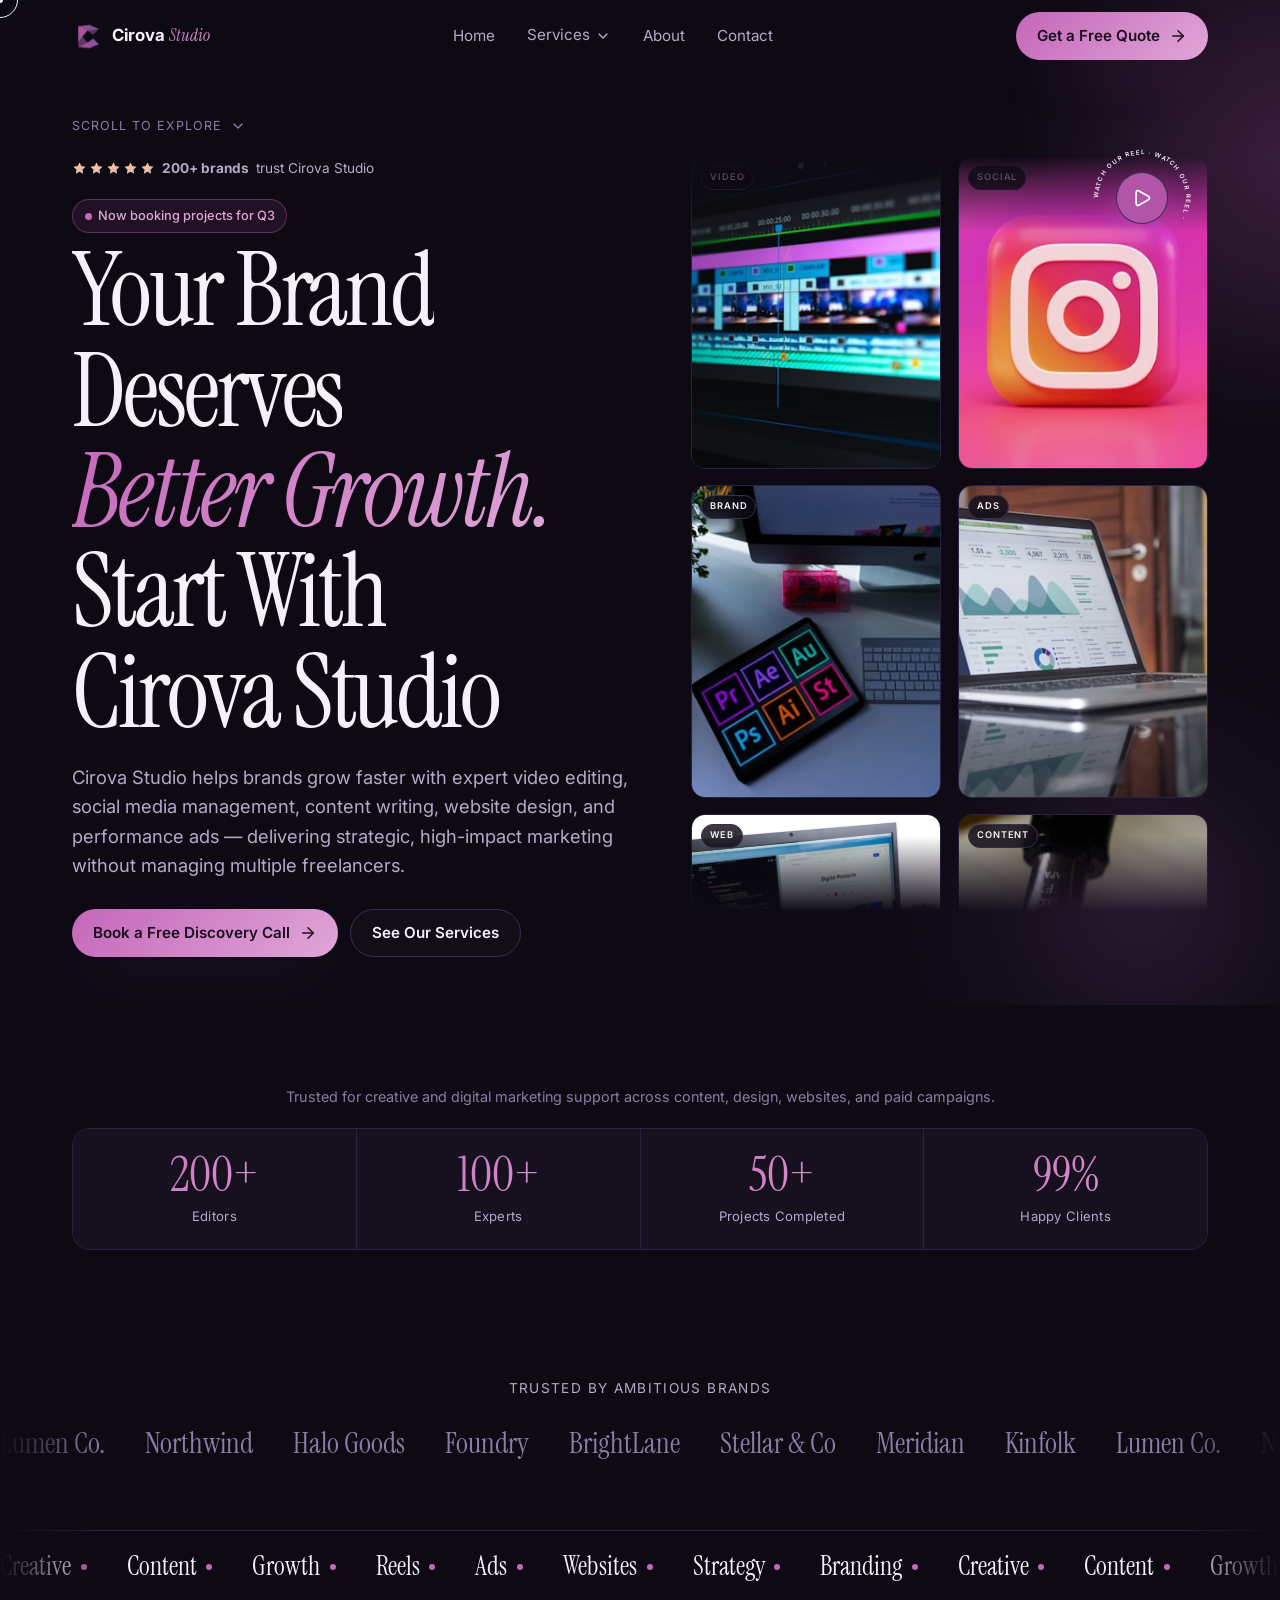
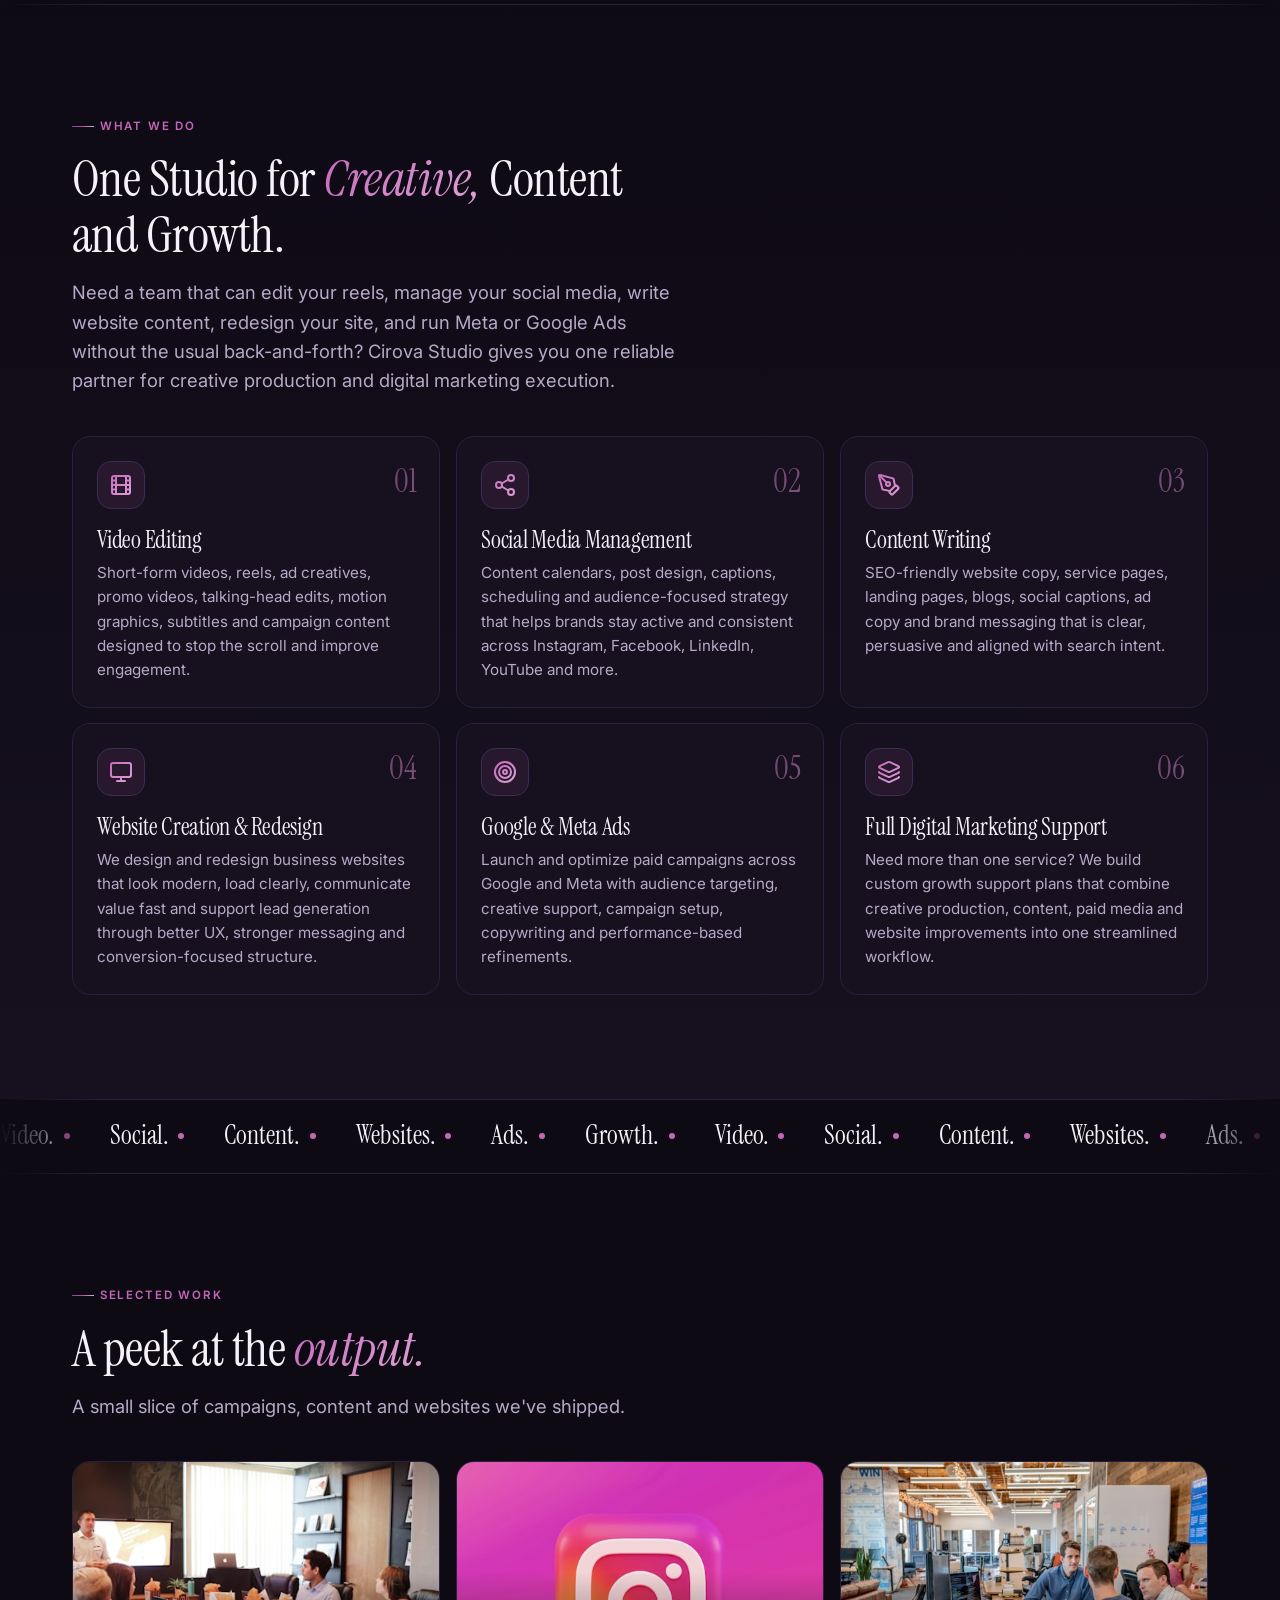
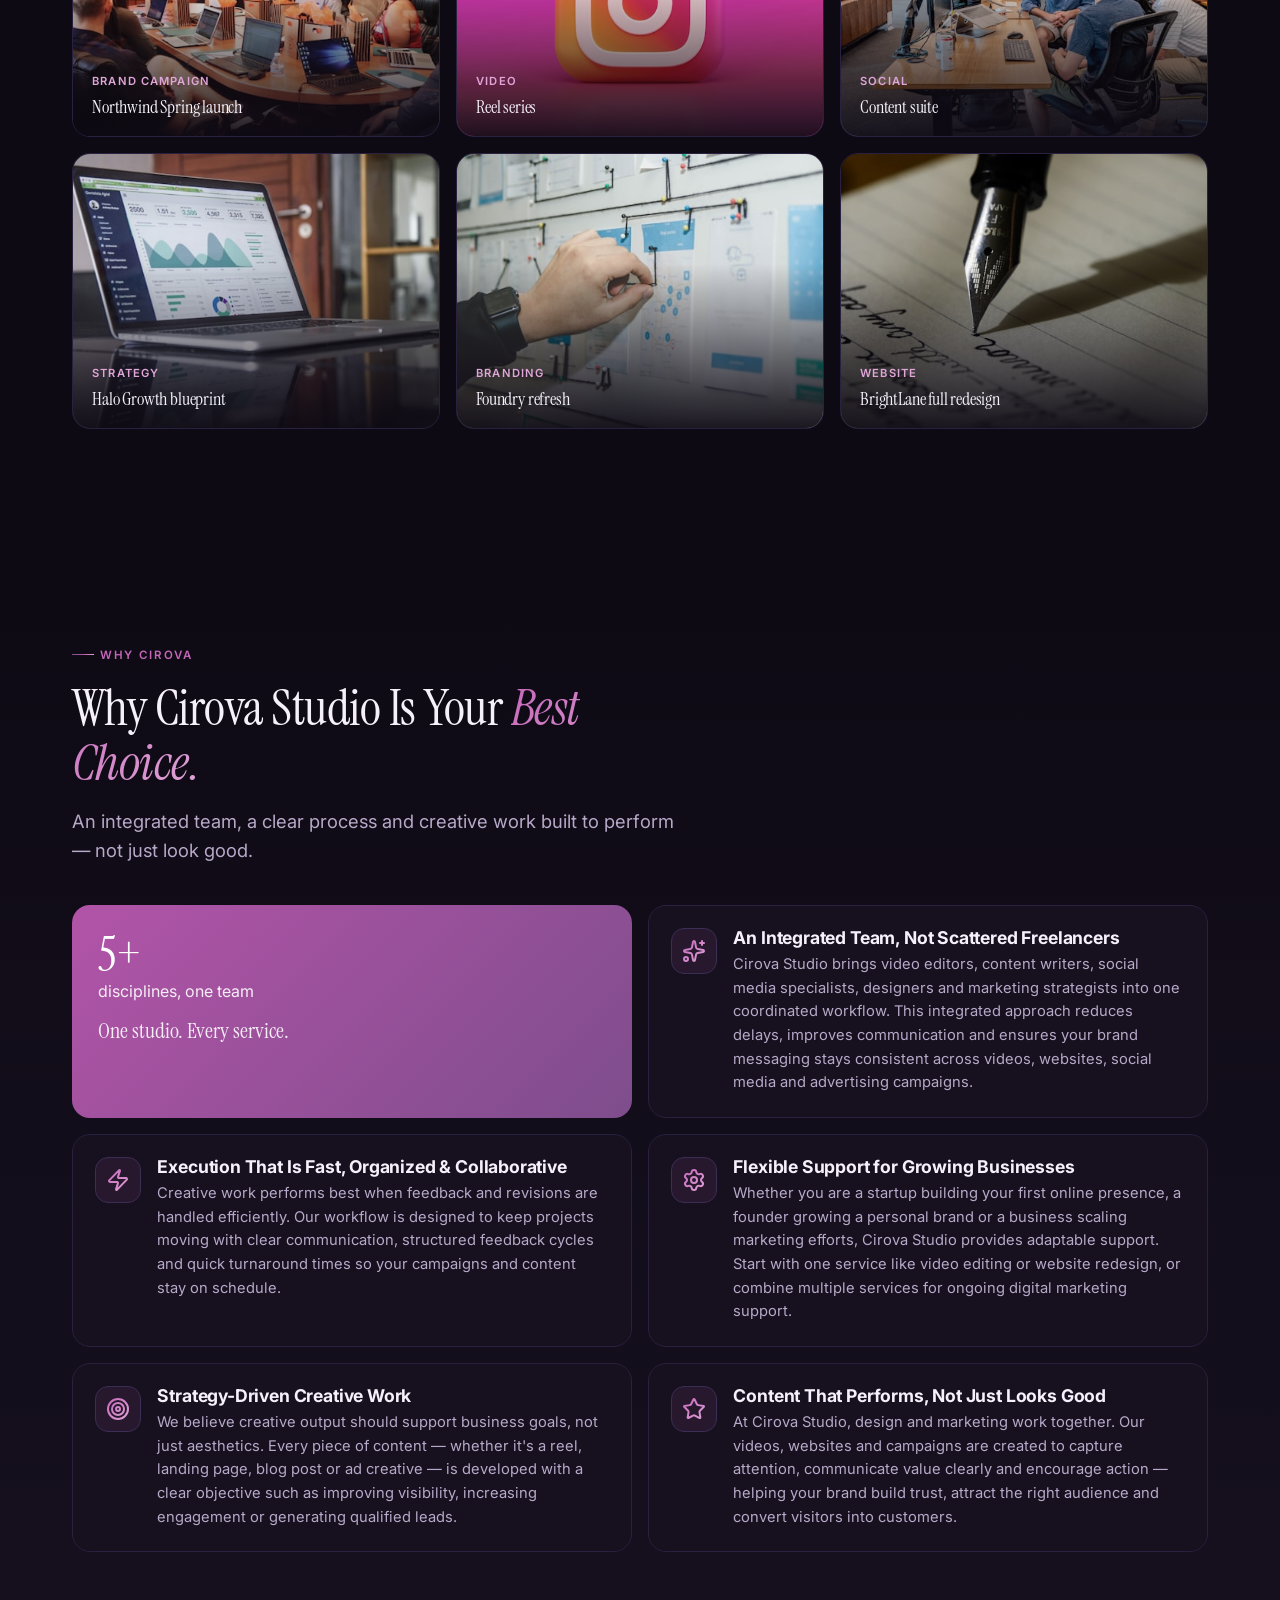
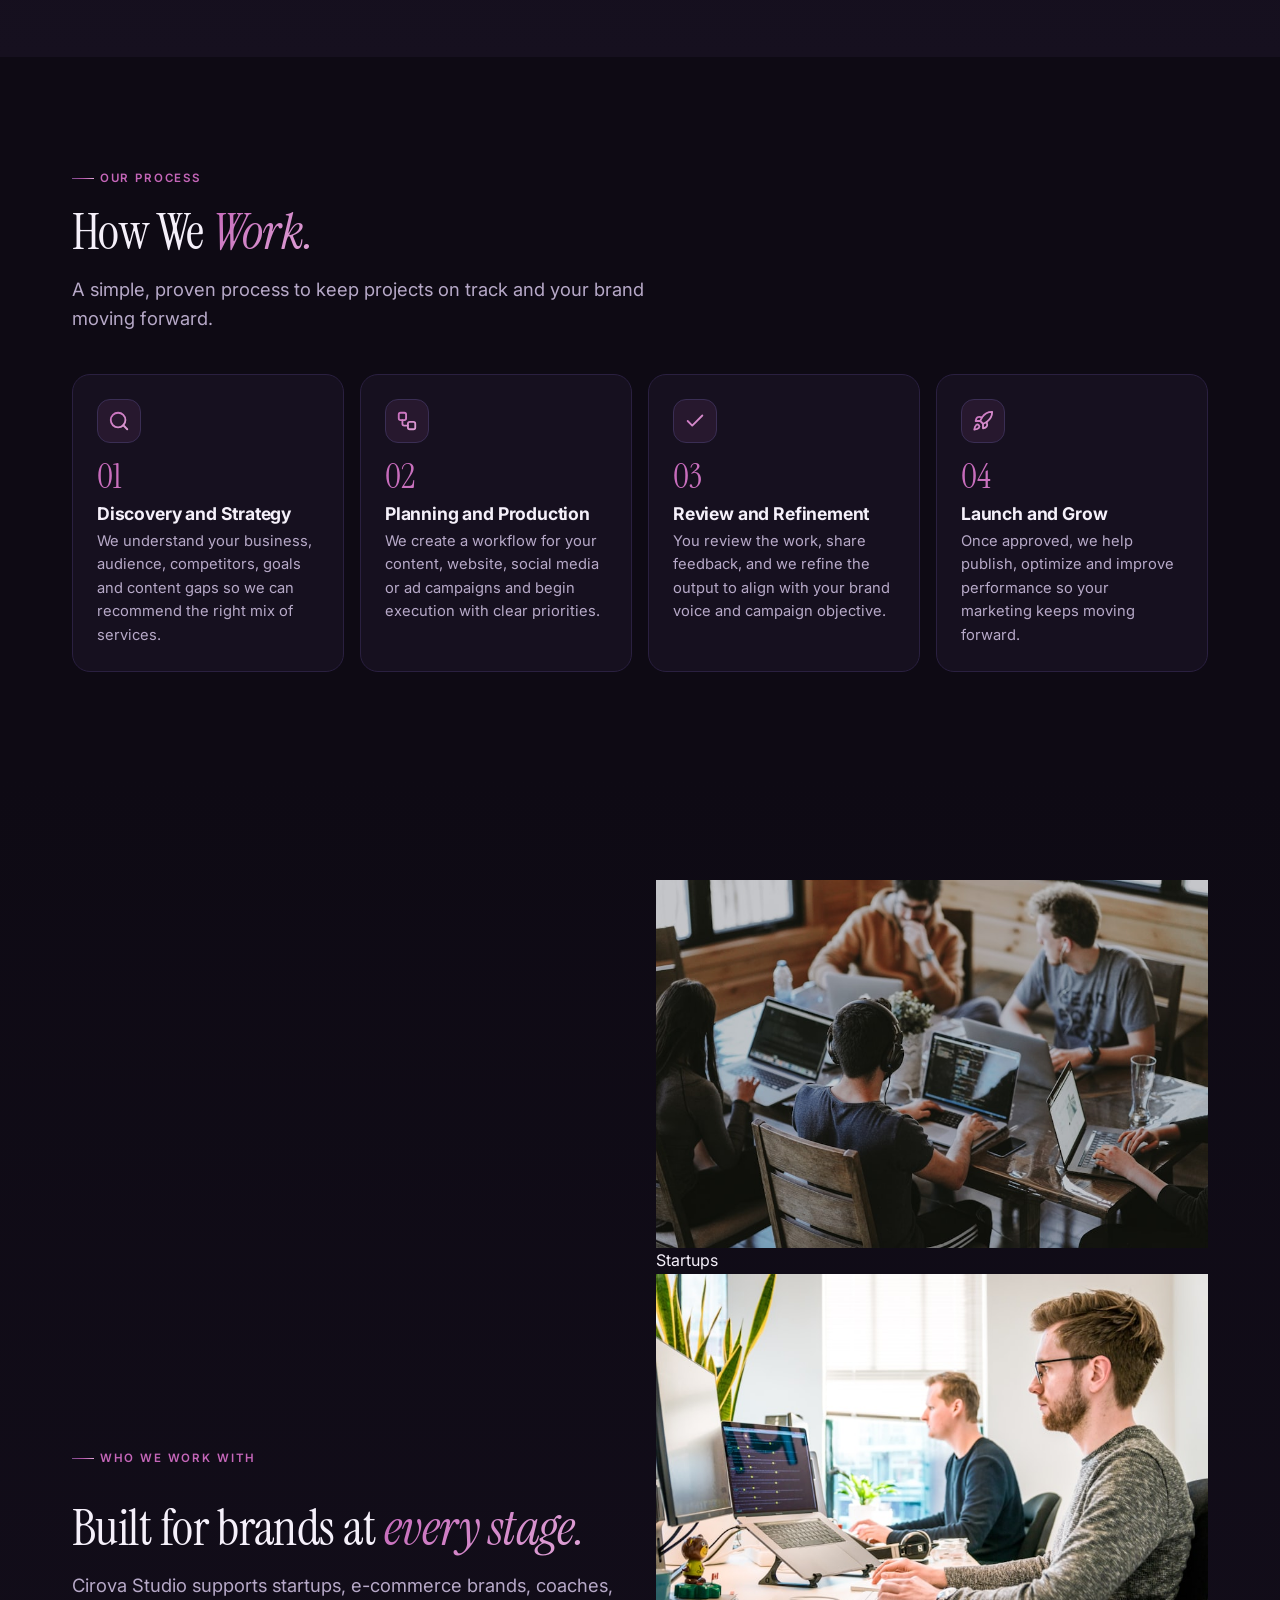
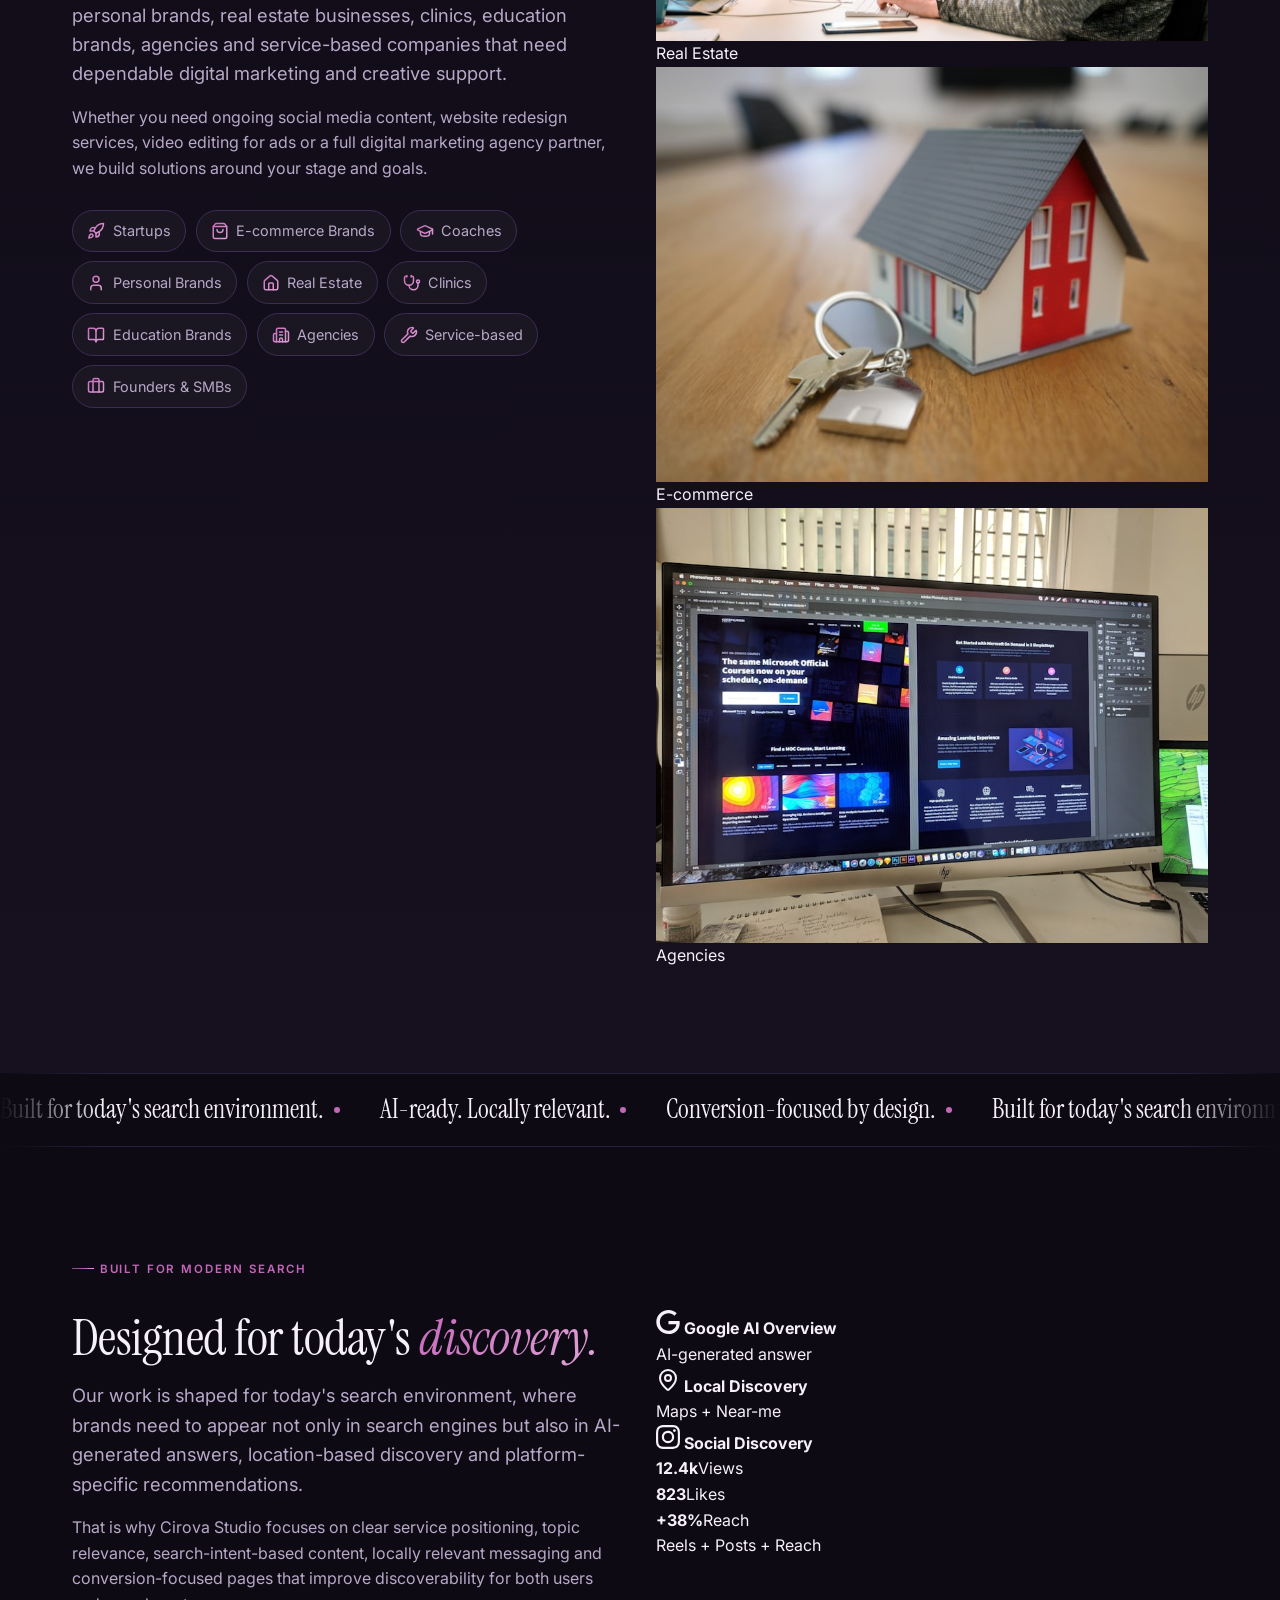
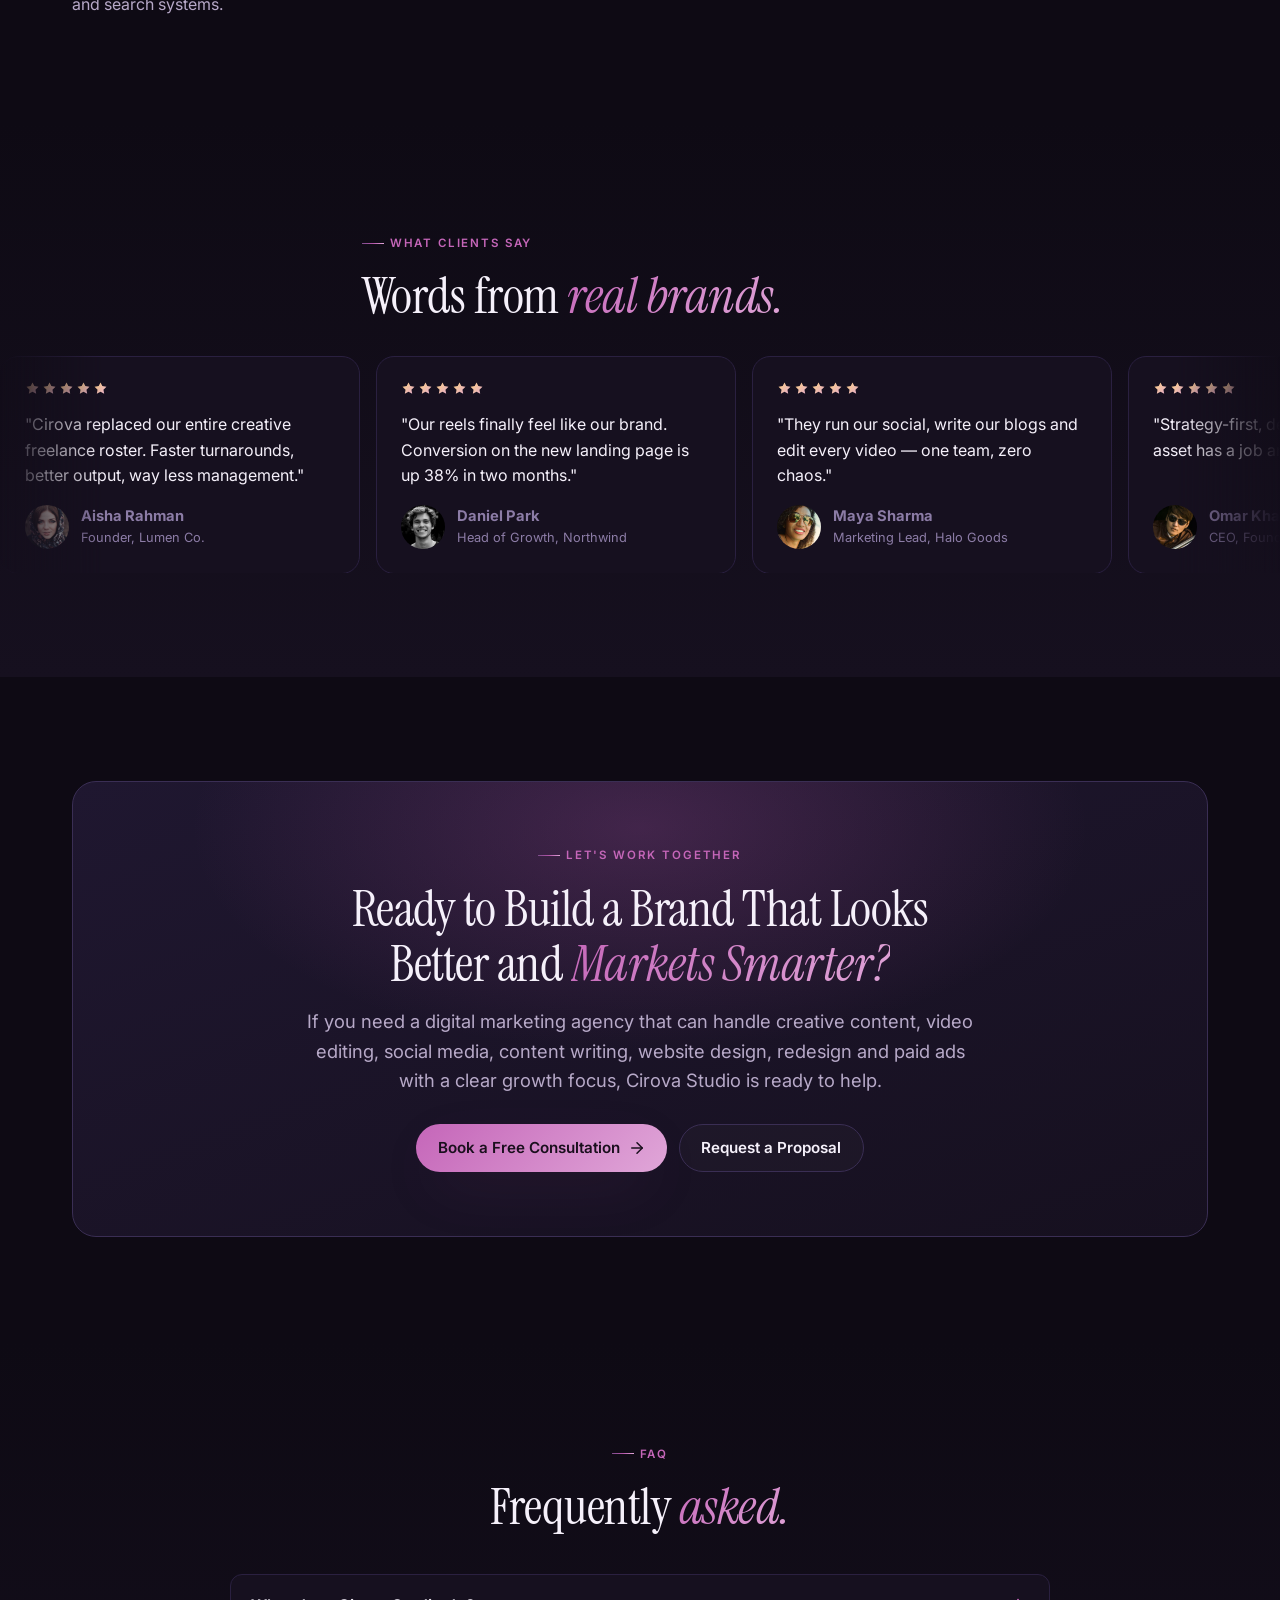
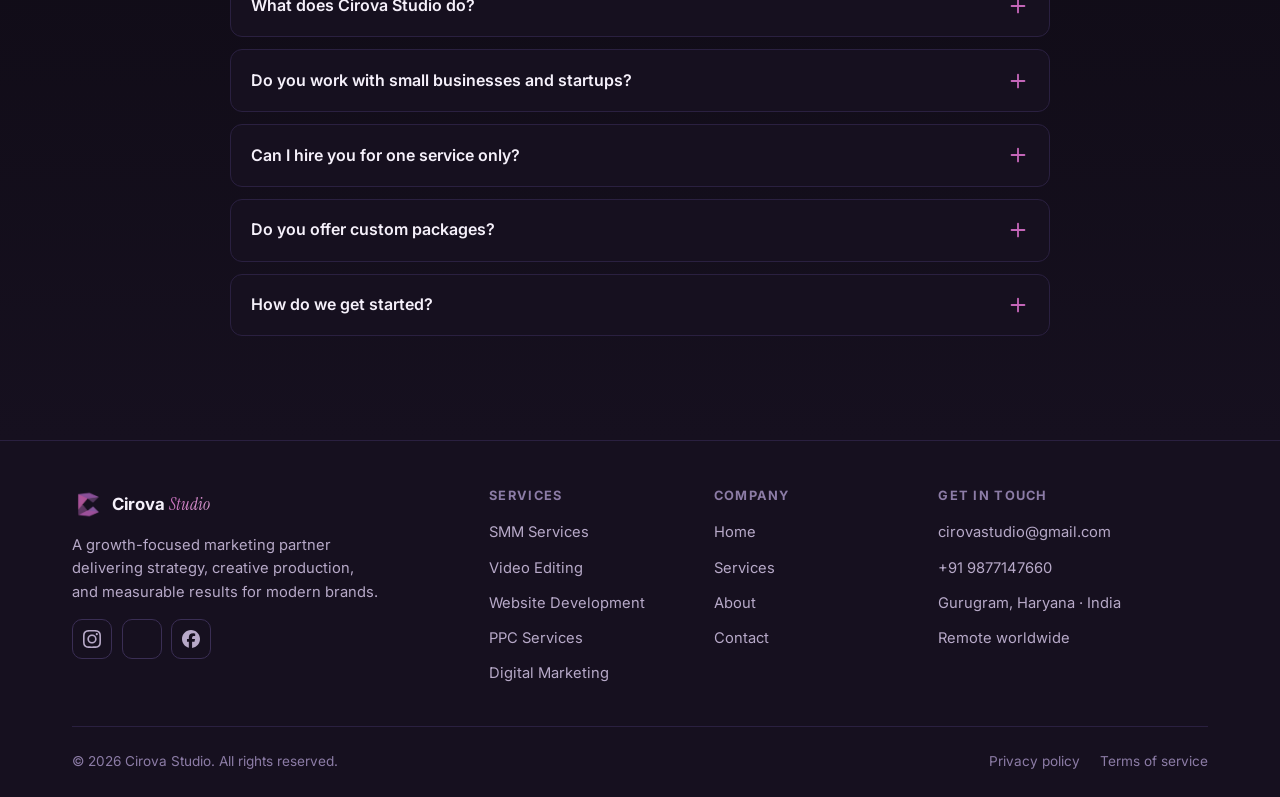
<file: index.html>
<!DOCTYPE html>
<html lang="en">
<head>
<meta charset="UTF-8">
<meta name="viewport" content="width=device-width, initial-scale=1.0">
<meta name="theme-color" content="#0E0A14">
<title>Cirova Studio | Video Editing, SMM, Content Writing & Website Design Agency</title>
<meta name="description" content="Cirova Studio is a digital marketing agency offering video editing, social media management, content writing, website design, and more for growing brands.">
<link rel="canonical" href="https://cirova-studio.vercel.app/index.html">
<meta property="og:title" content="Cirova Studio | Creative, Content & Growth">
<meta property="og:description" content="One studio for video editing, social media, content, websites and performance ads.">
<meta property="og:type" content="website">
<meta property="og:image" content="https://cirova-studio.vercel.app/assets/img/cs-logo.png">
<link rel="icon" type="image/png" href="assets/img/cs-logo.png">
<link rel="apple-touch-icon" href="assets/img/cs-logo.png">
<link rel="preconnect" href="https://fonts.googleapis.com">
<link rel="preconnect" href="https://fonts.gstatic.com" crossorigin>
<link href="https://fonts.googleapis.com/css2?family=Instrument+Serif:ital@0;1&family=Inter:wght@300;400;500;600;700;800&family=JetBrains+Mono:wght@400;500&display=swap" rel="stylesheet">
<link rel="stylesheet" href="assets/css/style.css">
</head>
<body>

<!-- Global animation layer (loader + custom cursor + scroll progress) -->
<div class="scroll-progress" id="scrollProgress"></div>
<div class="cursor-dot" id="cursorDot" aria-hidden="true"></div>
<div class="cursor-ring" id="cursorRing" aria-hidden="true"></div>
<div class="page-loader" id="pageLoader"><img src="assets/img/cs-logo.png" alt="Loading Cirova Studio" width="80" height="80"></div>

<!-- SECTION: HEADER (shared template part) -->
<header class="site-header">
  <div class="container nav">
    <a class="brand" href="index.html" aria-label="Cirova Studio home">
      <img src="assets/img/cs-logo.png" alt="Cirova Studio logo" width="30" height="30">
      <span><b>Cirova</b> <i>Studio</i></span>
    </a>

    <!-- desktop nav -->
    <nav class="nav-desktop" aria-label="Primary">
      <ul class="nav-desktop">
        <li><a href="index.html">Home</a></li>
        <li class="has-drop">
          <a class="nav-link" href="#">Services <span class="icon i-chevron-down" aria-hidden="true"></span></a>
          <div class="dropdown">
            <a href="smm-services.html"><span class="svc-badge">SM</span><span class="svc-meta"><b>SMM Services</b><span>Social media management &amp; growth</span></span></a>
            <a href="video-editing-services.html"><span class="svc-badge">VE</span><span class="svc-meta"><b>Video Editing</b><span>Premiere Pro, color grade, motion</span></span></a>
            <a href="website-development.html"><span class="svc-badge">WD</span><span class="svc-meta"><b>Website Development</b><span>Fast, scalable, SEO-ready websites</span></span></a>
            <a href="ppc-services.html"><span class="svc-badge">PPC</span><span class="svc-meta"><b>PPC Services</b><span>Google &amp; Meta paid campaigns</span></span></a>
            <a href="digital-marketing-services.html"><span class="svc-badge">DM</span><span class="svc-meta"><b>Digital Marketing</b><span>Full-funnel growth strategy</span></span></a>
          </div>
        </li>
        <li><a href="about.html">About</a></li>
        <li><a href="contact.html">Contact</a></li>
      </ul>
    </nav>
    <a class="btn btn--primary nav-cta" href="contact.html">Get a Free Quote <span class="icon i-arrow-right" aria-hidden="true"></span></a>

    <!-- hamburger -->
    <button class="hamburger" data-nav-open aria-label="Open menu" aria-controls="mobileNav" aria-expanded="false">
      <span class="icon i-menu" aria-hidden="true"></span>
    </button>
  </div>
</header>

<!-- SECTION: MOBILE NAV -->
<div class="mobile-nav" id="mobileNav" aria-hidden="true">
  <div class="container">
    <div class="mobile-nav__top">
      <a class="brand" href="index.html"><img src="assets/img/cs-logo.png" alt="Cirova Studio logo" width="30" height="30"><span><b>Cirova</b> <i>Studio</i></span></a>
      <button class="mobile-nav__close" data-nav-close aria-label="Close menu"><span class="icon i-x" aria-hidden="true"></span></button>
    </div>
    <ul class="mobile-nav__links">
      <li><a href="index.html">Home</a></li>
      <li class="m-acc">
        <button class="m-acc__btn" aria-expanded="false">Services <span class="icon i-chevron-down" aria-hidden="true"></span></button>
        <div class="m-acc__panel">
          <div class="m-acc__list">
            <a href="smm-services.html"><span class="svc-badge">SM</span><span class="svc-meta"><b>SMM Services</b><span>Social media management &amp; growth</span></span></a>
            <a href="video-editing-services.html"><span class="svc-badge">VE</span><span class="svc-meta"><b>Video Editing</b><span>Premiere Pro, color grade, motion</span></span></a>
            <a href="website-development.html"><span class="svc-badge">WD</span><span class="svc-meta"><b>Website Development</b><span>Fast, scalable, SEO-ready websites</span></span></a>
            <a href="ppc-services.html"><span class="svc-badge">PPC</span><span class="svc-meta"><b>PPC Services</b><span>Google &amp; Meta paid campaigns</span></span></a>
            <a href="digital-marketing-services.html"><span class="svc-badge">DM</span><span class="svc-meta"><b>Digital Marketing</b><span>Full-funnel growth strategy</span></span></a>
          </div>
        </div>
      </li>
      <li><a href="about.html">About</a></li>
      <li><a href="contact.html">Contact</a></li>
    </ul>
    <a class="btn btn--primary btn--block mobile-nav__cta" href="contact.html">Get a Free Quote</a>
  </div>
</div>

<main>

<!-- SECTION: HERO -->
<section class="hero" id="top">
  <span class="hero__blob" aria-hidden="true"></span>
  <span class="hero__blob-2" aria-hidden="true"></span>
  <div class="container hero__inner">
    <div class="hero__copy">
      <span class="scroll-hint">Scroll to explore <span class="icon i-chevron-down" aria-hidden="true"></span></span>
      <div class="hero__rating">
        <span class="rating"><span class="stars" aria-label="5 out of 5 stars">
          <span class="icon i-star-filled"></span><span class="icon i-star-filled"></span><span class="icon i-star-filled"></span><span class="icon i-star-filled"></span><span class="icon i-star-filled"></span>
        </span> <b>200+ brands</b> trust Cirova Studio</span>
      </div>
      <span class="badge-status"><span class="dot"></span> Now booking projects for Q3</span>
      <h1 class="h1">
        <span class="word"><span>Your Brand</span></span>
        <span class="word"><span>Deserves</span></span><br>
        <span class="word"><span class="grad-text">Better Growth.</span></span><br>
        <span class="word"><span>Start With</span></span>
        <span class="word"><span>Cirova Studio</span></span>
      </h1>
      <p class="lead">Cirova Studio helps brands grow faster with expert video editing, social media management, content writing, website design, and performance ads — delivering strategic, high-impact marketing without managing multiple freelancers.</p>
      <div class="btn-row">
        <a class="btn btn--primary" href="contact.html">Book a Free Discovery Call <span class="icon i-arrow-right" aria-hidden="true"></span></a>
        <a class="btn btn--ghost" href="#services">See Our Services</a>
      </div>
    </div>

    <div class="hero__visual">
      <!-- rotating "watch our reel" disc -->
      <a href="#work" class="hero-reel" aria-label="Watch our reel">
        <span class="hero-reel__spin" aria-hidden="true">
          <svg viewBox="0 0 200 200">
            <defs><path id="reelCircle" d="M 100,100 m -78,0 a 78,78 0 1,1 156,0 a 78,78 0 1,1 -156,0"/></defs>
            <text><textPath href="#reelCircle">WATCH OUR REEL &middot; WATCH OUR REEL &middot; </textPath></text>
          </svg>
        </span>
        <span class="hero-reel__center"><span class="icon i-play" aria-hidden="true"></span></span>
      </a>

      <!-- two columns of cards streaming vertically (signature element) -->
      <div class="hero-stream" aria-hidden="true">
        <div class="hero-stream__col">
          <div class="hero-scard"><span class="tag">Video</span><img src="assets/img/u-1574717024653-500.jpg" alt="" loading="lazy" width="500" height="625"></div>
          <div class="hero-scard"><span class="tag">Brand</span><img src="assets/img/u-1626785774573-500.jpg" alt="" loading="lazy" width="500" height="625"></div>
          <div class="hero-scard"><span class="tag">Web</span><img src="assets/img/u-1547658719-500.jpg" alt="" loading="lazy" width="500" height="625"></div>
          <div class="hero-scard"><span class="tag">Reels</span><img src="assets/img/u-1611162617213-500.jpg" alt="" loading="lazy" width="500" height="625"></div>
          <div class="hero-scard"><span class="tag">Design</span><img src="assets/img/u-1556761175-500.jpg" alt="" loading="lazy" width="500" height="625"></div>
          <div class="hero-scard"><span class="tag">Edit</span><img src="assets/img/u-1542744173-500.jpg" alt="" loading="lazy" width="500" height="625"></div>
          <!-- duplicate for seamless loop -->
          <div class="hero-scard"><span class="tag">Video</span><img src="assets/img/u-1574717024653-500.jpg" alt="" loading="lazy" width="500" height="625"></div>
          <div class="hero-scard"><span class="tag">Brand</span><img src="assets/img/u-1626785774573-500.jpg" alt="" loading="lazy" width="500" height="625"></div>
          <div class="hero-scard"><span class="tag">Web</span><img src="assets/img/u-1547658719-500.jpg" alt="" loading="lazy" width="500" height="625"></div>
          <div class="hero-scard"><span class="tag">Reels</span><img src="assets/img/u-1611162617213-500.jpg" alt="" loading="lazy" width="500" height="625"></div>
          <div class="hero-scard"><span class="tag">Design</span><img src="assets/img/u-1556761175-500.jpg" alt="" loading="lazy" width="500" height="625"></div>
          <div class="hero-scard"><span class="tag">Edit</span><img src="assets/img/u-1542744173-500.jpg" alt="" loading="lazy" width="500" height="625"></div>
        </div>
        <div class="hero-stream__col down">
          <div class="hero-scard"><span class="tag">Social</span><img src="assets/img/u-1611162616305-500.jpg" alt="" loading="lazy" width="500" height="625"></div>
          <div class="hero-scard"><span class="tag">Ads</span><img src="assets/img/u-1460925895917-500.jpg" alt="" loading="lazy" width="500" height="625"></div>
          <div class="hero-scard"><span class="tag">Content</span><img src="assets/img/u-1455390582262-500.jpg" alt="" loading="lazy" width="500" height="625"></div>
          <div class="hero-scard"><span class="tag">Strategy</span><img src="assets/img/u-1521737711867-600.jpg" alt="" loading="lazy" width="600" height="750"></div>
          <div class="hero-scard"><span class="tag">Growth</span><img src="assets/img/u-1559028012-800.jpg" alt="" loading="lazy" width="800" height="1000"></div>
          <div class="hero-scard"><span class="tag">Studio</span><img src="assets/img/u-1551434678-800.jpg" alt="" loading="lazy" width="800" height="1000"></div>
          <!-- duplicate for seamless loop -->
          <div class="hero-scard"><span class="tag">Social</span><img src="assets/img/u-1611162616305-500.jpg" alt="" loading="lazy" width="500" height="625"></div>
          <div class="hero-scard"><span class="tag">Ads</span><img src="assets/img/u-1460925895917-500.jpg" alt="" loading="lazy" width="500" height="625"></div>
          <div class="hero-scard"><span class="tag">Content</span><img src="assets/img/u-1455390582262-500.jpg" alt="" loading="lazy" width="500" height="625"></div>
          <div class="hero-scard"><span class="tag">Strategy</span><img src="assets/img/u-1521737711867-600.jpg" alt="" loading="lazy" width="600" height="750"></div>
          <div class="hero-scard"><span class="tag">Growth</span><img src="assets/img/u-1559028012-800.jpg" alt="" loading="lazy" width="800" height="1000"></div>
          <div class="hero-scard"><span class="tag">Studio</span><img src="assets/img/u-1551434678-800.jpg" alt="" loading="lazy" width="800" height="1000"></div>
        </div>
      </div>
    </div>
  </div>
</section>

<!-- SECTION: STATS / TRUST -->
<section class="section section--tight">
  <div class="container">
    <p class="stats-note">Trusted for creative and digital marketing support across content, design, websites, and paid campaigns.</p>
    <div class="stats reveal" style="margin-top:1.25rem">
      <div class="stat"><div class="num" data-count="200">0<em>+</em></div><p>Editors</p></div>
      <div class="stat"><div class="num" data-count="100">0<em>+</em></div><p>Experts</p></div>
      <div class="stat"><div class="num" data-count="50">0<em>+</em></div><p>Projects Completed</p></div>
      <div class="stat"><div class="num" data-count="99">0<em>%</em></div><p>Happy Clients</p></div>
    </div>
  </div>
</section>

<!-- SECTION: BRAND MARQUEE -->
<section class="section--tight">
  <div class="container"><p class="center muted" style="font-size:.85rem;letter-spacing:.1em;text-transform:uppercase;margin-bottom:1.25rem">Trusted by ambitious brands</p></div>
  <div class="marquee marquee--brands">
    <div class="marquee__track">
      <span class="marquee__item">Lumen Co.</span><span class="marquee__item">Northwind</span><span class="marquee__item">Halo Goods</span><span class="marquee__item">Foundry</span><span class="marquee__item">BrightLane</span><span class="marquee__item">Stellar &amp; Co</span><span class="marquee__item">Meridian</span><span class="marquee__item">Kinfolk</span>
    </div>
  </div>
</section>

<!-- SECTION: KEYWORD MARQUEE -->
<div class="marquee marquee--keywords marquee--slow">
  <div class="marquee__track">
    <span class="marquee__item">Creative <span class="dot"></span></span><span class="marquee__item">Content <span class="dot"></span></span><span class="marquee__item">Growth <span class="dot"></span></span><span class="marquee__item">Reels <span class="dot"></span></span><span class="marquee__item">Ads <span class="dot"></span></span><span class="marquee__item">Websites <span class="dot"></span></span><span class="marquee__item">Strategy <span class="dot"></span></span><span class="marquee__item">Branding <span class="dot"></span></span>
  </div>
</div>

<!-- SECTION: SERVICES -->
<section class="section section--wash" id="services">
  <div class="container">
    <div class="section-head reveal">
      <span class="eyebrow">What We Do</span>
      <h2 class="h2">One Studio for <span class="grad-text">Creative,</span> Content and Growth.</h2>
      <p class="lead" style="margin-top:1rem">Need a team that can edit your reels, manage your social media, write website content, redesign your site, and run Meta or Google Ads without the usual back-and-forth? Cirova Studio gives you one reliable partner for creative production and digital marketing execution.</p>
    </div>

    <div class="grid grid--3" style="margin-top:2.5rem">
      <article class="card svc-card reveal"><span class="card__num">01</span><div class="card__icon"><span class="icon i-film"></span></div><h3>Video Editing</h3><p>Short-form videos, reels, ad creatives, promo videos, talking-head edits, motion graphics, subtitles and campaign content designed to stop the scroll and improve engagement.</p></article>
      <article class="card svc-card reveal"><span class="card__num">02</span><div class="card__icon"><span class="icon i-share-2"></span></div><h3>Social Media Management</h3><p>Content calendars, post design, captions, scheduling and audience-focused strategy that helps brands stay active and consistent across Instagram, Facebook, LinkedIn, YouTube and more.</p></article>
      <article class="card svc-card reveal"><span class="card__num">03</span><div class="card__icon"><span class="icon i-pen-tool"></span></div><h3>Content Writing</h3><p>SEO-friendly website copy, service pages, landing pages, blogs, social captions, ad copy and brand messaging that is clear, persuasive and aligned with search intent.</p></article>
      <article class="card svc-card reveal"><span class="card__num">04</span><div class="card__icon"><span class="icon i-monitor"></span></div><h3>Website Creation &amp; Redesign</h3><p>We design and redesign business websites that look modern, load clearly, communicate value fast and support lead generation through better UX, stronger messaging and conversion-focused structure.</p></article>
      <article class="card svc-card reveal"><span class="card__num">05</span><div class="card__icon"><span class="icon i-target"></span></div><h3>Google &amp; Meta Ads</h3><p>Launch and optimize paid campaigns across Google and Meta with audience targeting, creative support, campaign setup, copywriting and performance-based refinements.</p></article>
      <article class="card svc-card reveal"><span class="card__num">06</span><div class="card__icon"><span class="icon i-layers"></span></div><h3>Full Digital Marketing Support</h3><p>Need more than one service? We build custom growth support plans that combine creative production, content, paid media and website improvements into one streamlined workflow.</p></article>
    </div>
  </div>
</section>

<!-- SECTION: KEYWORD MARQUEE 2 -->
<div class="marquee marquee--keywords marquee--rev">
  <div class="marquee__track">
    <span class="marquee__item">Video. <span class="dot"></span></span><span class="marquee__item">Social. <span class="dot"></span></span><span class="marquee__item">Content. <span class="dot"></span></span><span class="marquee__item">Websites. <span class="dot"></span></span><span class="marquee__item">Ads. <span class="dot"></span></span><span class="marquee__item">Growth. <span class="dot"></span></span>
  </div>
</div>

<!-- SECTION: PORTFOLIO -->
<section class="section" id="work">
  <div class="container">
    <div class="section-head reveal">
      <span class="eyebrow">Selected work</span>
      <h2 class="h2">A peek at the <span class="grad-text">output.</span></h2>
      <p class="lead" style="margin-top:1rem">A small slice of campaigns, content and websites we've shipped.</p>
    </div>
    <div class="portfolio" style="margin-top:2.5rem">
      <a class="work reveal" href="#"><img src="assets/img/u-1542744173-500.jpg" alt="Brand campaign visuals" loading="lazy" width="500" height="375"><span class="work__overlay"><span class="work__tag">Brand campaign</span><h3>Northwind Spring launch</h3></span></a>
      <a class="work reveal" href="#"><img src="assets/img/u-1611162616305-500.jpg" alt="Reel series stills" loading="lazy" width="500" height="375"><span class="work__overlay"><span class="work__tag">Video</span><h3>Reel series</h3></span></a>
      <a class="work reveal" href="#"><img src="assets/img/u-1556761175-500.jpg" alt="Content suite layout" loading="lazy" width="500" height="375"><span class="work__overlay"><span class="work__tag">Social</span><h3>Content suite</h3></span></a>
      <a class="work reveal" href="#"><img src="assets/img/u-1460925895917-500.jpg" alt="Growth strategy blueprint" loading="lazy" width="500" height="375"><span class="work__overlay"><span class="work__tag">Strategy</span><h3>Halo Growth blueprint</h3></span></a>
      <a class="work reveal" href="#"><img src="assets/img/u-1531403009284-500.jpg" alt="Brand refresh visuals" loading="lazy" width="500" height="375"><span class="work__overlay"><span class="work__tag">Branding</span><h3>Foundry refresh</h3></span></a>
      <a class="work reveal" href="#"><img src="assets/img/u-1455390582262-500.jpg" alt="Website redesign mockup" loading="lazy" width="500" height="375"><span class="work__overlay"><span class="work__tag">Website</span><h3>BrightLane full redesign</h3></span></a>
    </div>
  </div>
</section>

<!-- SECTION: WHY CIROVA -->
<section class="section section--wash" id="why">
  <div class="container">
    <div class="section-head reveal">
      <span class="eyebrow">Why Cirova</span>
      <h2 class="h2">Why Cirova Studio Is Your <span class="grad-text">Best Choice.</span></h2>
      <p class="lead" style="margin-top:1rem">An integrated team, a clear process and creative work built to perform — not just look good.</p>
    </div>
    <div class="grid grid--2" style="margin-top:2.5rem">
      <div class="hl-card reveal"><div class="big">5+</div><p>disciplines, one team</p><p style="margin-top:.5rem;font-family:var(--font-display);font-size:1.4rem">One studio. Every service.</p></div>
      <div class="feature reveal"><div class="feature__icon"><span class="icon i-sparkles"></span></div><div><h3>An Integrated Team, Not Scattered Freelancers</h3><p>Cirova Studio brings video editors, content writers, social media specialists, designers and marketing strategists into one coordinated workflow. This integrated approach reduces delays, improves communication and ensures your brand messaging stays consistent across videos, websites, social media and advertising campaigns.</p></div></div>
      <div class="feature reveal"><div class="feature__icon"><span class="icon i-zap"></span></div><div><h3>Execution That Is Fast, Organized &amp; Collaborative</h3><p>Creative work performs best when feedback and revisions are handled efficiently. Our workflow is designed to keep projects moving with clear communication, structured feedback cycles and quick turnaround times so your campaigns and content stay on schedule.</p></div></div>
      <div class="feature reveal"><div class="feature__icon"><span class="icon i-settings"></span></div><div><h3>Flexible Support for Growing Businesses</h3><p>Whether you are a startup building your first online presence, a founder growing a personal brand or a business scaling marketing efforts, Cirova Studio provides adaptable support. Start with one service like video editing or website redesign, or combine multiple services for ongoing digital marketing support.</p></div></div>
      <div class="feature reveal"><div class="feature__icon"><span class="icon i-target"></span></div><div><h3>Strategy-Driven Creative Work</h3><p>We believe creative output should support business goals, not just aesthetics. Every piece of content — whether it's a reel, landing page, blog post or ad creative — is developed with a clear objective such as improving visibility, increasing engagement or generating qualified leads.</p></div></div>
      <div class="feature reveal"><div class="feature__icon"><span class="icon i-star"></span></div><div><h3>Content That Performs, Not Just Looks Good</h3><p>At Cirova Studio, design and marketing work together. Our videos, websites and campaigns are created to capture attention, communicate value clearly and encourage action — helping your brand build trust, attract the right audience and convert visitors into customers.</p></div></div>
    </div>
  </div>
</section>

<!-- SECTION: PROCESS -->
<section class="section" id="process">
  <div class="container">
    <div class="section-head reveal">
      <span class="eyebrow">Our Process</span>
      <h2 class="h2">How We <span class="grad-text">Work.</span></h2>
      <p class="lead" style="margin-top:1rem">A simple, proven process to keep projects on track and your brand moving forward.</p>
    </div>
    <div class="steps" style="margin-top:2.5rem">
      <div class="step reveal"><div class="step__icon"><span class="icon i-search"></span></div><div class="step__n">01</div><h3>Discovery and Strategy</h3><p>We understand your business, audience, competitors, goals and content gaps so we can recommend the right mix of services.</p></div>
      <div class="step reveal"><div class="step__icon"><span class="icon i-workflow"></span></div><div class="step__n">02</div><h3>Planning and Production</h3><p>We create a workflow for your content, website, social media or ad campaigns and begin execution with clear priorities.</p></div>
      <div class="step reveal"><div class="step__icon"><span class="icon i-check"></span></div><div class="step__n">03</div><h3>Review and Refinement</h3><p>You review the work, share feedback, and we refine the output to align with your brand voice and campaign objective.</p></div>
      <div class="step reveal"><div class="step__icon"><span class="icon i-rocket"></span></div><div class="step__n">04</div><h3>Launch and Grow</h3><p>Once approved, we help publish, optimize and improve performance so your marketing keeps moving forward.</p></div>
    </div>
  </div>
</section>

<!-- SECTION: AUDIENCE -->
<section class="section section--wash">
  <div class="container split">
    <div class="split__copy reveal">
      <span class="eyebrow">Who We Work With</span>
      <h2 class="h2">Built for brands at <span class="grad-text">every stage.</span></h2>
      <p class="lead" style="margin-top:1rem">Cirova Studio supports startups, e-commerce brands, coaches, personal brands, real estate businesses, clinics, education brands, agencies and service-based companies that need dependable digital marketing and creative support.</p>
      <p class="muted" style="margin-top:1rem">Whether you need ongoing social media content, website redesign services, video editing for ads or a full digital marketing agency partner, we build solutions around your stage and goals.</p>
      <div class="tag-cloud" style="margin-top:1.75rem">
        <span class="pill"><span class="icon i-rocket"></span> Startups</span>
        <span class="pill"><span class="icon i-shopping-bag"></span> E-commerce Brands</span>
        <span class="pill"><span class="icon i-graduation-cap"></span> Coaches</span>
        <span class="pill"><span class="icon i-user"></span> Personal Brands</span>
        <span class="pill"><span class="icon i-house"></span> Real Estate</span>
        <span class="pill"><span class="icon i-stethoscope"></span> Clinics</span>
        <span class="pill"><span class="icon i-book-open"></span> Education Brands</span>
        <span class="pill"><span class="icon i-building-2"></span> Agencies</span>
        <span class="pill"><span class="icon i-wrench"></span> Service-based</span>
        <span class="pill"><span class="icon i-briefcase"></span> Founders &amp; SMBs</span>
      </div>
    </div>
    <div class="split__visual reveal">
      <div class="aud-collage">
        <figure class="aud-photo p1"><img src="assets/img/u-1522071820081-900.jpg" alt="Startup team working together" loading="lazy" width="900" height="1125"><span class="lbl">Startups</span></figure>
        <figure class="aud-photo p2"><img src="assets/img/u-1551434678-800.jpg" alt="Real estate space" loading="lazy" width="800" height="1000"><span class="lbl">Real Estate</span></figure>
        <figure class="aud-photo p3"><img src="assets/img/u-1560518883-600.jpg" alt="E-commerce checkout" loading="lazy" width="600" height="750"><span class="lbl">E-commerce</span></figure>
        <figure class="aud-photo p4"><img src="assets/img/u-1559028012-800.jpg" alt="Agency analytics" loading="lazy" width="800" height="1000"><span class="lbl">Agencies</span></figure>
      </div>
    </div>
  </div>
</section>

<!-- SECTION: KEYWORD MARQUEE 3 -->
<div class="marquee marquee--keywords">
  <div class="marquee__track">
    <span class="marquee__item">Built for today's search environment. <span class="dot"></span></span><span class="marquee__item">AI-ready. Locally relevant. <span class="dot"></span></span><span class="marquee__item">Conversion-focused by design. <span class="dot"></span></span>
  </div>
</div>

<!-- SECTION: DISCOVERY -->
<section class="section">
  <div class="container split">
    <div class="split__copy reveal">
      <span class="eyebrow">Built for modern search</span>
      <h2 class="h2">Designed for today's <span class="grad-text">discovery.</span></h2>
      <p class="lead" style="margin-top:1rem">Our work is shaped for today's search environment, where brands need to appear not only in search engines but also in AI-generated answers, location-based discovery and platform-specific recommendations.</p>
      <p class="muted" style="margin-top:1rem">That is why Cirova Studio focuses on clear service positioning, topic relevance, search-intent-based content, locally relevant messaging and conversion-focused pages that improve discoverability for both users and search systems.</p>
    </div>
    <div class="split__visual reveal">
      <div class="disc-stack">
        <!-- Google AI Overview -->
        <article class="disc-card">
          <div class="disc-card__head">
            <span class="disc-card__logo"><span class="icon i-brand-google"></span></span>
            <b>Google AI Overview</b>
            <span class="disc-card__live" aria-hidden="true"></span>
          </div>
          <div class="sk-line w1"></div>
          <div class="sk-line w1"></div>
          <div class="sk-line w2"></div>
          <div class="sk-dots" aria-hidden="true"><i></i><i></i><i></i></div>
          <p class="disc-card__label">AI-generated answer</p>
        </article>
        <!-- Local Discovery -->
        <article class="disc-card">
          <div class="disc-card__head">
            <span class="disc-card__logo"><span class="icon i-map-pin"></span></span>
            <b>Local Discovery</b>
            <span class="disc-card__live" aria-hidden="true"></span>
          </div>
          <div class="radar" aria-hidden="true"><span class="radar__scan"></span><span class="radar__pin"></span></div>
          <p class="disc-card__label">Maps + Near-me</p>
        </article>
        <!-- Social Discovery -->
        <article class="disc-card">
          <div class="disc-card__head">
            <span class="disc-card__logo"><span class="icon i-brand-instagram"></span></span>
            <b>Social Discovery</b>
            <span class="disc-card__live" aria-hidden="true"></span>
          </div>
          <div class="disc-stats">
            <div class="disc-stat"><b>12.4k</b><span>Views</span></div>
            <div class="disc-stat"><b>823</b><span>Likes</span></div>
            <div class="disc-stat"><b>+38%</b><span>Reach</span></div>
          </div>
          <p class="disc-card__label">Reels + Posts + Reach</p>
        </article>
      </div>
    </div>
  </div>
</section>

<!-- SECTION: TESTIMONIALS -->
<section class="section section--wash">
  <div class="container section-head reveal">
    <span class="eyebrow">What clients say</span>
    <h2 class="h2">Words from <span class="grad-text">real brands.</span></h2>
  </div>
  <div class="marquee" style="margin-top:2rem">
    <div class="testi-track">
      <figure class="testi"><span class="stars" aria-hidden="true"><span class="icon i-star-filled"></span><span class="icon i-star-filled"></span><span class="icon i-star-filled"></span><span class="icon i-star-filled"></span><span class="icon i-star-filled"></span></span><p>"Cirova replaced our entire creative freelance roster. Faster turnarounds, better output, way less management."</p><figcaption class="testi__who"><img src="assets/img/avatar-47.jpg" alt="Aisha Rahman" loading="lazy" width="44" height="44"><span><b>Aisha Rahman</b><span>Founder, Lumen Co.</span></span></figcaption></figure>
      <figure class="testi"><span class="stars" aria-hidden="true"><span class="icon i-star-filled"></span><span class="icon i-star-filled"></span><span class="icon i-star-filled"></span><span class="icon i-star-filled"></span><span class="icon i-star-filled"></span></span><p>"Our reels finally feel like our brand. Conversion on the new landing page is up 38% in two months."</p><figcaption class="testi__who"><img src="assets/img/avatar-12.jpg" alt="Daniel Park" loading="lazy" width="44" height="44"><span><b>Daniel Park</b><span>Head of Growth, Northwind</span></span></figcaption></figure>
      <figure class="testi"><span class="stars" aria-hidden="true"><span class="icon i-star-filled"></span><span class="icon i-star-filled"></span><span class="icon i-star-filled"></span><span class="icon i-star-filled"></span><span class="icon i-star-filled"></span></span><p>"They run our social, write our blogs and edit every video — one team, zero chaos."</p><figcaption class="testi__who"><img src="assets/img/avatar-49.jpg" alt="Maya Sharma" loading="lazy" width="44" height="44"><span><b>Maya Sharma</b><span>Marketing Lead, Halo Goods</span></span></figcaption></figure>
      <figure class="testi"><span class="stars" aria-hidden="true"><span class="icon i-star-filled"></span><span class="icon i-star-filled"></span><span class="icon i-star-filled"></span><span class="icon i-star-filled"></span><span class="icon i-star-filled"></span></span><p>"Strategy-first, design-second. Every asset has a job and does it."</p><figcaption class="testi__who"><img src="assets/img/avatar-33.jpg" alt="Omar Khalid" loading="lazy" width="44" height="44"><span><b>Omar Khalid</b><span>CEO, Foundry</span></span></figcaption></figure>
    </div>
  </div>
</section>

<!-- SECTION: CTA -->
<section class="section" id="contact">
  <div class="container">
    <div class="cta reveal">
      <div class="cta__inner">
        <span class="eyebrow" style="justify-content:center;display:flex">Let's work together</span>
        <h2 class="h2">Ready to Build a Brand That Looks Better and <span class="grad-text">Markets Smarter?</span></h2>
        <p class="lead" style="margin:1rem auto 0">If you need a digital marketing agency that can handle creative content, video editing, social media, content writing, website design, redesign and paid ads with a clear growth focus, Cirova Studio is ready to help.</p>
        <div class="btn-row">
          <a class="btn btn--primary" href="contact.html">Book a Free Consultation <span class="icon i-arrow-right" aria-hidden="true"></span></a>
          <a class="btn btn--ghost" href="contact.html">Request a Proposal</a>
        </div>
      </div>
    </div>
  </div>
</section>

<!-- SECTION: FAQ -->
<section class="section section--wash" id="faq">
  <div class="container">
    <div class="section-head center reveal">
      <span class="eyebrow" style="justify-content:center;display:flex">FAQ</span>
      <h2 class="h2">Frequently <span class="grad-text">asked.</span></h2>
    </div>
    <div class="faq" style="margin-top:2.5rem">
      <div class="faq__item"><button class="faq__q" aria-expanded="false">What does Cirova Studio do? <span class="icon i-plus" aria-hidden="true"></span></button><div class="faq__a"><p>Cirova Studio offers video editing, social media management, content writing, website creation, website redesign, Google Ads, Meta Ads and broader digital marketing support for growing brands.</p></div></div>
      <div class="faq__item"><button class="faq__q" aria-expanded="false">Do you work with small businesses and startups? <span class="icon i-plus" aria-hidden="true"></span></button><div class="faq__a"><p>Yes. We work with startups, founders and small to mid-sized businesses that need quality creative and marketing support without building a full in-house team.</p></div></div>
      <div class="faq__item"><button class="faq__q" aria-expanded="false">Can I hire you for one service only? <span class="icon i-plus" aria-hidden="true"></span></button><div class="faq__a"><p>Yes. You can hire us for a single service like video editing or website redesign, or choose a bundled solution for ongoing digital growth support.</p></div></div>
      <div class="faq__item"><button class="faq__q" aria-expanded="false">Do you offer custom packages? <span class="icon i-plus" aria-hidden="true"></span></button><div class="faq__a"><p>Yes. We create tailored packages based on your monthly content needs, campaign goals and business stage.</p></div></div>
      <div class="faq__item"><button class="faq__q" aria-expanded="false">How do we get started? <span class="icon i-plus" aria-hidden="true"></span></button><div class="faq__a"><p>Book a strategy call, tell us about your business, and we will recommend the best service plan for your goals.</p></div></div>
    </div>
  </div>
</section>

</main>

<!-- SECTION: FOOTER (shared template part) -->
<footer class="footer">
  <div class="container">
    <div class="footer__grid">
      <div class="footer__brand">
        <a class="brand" href="index.html"><img src="assets/img/cs-logo.png" alt="Cirova Studio logo" width="30" height="30"><span><b>Cirova</b> <i>Studio</i></span></a>
        <p>A growth-focused marketing partner delivering strategy, creative production, and measurable results for modern brands.</p>
        <div class="socials">
          <a href="#" aria-label="Instagram"><span class="icon i-brand-instagram"></span></a>
          <a href="#" aria-label="LinkedIn"><span class="icon i-brand-linkedin"></span></a>
          <a href="#" aria-label="Facebook"><span class="icon i-brand-facebook"></span></a>
        </div>
      </div>
      <div class="footer__col"><h4>Services</h4><ul>
        <li><a href="smm-services.html">SMM Services</a></li>
        <li><a href="video-editing-services.html">Video Editing</a></li>
        <li><a href="website-development.html">Website Development</a></li>
        <li><a href="ppc-services.html">PPC Services</a></li>
        <li><a href="digital-marketing-services.html">Digital Marketing</a></li>
      </ul></div>
      <div class="footer__col"><h4>Company</h4><ul>
        <li><a href="index.html">Home</a></li>
        <li><a href="#services">Services</a></li>
        <li><a href="about.html">About</a></li>
        <li><a href="contact.html">Contact</a></li>
      </ul></div>
      <div class="footer__col"><h4>Get in touch</h4><ul>
        <li><a href="mailto:cirovastudio@gmail.com">cirovastudio@gmail.com</a></li>
        <li><a href="tel:+919877147660">+91 9877147660</a></li>
        <li><span>Gurugram, Haryana · India</span></li>
        <li><span>Remote worldwide</span></li>
      </ul></div>
    </div>
    <div class="footer__bottom">
      <span>© <span data-year>2026</span> Cirova Studio. All rights reserved.</span>
      <span class="links"><a href="#">Privacy policy</a><a href="#">Terms of service</a></span>
    </div>
  </div>
</footer>

<script src="assets/js/main.js"></script>
</body>
</html>
</file>
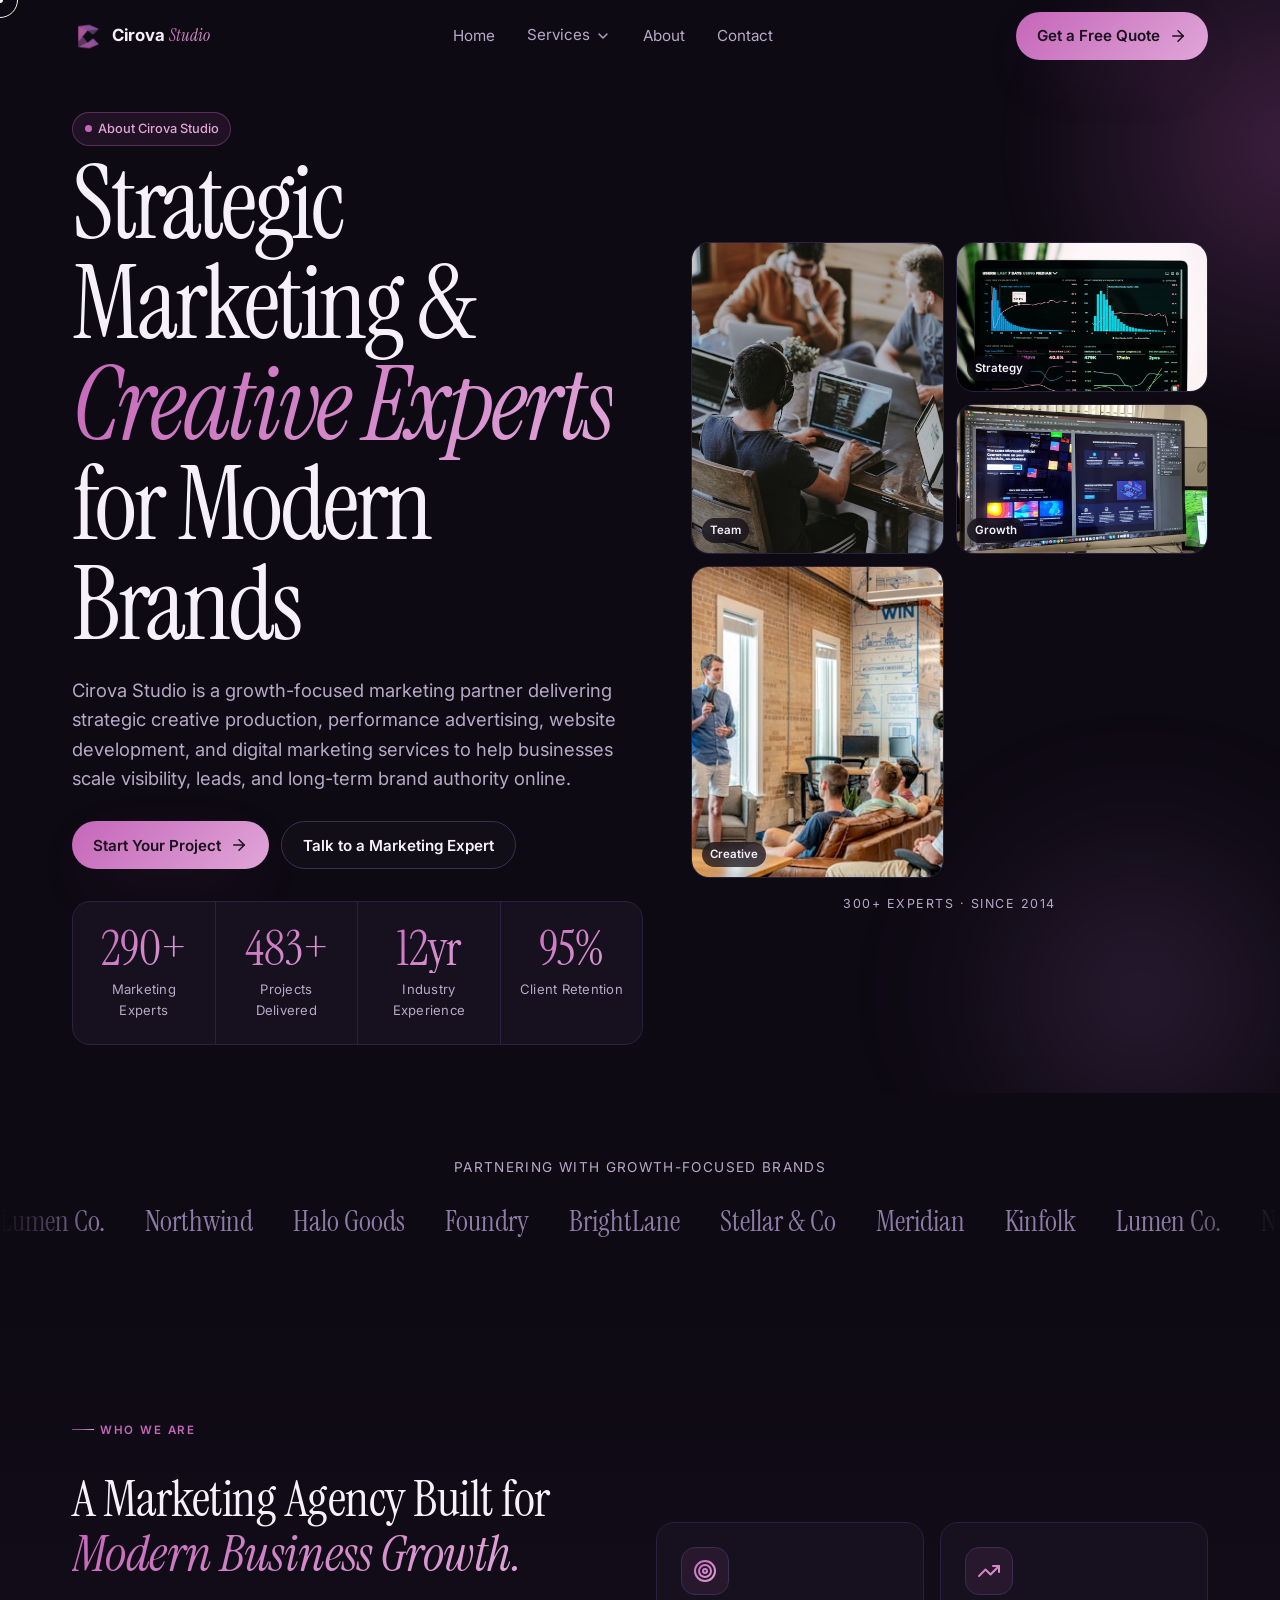
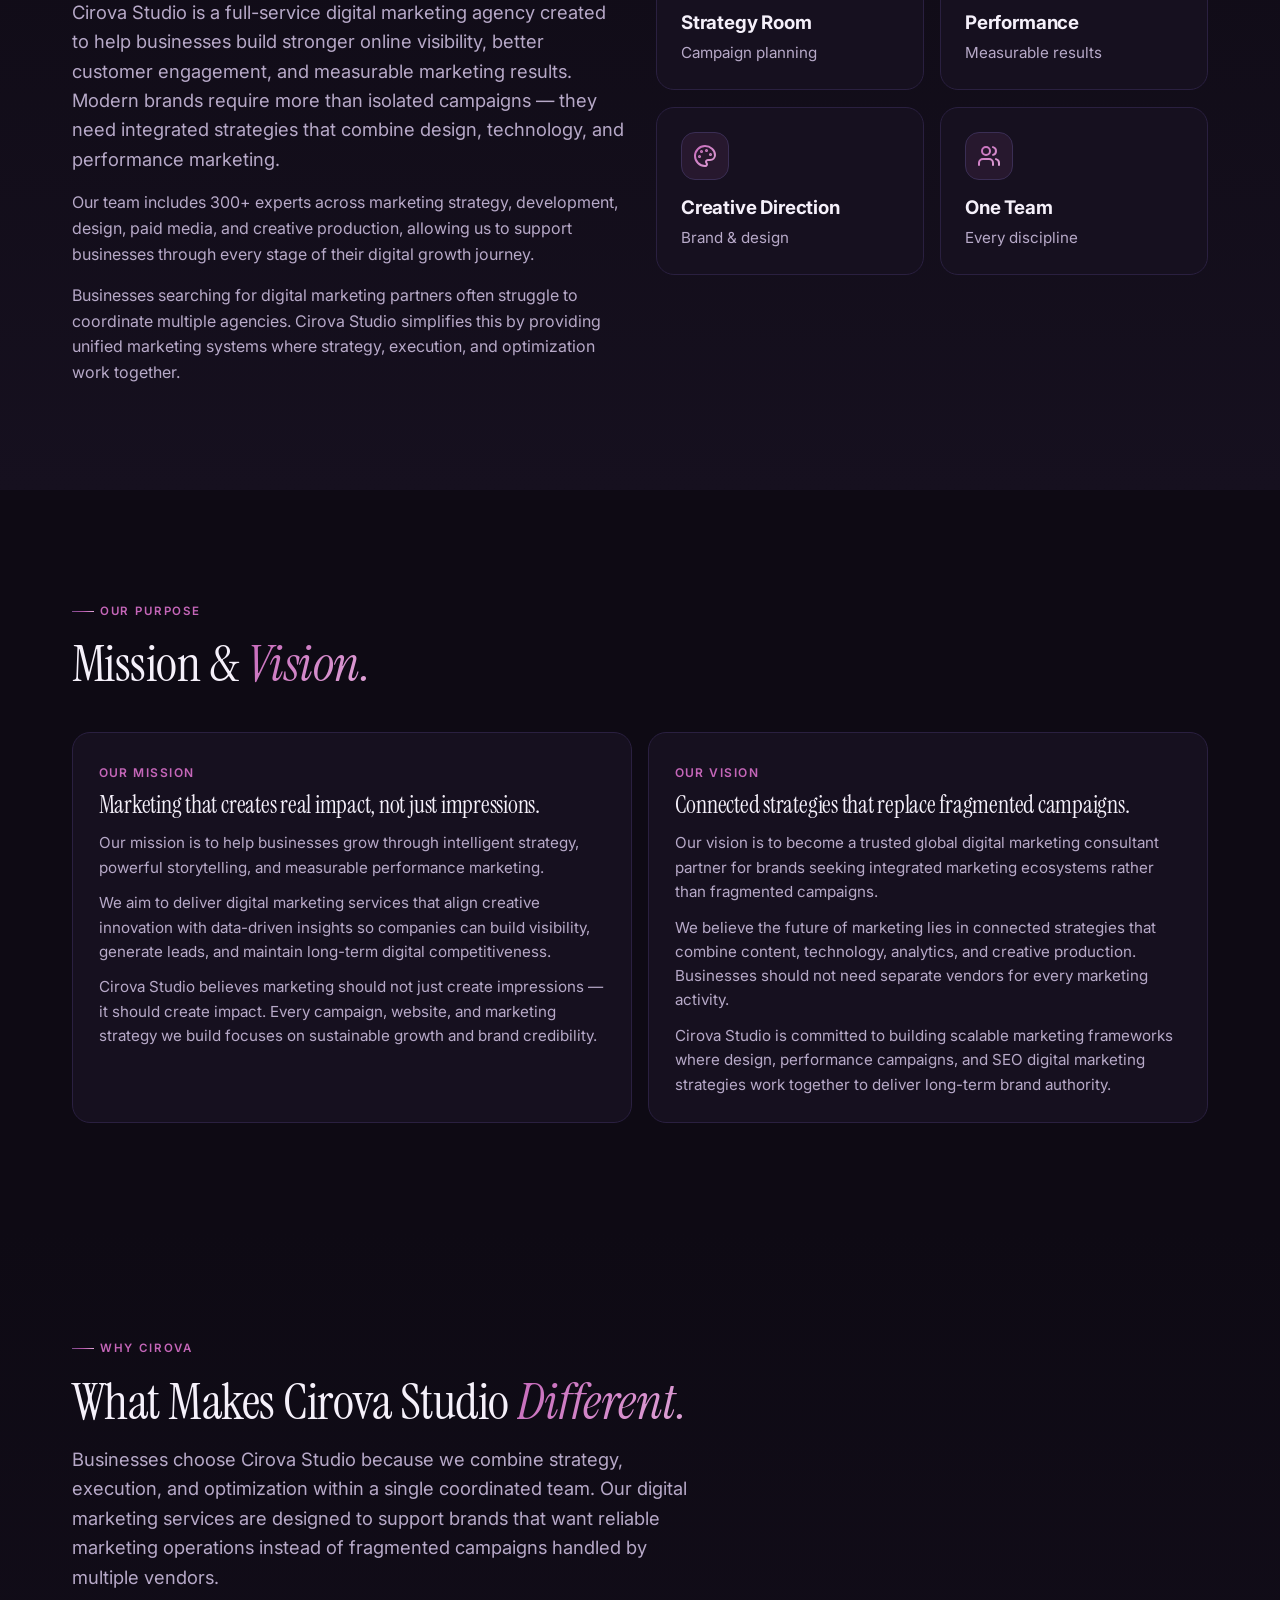
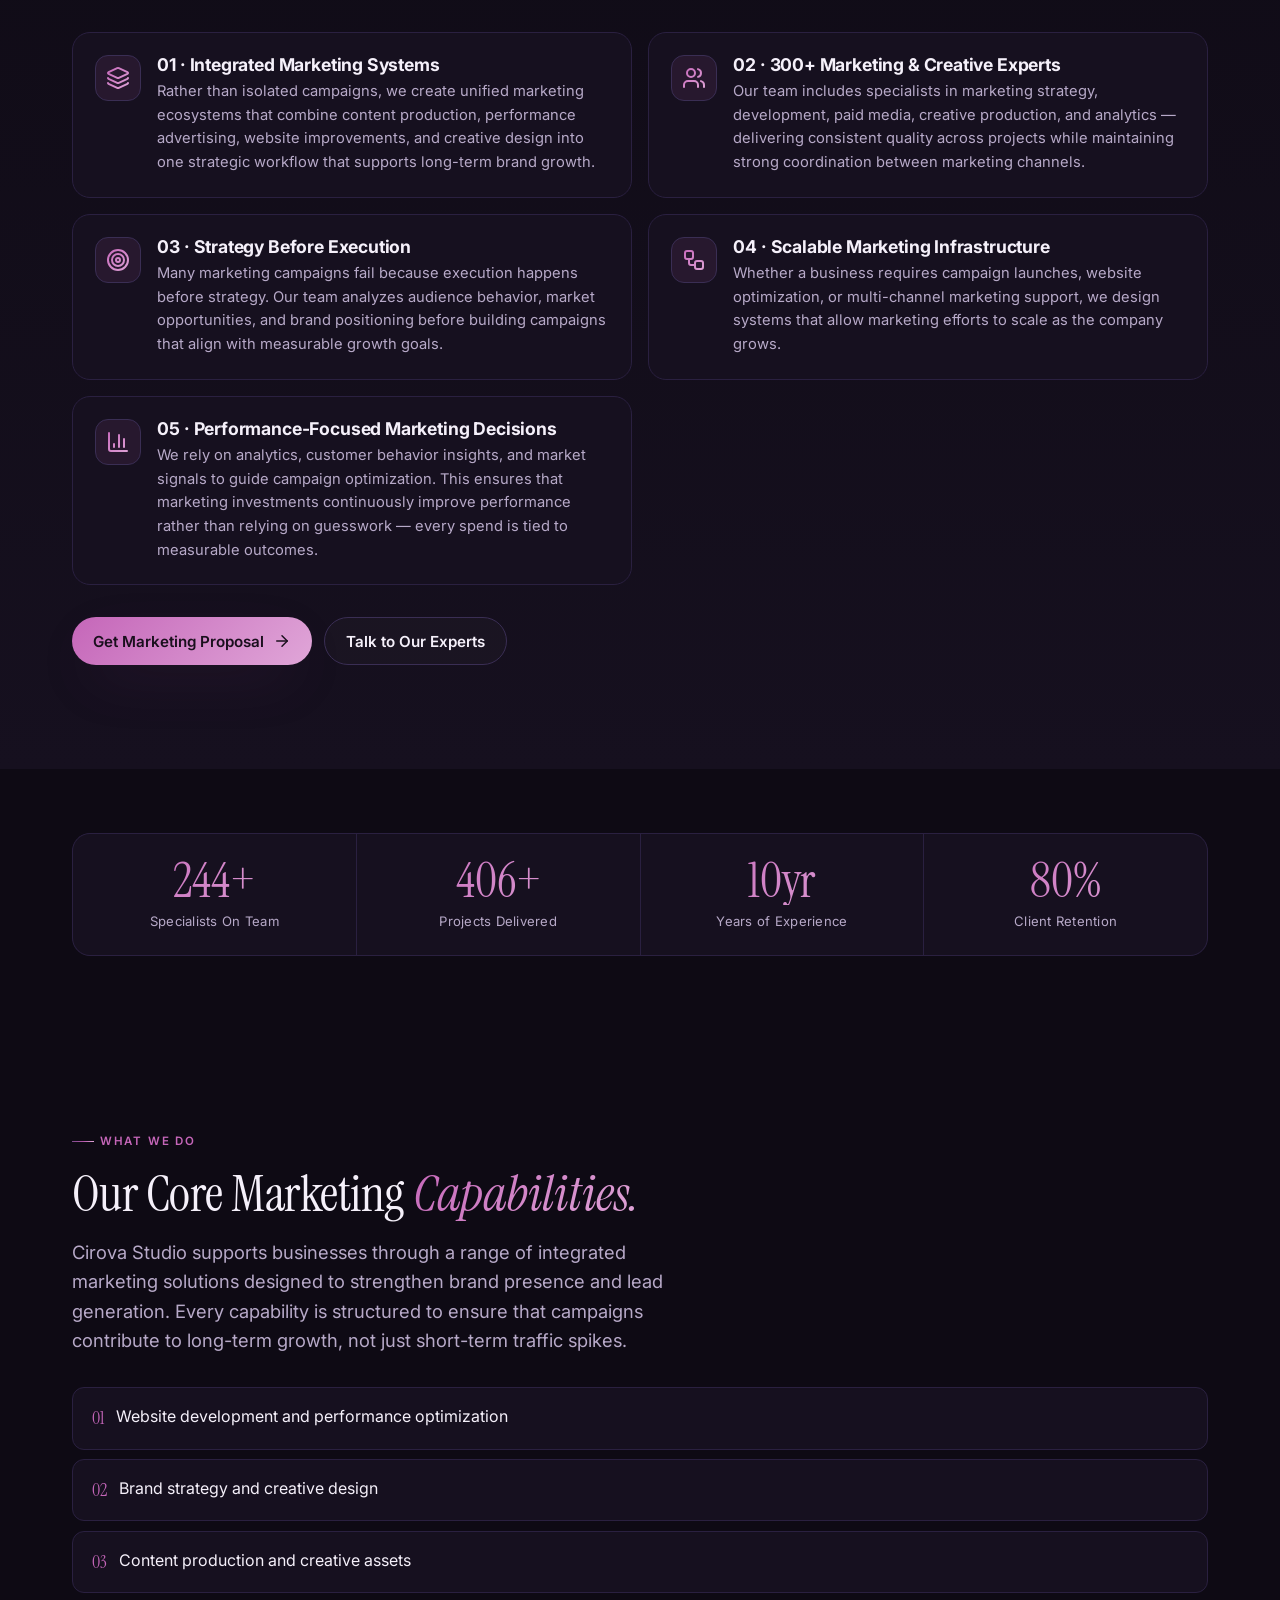
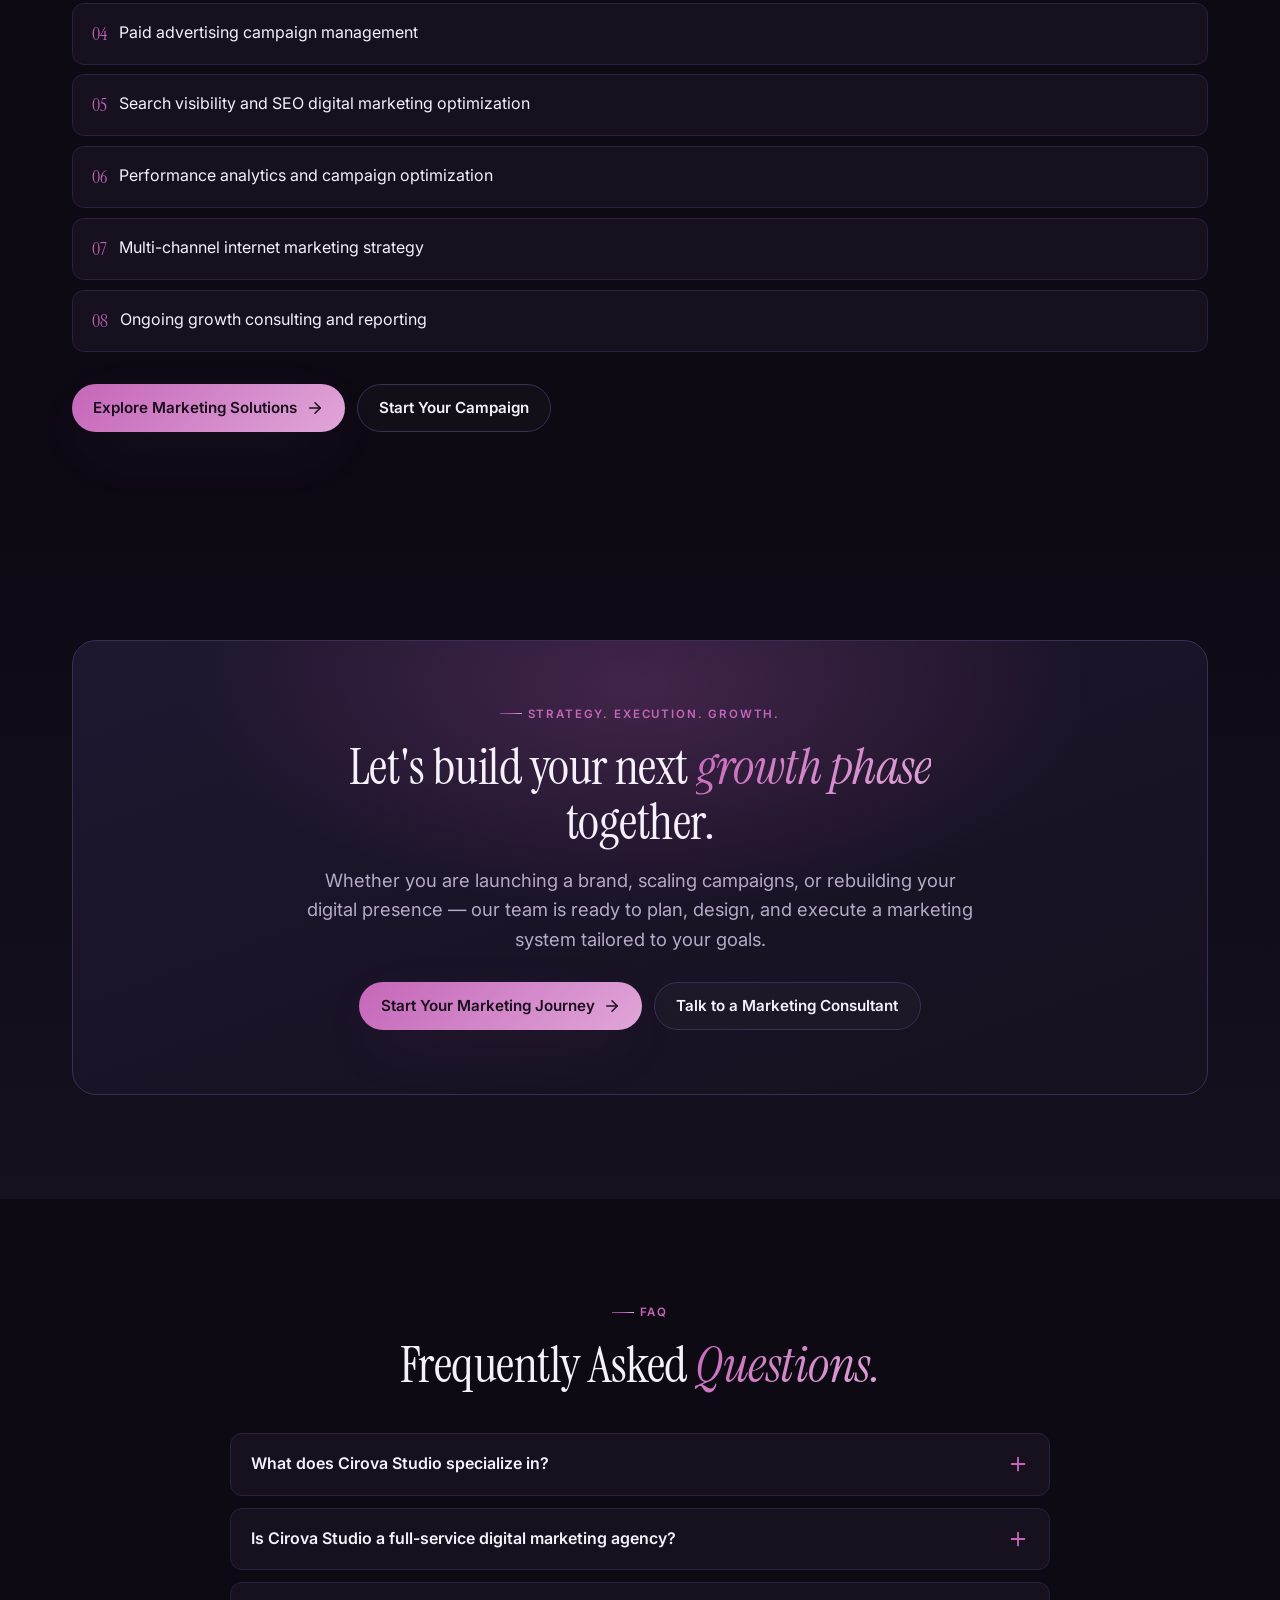
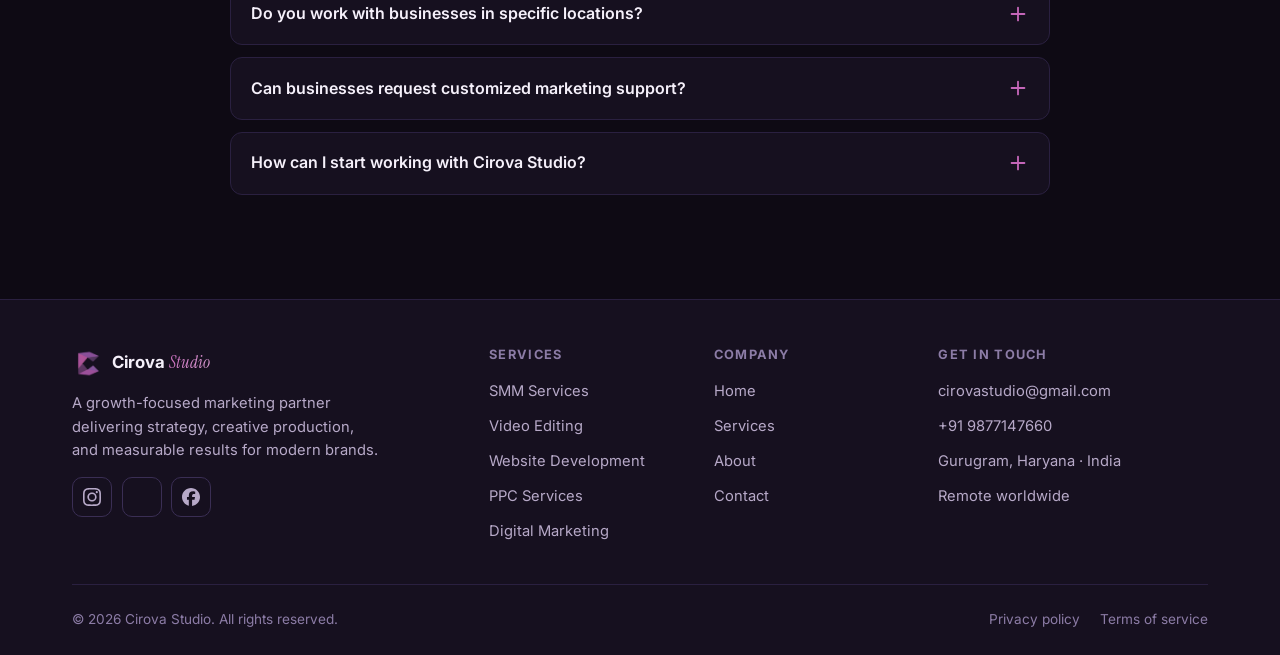
<file: about.html>
<!DOCTYPE html>
<html lang="en">
<head>
<meta charset="UTF-8">
<meta name="viewport" content="width=device-width, initial-scale=1.0">
<meta name="theme-color" content="#0E0A14">
<title>About Cirova Studio | Strategic Marketing & Creative Experts</title>
<meta name="description" content="Cirova Studio is a growth-focused, full-service digital marketing agency — 300+ experts delivering strategy, creative, web and performance marketing.">
<link rel="canonical" href="https://cirova-studio.vercel.app/about.html">
<meta property="og:title" content="About Cirova Studio | Strategic Marketing & Creative Experts">
<meta property="og:description" content="Cirova Studio is a growth-focused, full-service digital marketing agency — 300+ experts delivering strategy, creative, web and performance marketing.">
<meta property="og:type" content="website">
<meta property="og:image" content="https://cirova-studio.vercel.app/assets/img/cs-logo.png">
<link rel="icon" type="image/png" href="assets/img/cs-logo.png">
<link rel="apple-touch-icon" href="assets/img/cs-logo.png">
<link rel="preconnect" href="https://fonts.googleapis.com">
<link rel="preconnect" href="https://fonts.gstatic.com" crossorigin>
<link href="https://fonts.googleapis.com/css2?family=Instrument+Serif:ital@0;1&family=Inter:wght@300;400;500;600;700;800&family=JetBrains+Mono:wght@400;500&display=swap" rel="stylesheet">
<link rel="stylesheet" href="assets/css/style.css">
</head>
<body>

<!-- Global animation layer (loader + custom cursor + scroll progress) -->
<div class="scroll-progress" id="scrollProgress"></div>
<div class="cursor-dot" id="cursorDot" aria-hidden="true"></div>
<div class="cursor-ring" id="cursorRing" aria-hidden="true"></div>
<div class="page-loader" id="pageLoader"><img src="assets/img/cs-logo.png" alt="Loading Cirova Studio" width="80" height="80"></div>

<!-- SECTION: HEADER (shared template part) -->
<header class="site-header">
  <div class="container nav">
    <a class="brand" href="index.html" aria-label="Cirova Studio home">
      <img src="assets/img/cs-logo.png" alt="Cirova Studio logo" width="30" height="30">
      <span><b>Cirova</b> <i>Studio</i></span>
    </a>

    <!-- desktop nav -->
    <nav class="nav-desktop" aria-label="Primary">
      <ul class="nav-desktop">
        <li><a href="index.html">Home</a></li>
        <li class="has-drop">
          <a class="nav-link" href="#">Services <span class="icon i-chevron-down" aria-hidden="true"></span></a>
          <div class="dropdown">
            <a href="smm-services.html"><span class="svc-badge">SM</span><span class="svc-meta"><b>SMM Services</b><span>Social media management &amp; growth</span></span></a>
            <a href="video-editing-services.html"><span class="svc-badge">VE</span><span class="svc-meta"><b>Video Editing</b><span>Premiere Pro, color grade, motion</span></span></a>
            <a href="website-development.html"><span class="svc-badge">WD</span><span class="svc-meta"><b>Website Development</b><span>Fast, scalable, SEO-ready websites</span></span></a>
            <a href="ppc-services.html"><span class="svc-badge">PPC</span><span class="svc-meta"><b>PPC Services</b><span>Google &amp; Meta paid campaigns</span></span></a>
            <a href="digital-marketing-services.html"><span class="svc-badge">DM</span><span class="svc-meta"><b>Digital Marketing</b><span>Full-funnel growth strategy</span></span></a>
          </div>
        </li>
        <li><a href="about.html">About</a></li>
        <li><a href="contact.html">Contact</a></li>
      </ul>
    </nav>
    <a class="btn btn--primary nav-cta" href="contact.html">Get a Free Quote <span class="icon i-arrow-right" aria-hidden="true"></span></a>

    <!-- hamburger -->
    <button class="hamburger" data-nav-open aria-label="Open menu" aria-controls="mobileNav" aria-expanded="false">
      <span class="icon i-menu" aria-hidden="true"></span>
    </button>
  </div>
</header>

<!-- SECTION: MOBILE NAV -->
<div class="mobile-nav" id="mobileNav" aria-hidden="true">
  <div class="container">
    <div class="mobile-nav__top">
      <a class="brand" href="index.html"><img src="assets/img/cs-logo.png" alt="Cirova Studio logo" width="30" height="30"><span><b>Cirova</b> <i>Studio</i></span></a>
      <button class="mobile-nav__close" data-nav-close aria-label="Close menu"><span class="icon i-x" aria-hidden="true"></span></button>
    </div>
    <ul class="mobile-nav__links">
      <li><a href="index.html">Home</a></li>
      <li class="m-acc">
        <button class="m-acc__btn" aria-expanded="false">Services <span class="icon i-chevron-down" aria-hidden="true"></span></button>
        <div class="m-acc__panel">
          <div class="m-acc__list">
            <a href="smm-services.html"><span class="svc-badge">SM</span><span class="svc-meta"><b>SMM Services</b><span>Social media management &amp; growth</span></span></a>
            <a href="video-editing-services.html"><span class="svc-badge">VE</span><span class="svc-meta"><b>Video Editing</b><span>Premiere Pro, color grade, motion</span></span></a>
            <a href="website-development.html"><span class="svc-badge">WD</span><span class="svc-meta"><b>Website Development</b><span>Fast, scalable, SEO-ready websites</span></span></a>
            <a href="ppc-services.html"><span class="svc-badge">PPC</span><span class="svc-meta"><b>PPC Services</b><span>Google &amp; Meta paid campaigns</span></span></a>
            <a href="digital-marketing-services.html"><span class="svc-badge">DM</span><span class="svc-meta"><b>Digital Marketing</b><span>Full-funnel growth strategy</span></span></a>
          </div>
        </div>
      </li>
      <li><a href="about.html">About</a></li>
      <li><a href="contact.html">Contact</a></li>
    </ul>
    <a class="btn btn--primary btn--block mobile-nav__cta" href="contact.html">Get a Free Quote</a>
  </div>
</div>

<main>

<!-- SECTION: HERO -->
<section class="hero" id="top">
  <span class="hero__blob" aria-hidden="true"></span>
  <span class="hero__blob-2" aria-hidden="true"></span>
  <div class="container hero__inner">
    <div class="hero__copy">
      <span class="badge-status"><span class="dot"></span> About Cirova Studio</span>
      <h1 class="h1">Strategic Marketing &amp; <span class="grad-text">Creative Experts</span> for Modern Brands</h1>
      <p class="lead">Cirova Studio is a growth-focused marketing partner delivering strategic creative production, performance advertising, website development, and digital marketing services to help businesses scale visibility, leads, and long-term brand authority online.</p>
      <div class="btn-row">
        <a class="btn btn--primary" href="contact.html">Start Your Project <span class="icon i-arrow-right" aria-hidden="true"></span></a>
        <a class="btn btn--ghost" href="contact.html">Talk to a Marketing Expert</a>
      </div>
      <div class="stats" style="margin-top:2rem">
        <div class="stat"><div class="num" data-count="300">0<em>+</em></div><p>Marketing Experts</p></div>
        <div class="stat"><div class="num" data-count="500">0<em>+</em></div><p>Projects Delivered</p></div>
        <div class="stat"><div class="num" data-count="12">0<em>yr</em></div><p>Industry Experience</p></div>
        <div class="stat"><div class="num" data-count="98">0<em>%</em></div><p>Client Retention</p></div>
      </div>
    </div>

    <div class="hero__visual reveal">
      <div class="collage">
        <figure class="tall"><img src="assets/img/u-1522071820081-900.jpg" alt="Team strategy session" loading="lazy" width="900" height="600"><figcaption>Team</figcaption></figure>
        <figure><img src="assets/img/u-1551288049-900.jpg" alt="Strategy planning" loading="lazy" width="900" height="600"><figcaption>Strategy</figcaption></figure>
        <figure><img src="assets/img/u-1559028012-800.jpg" alt="Growth analytics" loading="lazy" width="800" height="600"><figcaption>Growth</figcaption></figure>
        <figure class="tall"><img src="assets/img/u-1556761175-600.jpg" alt="Creative direction" loading="lazy" width="600" height="800"><figcaption>Creative</figcaption></figure>
      </div>
      <p class="center muted" style="margin-top:1rem;font-size:.78rem;letter-spacing:.12em;text-transform:uppercase">300+ Experts · Since 2014</p>
    </div>
  </div>
</section>

<!-- SECTION: BRAND MARQUEE -->
<section class="section--tight">
  <div class="container"><p class="center muted" style="font-size:.85rem;letter-spacing:.1em;text-transform:uppercase;margin-bottom:1.25rem">Partnering with growth-focused brands</p></div>
  <div class="marquee marquee--brands"><div class="marquee__track"><span class="marquee__item">Lumen Co.</span><span class="marquee__item">Northwind</span><span class="marquee__item">Halo Goods</span><span class="marquee__item">Foundry</span><span class="marquee__item">BrightLane</span><span class="marquee__item">Stellar &amp; Co</span><span class="marquee__item">Meridian</span><span class="marquee__item">Kinfolk</span></div></div>
</section>

<!-- SECTION: WHO WE ARE -->
<section class="section section--wash">
  <div class="container split">
    <div class="split__copy reveal">
      <span class="eyebrow">Who We Are</span>
      <h2 class="h2">A Marketing Agency Built for <span class="grad-text">Modern Business Growth.</span></h2>
      <p class="lead" style="margin-top:1rem">Cirova Studio is a full-service digital marketing agency created to help businesses build stronger online visibility, better customer engagement, and measurable marketing results. Modern brands require more than isolated campaigns — they need integrated strategies that combine design, technology, and performance marketing.</p>
      <p class="muted" style="margin-top:1rem">Our team includes 300+ experts across marketing strategy, development, design, paid media, and creative production, allowing us to support businesses through every stage of their digital growth journey.</p>
      <p class="muted" style="margin-top:1rem">Businesses searching for digital marketing partners often struggle to coordinate multiple agencies. Cirova Studio simplifies this by providing unified marketing systems where strategy, execution, and optimization work together.</p>
    </div>
    <div class="split__visual reveal">
      <div class="grid grid--2">
        <div class="card"><div class="card__icon"><span class="icon i-target"></span></div><h3>Strategy Room</h3><p>Campaign planning</p></div>
        <div class="card"><div class="card__icon"><span class="icon i-trending-up"></span></div><h3>Performance</h3><p>Measurable results</p></div>
        <div class="card"><div class="card__icon"><span class="icon i-palette"></span></div><h3>Creative Direction</h3><p>Brand &amp; design</p></div>
        <div class="card"><div class="card__icon"><span class="icon i-users"></span></div><h3>One Team</h3><p>Every discipline</p></div>
      </div>
    </div>
  </div>
</section>

<!-- SECTION: MISSION & VISION -->
<section class="section">
  <div class="container">
    <div class="section-head reveal"><span class="eyebrow">Our Purpose</span><h2 class="h2">Mission &amp; <span class="grad-text">Vision.</span></h2></div>
    <div class="mv" style="margin-top:2.5rem">
      <div class="mv__card reveal"><span class="label">Our Mission</span><h3>Marketing that creates real impact, not just impressions.</h3><p>Our mission is to help businesses grow through intelligent strategy, powerful storytelling, and measurable performance marketing.</p><p>We aim to deliver digital marketing services that align creative innovation with data-driven insights so companies can build visibility, generate leads, and maintain long-term digital competitiveness.</p><p>Cirova Studio believes marketing should not just create impressions — it should create impact. Every campaign, website, and marketing strategy we build focuses on sustainable growth and brand credibility.</p></div>
      <div class="mv__card reveal"><span class="label">Our Vision</span><h3>Connected strategies that replace fragmented campaigns.</h3><p>Our vision is to become a trusted global digital marketing consultant partner for brands seeking integrated marketing ecosystems rather than fragmented campaigns.</p><p>We believe the future of marketing lies in connected strategies that combine content, technology, analytics, and creative production. Businesses should not need separate vendors for every marketing activity.</p><p>Cirova Studio is committed to building scalable marketing frameworks where design, performance campaigns, and SEO digital marketing strategies work together to deliver long-term brand authority.</p></div>
    </div>
  </div>
</section>

<!-- SECTION: DIFFERENT -->
<section class="section section--wash">
  <div class="container">
    <div class="section-head reveal"><span class="eyebrow">Why Cirova</span><h2 class="h2">What Makes Cirova Studio <span class="grad-text">Different.</span></h2><p class="lead" style="margin-top:1rem">Businesses choose Cirova Studio because we combine strategy, execution, and optimization within a single coordinated team. Our digital marketing services are designed to support brands that want reliable marketing operations instead of fragmented campaigns handled by multiple vendors.</p></div>
    <div class="grid grid--2" style="margin-top:2.5rem">
      <div class="feature reveal"><div class="feature__icon"><span class="icon i-layers"></span></div><div><h3>01 · Integrated Marketing Systems</h3><p>Rather than isolated campaigns, we create unified marketing ecosystems that combine content production, performance advertising, website improvements, and creative design into one strategic workflow that supports long-term brand growth.</p></div></div>
      <div class="feature reveal"><div class="feature__icon"><span class="icon i-users"></span></div><div><h3>02 · 300+ Marketing &amp; Creative Experts</h3><p>Our team includes specialists in marketing strategy, development, paid media, creative production, and analytics — delivering consistent quality across projects while maintaining strong coordination between marketing channels.</p></div></div>
      <div class="feature reveal"><div class="feature__icon"><span class="icon i-target"></span></div><div><h3>03 · Strategy Before Execution</h3><p>Many marketing campaigns fail because execution happens before strategy. Our team analyzes audience behavior, market opportunities, and brand positioning before building campaigns that align with measurable growth goals.</p></div></div>
      <div class="feature reveal"><div class="feature__icon"><span class="icon i-workflow"></span></div><div><h3>04 · Scalable Marketing Infrastructure</h3><p>Whether a business requires campaign launches, website optimization, or multi-channel marketing support, we design systems that allow marketing efforts to scale as the company grows.</p></div></div>
      <div class="feature reveal"><div class="feature__icon"><span class="icon i-bar-chart-3"></span></div><div><h3>05 · Performance-Focused Marketing Decisions</h3><p>We rely on analytics, customer behavior insights, and market signals to guide campaign optimization. This ensures that marketing investments continuously improve performance rather than relying on guesswork — every spend is tied to measurable outcomes.</p></div></div>
    </div>
    <div class="btn-row" style="margin-top:2rem"><a class="btn btn--primary" href="contact.html">Get Marketing Proposal <span class="icon i-arrow-right" aria-hidden="true"></span></a><a class="btn btn--ghost" href="contact.html">Talk to Our Experts</a></div>
  </div>
</section>

<!-- SECTION: STATS 2 -->
<section class="section section--tight">
  <div class="container">
    <div class="stats reveal">
      <div class="stat"><div class="num" data-count="300">0<em>+</em></div><p>Specialists On Team</p></div>
      <div class="stat"><div class="num" data-count="500">0<em>+</em></div><p>Projects Delivered</p></div>
      <div class="stat"><div class="num" data-count="12">0<em>yr</em></div><p>Years of Experience</p></div>
      <div class="stat"><div class="num" data-count="98">0<em>%</em></div><p>Client Retention</p></div>
    </div>
  </div>
</section>

<!-- SECTION: CAPABILITIES -->
<section class="section">
  <div class="container">
    <div class="section-head reveal"><span class="eyebrow">What We Do</span><h2 class="h2">Our Core Marketing <span class="grad-text">Capabilities.</span></h2><p class="lead" style="margin-top:1rem">Cirova Studio supports businesses through a range of integrated marketing solutions designed to strengthen brand presence and lead generation. Every capability is structured to ensure that campaigns contribute to long-term growth, not just short-term traffic spikes.</p></div>
    <ul class="checklist reveal" style="margin-top:2rem">
      <li><span class="n">01</span> Website development and performance optimization</li>
      <li><span class="n">02</span> Brand strategy and creative design</li>
      <li><span class="n">03</span> Content production and creative assets</li>
      <li><span class="n">04</span> Paid advertising campaign management</li>
      <li><span class="n">05</span> Search visibility and SEO digital marketing optimization</li>
      <li><span class="n">06</span> Performance analytics and campaign optimization</li>
      <li><span class="n">07</span> Multi-channel internet marketing strategy</li>
      <li><span class="n">08</span> Ongoing growth consulting and reporting</li>
    </ul>
    <div class="btn-row" style="margin-top:2rem"><a class="btn btn--primary" href="contact.html">Explore Marketing Solutions <span class="icon i-arrow-right" aria-hidden="true"></span></a><a class="btn btn--ghost" href="contact.html">Start Your Campaign</a></div>
  </div>
</section>

<!-- SECTION: CTA -->
<section class="section section--wash" id="contact">
  <div class="container"><div class="cta reveal"><div class="cta__inner">
    <span class="eyebrow" style="justify-content:center;display:flex">Strategy. Execution. Growth.</span>
    <h2 class="h2">Let's build your next <span class="grad-text">growth phase</span> together.</h2>
    <p class="lead" style="margin:1rem auto 0">Whether you are launching a brand, scaling campaigns, or rebuilding your digital presence — our team is ready to plan, design, and execute a marketing system tailored to your goals.</p>
    <div class="btn-row"><a class="btn btn--primary" href="contact.html">Start Your Marketing Journey <span class="icon i-arrow-right" aria-hidden="true"></span></a><a class="btn btn--ghost" href="contact.html">Talk to a Marketing Consultant</a></div>
  </div></div></div>
</section>

<!-- SECTION: FAQ -->
<section class="section" id="faq">
  <div class="container">
    <div class="section-head center reveal"><span class="eyebrow" style="justify-content:center;display:flex">FAQ</span><h2 class="h2">Frequently Asked <span class="grad-text">Questions.</span></h2></div>
    <div class="faq" style="margin-top:2.5rem">
      <div class="faq__item"><button class="faq__q" aria-expanded="false">What does Cirova Studio specialize in? <span class="icon i-plus" aria-hidden="true"></span></button><div class="faq__a"><p>Cirova Studio specializes in digital marketing services, website development, creative production, performance advertising, and integrated marketing strategy designed to help businesses increase visibility, generate leads, and scale online growth.</p></div></div>
      <div class="faq__item"><button class="faq__q" aria-expanded="false">Is Cirova Studio a full-service digital marketing agency? <span class="icon i-plus" aria-hidden="true"></span></button><div class="faq__a"><p>Yes. Cirova Studio operates as a full-service digital marketing agency, supporting brands with strategy, website development, creative content, paid campaigns, and search optimization under one coordinated marketing team.</p></div></div>
      <div class="faq__item"><button class="faq__q" aria-expanded="false">Do you work with businesses in specific locations? <span class="icon i-plus" aria-hidden="true"></span></button><div class="faq__a"><p>Cirova Studio works with companies globally while also supporting businesses searching for digital marketing near me solutions by providing remote collaboration, strategic consulting, and fully managed marketing operations.</p></div></div>
      <div class="faq__item"><button class="faq__q" aria-expanded="false">Can businesses request customized marketing support? <span class="icon i-plus" aria-hidden="true"></span></button><div class="faq__a"><p>Yes. Businesses can request customized marketing strategies that combine website development, performance campaigns, creative production, and analytics to create scalable marketing systems tailored to growth goals.</p></div></div>
      <div class="faq__item"><button class="faq__q" aria-expanded="false">How can I start working with Cirova Studio? <span class="icon i-plus" aria-hidden="true"></span></button><div class="faq__a"><p>Businesses can contact Cirova Studio through consultation requests or service inquiries. Our team evaluates marketing goals, recommends strategies, and builds scalable marketing plans aligned with business growth objectives.</p></div></div>
    </div>
  </div>
</section>

</main>

<!-- SECTION: FOOTER (shared template part) -->
<footer class="footer">
  <div class="container">
    <div class="footer__grid">
      <div class="footer__brand">
        <a class="brand" href="index.html"><img src="assets/img/cs-logo.png" alt="Cirova Studio logo" width="30" height="30"><span><b>Cirova</b> <i>Studio</i></span></a>
        <p>A growth-focused marketing partner delivering strategy, creative production, and measurable results for modern brands.</p>
        <div class="socials">
          <a href="#" aria-label="Instagram"><span class="icon i-brand-instagram"></span></a>
          <a href="#" aria-label="LinkedIn"><span class="icon i-brand-linkedin"></span></a>
          <a href="#" aria-label="Facebook"><span class="icon i-brand-facebook"></span></a>
        </div>
      </div>
      <div class="footer__col"><h4>Services</h4><ul>
        <li><a href="smm-services.html">SMM Services</a></li>
        <li><a href="video-editing-services.html">Video Editing</a></li>
        <li><a href="website-development.html">Website Development</a></li>
        <li><a href="ppc-services.html">PPC Services</a></li>
        <li><a href="digital-marketing-services.html">Digital Marketing</a></li>
      </ul></div>
      <div class="footer__col"><h4>Company</h4><ul>
        <li><a href="index.html">Home</a></li>
        <li><a href="#services">Services</a></li>
        <li><a href="about.html">About</a></li>
        <li><a href="contact.html">Contact</a></li>
      </ul></div>
      <div class="footer__col"><h4>Get in touch</h4><ul>
        <li><a href="mailto:cirovastudio@gmail.com">cirovastudio@gmail.com</a></li>
        <li><a href="tel:+919877147660">+91 9877147660</a></li>
        <li><span>Gurugram, Haryana · India</span></li>
        <li><span>Remote worldwide</span></li>
      </ul></div>
    </div>
    <div class="footer__bottom">
      <span>© <span data-year>2026</span> Cirova Studio. All rights reserved.</span>
      <span class="links"><a href="#">Privacy policy</a><a href="#">Terms of service</a></span>
    </div>
  </div>
</footer>

<script src="assets/js/main.js"></script>
</body>
</html>
</file>
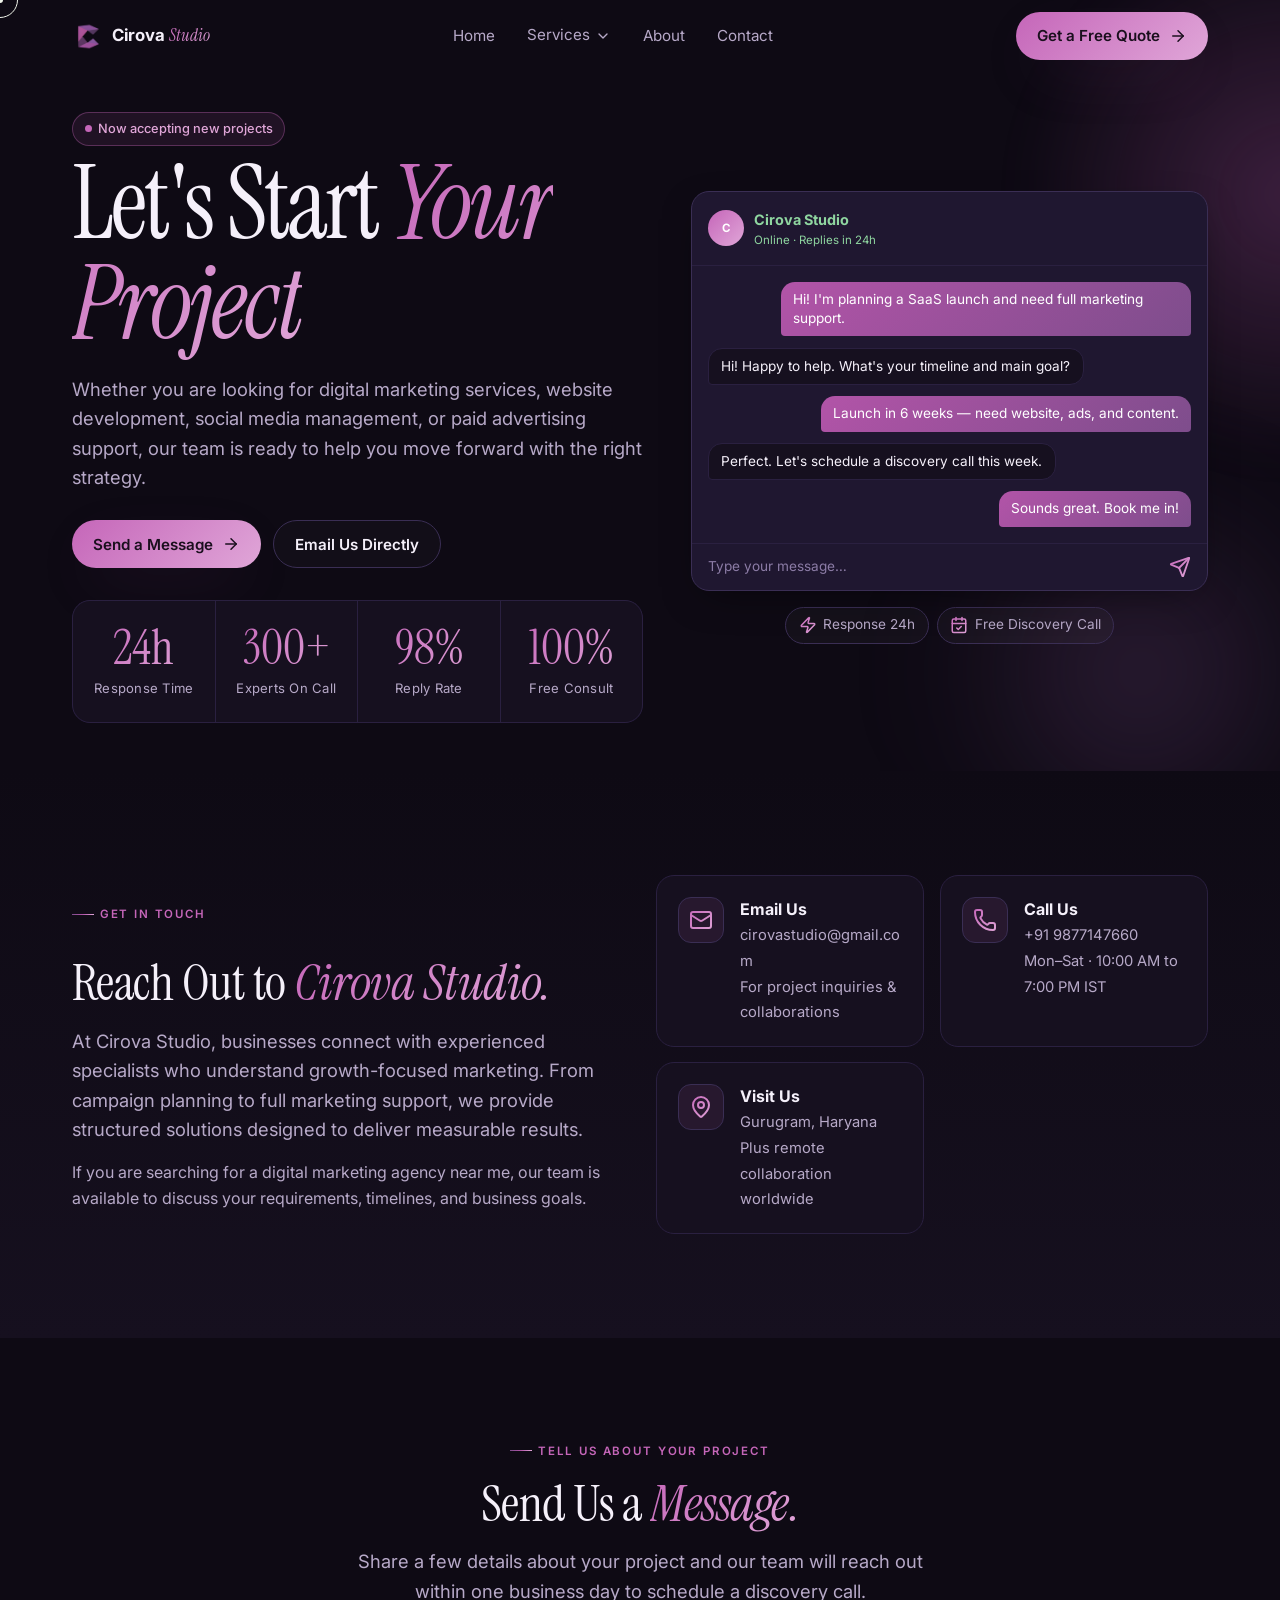
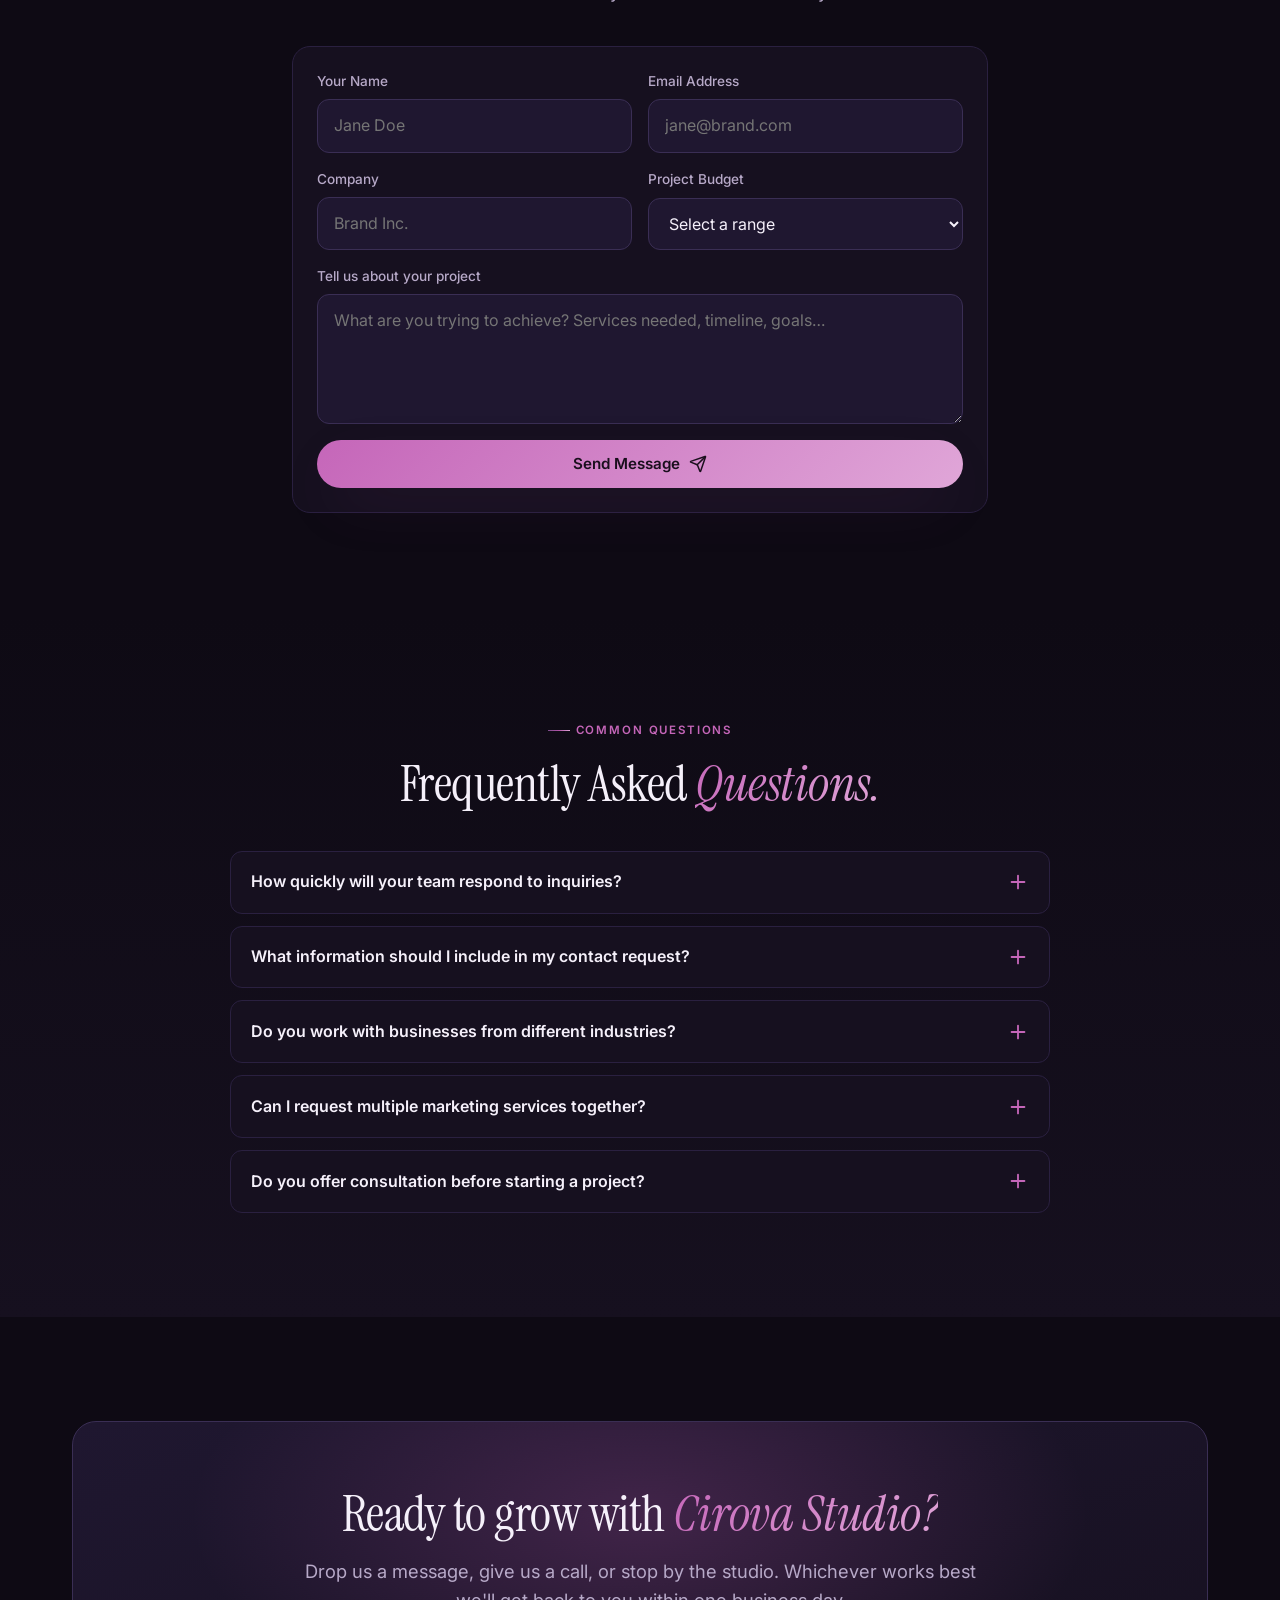
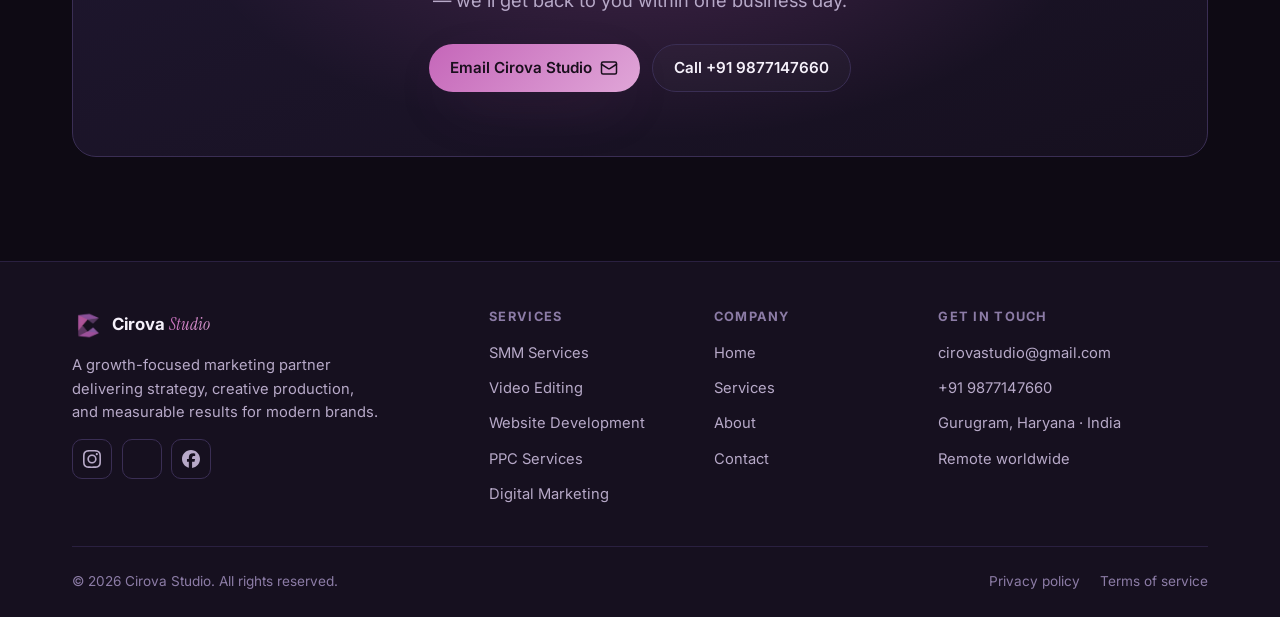
<file: contact.html>
<!DOCTYPE html>
<html lang="en">
<head>
<meta charset="UTF-8">
<meta name="viewport" content="width=device-width, initial-scale=1.0">
<meta name="theme-color" content="#0E0A14">
<title>Contact Cirova Studio | Start Your Project</title>
<meta name="description" content="Get in touch with Cirova Studio for digital marketing, websites, social media and paid ads. We reply within one business day.">
<link rel="canonical" href="https://cirova-studio.vercel.app/contact.html">
<meta property="og:title" content="Contact Cirova Studio | Start Your Project">
<meta property="og:description" content="Get in touch with Cirova Studio for digital marketing, websites, social media and paid ads. We reply within one business day.">
<meta property="og:type" content="website">
<meta property="og:image" content="https://cirova-studio.vercel.app/assets/img/cs-logo.png">
<link rel="icon" type="image/png" href="assets/img/cs-logo.png">
<link rel="apple-touch-icon" href="assets/img/cs-logo.png">
<link rel="preconnect" href="https://fonts.googleapis.com">
<link rel="preconnect" href="https://fonts.gstatic.com" crossorigin>
<link href="https://fonts.googleapis.com/css2?family=Instrument+Serif:ital@0;1&family=Inter:wght@300;400;500;600;700;800&family=JetBrains+Mono:wght@400;500&display=swap" rel="stylesheet">
<link rel="stylesheet" href="assets/css/style.css">
</head>
<body>

<!-- Global animation layer (loader + custom cursor + scroll progress) -->
<div class="scroll-progress" id="scrollProgress"></div>
<div class="cursor-dot" id="cursorDot" aria-hidden="true"></div>
<div class="cursor-ring" id="cursorRing" aria-hidden="true"></div>
<div class="page-loader" id="pageLoader"><img src="assets/img/cs-logo.png" alt="Loading Cirova Studio" width="80" height="80"></div>

<!-- SECTION: HEADER (shared template part) -->
<header class="site-header">
  <div class="container nav">
    <a class="brand" href="index.html" aria-label="Cirova Studio home">
      <img src="assets/img/cs-logo.png" alt="Cirova Studio logo" width="30" height="30">
      <span><b>Cirova</b> <i>Studio</i></span>
    </a>

    <!-- desktop nav -->
    <nav class="nav-desktop" aria-label="Primary">
      <ul class="nav-desktop">
        <li><a href="index.html">Home</a></li>
        <li class="has-drop">
          <a class="nav-link" href="#">Services <span class="icon i-chevron-down" aria-hidden="true"></span></a>
          <div class="dropdown">
            <a href="smm-services.html"><span class="svc-badge">SM</span><span class="svc-meta"><b>SMM Services</b><span>Social media management &amp; growth</span></span></a>
            <a href="video-editing-services.html"><span class="svc-badge">VE</span><span class="svc-meta"><b>Video Editing</b><span>Premiere Pro, color grade, motion</span></span></a>
            <a href="website-development.html"><span class="svc-badge">WD</span><span class="svc-meta"><b>Website Development</b><span>Fast, scalable, SEO-ready websites</span></span></a>
            <a href="ppc-services.html"><span class="svc-badge">PPC</span><span class="svc-meta"><b>PPC Services</b><span>Google &amp; Meta paid campaigns</span></span></a>
            <a href="digital-marketing-services.html"><span class="svc-badge">DM</span><span class="svc-meta"><b>Digital Marketing</b><span>Full-funnel growth strategy</span></span></a>
          </div>
        </li>
        <li><a href="about.html">About</a></li>
        <li><a href="contact.html">Contact</a></li>
      </ul>
    </nav>
    <a class="btn btn--primary nav-cta" href="contact.html">Get a Free Quote <span class="icon i-arrow-right" aria-hidden="true"></span></a>

    <!-- hamburger -->
    <button class="hamburger" data-nav-open aria-label="Open menu" aria-controls="mobileNav" aria-expanded="false">
      <span class="icon i-menu" aria-hidden="true"></span>
    </button>
  </div>
</header>

<!-- SECTION: MOBILE NAV -->
<div class="mobile-nav" id="mobileNav" aria-hidden="true">
  <div class="container">
    <div class="mobile-nav__top">
      <a class="brand" href="index.html"><img src="assets/img/cs-logo.png" alt="Cirova Studio logo" width="30" height="30"><span><b>Cirova</b> <i>Studio</i></span></a>
      <button class="mobile-nav__close" data-nav-close aria-label="Close menu"><span class="icon i-x" aria-hidden="true"></span></button>
    </div>
    <ul class="mobile-nav__links">
      <li><a href="index.html">Home</a></li>
      <li class="m-acc">
        <button class="m-acc__btn" aria-expanded="false">Services <span class="icon i-chevron-down" aria-hidden="true"></span></button>
        <div class="m-acc__panel">
          <div class="m-acc__list">
            <a href="smm-services.html"><span class="svc-badge">SM</span><span class="svc-meta"><b>SMM Services</b><span>Social media management &amp; growth</span></span></a>
            <a href="video-editing-services.html"><span class="svc-badge">VE</span><span class="svc-meta"><b>Video Editing</b><span>Premiere Pro, color grade, motion</span></span></a>
            <a href="website-development.html"><span class="svc-badge">WD</span><span class="svc-meta"><b>Website Development</b><span>Fast, scalable, SEO-ready websites</span></span></a>
            <a href="ppc-services.html"><span class="svc-badge">PPC</span><span class="svc-meta"><b>PPC Services</b><span>Google &amp; Meta paid campaigns</span></span></a>
            <a href="digital-marketing-services.html"><span class="svc-badge">DM</span><span class="svc-meta"><b>Digital Marketing</b><span>Full-funnel growth strategy</span></span></a>
          </div>
        </div>
      </li>
      <li><a href="about.html">About</a></li>
      <li><a href="contact.html">Contact</a></li>
    </ul>
    <a class="btn btn--primary btn--block mobile-nav__cta" href="contact.html">Get a Free Quote</a>
  </div>
</div>

<main>

<!-- SECTION: HERO -->
<section class="hero" id="top">
  <span class="hero__blob" aria-hidden="true"></span>
  <span class="hero__blob-2" aria-hidden="true"></span>
  <div class="container hero__inner">
    <div class="hero__copy">
      <span class="badge-status"><span class="dot"></span> Now accepting new projects</span>
      <h1 class="h1">Let's Start <span class="grad-text">Your Project</span></h1>
      <p class="lead">Whether you are looking for digital marketing services, website development, social media management, or paid advertising support, our team is ready to help you move forward with the right strategy.</p>
      <div class="btn-row">
        <a class="btn btn--primary" href="#form">Send a Message <span class="icon i-arrow-right" aria-hidden="true"></span></a>
        <a class="btn btn--ghost" href="mailto:cirovastudio@gmail.com">Email Us Directly</a>
      </div>
      <div class="stats" style="margin-top:2rem">
        <div class="stat"><div class="num" data-count="24">0<em>h</em></div><p>Response Time</p></div>
        <div class="stat"><div class="num" data-count="300">0<em>+</em></div><p>Experts On Call</p></div>
        <div class="stat"><div class="num" data-count="98">0<em>%</em></div><p>Reply Rate</p></div>
        <div class="stat"><div class="num" data-count="100">0<em>%</em></div><p>Free Consult</p></div>
      </div>
    </div>

    <!-- live chat mockup -->
    <div class="hero__visual reveal">
      <div class="mock">
        <div class="chat__head" style="padding:1rem;border-bottom:1px solid var(--border)"><span class="av">C</span><span><b>Cirova Studio</b><br><span>Online · Replies in 24h</span></span></div>
        <div class="chat">
          <div class="chat__row chat__row--me"><span class="bubble">Hi! I'm planning a SaaS launch and need full marketing support.</span></div>
          <div class="chat__row"><span class="bubble">Hi! Happy to help. What's your timeline and main goal?</span></div>
          <div class="chat__row chat__row--me"><span class="bubble">Launch in 6 weeks — need website, ads, and content.</span></div>
          <div class="chat__row"><span class="bubble">Perfect. Let's schedule a discovery call this week.</span></div>
          <div class="chat__row chat__row--me"><span class="bubble">Sounds great. Book me in!</span></div>
        </div>
        <div style="display:flex;gap:.5rem;align-items:center;padding:.75rem 1rem;border-top:1px solid var(--border)">
          <span style="flex:1;color:var(--muted-2);font-size:.85rem">Type your message…</span>
          <span class="icon i-send" aria-hidden="true" style="background:var(--grad);width:22px;height:22px"></span>
        </div>
      </div>
      <div style="display:flex;gap:.5rem;flex-wrap:wrap;justify-content:center;margin-top:1rem">
        <span class="pill"><span class="icon i-zap"></span> Response 24h</span>
        <span class="pill"><span class="icon i-calendar-check"></span> Free Discovery Call</span>
      </div>
    </div>
  </div>
</section>

<!-- SECTION: REACH OUT + METHODS -->
<section class="section section--wash">
  <div class="container split">
    <div class="split__copy reveal">
      <span class="eyebrow">Get In Touch</span>
      <h2 class="h2">Reach Out to <span class="grad-text">Cirova Studio.</span></h2>
      <p class="lead" style="margin-top:1rem">At Cirova Studio, businesses connect with experienced specialists who understand growth-focused marketing. From campaign planning to full marketing support, we provide structured solutions designed to deliver measurable results.</p>
      <p class="muted" style="margin-top:1rem">If you are searching for a digital marketing agency near me, our team is available to discuss your requirements, timelines, and business goals.</p>
    </div>
    <div class="split__visual reveal">
      <div class="contact-methods">
        <div class="method"><div class="method__icon"><span class="icon i-mail"></span></div><div><b>Email Us</b><a href="mailto:cirovastudio@gmail.com">cirovastudio@gmail.com</a><br><span>For project inquiries &amp; collaborations</span></div></div>
        <div class="method"><div class="method__icon"><span class="icon i-phone"></span></div><div><b>Call Us</b><a href="tel:+919877147660">+91 9877147660</a><br><span>Mon–Sat · 10:00 AM to 7:00 PM IST</span></div></div>
        <div class="method"><div class="method__icon"><span class="icon i-map-pin"></span></div><div><b>Visit Us</b><span>Gurugram, Haryana</span><br><span>Plus remote collaboration worldwide</span></div></div>
      </div>
    </div>
  </div>
</section>

<!-- SECTION: FORM -->
<section class="section" id="form">
  <div class="container" style="max-width:760px">
    <div class="section-head center reveal"><span class="eyebrow" style="justify-content:center;display:flex">Tell Us About Your Project</span><h2 class="h2">Send Us a <span class="grad-text">Message.</span></h2><p class="lead" style="margin:1rem auto 0">Share a few details about your project and our team will reach out within one business day to schedule a discovery call.</p></div>

    <form class="form reveal" id="contact-form" style="margin-top:2.5rem" novalidate>
      <div class="form__success"><span class="icon i-check" aria-hidden="true"></span> Thanks! Your message has been received — we'll reply within one business day.</div>
      <div class="grid grid--2">
        <div class="field"><label for="cf-name">Your Name</label><input id="cf-name" name="name" type="text" autocomplete="name" placeholder="Jane Doe" required></div>
        <div class="field"><label for="cf-email">Email Address</label><input id="cf-email" name="email" type="email" autocomplete="email" placeholder="jane@brand.com" required></div>
      </div>
      <div class="grid grid--2">
        <div class="field"><label for="cf-company">Company</label><input id="cf-company" name="company" type="text" autocomplete="organization" placeholder="Brand Inc."></div>
        <div class="field"><label for="cf-budget">Project Budget</label>
          <select id="cf-budget" name="budget">
            <option value="" selected>Select a range</option>
            <option>Under ₹50,000</option>
            <option>₹50,000 – ₹1,50,000</option>
            <option>₹1,50,000 – ₹5,00,000</option>
            <option>₹5,00,000+</option>
            <option>Not sure yet</option>
          </select>
        </div>
      </div>
      <div class="field"><label for="cf-message">Tell us about your project</label><textarea id="cf-message" name="message" placeholder="What are you trying to achieve? Services needed, timeline, goals…" required></textarea></div>
      <button class="btn btn--primary btn--block" type="submit">Send Message <span class="icon i-send" aria-hidden="true"></span></button>
    </form>
  </div>
</section>

<!-- SECTION: FAQ -->
<section class="section section--wash" id="faq">
  <div class="container">
    <div class="section-head center reveal"><span class="eyebrow" style="justify-content:center;display:flex">Common Questions</span><h2 class="h2">Frequently Asked <span class="grad-text">Questions.</span></h2></div>
    <div class="faq" style="margin-top:2.5rem">
      <div class="faq__item"><button class="faq__q" aria-expanded="false">How quickly will your team respond to inquiries? <span class="icon i-plus" aria-hidden="true"></span></button><div class="faq__a"><p>Our team usually responds within one business day. After reviewing your request, we schedule a short consultation to understand your project requirements and recommend suitable digital marketing services.</p></div></div>
      <div class="faq__item"><button class="faq__q" aria-expanded="false">What information should I include in my contact request? <span class="icon i-plus" aria-hidden="true"></span></button><div class="faq__a"><p>Include your website link, business goals, required services, project timeline, and budget range. This helps our team recommend the most relevant marketing approach during the consultation.</p></div></div>
      <div class="faq__item"><button class="faq__q" aria-expanded="false">Do you work with businesses from different industries? <span class="icon i-plus" aria-hidden="true"></span></button><div class="faq__a"><p>Yes. Cirova Studio supports startups, growing businesses, ecommerce brands, service companies, and enterprises looking to improve online visibility through structured marketing strategies and integrated digital solutions.</p></div></div>
      <div class="faq__item"><button class="faq__q" aria-expanded="false">Can I request multiple marketing services together? <span class="icon i-plus" aria-hidden="true"></span></button><div class="faq__a"><p>Yes. Many businesses combine services such as website development, content creation, paid advertising, and social media marketing to build a coordinated strategy that improves visibility and lead generation.</p></div></div>
      <div class="faq__item"><button class="faq__q" aria-expanded="false">Do you offer consultation before starting a project? <span class="icon i-plus" aria-hidden="true"></span></button><div class="faq__a"><p>Yes. We begin with a short discovery consultation to understand your goals, audience, and marketing challenges. This allows our team to recommend the right marketing strategy for your business.</p></div></div>
    </div>
  </div>
</section>

<!-- SECTION: CTA -->
<section class="section" id="contact">
  <div class="container"><div class="cta reveal"><div class="cta__inner">
    <h2 class="h2">Ready to grow with <span class="grad-text">Cirova Studio?</span></h2>
    <p class="lead" style="margin:1rem auto 0">Drop us a message, give us a call, or stop by the studio. Whichever works best — we'll get back to you within one business day.</p>
    <div class="btn-row"><a class="btn btn--primary" href="mailto:cirovastudio@gmail.com">Email Cirova Studio <span class="icon i-mail" aria-hidden="true"></span></a><a class="btn btn--ghost" href="tel:+919877147660">Call +91 9877147660</a></div>
  </div></div></div>
</section>

</main>

<!-- SECTION: FOOTER (shared template part) -->
<footer class="footer">
  <div class="container">
    <div class="footer__grid">
      <div class="footer__brand">
        <a class="brand" href="index.html"><img src="assets/img/cs-logo.png" alt="Cirova Studio logo" width="30" height="30"><span><b>Cirova</b> <i>Studio</i></span></a>
        <p>A growth-focused marketing partner delivering strategy, creative production, and measurable results for modern brands.</p>
        <div class="socials">
          <a href="#" aria-label="Instagram"><span class="icon i-brand-instagram"></span></a>
          <a href="#" aria-label="LinkedIn"><span class="icon i-brand-linkedin"></span></a>
          <a href="#" aria-label="Facebook"><span class="icon i-brand-facebook"></span></a>
        </div>
      </div>
      <div class="footer__col"><h4>Services</h4><ul>
        <li><a href="smm-services.html">SMM Services</a></li>
        <li><a href="video-editing-services.html">Video Editing</a></li>
        <li><a href="website-development.html">Website Development</a></li>
        <li><a href="ppc-services.html">PPC Services</a></li>
        <li><a href="digital-marketing-services.html">Digital Marketing</a></li>
      </ul></div>
      <div class="footer__col"><h4>Company</h4><ul>
        <li><a href="index.html">Home</a></li>
        <li><a href="#services">Services</a></li>
        <li><a href="about.html">About</a></li>
        <li><a href="contact.html">Contact</a></li>
      </ul></div>
      <div class="footer__col"><h4>Get in touch</h4><ul>
        <li><a href="mailto:cirovastudio@gmail.com">cirovastudio@gmail.com</a></li>
        <li><a href="tel:+919877147660">+91 9877147660</a></li>
        <li><span>Gurugram, Haryana · India</span></li>
        <li><span>Remote worldwide</span></li>
      </ul></div>
    </div>
    <div class="footer__bottom">
      <span>© <span data-year>2026</span> Cirova Studio. All rights reserved.</span>
      <span class="links"><a href="#">Privacy policy</a><a href="#">Terms of service</a></span>
    </div>
  </div>
</footer>

<script src="assets/js/main.js"></script>
</body>
</html>
</file>
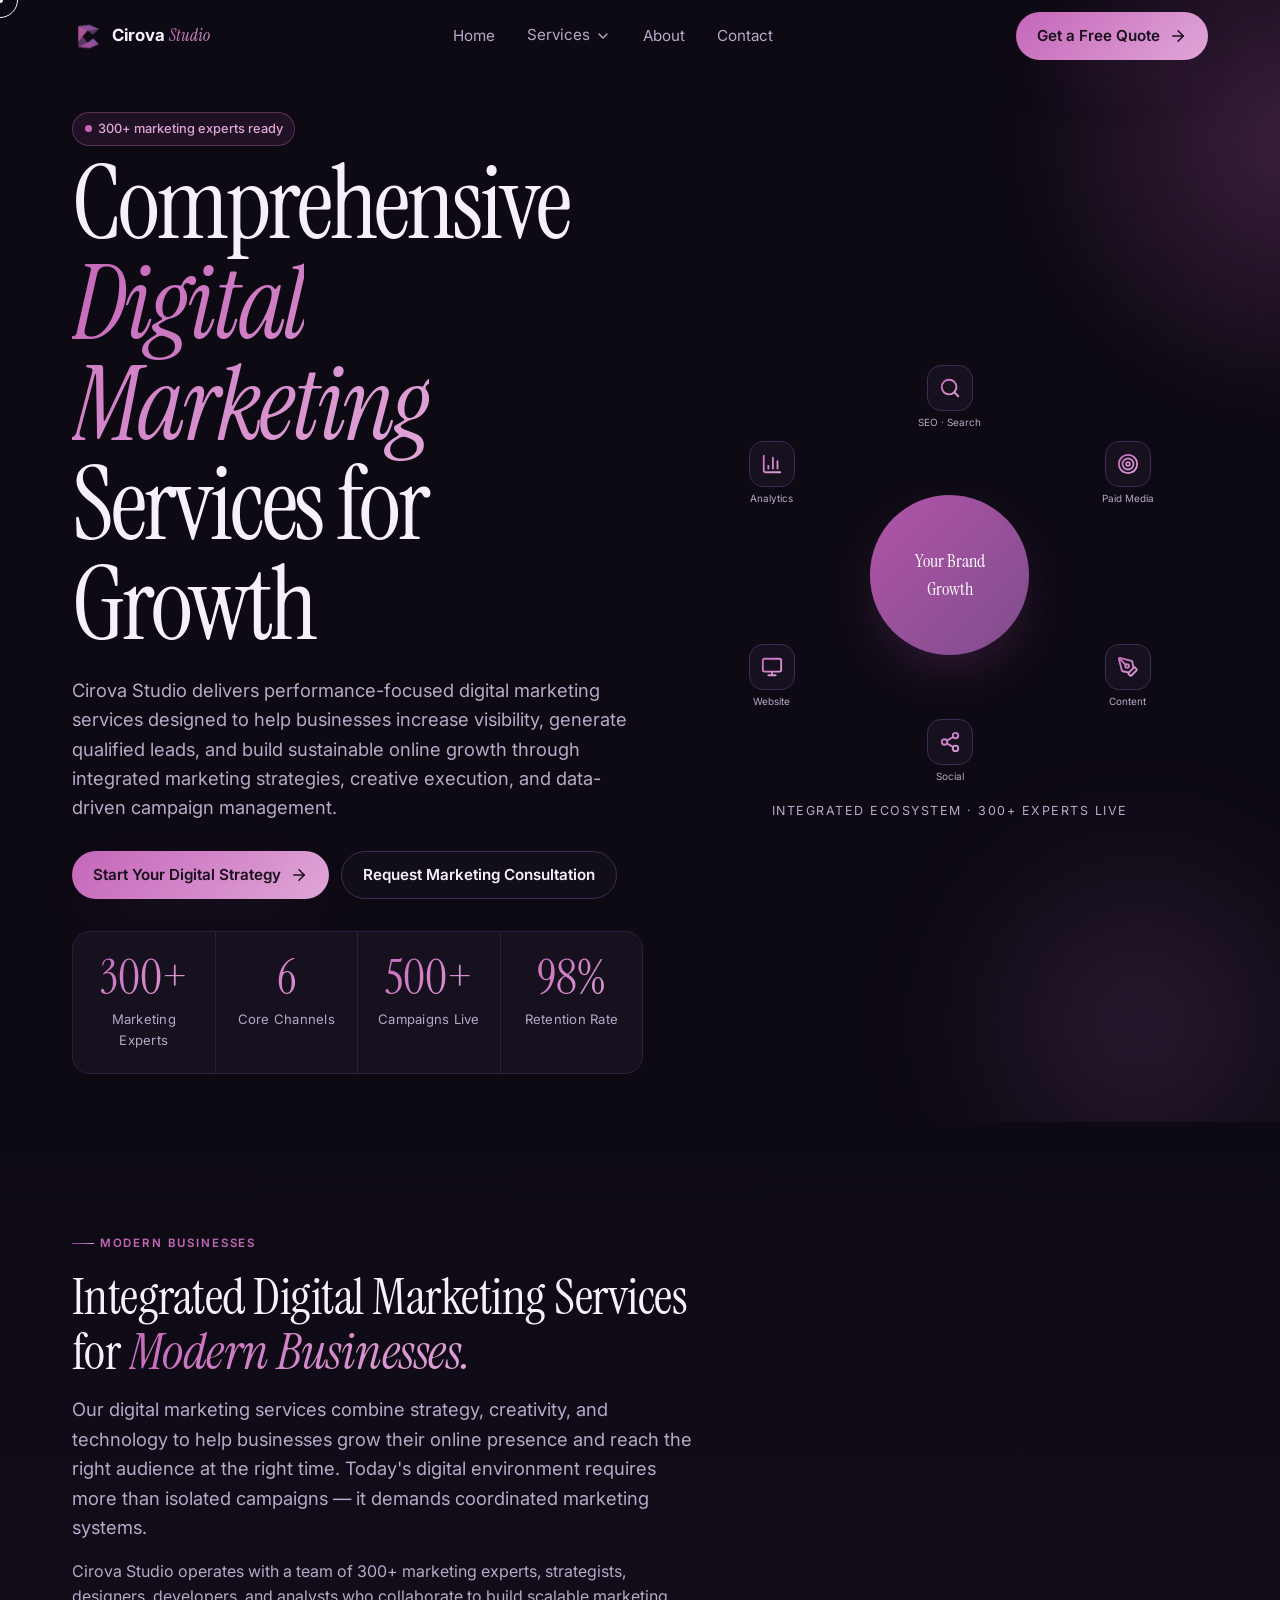
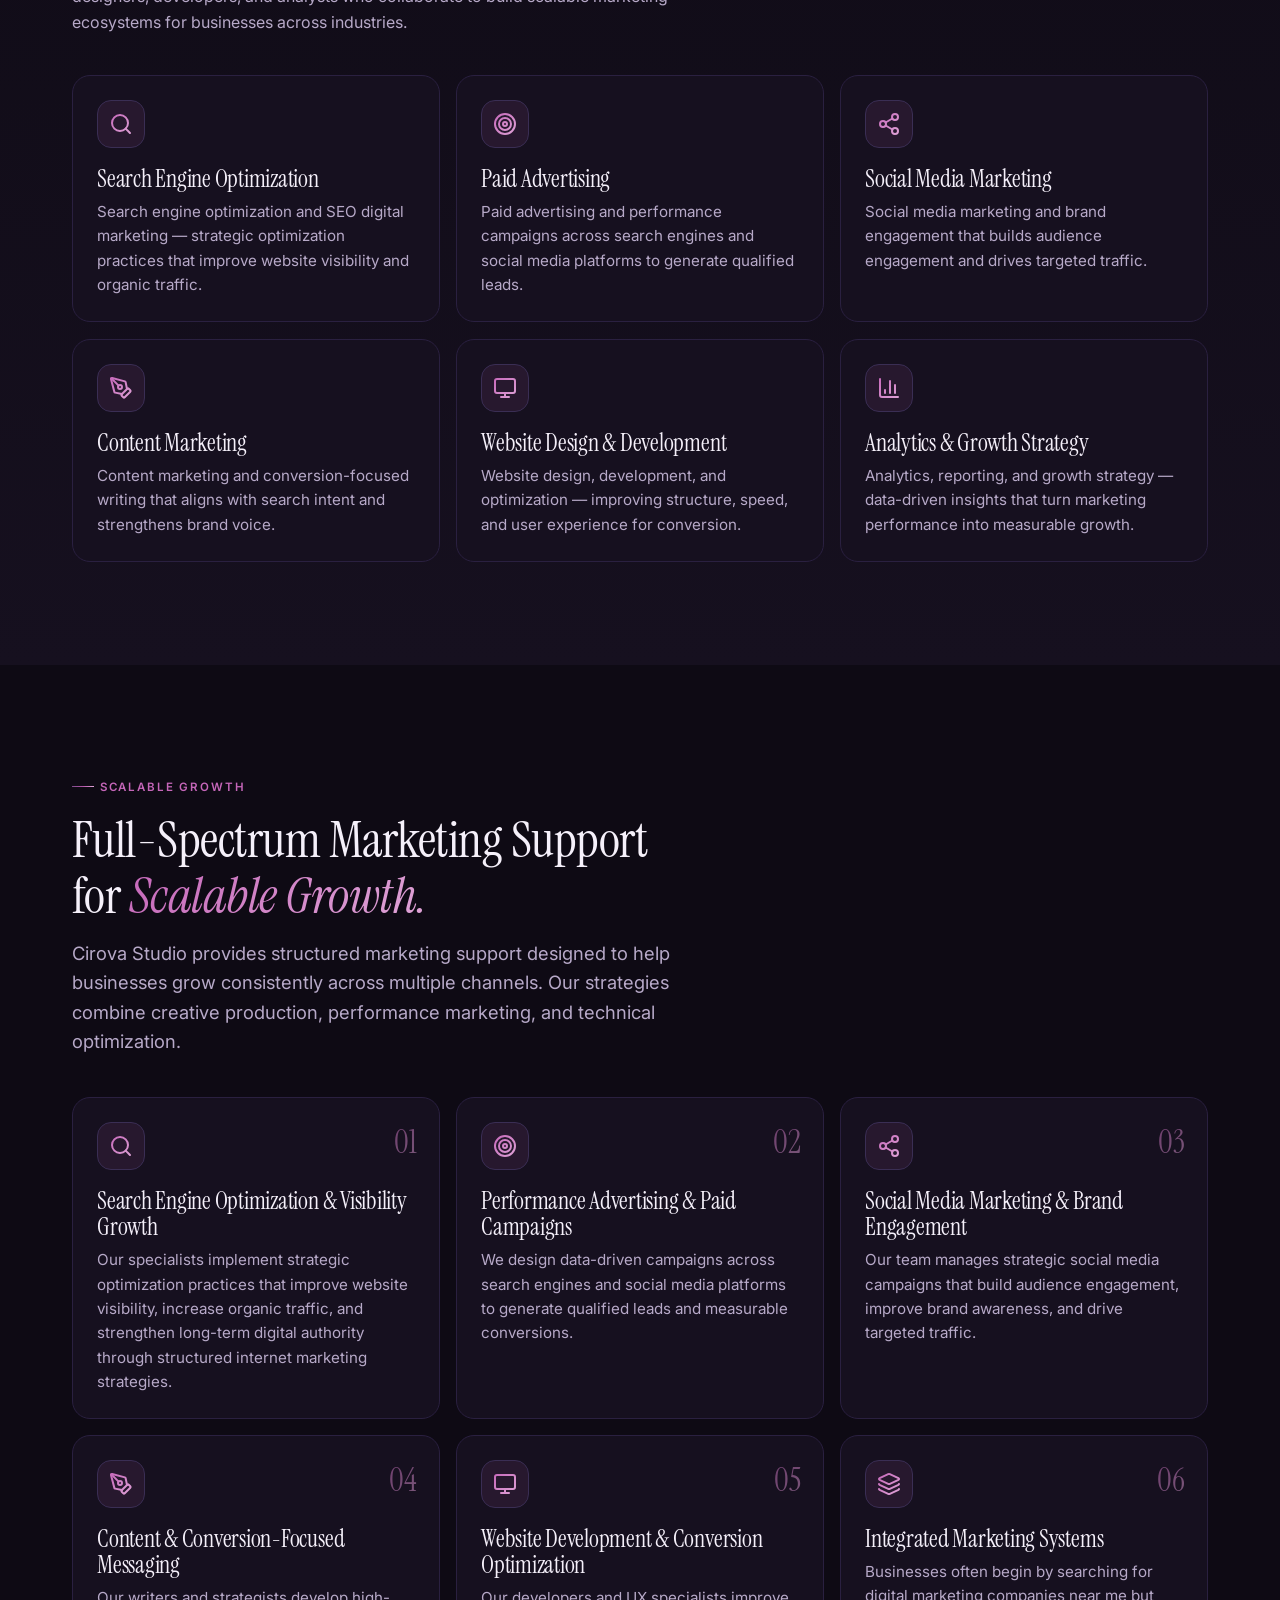
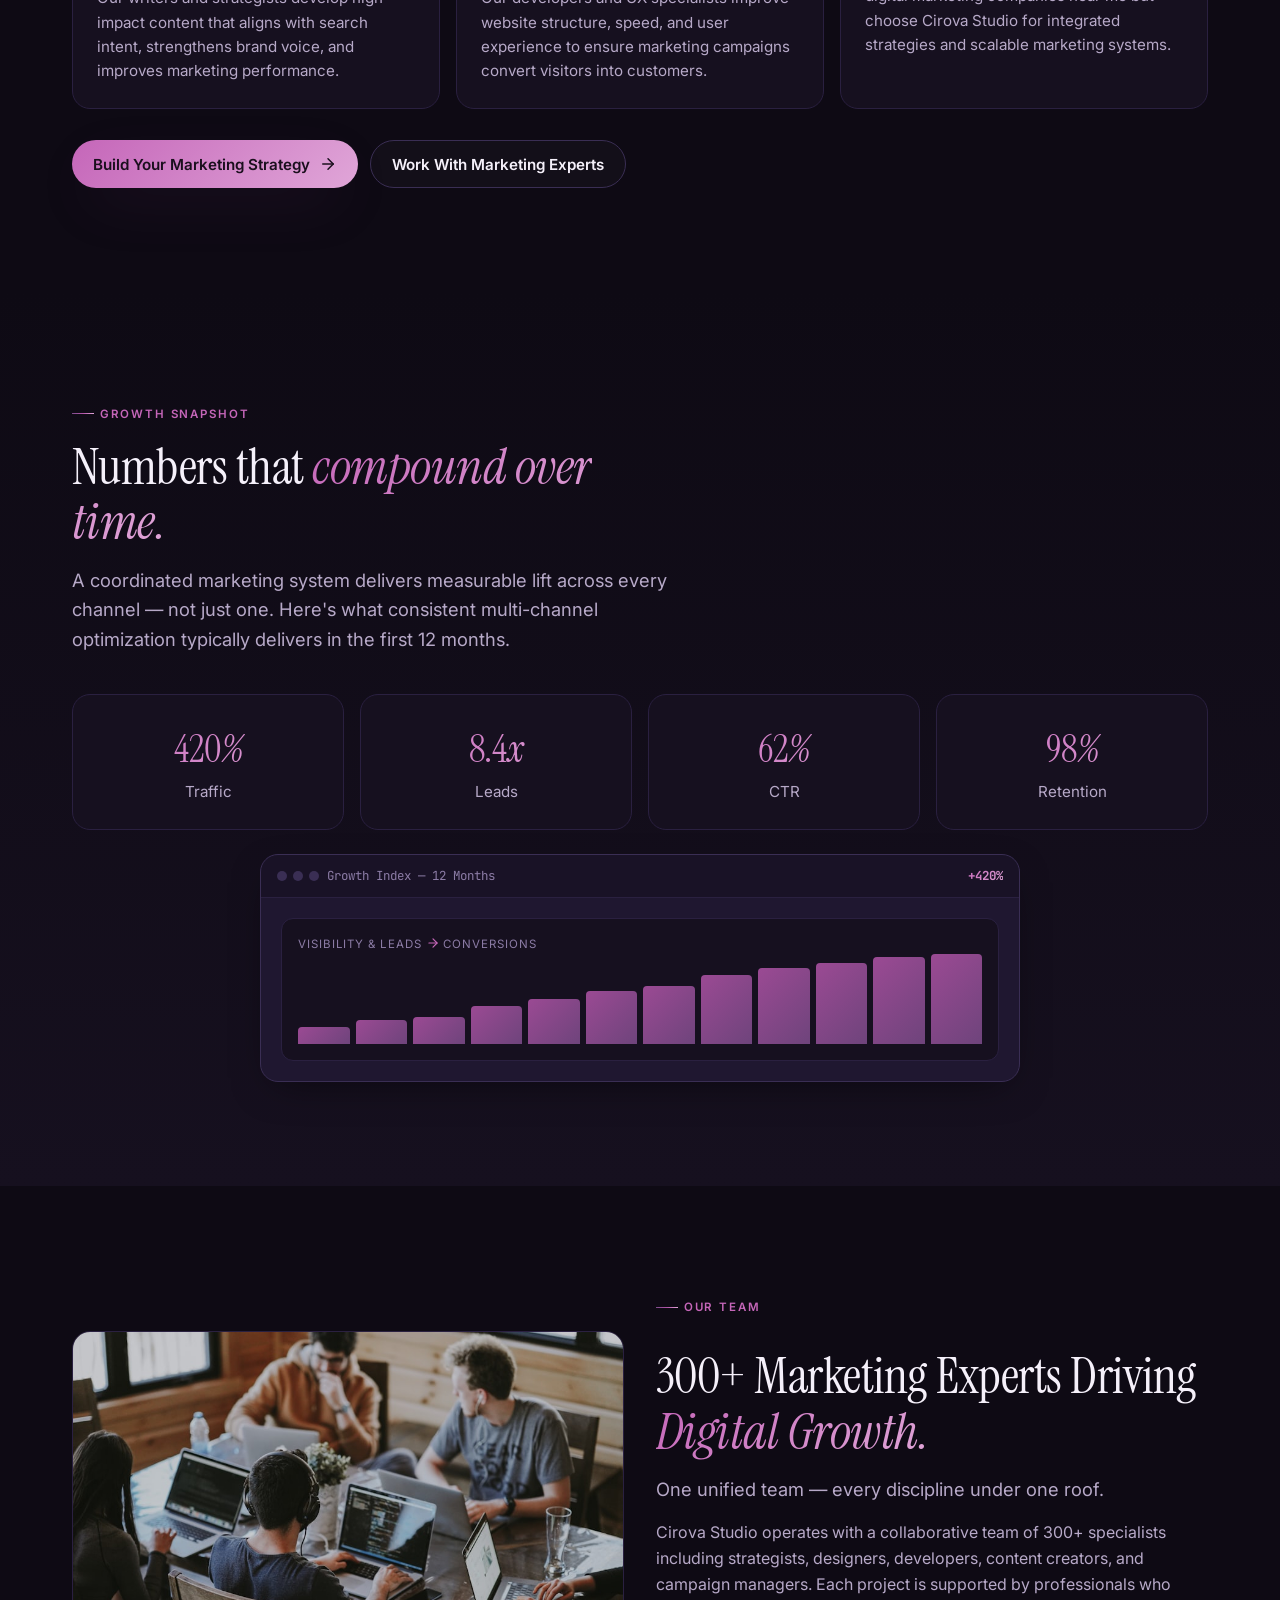
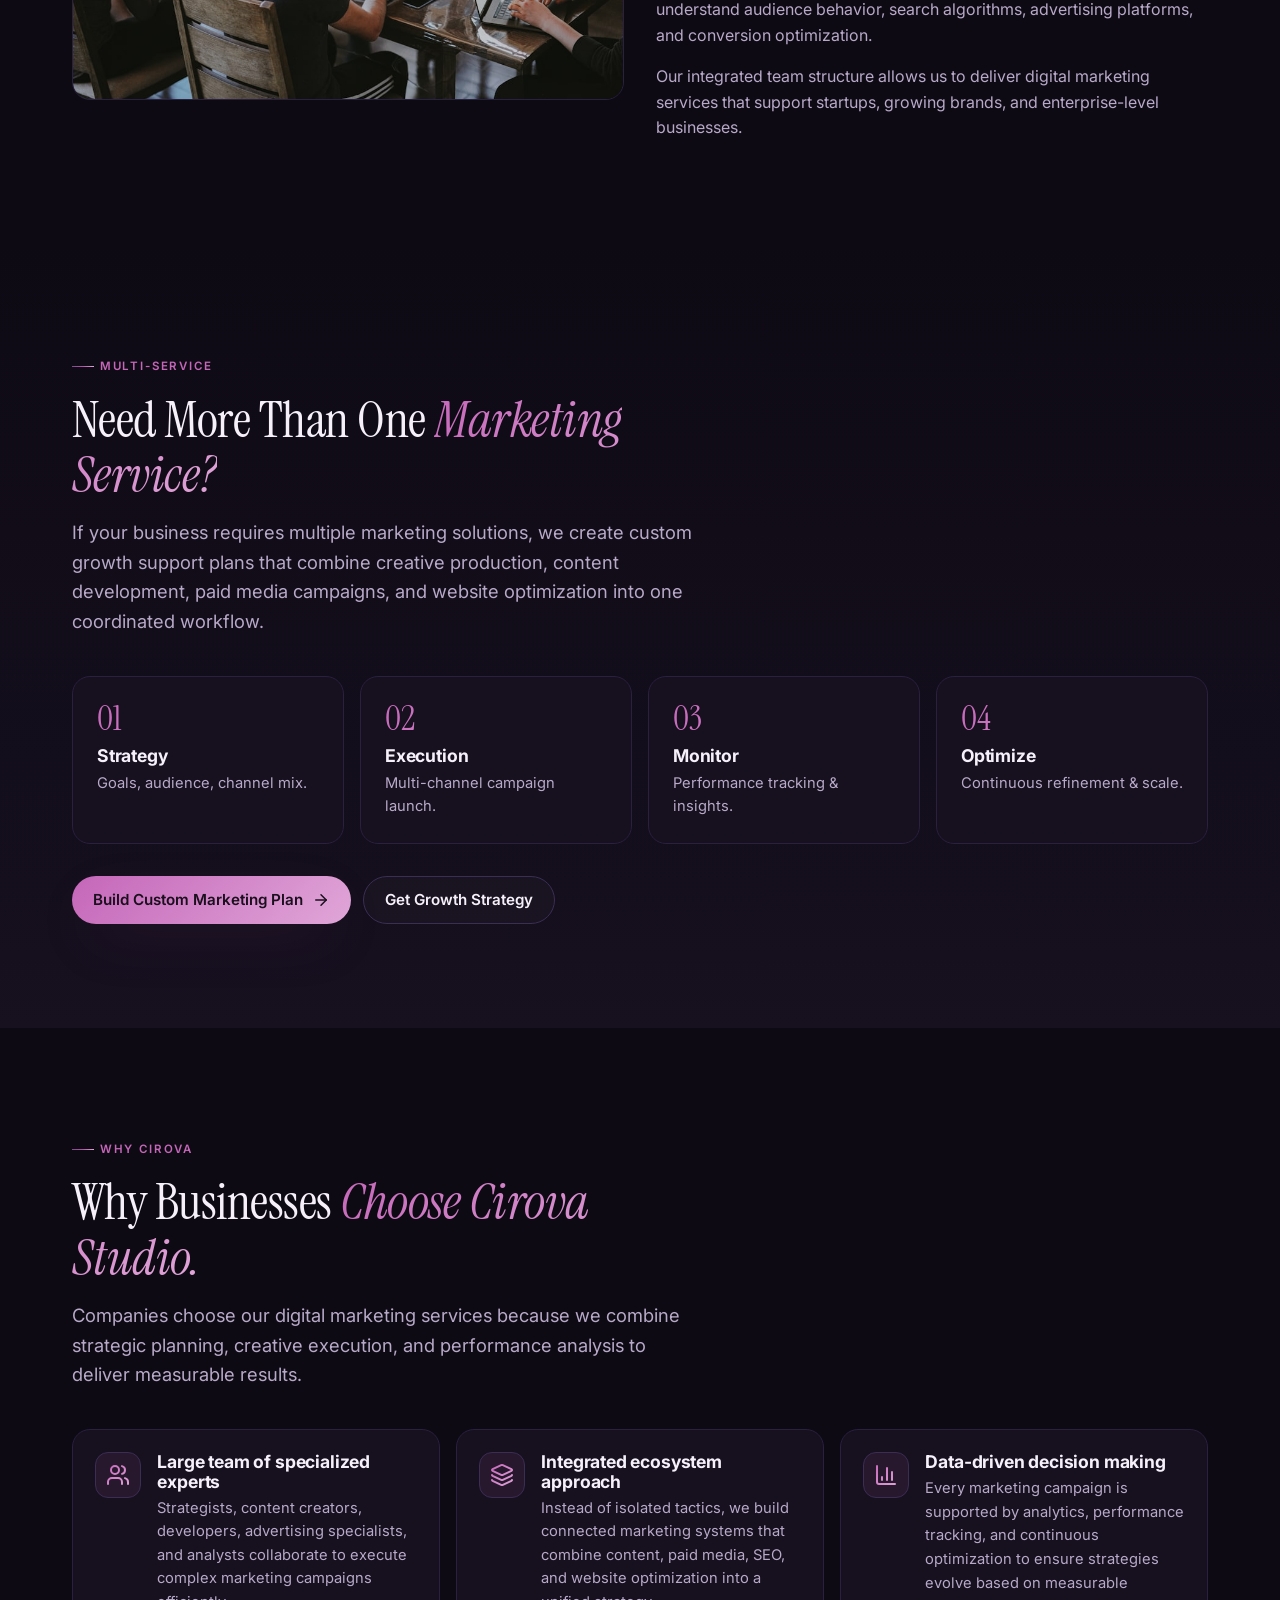
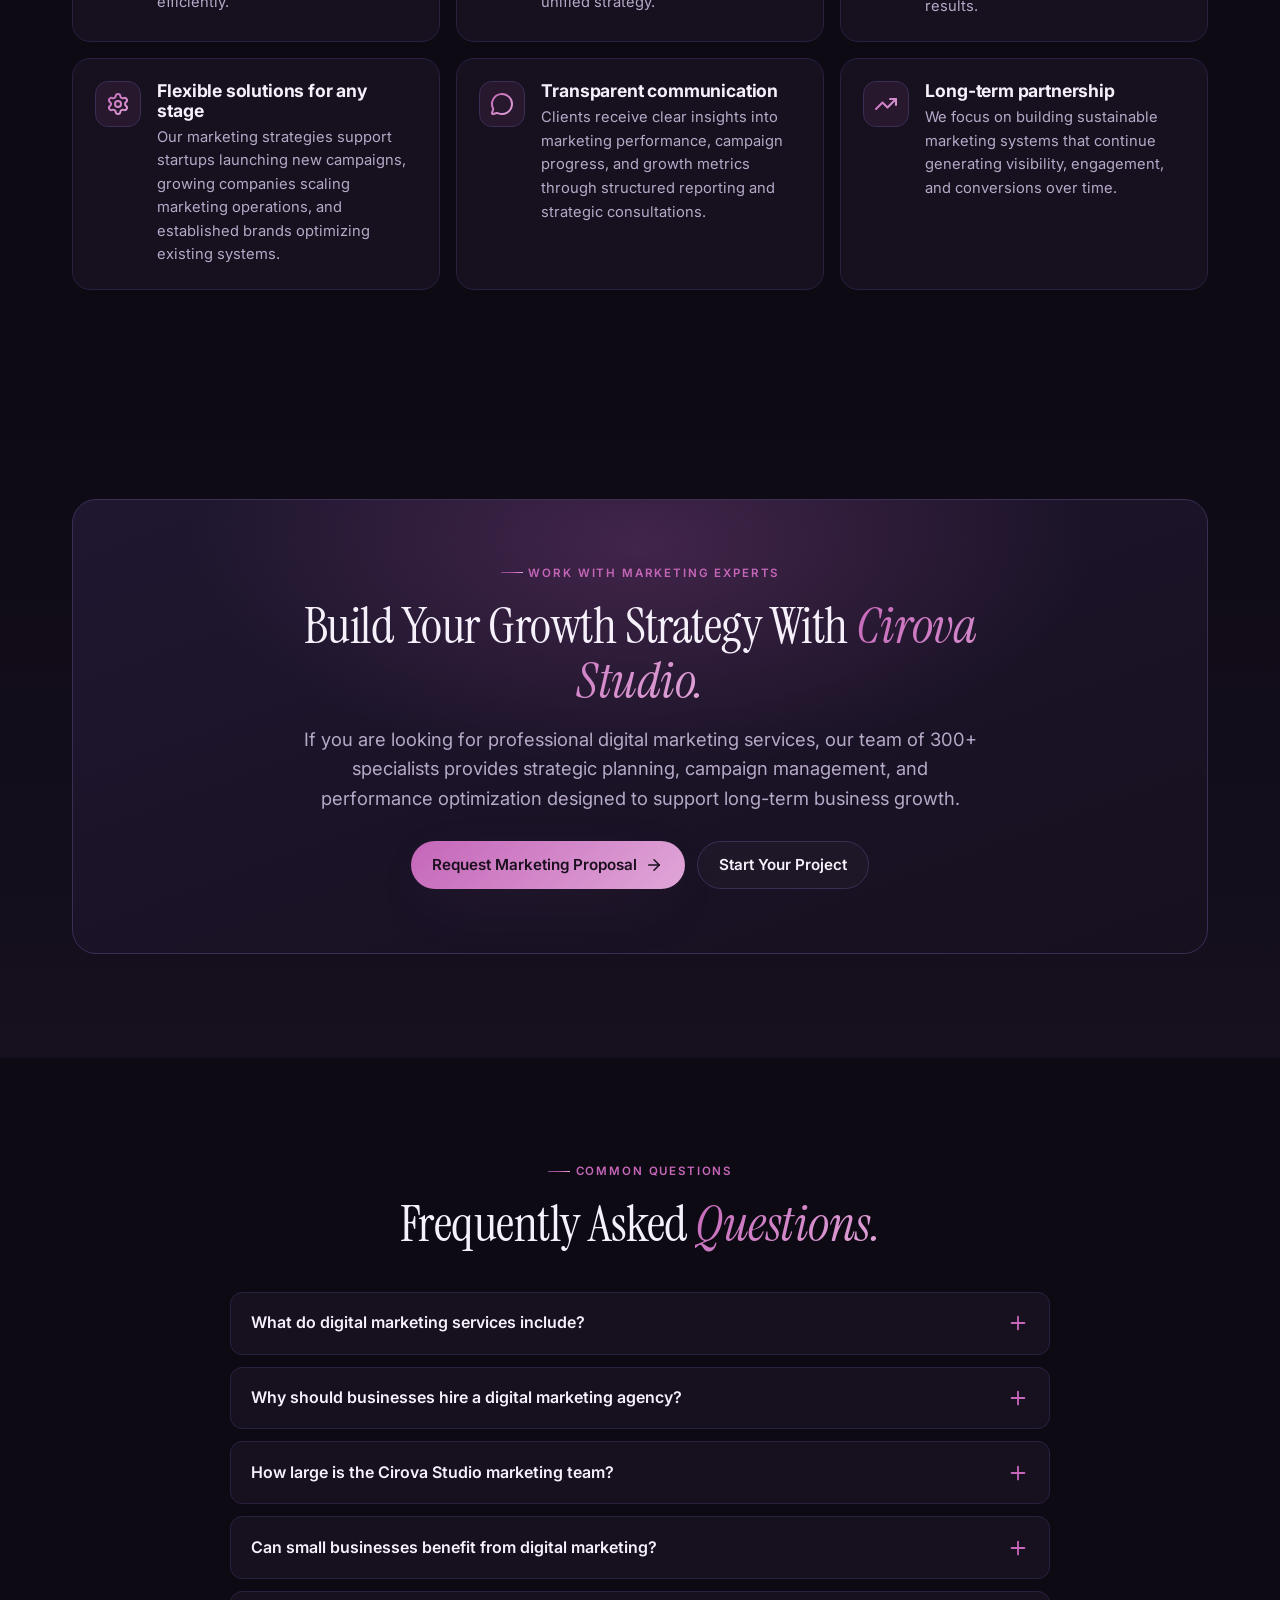
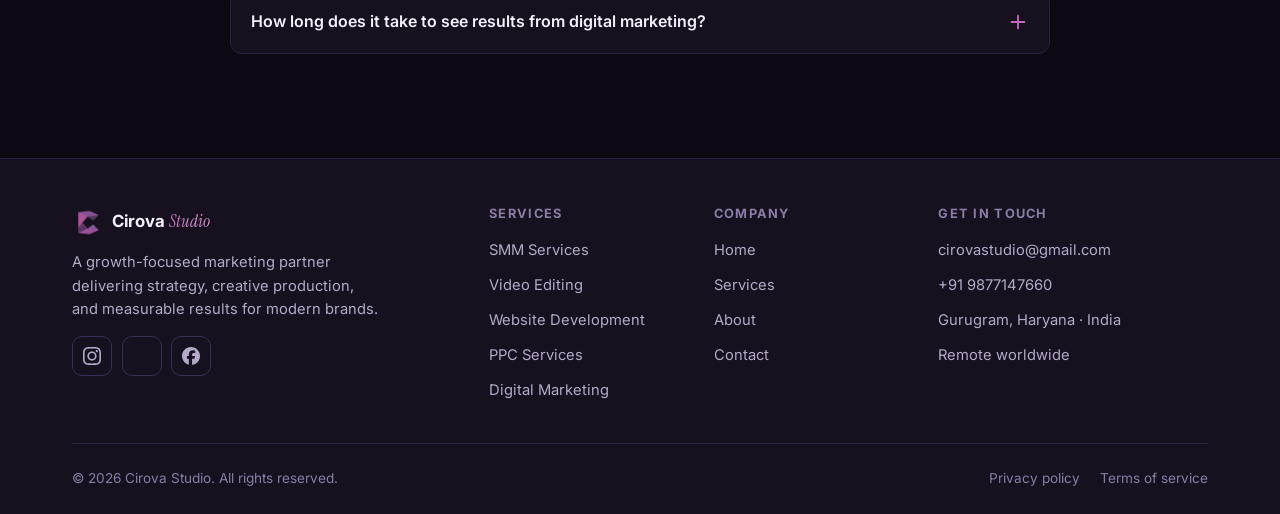
<file: digital-marketing-services.html>
<!DOCTYPE html>
<html lang="en">
<head>
<meta charset="UTF-8">
<meta name="viewport" content="width=device-width, initial-scale=1.0">
<meta name="theme-color" content="#0E0A14">
<title>Digital Marketing Services | Full-Funnel Growth — Cirova Studio</title>
<meta name="description" content="Integrated digital marketing services: SEO, paid media, social, content, web and analytics from a 300+ specialist team building scalable growth systems.">
<link rel="canonical" href="https://cirova-studio.vercel.app/digital-marketing-services.html">
<meta property="og:title" content="Digital Marketing Services | Full-Funnel Growth — Cirova Studio">
<meta property="og:description" content="Integrated digital marketing services: SEO, paid media, social, content, web and analytics from a 300+ specialist team building scalable growth systems.">
<meta property="og:type" content="website">
<meta property="og:image" content="https://cirova-studio.vercel.app/assets/img/cs-logo.png">
<link rel="icon" type="image/png" href="assets/img/cs-logo.png">
<link rel="apple-touch-icon" href="assets/img/cs-logo.png">
<link rel="preconnect" href="https://fonts.googleapis.com">
<link rel="preconnect" href="https://fonts.gstatic.com" crossorigin>
<link href="https://fonts.googleapis.com/css2?family=Instrument+Serif:ital@0;1&family=Inter:wght@300;400;500;600;700;800&family=JetBrains+Mono:wght@400;500&display=swap" rel="stylesheet">
<link rel="stylesheet" href="assets/css/style.css">
</head>
<body>

<!-- Global animation layer (loader + custom cursor + scroll progress) -->
<div class="scroll-progress" id="scrollProgress"></div>
<div class="cursor-dot" id="cursorDot" aria-hidden="true"></div>
<div class="cursor-ring" id="cursorRing" aria-hidden="true"></div>
<div class="page-loader" id="pageLoader"><img src="assets/img/cs-logo.png" alt="Loading Cirova Studio" width="80" height="80"></div>

<!-- SECTION: HEADER (shared template part) -->
<header class="site-header">
  <div class="container nav">
    <a class="brand" href="index.html" aria-label="Cirova Studio home">
      <img src="assets/img/cs-logo.png" alt="Cirova Studio logo" width="30" height="30">
      <span><b>Cirova</b> <i>Studio</i></span>
    </a>

    <!-- desktop nav -->
    <nav class="nav-desktop" aria-label="Primary">
      <ul class="nav-desktop">
        <li><a href="index.html">Home</a></li>
        <li class="has-drop">
          <a class="nav-link" href="#">Services <span class="icon i-chevron-down" aria-hidden="true"></span></a>
          <div class="dropdown">
            <a href="smm-services.html"><span class="svc-badge">SM</span><span class="svc-meta"><b>SMM Services</b><span>Social media management &amp; growth</span></span></a>
            <a href="video-editing-services.html"><span class="svc-badge">VE</span><span class="svc-meta"><b>Video Editing</b><span>Premiere Pro, color grade, motion</span></span></a>
            <a href="website-development.html"><span class="svc-badge">WD</span><span class="svc-meta"><b>Website Development</b><span>Fast, scalable, SEO-ready websites</span></span></a>
            <a href="ppc-services.html"><span class="svc-badge">PPC</span><span class="svc-meta"><b>PPC Services</b><span>Google &amp; Meta paid campaigns</span></span></a>
            <a href="digital-marketing-services.html"><span class="svc-badge">DM</span><span class="svc-meta"><b>Digital Marketing</b><span>Full-funnel growth strategy</span></span></a>
          </div>
        </li>
        <li><a href="about.html">About</a></li>
        <li><a href="contact.html">Contact</a></li>
      </ul>
    </nav>
    <a class="btn btn--primary nav-cta" href="contact.html">Get a Free Quote <span class="icon i-arrow-right" aria-hidden="true"></span></a>

    <!-- hamburger -->
    <button class="hamburger" data-nav-open aria-label="Open menu" aria-controls="mobileNav" aria-expanded="false">
      <span class="icon i-menu" aria-hidden="true"></span>
    </button>
  </div>
</header>

<!-- SECTION: MOBILE NAV -->
<div class="mobile-nav" id="mobileNav" aria-hidden="true">
  <div class="container">
    <div class="mobile-nav__top">
      <a class="brand" href="index.html"><img src="assets/img/cs-logo.png" alt="Cirova Studio logo" width="30" height="30"><span><b>Cirova</b> <i>Studio</i></span></a>
      <button class="mobile-nav__close" data-nav-close aria-label="Close menu"><span class="icon i-x" aria-hidden="true"></span></button>
    </div>
    <ul class="mobile-nav__links">
      <li><a href="index.html">Home</a></li>
      <li class="m-acc">
        <button class="m-acc__btn" aria-expanded="false">Services <span class="icon i-chevron-down" aria-hidden="true"></span></button>
        <div class="m-acc__panel">
          <div class="m-acc__list">
            <a href="smm-services.html"><span class="svc-badge">SM</span><span class="svc-meta"><b>SMM Services</b><span>Social media management &amp; growth</span></span></a>
            <a href="video-editing-services.html"><span class="svc-badge">VE</span><span class="svc-meta"><b>Video Editing</b><span>Premiere Pro, color grade, motion</span></span></a>
            <a href="website-development.html"><span class="svc-badge">WD</span><span class="svc-meta"><b>Website Development</b><span>Fast, scalable, SEO-ready websites</span></span></a>
            <a href="ppc-services.html"><span class="svc-badge">PPC</span><span class="svc-meta"><b>PPC Services</b><span>Google &amp; Meta paid campaigns</span></span></a>
            <a href="digital-marketing-services.html"><span class="svc-badge">DM</span><span class="svc-meta"><b>Digital Marketing</b><span>Full-funnel growth strategy</span></span></a>
          </div>
        </div>
      </li>
      <li><a href="about.html">About</a></li>
      <li><a href="contact.html">Contact</a></li>
    </ul>
    <a class="btn btn--primary btn--block mobile-nav__cta" href="contact.html">Get a Free Quote</a>
  </div>
</div>

<main>

<!-- SECTION: HERO -->
<section class="hero" id="top">
  <span class="hero__blob" aria-hidden="true"></span>
  <span class="hero__blob-2" aria-hidden="true"></span>
  <div class="container hero__inner">
    <div class="hero__copy">
      <span class="badge-status"><span class="dot"></span> 300+ marketing experts ready</span>
      <h1 class="h1">Comprehensive <span class="grad-text">Digital Marketing</span> Services for Growth</h1>
      <p class="lead">Cirova Studio delivers performance-focused digital marketing services designed to help businesses increase visibility, generate qualified leads, and build sustainable online growth through integrated marketing strategies, creative execution, and data-driven campaign management.</p>
      <div class="btn-row">
        <a class="btn btn--primary" href="contact.html">Start Your Digital Strategy <span class="icon i-arrow-right" aria-hidden="true"></span></a>
        <a class="btn btn--ghost" href="#channels">Request Marketing Consultation</a>
      </div>
      <div class="stats" style="margin-top:2rem">
        <div class="stat"><div class="num" data-count="300">0<em>+</em></div><p>Marketing Experts</p></div>
        <div class="stat"><div class="num" data-count="6">0</div><p>Core Channels</p></div>
        <div class="stat"><div class="num" data-count="500">0<em>+</em></div><p>Campaigns Live</p></div>
        <div class="stat"><div class="num" data-count="98">0<em>%</em></div><p>Retention Rate</p></div>
      </div>
    </div>

    <!-- ecosystem hub diagram -->
    <div class="hero__visual reveal">
      <div class="eco">
        <div class="eco__core">Your Brand<br>Growth</div>
        <div class="eco__node"><span class="b"><span class="icon i-search"></span></span> SEO · Search</div>
        <div class="eco__node"><span class="b"><span class="icon i-target"></span></span> Paid Media</div>
        <div class="eco__node"><span class="b"><span class="icon i-pen-tool"></span></span> Content</div>
        <div class="eco__node"><span class="b"><span class="icon i-share-2"></span></span> Social</div>
        <div class="eco__node"><span class="b"><span class="icon i-monitor"></span></span> Website</div>
        <div class="eco__node"><span class="b"><span class="icon i-bar-chart-3"></span></span> Analytics</div>
      </div>
      <p class="center muted" style="margin-top:1rem;font-size:.78rem;letter-spacing:.12em;text-transform:uppercase">Integrated Ecosystem · 300+ Experts Live</p>
    </div>
  </div>
</section>

<!-- SECTION: INTRO + CHANNELS -->
<section class="section section--wash" id="channels">
  <div class="container">
    <div class="section-head reveal"><span class="eyebrow">Modern Businesses</span><h2 class="h2">Integrated Digital Marketing Services for <span class="grad-text">Modern Businesses.</span></h2><p class="lead" style="margin-top:1rem">Our digital marketing services combine strategy, creativity, and technology to help businesses grow their online presence and reach the right audience at the right time. Today's digital environment requires more than isolated campaigns — it demands coordinated marketing systems.</p><p class="muted" style="margin-top:1rem">Cirova Studio operates with a team of 300+ marketing experts, strategists, designers, developers, and analysts who collaborate to build scalable marketing ecosystems for businesses across industries.</p></div>
    <div class="grid grid--3" style="margin-top:2.5rem">
      <article class="card svc-card reveal"><div class="card__icon"><span class="icon i-search"></span></div><h3>Search Engine Optimization</h3><p>Search engine optimization and SEO digital marketing — strategic optimization practices that improve website visibility and organic traffic.</p></article>
      <article class="card svc-card reveal"><div class="card__icon"><span class="icon i-target"></span></div><h3>Paid Advertising</h3><p>Paid advertising and performance campaigns across search engines and social media platforms to generate qualified leads.</p></article>
      <article class="card svc-card reveal"><div class="card__icon"><span class="icon i-share-2"></span></div><h3>Social Media Marketing</h3><p>Social media marketing and brand engagement that builds audience engagement and drives targeted traffic.</p></article>
      <article class="card svc-card reveal"><div class="card__icon"><span class="icon i-pen-tool"></span></div><h3>Content Marketing</h3><p>Content marketing and conversion-focused writing that aligns with search intent and strengthens brand voice.</p></article>
      <article class="card svc-card reveal"><div class="card__icon"><span class="icon i-monitor"></span></div><h3>Website Design &amp; Development</h3><p>Website design, development, and optimization — improving structure, speed, and user experience for conversion.</p></article>
      <article class="card svc-card reveal"><div class="card__icon"><span class="icon i-bar-chart-3"></span></div><h3>Analytics &amp; Growth Strategy</h3><p>Analytics, reporting, and growth strategy — data-driven insights that turn marketing performance into measurable growth.</p></article>
    </div>
  </div>
</section>

<!-- SECTION: SUPPORT -->
<section class="section">
  <div class="container">
    <div class="section-head reveal"><span class="eyebrow">Scalable Growth</span><h2 class="h2">Full-Spectrum Marketing Support for <span class="grad-text">Scalable Growth.</span></h2><p class="lead" style="margin-top:1rem">Cirova Studio provides structured marketing support designed to help businesses grow consistently across multiple channels. Our strategies combine creative production, performance marketing, and technical optimization.</p></div>
    <div class="grid grid--3" style="margin-top:2.5rem">
      <article class="card svc-card reveal"><span class="card__num">01</span><div class="card__icon"><span class="icon i-search"></span></div><h3>Search Engine Optimization &amp; Visibility Growth</h3><p>Our specialists implement strategic optimization practices that improve website visibility, increase organic traffic, and strengthen long-term digital authority through structured internet marketing strategies.</p></article>
      <article class="card svc-card reveal"><span class="card__num">02</span><div class="card__icon"><span class="icon i-target"></span></div><h3>Performance Advertising &amp; Paid Campaigns</h3><p>We design data-driven campaigns across search engines and social media platforms to generate qualified leads and measurable conversions.</p></article>
      <article class="card svc-card reveal"><span class="card__num">03</span><div class="card__icon"><span class="icon i-share-2"></span></div><h3>Social Media Marketing &amp; Brand Engagement</h3><p>Our team manages strategic social media campaigns that build audience engagement, improve brand awareness, and drive targeted traffic.</p></article>
      <article class="card svc-card reveal"><span class="card__num">04</span><div class="card__icon"><span class="icon i-pen-tool"></span></div><h3>Content &amp; Conversion-Focused Messaging</h3><p>Our writers and strategists develop high-impact content that aligns with search intent, strengthens brand voice, and improves marketing performance.</p></article>
      <article class="card svc-card reveal"><span class="card__num">05</span><div class="card__icon"><span class="icon i-monitor"></span></div><h3>Website Development &amp; Conversion Optimization</h3><p>Our developers and UX specialists improve website structure, speed, and user experience to ensure marketing campaigns convert visitors into customers.</p></article>
      <article class="card svc-card reveal"><span class="card__num">06</span><div class="card__icon"><span class="icon i-layers"></span></div><h3>Integrated Marketing Systems</h3><p>Businesses often begin by searching for digital marketing companies near me but choose Cirova Studio for integrated strategies and scalable marketing systems.</p></article>
    </div>
    <div class="btn-row" style="margin-top:2rem"><a class="btn btn--primary" href="contact.html">Build Your Marketing Strategy <span class="icon i-arrow-right" aria-hidden="true"></span></a><a class="btn btn--ghost" href="contact.html">Work With Marketing Experts</a></div>
  </div>
</section>

<!-- SECTION: GROWTH SNAPSHOT -->
<section class="section section--wash">
  <div class="container">
    <div class="section-head reveal"><span class="eyebrow">Growth Snapshot</span><h2 class="h2">Numbers that <span class="grad-text">compound over time.</span></h2><p class="lead" style="margin-top:1rem">A coordinated marketing system delivers measurable lift across every channel — not just one. Here's what consistent multi-channel optimization typically delivers in the first 12 months.</p></div>
    <div class="grid grid--4 reveal" style="margin-top:2.5rem">
      <div class="card center"><div class="num" data-count="420" style="font-family:var(--font-display);font-size:2.4rem;background:var(--grad);-webkit-background-clip:text;background-clip:text;color:transparent">0<em>%</em></div><p class="muted">Traffic</p></div>
      <div class="card center"><div class="num" data-count="8.4" style="font-family:var(--font-display);font-size:2.4rem;background:var(--grad);-webkit-background-clip:text;background-clip:text;color:transparent">0<em>x</em></div><p class="muted">Leads</p></div>
      <div class="card center"><div class="num" data-count="62" style="font-family:var(--font-display);font-size:2.4rem;background:var(--grad);-webkit-background-clip:text;background-clip:text;color:transparent">0<em>%</em></div><p class="muted">CTR</p></div>
      <div class="card center"><div class="num" data-count="98" style="font-family:var(--font-display);font-size:2.4rem;background:var(--grad);-webkit-background-clip:text;background-clip:text;color:transparent">0<em>%</em></div><p class="muted">Retention</p></div>
    </div>
    <div class="mock reveal" style="margin-top:1.5rem;max-width:760px;margin-inline:auto">
      <div class="mock__bar"><span class="mock__dots"><i></i><i></i><i></i></span> Growth Index — 12 Months <span style="margin-left:auto;background:var(--grad);-webkit-background-clip:text;background-clip:text;color:transparent;font-weight:700">+420%</span></div>
      <div class="dash"><div class="dash__cell">
        <div class="k">Visibility &amp; Leads <span class="icon i-arrow-right" style="width:14px;height:14px;display:inline-block;vertical-align:-2px;background:var(--magenta-2)"></span> Conversions</div>
        <div class="chart" aria-hidden="true"><span style="height:18%"></span><span style="height:26%"></span><span style="height:30%"></span><span style="height:42%"></span><span style="height:50%"></span><span style="height:58%"></span><span style="height:64%"></span><span style="height:76%"></span><span style="height:84%"></span><span style="height:90%"></span><span style="height:96%"></span><span style="height:100%"></span></div>
      </div></div>
    </div>
  </div>
</section>

<!-- SECTION: TEAM -->
<section class="section">
  <div class="container split split--reverse">
    <div class="split__visual reveal"><img src="assets/img/u-1522071820081-900.jpg" alt="Unified marketing team" loading="lazy" width="900" height="600" style="border-radius:var(--r);border:1px solid var(--border)"></div>
    <div class="split__copy reveal">
      <span class="eyebrow">Our Team</span>
      <h2 class="h2">300+ Marketing Experts Driving <span class="grad-text">Digital Growth.</span></h2>
      <p class="lead" style="margin-top:1rem">One unified team — every discipline under one roof.</p>
      <p class="muted" style="margin-top:1rem">Cirova Studio operates with a collaborative team of 300+ specialists including strategists, designers, developers, content creators, and campaign managers. Each project is supported by professionals who understand audience behavior, search algorithms, advertising platforms, and conversion optimization.</p>
      <p class="muted" style="margin-top:1rem">Our integrated team structure allows us to deliver digital marketing services that support startups, growing brands, and enterprise-level businesses.</p>
    </div>
  </div>
</section>

<!-- SECTION: MULTI-SERVICE STEPS -->
<section class="section section--wash">
  <div class="container">
    <div class="section-head reveal"><span class="eyebrow">Multi-Service</span><h2 class="h2">Need More Than One <span class="grad-text">Marketing Service?</span></h2><p class="lead" style="margin-top:1rem">If your business requires multiple marketing solutions, we create custom growth support plans that combine creative production, content development, paid media campaigns, and website optimization into one coordinated workflow.</p></div>
    <div class="steps" style="margin-top:2.5rem">
      <div class="step reveal"><div class="step__n">01</div><h3>Strategy</h3><p>Goals, audience, channel mix.</p></div>
      <div class="step reveal"><div class="step__n">02</div><h3>Execution</h3><p>Multi-channel campaign launch.</p></div>
      <div class="step reveal"><div class="step__n">03</div><h3>Monitor</h3><p>Performance tracking &amp; insights.</p></div>
      <div class="step reveal"><div class="step__n">04</div><h3>Optimize</h3><p>Continuous refinement &amp; scale.</p></div>
    </div>
    <div class="btn-row" style="margin-top:2rem"><a class="btn btn--primary" href="contact.html">Build Custom Marketing Plan <span class="icon i-arrow-right" aria-hidden="true"></span></a><a class="btn btn--ghost" href="contact.html">Get Growth Strategy</a></div>
  </div>
</section>

<!-- SECTION: WHY -->
<section class="section">
  <div class="container">
    <div class="section-head reveal"><span class="eyebrow">Why Cirova</span><h2 class="h2">Why Businesses <span class="grad-text">Choose Cirova Studio.</span></h2><p class="lead" style="margin-top:1rem">Companies choose our digital marketing services because we combine strategic planning, creative execution, and performance analysis to deliver measurable results.</p></div>
    <div class="grid grid--3" style="margin-top:2.5rem">
      <div class="feature reveal"><div class="feature__icon"><span class="icon i-users"></span></div><div><h3>Large team of specialized experts</h3><p>Strategists, content creators, developers, advertising specialists, and analysts collaborate to execute complex marketing campaigns efficiently.</p></div></div>
      <div class="feature reveal"><div class="feature__icon"><span class="icon i-layers"></span></div><div><h3>Integrated ecosystem approach</h3><p>Instead of isolated tactics, we build connected marketing systems that combine content, paid media, SEO, and website optimization into a unified strategy.</p></div></div>
      <div class="feature reveal"><div class="feature__icon"><span class="icon i-bar-chart-3"></span></div><div><h3>Data-driven decision making</h3><p>Every marketing campaign is supported by analytics, performance tracking, and continuous optimization to ensure strategies evolve based on measurable results.</p></div></div>
      <div class="feature reveal"><div class="feature__icon"><span class="icon i-settings"></span></div><div><h3>Flexible solutions for any stage</h3><p>Our marketing strategies support startups launching new campaigns, growing companies scaling marketing operations, and established brands optimizing existing systems.</p></div></div>
      <div class="feature reveal"><div class="feature__icon"><span class="icon i-message-circle"></span></div><div><h3>Transparent communication</h3><p>Clients receive clear insights into marketing performance, campaign progress, and growth metrics through structured reporting and strategic consultations.</p></div></div>
      <div class="feature reveal"><div class="feature__icon"><span class="icon i-trending-up"></span></div><div><h3>Long-term partnership</h3><p>We focus on building sustainable marketing systems that continue generating visibility, engagement, and conversions over time.</p></div></div>
    </div>
  </div>
</section>

<!-- SECTION: CTA -->
<section class="section section--wash" id="contact">
  <div class="container"><div class="cta reveal"><div class="cta__inner">
    <span class="eyebrow" style="justify-content:center;display:flex">Work With Marketing Experts</span>
    <h2 class="h2">Build Your Growth Strategy With <span class="grad-text">Cirova Studio.</span></h2>
    <p class="lead" style="margin:1rem auto 0">If you are looking for professional digital marketing services, our team of 300+ specialists provides strategic planning, campaign management, and performance optimization designed to support long-term business growth.</p>
    <div class="btn-row"><a class="btn btn--primary" href="contact.html">Request Marketing Proposal <span class="icon i-arrow-right" aria-hidden="true"></span></a><a class="btn btn--ghost" href="contact.html">Start Your Project</a></div>
  </div></div></div>
</section>

<!-- SECTION: FAQ -->
<section class="section" id="faq">
  <div class="container">
    <div class="section-head center reveal"><span class="eyebrow" style="justify-content:center;display:flex">Common Questions</span><h2 class="h2">Frequently Asked <span class="grad-text">Questions.</span></h2></div>
    <div class="faq" style="margin-top:2.5rem">
      <div class="faq__item"><button class="faq__q" aria-expanded="false">What do digital marketing services include? <span class="icon i-plus" aria-hidden="true"></span></button><div class="faq__a"><p>Professional digital marketing services include SEO optimization, content marketing, social media management, paid advertising, website optimization, and analytics reporting to help businesses increase visibility, attract leads, and grow online.</p></div></div>
      <div class="faq__item"><button class="faq__q" aria-expanded="false">Why should businesses hire a digital marketing agency? <span class="icon i-plus" aria-hidden="true"></span></button><div class="faq__a"><p>A professional digital marketing agency provides strategic planning, campaign management, and performance analysis that help businesses reach targeted audiences, improve visibility, and generate measurable marketing results.</p></div></div>
      <div class="faq__item"><button class="faq__q" aria-expanded="false">How large is the Cirova Studio marketing team? <span class="icon i-plus" aria-hidden="true"></span></button><div class="faq__a"><p>Cirova Studio operates with a team of more than 300 marketing specialists including strategists, designers, developers, and analysts who collaborate to deliver integrated marketing solutions.</p></div></div>
      <div class="faq__item"><button class="faq__q" aria-expanded="false">Can small businesses benefit from digital marketing? <span class="icon i-plus" aria-hidden="true"></span></button><div class="faq__a"><p>Yes. Digital marketing strategies allow small businesses to target specific audiences, control marketing budgets, and compete effectively by using search engines, social media platforms, and targeted advertising.</p></div></div>
      <div class="faq__item"><button class="faq__q" aria-expanded="false">How long does it take to see results from digital marketing? <span class="icon i-plus" aria-hidden="true"></span></button><div class="faq__a"><p>Results vary depending on strategy and industry. Paid advertising can generate immediate traffic, while SEO and organic marketing typically deliver stronger results over several months of consistent optimization.</p></div></div>
    </div>
  </div>
</section>

</main>

<!-- SECTION: FOOTER (shared template part) -->
<footer class="footer">
  <div class="container">
    <div class="footer__grid">
      <div class="footer__brand">
        <a class="brand" href="index.html"><img src="assets/img/cs-logo.png" alt="Cirova Studio logo" width="30" height="30"><span><b>Cirova</b> <i>Studio</i></span></a>
        <p>A growth-focused marketing partner delivering strategy, creative production, and measurable results for modern brands.</p>
        <div class="socials">
          <a href="#" aria-label="Instagram"><span class="icon i-brand-instagram"></span></a>
          <a href="#" aria-label="LinkedIn"><span class="icon i-brand-linkedin"></span></a>
          <a href="#" aria-label="Facebook"><span class="icon i-brand-facebook"></span></a>
        </div>
      </div>
      <div class="footer__col"><h4>Services</h4><ul>
        <li><a href="smm-services.html">SMM Services</a></li>
        <li><a href="video-editing-services.html">Video Editing</a></li>
        <li><a href="website-development.html">Website Development</a></li>
        <li><a href="ppc-services.html">PPC Services</a></li>
        <li><a href="digital-marketing-services.html">Digital Marketing</a></li>
      </ul></div>
      <div class="footer__col"><h4>Company</h4><ul>
        <li><a href="index.html">Home</a></li>
        <li><a href="#services">Services</a></li>
        <li><a href="about.html">About</a></li>
        <li><a href="contact.html">Contact</a></li>
      </ul></div>
      <div class="footer__col"><h4>Get in touch</h4><ul>
        <li><a href="mailto:cirovastudio@gmail.com">cirovastudio@gmail.com</a></li>
        <li><a href="tel:+919877147660">+91 9877147660</a></li>
        <li><span>Gurugram, Haryana · India</span></li>
        <li><span>Remote worldwide</span></li>
      </ul></div>
    </div>
    <div class="footer__bottom">
      <span>© <span data-year>2026</span> Cirova Studio. All rights reserved.</span>
      <span class="links"><a href="#">Privacy policy</a><a href="#">Terms of service</a></span>
    </div>
  </div>
</footer>

<script src="assets/js/main.js"></script>
</body>
</html>
</file>
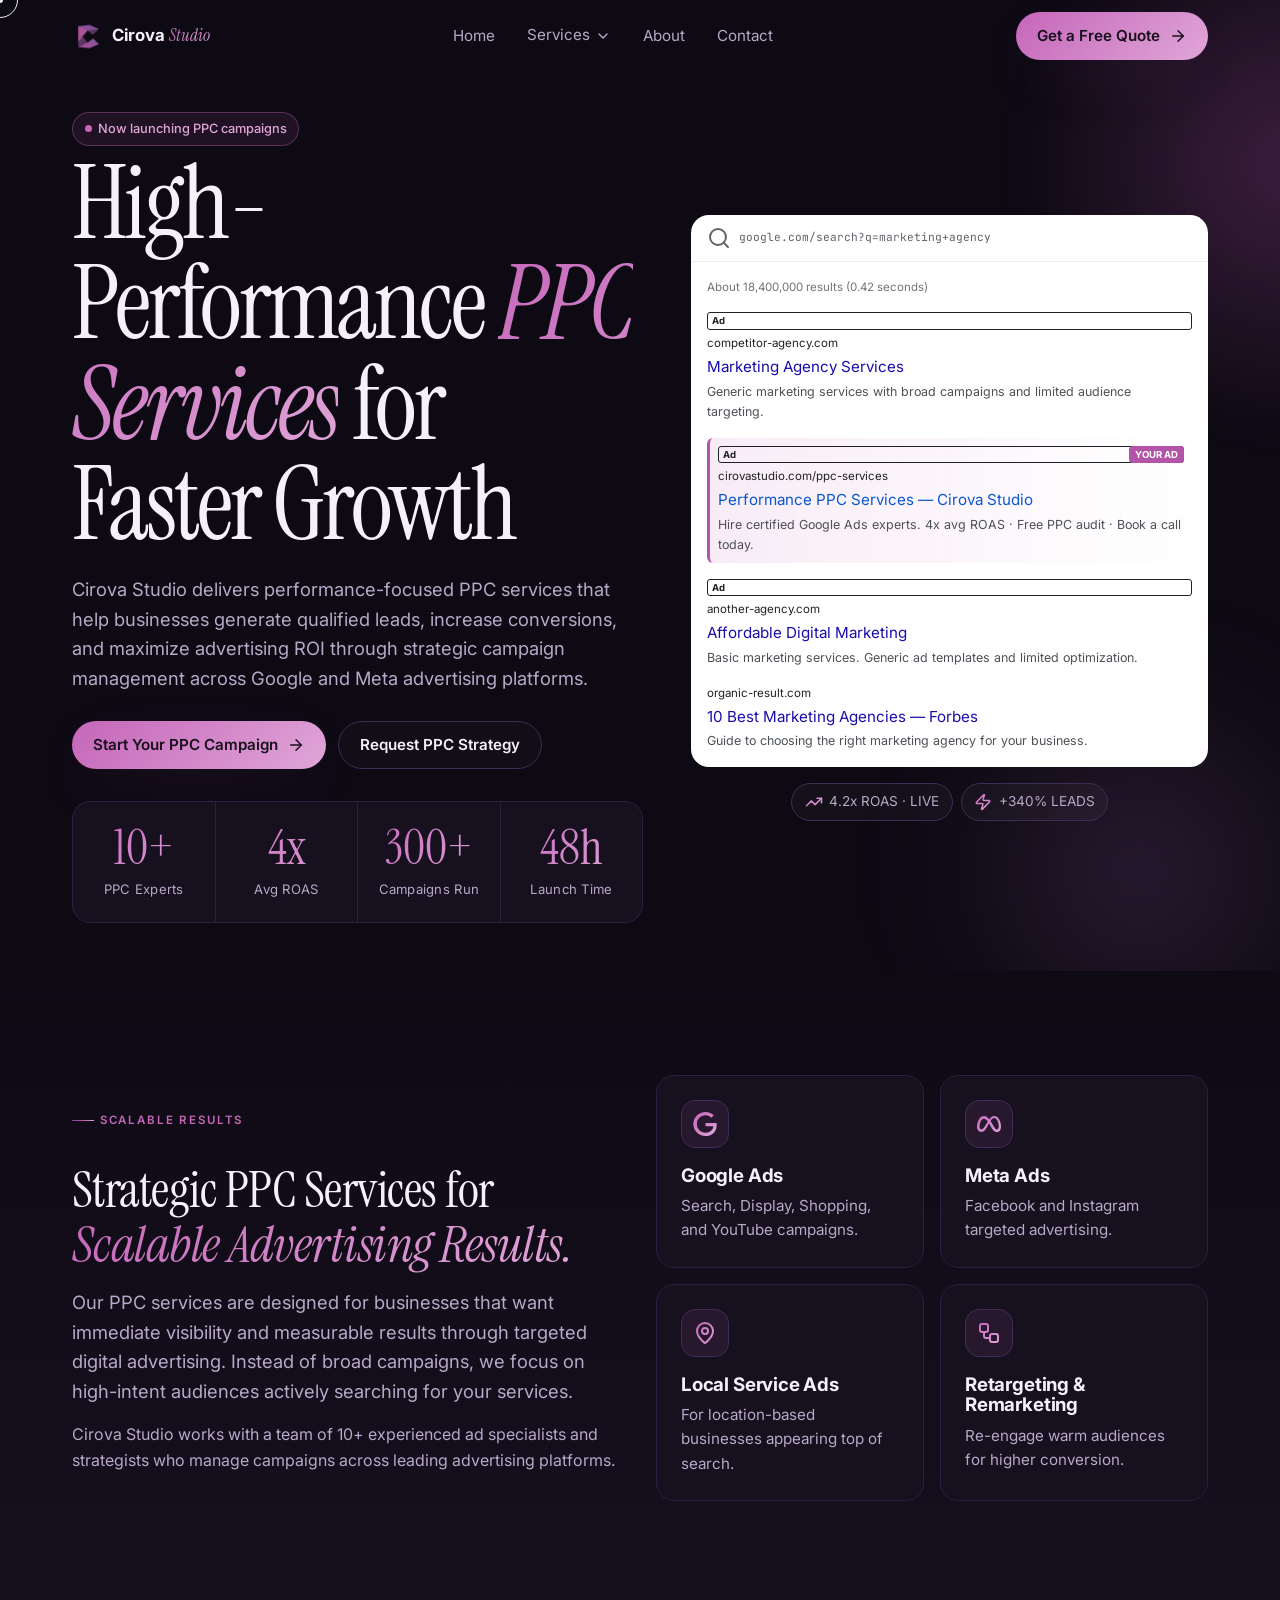
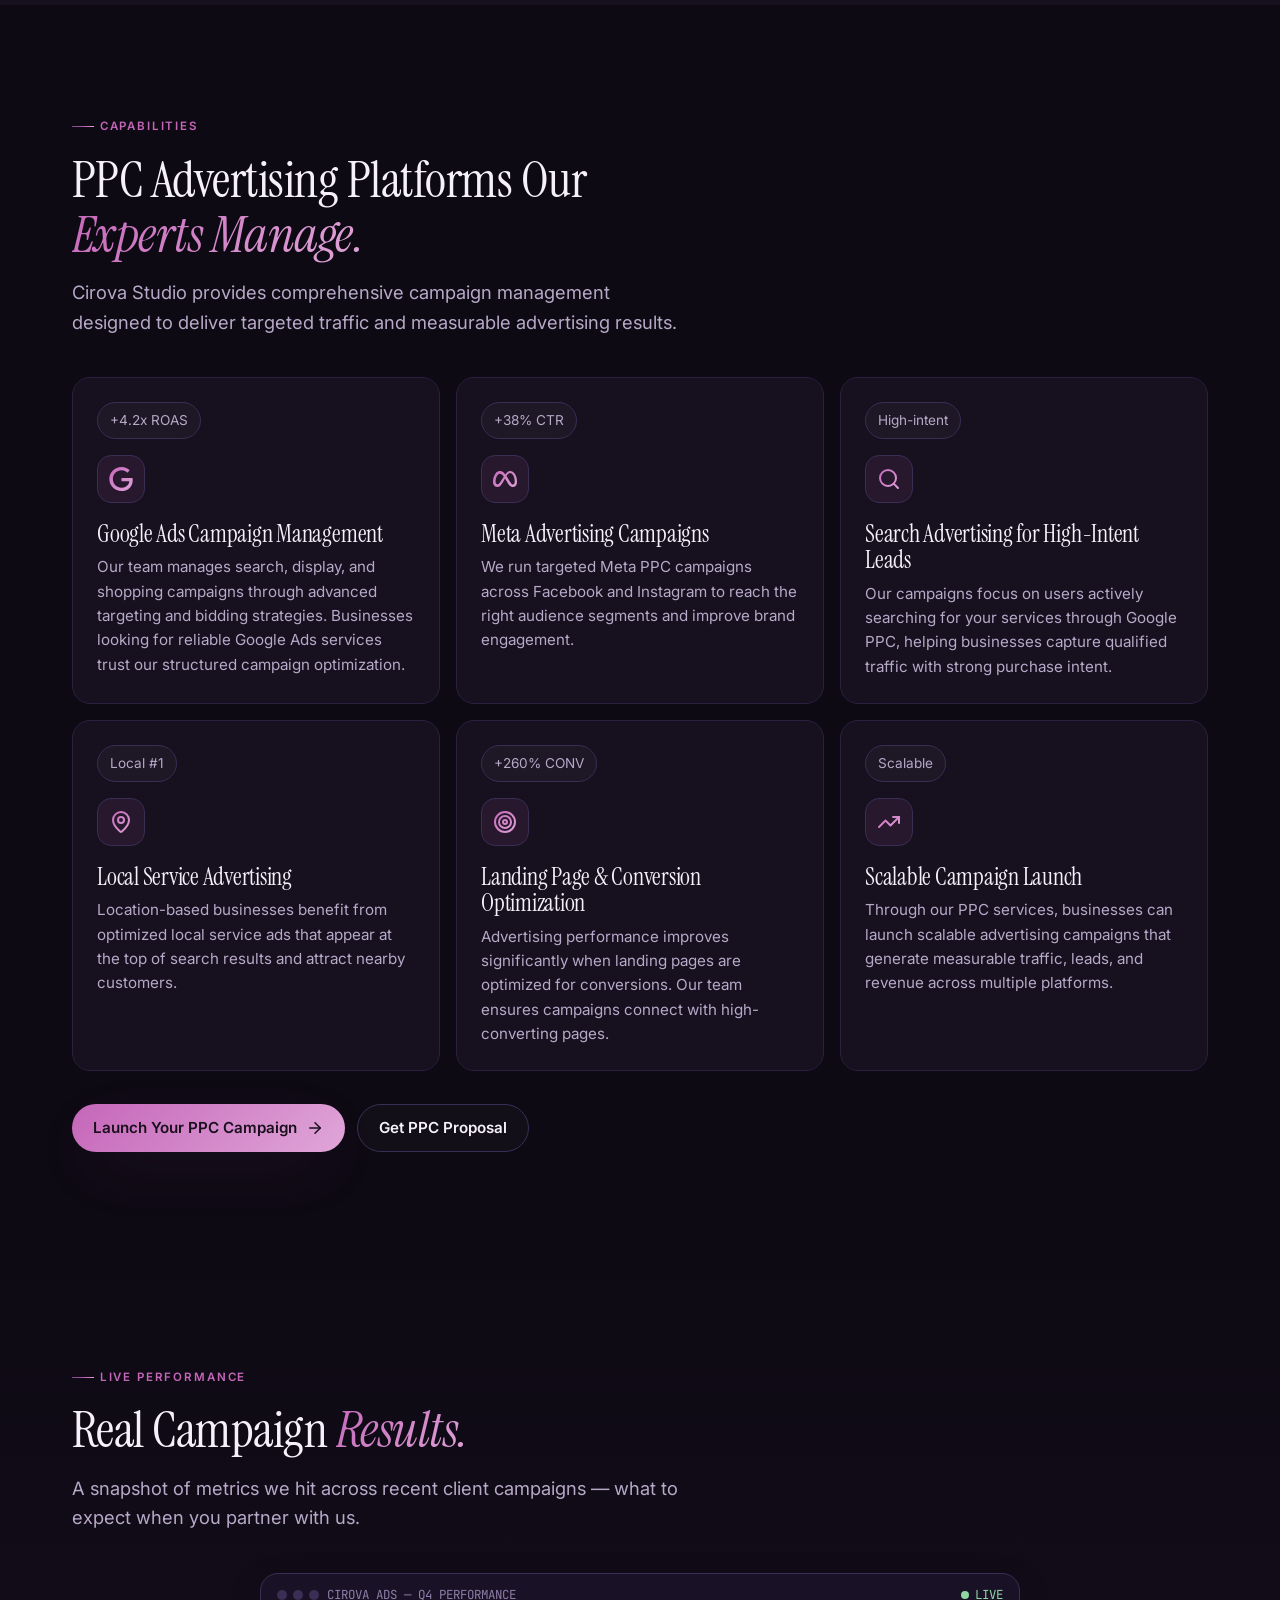
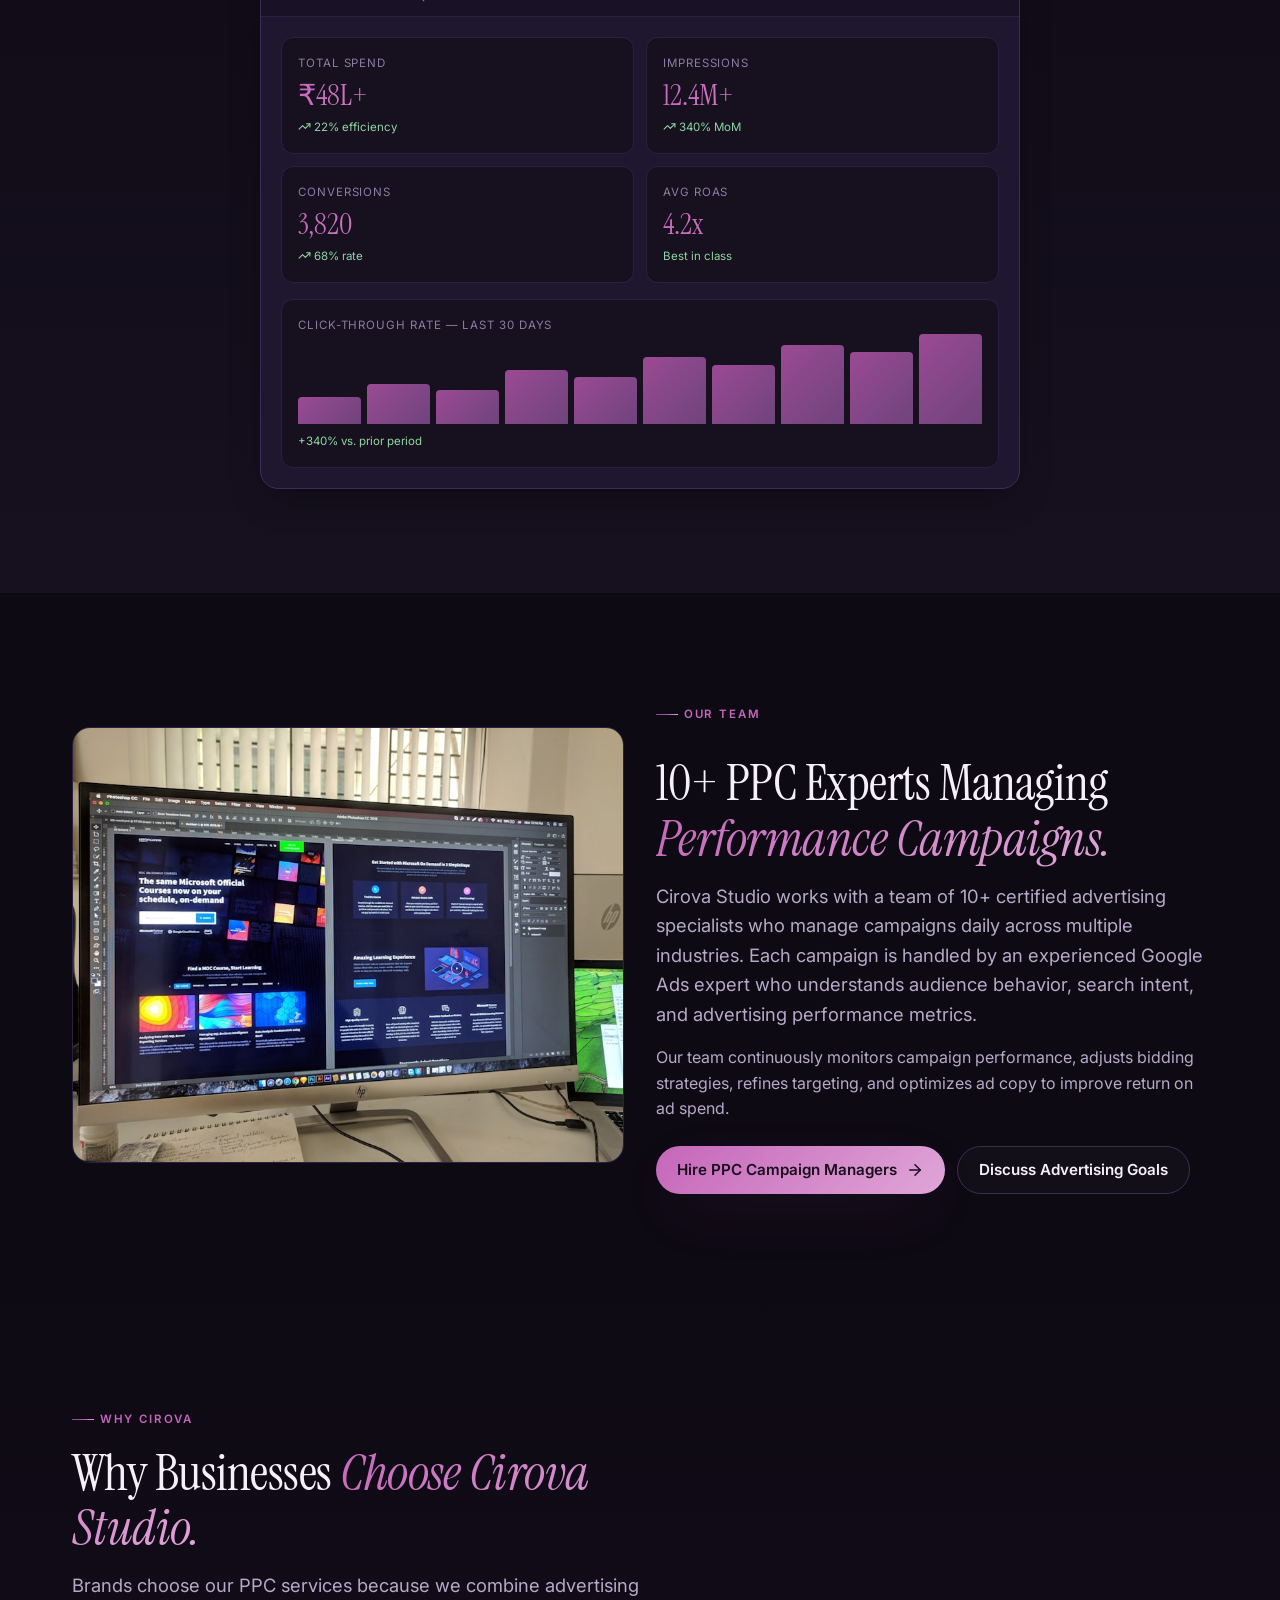
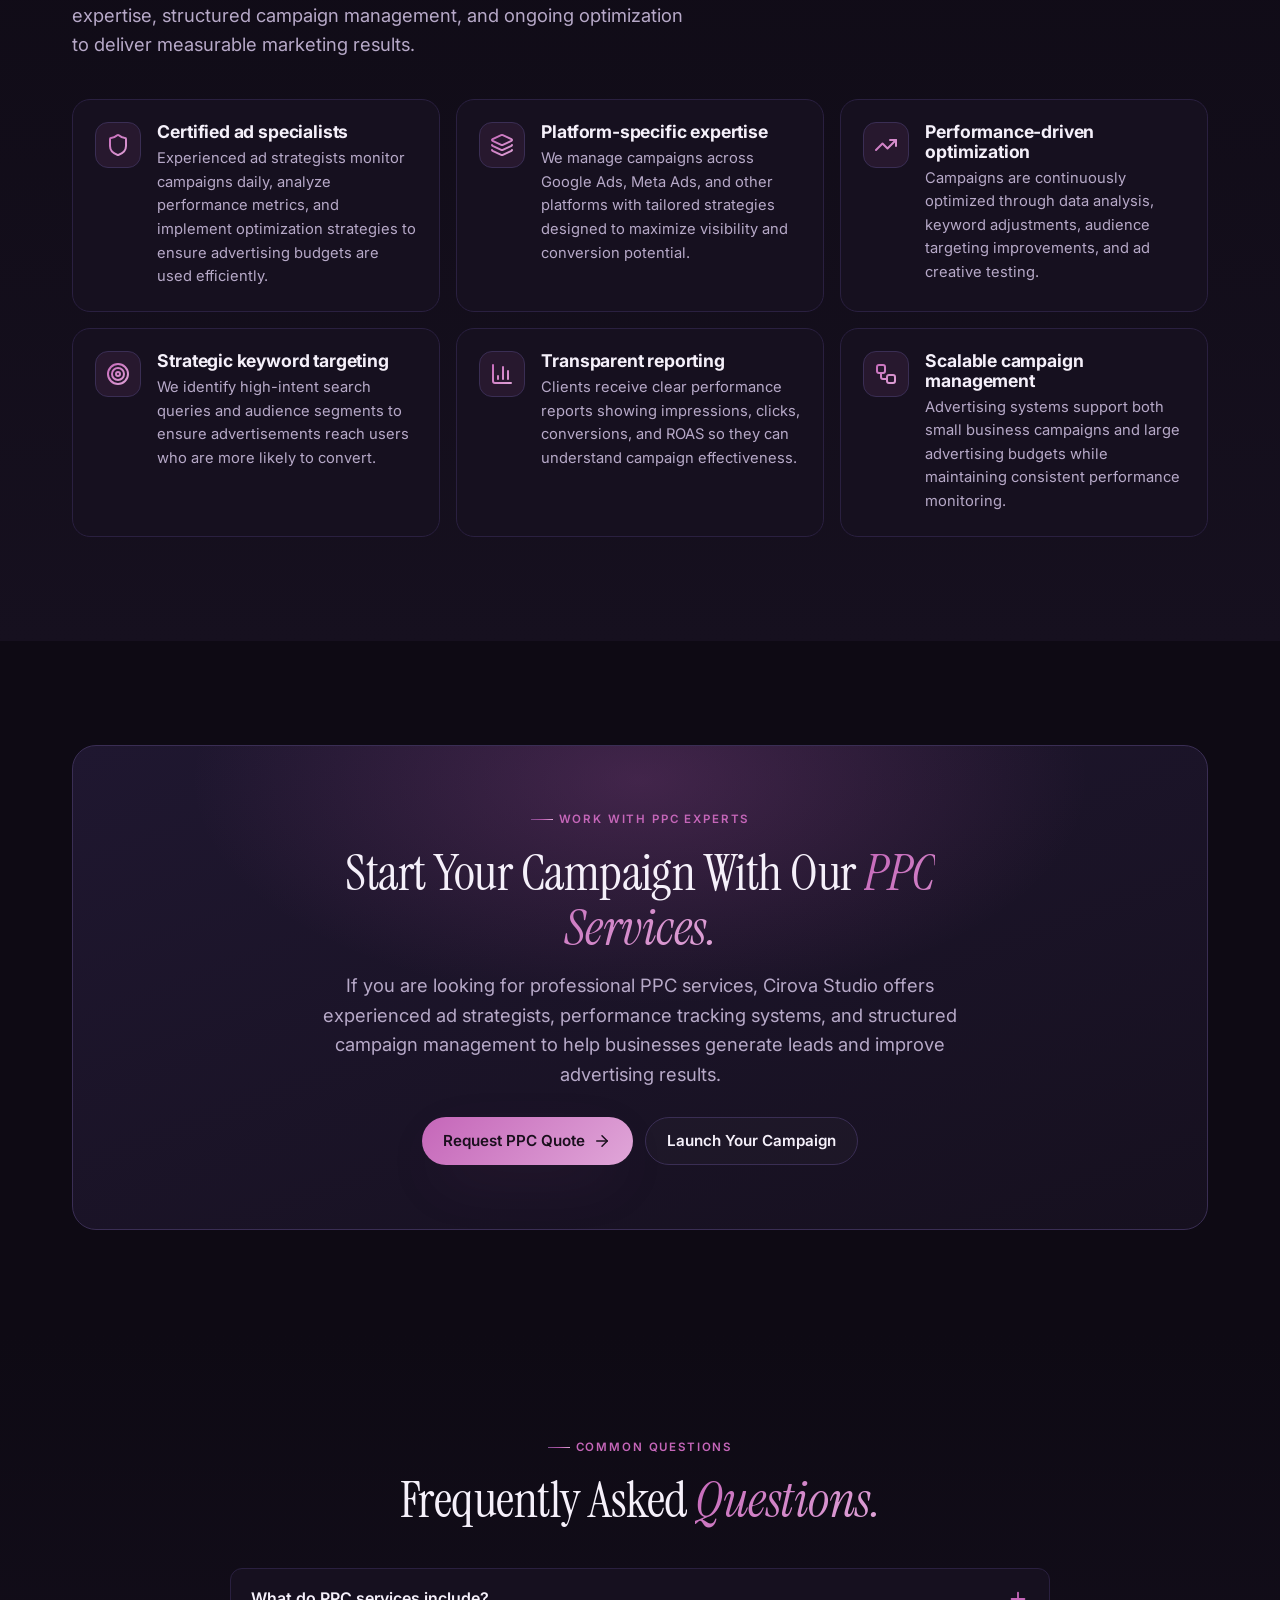
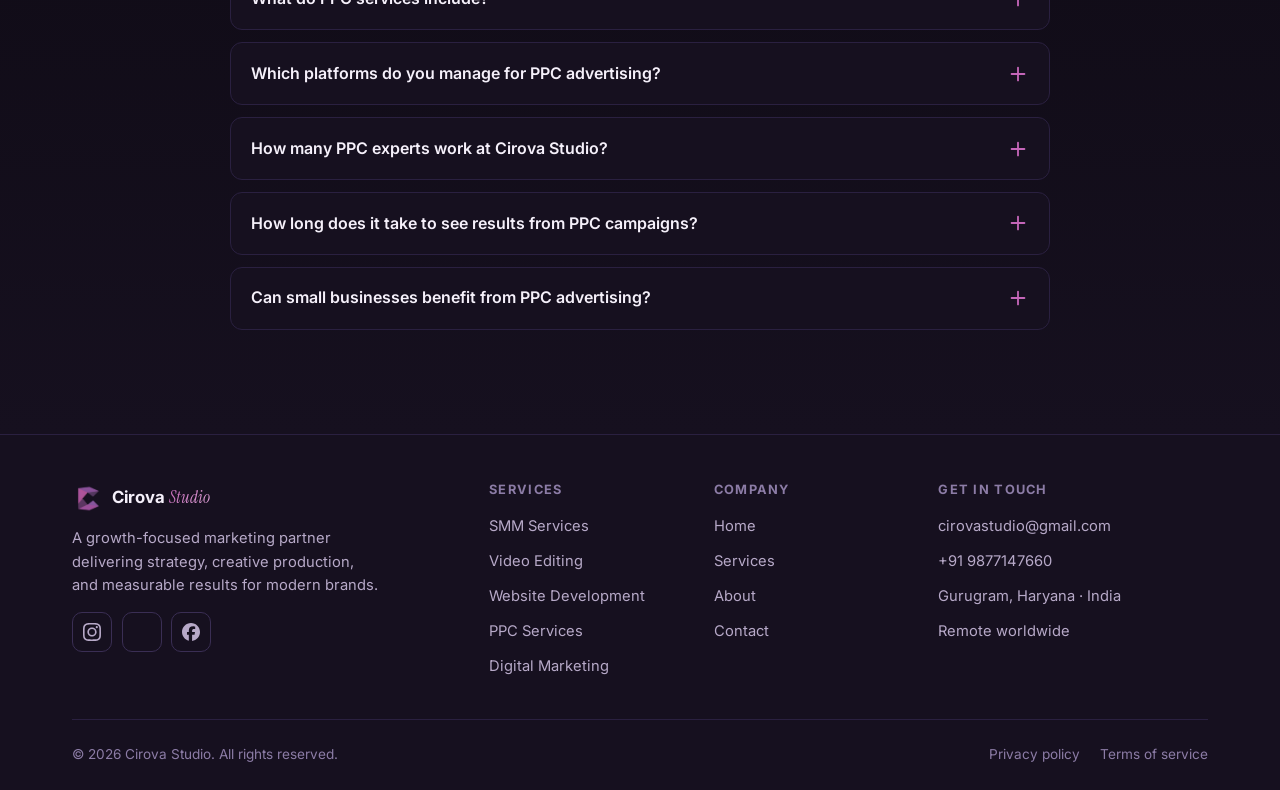
<file: ppc-services.html>
<!DOCTYPE html>
<html lang="en">
<head>
<meta charset="UTF-8">
<meta name="viewport" content="width=device-width, initial-scale=1.0">
<meta name="theme-color" content="#0E0A14">
<title>PPC Services | Google & Meta Ads Management — Cirova Studio</title>
<meta name="description" content="Performance-focused PPC services: Google Ads, Meta Ads, search, local and retargeting campaigns managed by certified specialists for measurable ROAS.">
<link rel="canonical" href="https://cirova-studio.vercel.app/ppc-services.html">
<meta property="og:title" content="PPC Services | Google & Meta Ads Management — Cirova Studio">
<meta property="og:description" content="Performance-focused PPC services: Google Ads, Meta Ads, search, local and retargeting campaigns managed by certified specialists for measurable ROAS.">
<meta property="og:type" content="website">
<meta property="og:image" content="https://cirova-studio.vercel.app/assets/img/cs-logo.png">
<link rel="icon" type="image/png" href="assets/img/cs-logo.png">
<link rel="apple-touch-icon" href="assets/img/cs-logo.png">
<link rel="preconnect" href="https://fonts.googleapis.com">
<link rel="preconnect" href="https://fonts.gstatic.com" crossorigin>
<link href="https://fonts.googleapis.com/css2?family=Instrument+Serif:ital@0;1&family=Inter:wght@300;400;500;600;700;800&family=JetBrains+Mono:wght@400;500&display=swap" rel="stylesheet">
<link rel="stylesheet" href="assets/css/style.css">
</head>
<body>

<!-- Global animation layer (loader + custom cursor + scroll progress) -->
<div class="scroll-progress" id="scrollProgress"></div>
<div class="cursor-dot" id="cursorDot" aria-hidden="true"></div>
<div class="cursor-ring" id="cursorRing" aria-hidden="true"></div>
<div class="page-loader" id="pageLoader"><img src="assets/img/cs-logo.png" alt="Loading Cirova Studio" width="80" height="80"></div>

<!-- SECTION: HEADER (shared template part) -->
<header class="site-header">
  <div class="container nav">
    <a class="brand" href="index.html" aria-label="Cirova Studio home">
      <img src="assets/img/cs-logo.png" alt="Cirova Studio logo" width="30" height="30">
      <span><b>Cirova</b> <i>Studio</i></span>
    </a>

    <!-- desktop nav -->
    <nav class="nav-desktop" aria-label="Primary">
      <ul class="nav-desktop">
        <li><a href="index.html">Home</a></li>
        <li class="has-drop">
          <a class="nav-link" href="#">Services <span class="icon i-chevron-down" aria-hidden="true"></span></a>
          <div class="dropdown">
            <a href="smm-services.html"><span class="svc-badge">SM</span><span class="svc-meta"><b>SMM Services</b><span>Social media management &amp; growth</span></span></a>
            <a href="video-editing-services.html"><span class="svc-badge">VE</span><span class="svc-meta"><b>Video Editing</b><span>Premiere Pro, color grade, motion</span></span></a>
            <a href="website-development.html"><span class="svc-badge">WD</span><span class="svc-meta"><b>Website Development</b><span>Fast, scalable, SEO-ready websites</span></span></a>
            <a href="ppc-services.html"><span class="svc-badge">PPC</span><span class="svc-meta"><b>PPC Services</b><span>Google &amp; Meta paid campaigns</span></span></a>
            <a href="digital-marketing-services.html"><span class="svc-badge">DM</span><span class="svc-meta"><b>Digital Marketing</b><span>Full-funnel growth strategy</span></span></a>
          </div>
        </li>
        <li><a href="about.html">About</a></li>
        <li><a href="contact.html">Contact</a></li>
      </ul>
    </nav>
    <a class="btn btn--primary nav-cta" href="contact.html">Get a Free Quote <span class="icon i-arrow-right" aria-hidden="true"></span></a>

    <!-- hamburger -->
    <button class="hamburger" data-nav-open aria-label="Open menu" aria-controls="mobileNav" aria-expanded="false">
      <span class="icon i-menu" aria-hidden="true"></span>
    </button>
  </div>
</header>

<!-- SECTION: MOBILE NAV -->
<div class="mobile-nav" id="mobileNav" aria-hidden="true">
  <div class="container">
    <div class="mobile-nav__top">
      <a class="brand" href="index.html"><img src="assets/img/cs-logo.png" alt="Cirova Studio logo" width="30" height="30"><span><b>Cirova</b> <i>Studio</i></span></a>
      <button class="mobile-nav__close" data-nav-close aria-label="Close menu"><span class="icon i-x" aria-hidden="true"></span></button>
    </div>
    <ul class="mobile-nav__links">
      <li><a href="index.html">Home</a></li>
      <li class="m-acc">
        <button class="m-acc__btn" aria-expanded="false">Services <span class="icon i-chevron-down" aria-hidden="true"></span></button>
        <div class="m-acc__panel">
          <div class="m-acc__list">
            <a href="smm-services.html"><span class="svc-badge">SM</span><span class="svc-meta"><b>SMM Services</b><span>Social media management &amp; growth</span></span></a>
            <a href="video-editing-services.html"><span class="svc-badge">VE</span><span class="svc-meta"><b>Video Editing</b><span>Premiere Pro, color grade, motion</span></span></a>
            <a href="website-development.html"><span class="svc-badge">WD</span><span class="svc-meta"><b>Website Development</b><span>Fast, scalable, SEO-ready websites</span></span></a>
            <a href="ppc-services.html"><span class="svc-badge">PPC</span><span class="svc-meta"><b>PPC Services</b><span>Google &amp; Meta paid campaigns</span></span></a>
            <a href="digital-marketing-services.html"><span class="svc-badge">DM</span><span class="svc-meta"><b>Digital Marketing</b><span>Full-funnel growth strategy</span></span></a>
          </div>
        </div>
      </li>
      <li><a href="about.html">About</a></li>
      <li><a href="contact.html">Contact</a></li>
    </ul>
    <a class="btn btn--primary btn--block mobile-nav__cta" href="contact.html">Get a Free Quote</a>
  </div>
</div>

<main>

<!-- SECTION: HERO -->
<section class="hero" id="top">
  <span class="hero__blob" aria-hidden="true"></span>
  <span class="hero__blob-2" aria-hidden="true"></span>
  <div class="container hero__inner">
    <div class="hero__copy">
      <span class="badge-status"><span class="dot"></span> Now launching PPC campaigns</span>
      <h1 class="h1">High-Performance <span class="grad-text">PPC Services</span> for Faster Growth</h1>
      <p class="lead">Cirova Studio delivers performance-focused PPC services that help businesses generate qualified leads, increase conversions, and maximize advertising ROI through strategic campaign management across Google and Meta advertising platforms.</p>
      <div class="btn-row">
        <a class="btn btn--primary" href="contact.html">Start Your PPC Campaign <span class="icon i-arrow-right" aria-hidden="true"></span></a>
        <a class="btn btn--ghost" href="#capabilities">Request PPC Strategy</a>
      </div>
      <div class="stats" style="margin-top:2rem">
        <div class="stat"><div class="num" data-count="10">0<em>+</em></div><p>PPC Experts</p></div>
        <div class="stat"><div class="num" data-count="4">0<em>x</em></div><p>Avg ROAS</p></div>
        <div class="stat"><div class="num" data-count="300">0<em>+</em></div><p>Campaigns Run</p></div>
        <div class="stat"><div class="num" data-count="48">0<em>h</em></div><p>Launch Time</p></div>
      </div>
    </div>

    <!-- Google search results mockup -->
    <div class="hero__visual reveal">
      <div class="serp">
        <div class="serp__bar"><span class="icon i-search" style="background:#5f6368"></span> google.com/search?q=marketing+agency</div>
        <div class="serp__results">
          <p class="serp__stats">About 18,400,000 results (0.42 seconds)</p>
          <div class="serp__item"><span class="ad">Ad</span><span class="url">competitor-agency.com</span><span class="ttl">Marketing Agency Services</span><p>Generic marketing services with broad campaigns and limited audience targeting.</p></div>
          <div class="serp__item serp__item--you"><span class="serp__youtag">YOUR AD</span><span class="ad">Ad</span><span class="url">cirovastudio.com/ppc-services</span><span class="ttl">Performance PPC Services — Cirova Studio</span><p>Hire certified Google Ads experts. 4x avg ROAS · Free PPC audit · Book a call today.</p></div>
          <div class="serp__item"><span class="ad">Ad</span><span class="url">another-agency.com</span><span class="ttl">Affordable Digital Marketing</span><p>Basic marketing services. Generic ad templates and limited optimization.</p></div>
          <div class="serp__item"><span class="url">organic-result.com</span><span class="ttl">10 Best Marketing Agencies — Forbes</span><p>Guide to choosing the right marketing agency for your business.</p></div>
        </div>
      </div>
      <div style="display:flex;gap:.5rem;flex-wrap:wrap;justify-content:center;margin-top:1rem">
        <span class="pill"><span class="icon i-trending-up"></span> 4.2x ROAS · LIVE</span>
        <span class="pill"><span class="icon i-zap"></span> +340% LEADS</span>
      </div>
    </div>
  </div>
</section>

<!-- SECTION: INTRO + PLATFORMS -->
<section class="section section--wash">
  <div class="container split">
    <div class="split__copy reveal">
      <span class="eyebrow">Scalable Results</span>
      <h2 class="h2">Strategic PPC Services for <span class="grad-text">Scalable Advertising Results.</span></h2>
      <p class="lead" style="margin-top:1rem">Our PPC services are designed for businesses that want immediate visibility and measurable results through targeted digital advertising. Instead of broad campaigns, we focus on high-intent audiences actively searching for your services.</p>
      <p class="muted" style="margin-top:1rem">Cirova Studio works with a team of 10+ experienced ad specialists and strategists who manage campaigns across leading advertising platforms.</p>
    </div>
    <div class="split__visual reveal">
      <div class="grid grid--2">
        <div class="card"><div class="card__icon"><span class="icon i-brand-google"></span></div><h3>Google Ads</h3><p>Search, Display, Shopping, and YouTube campaigns.</p></div>
        <div class="card"><div class="card__icon"><span class="icon i-brand-meta"></span></div><h3>Meta Ads</h3><p>Facebook and Instagram targeted advertising.</p></div>
        <div class="card"><div class="card__icon"><span class="icon i-map-pin"></span></div><h3>Local Service Ads</h3><p>For location-based businesses appearing top of search.</p></div>
        <div class="card"><div class="card__icon"><span class="icon i-workflow"></span></div><h3>Retargeting &amp; Remarketing</h3><p>Re-engage warm audiences for higher conversion.</p></div>
      </div>
    </div>
  </div>
</section>

<!-- SECTION: CAPABILITIES -->
<section class="section" id="capabilities">
  <div class="container">
    <div class="section-head reveal"><span class="eyebrow">Capabilities</span><h2 class="h2">PPC Advertising Platforms Our <span class="grad-text">Experts Manage.</span></h2><p class="lead" style="margin-top:1rem">Cirova Studio provides comprehensive campaign management designed to deliver targeted traffic and measurable advertising results.</p></div>
    <div class="grid grid--3" style="margin-top:2.5rem">
      <article class="card svc-card reveal"><span class="pill" style="margin-bottom:1rem">+4.2x ROAS</span><div class="card__icon"><span class="icon i-brand-google"></span></div><h3>Google Ads Campaign Management</h3><p>Our team manages search, display, and shopping campaigns through advanced targeting and bidding strategies. Businesses looking for reliable Google Ads services trust our structured campaign optimization.</p></article>
      <article class="card svc-card reveal"><span class="pill" style="margin-bottom:1rem">+38% CTR</span><div class="card__icon"><span class="icon i-brand-meta"></span></div><h3>Meta Advertising Campaigns</h3><p>We run targeted Meta PPC campaigns across Facebook and Instagram to reach the right audience segments and improve brand engagement.</p></article>
      <article class="card svc-card reveal"><span class="pill" style="margin-bottom:1rem">High-intent</span><div class="card__icon"><span class="icon i-search"></span></div><h3>Search Advertising for High-Intent Leads</h3><p>Our campaigns focus on users actively searching for your services through Google PPC, helping businesses capture qualified traffic with strong purchase intent.</p></article>
      <article class="card svc-card reveal"><span class="pill" style="margin-bottom:1rem">Local #1</span><div class="card__icon"><span class="icon i-map-pin"></span></div><h3>Local Service Advertising</h3><p>Location-based businesses benefit from optimized local service ads that appear at the top of search results and attract nearby customers.</p></article>
      <article class="card svc-card reveal"><span class="pill" style="margin-bottom:1rem">+260% CONV</span><div class="card__icon"><span class="icon i-target"></span></div><h3>Landing Page &amp; Conversion Optimization</h3><p>Advertising performance improves significantly when landing pages are optimized for conversions. Our team ensures campaigns connect with high-converting pages.</p></article>
      <article class="card svc-card reveal"><span class="pill" style="margin-bottom:1rem">Scalable</span><div class="card__icon"><span class="icon i-trending-up"></span></div><h3>Scalable Campaign Launch</h3><p>Through our PPC services, businesses can launch scalable advertising campaigns that generate measurable traffic, leads, and revenue across multiple platforms.</p></article>
    </div>
    <div class="btn-row" style="margin-top:2rem"><a class="btn btn--primary" href="contact.html">Launch Your PPC Campaign <span class="icon i-arrow-right" aria-hidden="true"></span></a><a class="btn btn--ghost" href="contact.html">Get PPC Proposal</a></div>
  </div>
</section>

<!-- SECTION: LIVE DASHBOARD -->
<section class="section section--wash">
  <div class="container">
    <div class="section-head reveal"><span class="eyebrow">Live Performance</span><h2 class="h2">Real Campaign <span class="grad-text">Results.</span></h2><p class="lead" style="margin-top:1rem">A snapshot of metrics we hit across recent client campaigns — what to expect when you partner with us.</p></div>
    <div class="mock reveal" style="margin-top:2.5rem;max-width:760px;margin-inline:auto">
      <div class="mock__bar"><span class="mock__dots"><i></i><i></i><i></i></span> CIROVA ADS — Q4 PERFORMANCE <span style="margin-left:auto;color:#8fd6a0;display:inline-flex;align-items:center;gap:.35rem"><span style="width:8px;height:8px;border-radius:50%;background:#8fd6a0;display:inline-block"></span> LIVE</span></div>
      <div class="dash">
        <div class="dash__grid">
          <div class="dash__cell"><div class="k">Total Spend</div><div class="v">₹48L+</div><div class="d"><span class="icon i-trending-up" style="background:#8fd6a0;width:13px;height:13px;display:inline-block;vertical-align:-2px"></span> 22% efficiency</div></div>
          <div class="dash__cell"><div class="k">Impressions</div><div class="v">12.4M+</div><div class="d"><span class="icon i-trending-up" style="background:#8fd6a0;width:13px;height:13px;display:inline-block;vertical-align:-2px"></span> 340% MoM</div></div>
          <div class="dash__cell"><div class="k">Conversions</div><div class="v">3,820</div><div class="d"><span class="icon i-trending-up" style="background:#8fd6a0;width:13px;height:13px;display:inline-block;vertical-align:-2px"></span> 68% rate</div></div>
          <div class="dash__cell"><div class="k">Avg ROAS</div><div class="v">4.2x</div><div class="d">Best in class</div></div>
        </div>
        <div class="dash__cell">
          <div class="k">Click-Through Rate — Last 30 Days</div>
          <div class="chart" aria-hidden="true"><span style="height:30%"></span><span style="height:45%"></span><span style="height:38%"></span><span style="height:60%"></span><span style="height:52%"></span><span style="height:74%"></span><span style="height:66%"></span><span style="height:88%"></span><span style="height:80%"></span><span style="height:100%"></span></div>
          <div class="d" style="margin-top:.5rem">+340% vs. prior period</div>
        </div>
      </div>
    </div>
  </div>
</section>

<!-- SECTION: TEAM -->
<section class="section">
  <div class="container split split--reverse">
    <div class="split__visual reveal"><img src="assets/img/u-1559028012-800.jpg" alt="PPC specialists analyzing campaigns" loading="lazy" width="800" height="600" style="border-radius:var(--r);border:1px solid var(--border)"></div>
    <div class="split__copy reveal">
      <span class="eyebrow">Our Team</span>
      <h2 class="h2">10+ PPC Experts Managing <span class="grad-text">Performance Campaigns.</span></h2>
      <p class="lead" style="margin-top:1rem">Cirova Studio works with a team of 10+ certified advertising specialists who manage campaigns daily across multiple industries. Each campaign is handled by an experienced Google Ads expert who understands audience behavior, search intent, and advertising performance metrics.</p>
      <p class="muted" style="margin-top:1rem">Our team continuously monitors campaign performance, adjusts bidding strategies, refines targeting, and optimizes ad copy to improve return on ad spend.</p>
      <div class="btn-row" style="margin-top:1.5rem"><a class="btn btn--primary" href="contact.html">Hire PPC Campaign Managers <span class="icon i-arrow-right" aria-hidden="true"></span></a><a class="btn btn--ghost" href="contact.html">Discuss Advertising Goals</a></div>
    </div>
  </div>
</section>

<!-- SECTION: WHY -->
<section class="section section--wash">
  <div class="container">
    <div class="section-head reveal"><span class="eyebrow">Why Cirova</span><h2 class="h2">Why Businesses <span class="grad-text">Choose Cirova Studio.</span></h2><p class="lead" style="margin-top:1rem">Brands choose our PPC services because we combine advertising expertise, structured campaign management, and ongoing optimization to deliver measurable marketing results.</p></div>
    <div class="grid grid--3" style="margin-top:2.5rem">
      <div class="feature reveal"><div class="feature__icon"><span class="icon i-shield"></span></div><div><h3>Certified ad specialists</h3><p>Experienced ad strategists monitor campaigns daily, analyze performance metrics, and implement optimization strategies to ensure advertising budgets are used efficiently.</p></div></div>
      <div class="feature reveal"><div class="feature__icon"><span class="icon i-layers"></span></div><div><h3>Platform-specific expertise</h3><p>We manage campaigns across Google Ads, Meta Ads, and other platforms with tailored strategies designed to maximize visibility and conversion potential.</p></div></div>
      <div class="feature reveal"><div class="feature__icon"><span class="icon i-trending-up"></span></div><div><h3>Performance-driven optimization</h3><p>Campaigns are continuously optimized through data analysis, keyword adjustments, audience targeting improvements, and ad creative testing.</p></div></div>
      <div class="feature reveal"><div class="feature__icon"><span class="icon i-target"></span></div><div><h3>Strategic keyword targeting</h3><p>We identify high-intent search queries and audience segments to ensure advertisements reach users who are more likely to convert.</p></div></div>
      <div class="feature reveal"><div class="feature__icon"><span class="icon i-bar-chart-3"></span></div><div><h3>Transparent reporting</h3><p>Clients receive clear performance reports showing impressions, clicks, conversions, and ROAS so they can understand campaign effectiveness.</p></div></div>
      <div class="feature reveal"><div class="feature__icon"><span class="icon i-workflow"></span></div><div><h3>Scalable campaign management</h3><p>Advertising systems support both small business campaigns and large advertising budgets while maintaining consistent performance monitoring.</p></div></div>
    </div>
  </div>
</section>

<!-- SECTION: CTA -->
<section class="section" id="contact">
  <div class="container"><div class="cta reveal"><div class="cta__inner">
    <span class="eyebrow" style="justify-content:center;display:flex">Work With PPC Experts</span>
    <h2 class="h2">Start Your Campaign With Our <span class="grad-text">PPC Services.</span></h2>
    <p class="lead" style="margin:1rem auto 0">If you are looking for professional PPC services, Cirova Studio offers experienced ad strategists, performance tracking systems, and structured campaign management to help businesses generate leads and improve advertising results.</p>
    <div class="btn-row"><a class="btn btn--primary" href="contact.html">Request PPC Quote <span class="icon i-arrow-right" aria-hidden="true"></span></a><a class="btn btn--ghost" href="contact.html">Launch Your Campaign</a></div>
  </div></div></div>
</section>

<!-- SECTION: FAQ -->
<section class="section section--wash" id="faq">
  <div class="container">
    <div class="section-head center reveal"><span class="eyebrow" style="justify-content:center;display:flex">Common Questions</span><h2 class="h2">Frequently Asked <span class="grad-text">Questions.</span></h2></div>
    <div class="faq" style="margin-top:2.5rem">
      <div class="faq__item"><button class="faq__q" aria-expanded="false">What do PPC services include? <span class="icon i-plus" aria-hidden="true"></span></button><div class="faq__a"><p>Professional PPC services include campaign strategy, keyword targeting, ad creation, bidding management, audience segmentation, landing page optimization, performance tracking, and ongoing campaign adjustments to improve conversions and advertising return on investment.</p></div></div>
      <div class="faq__item"><button class="faq__q" aria-expanded="false">Which platforms do you manage for PPC advertising? <span class="icon i-plus" aria-hidden="true"></span></button><div class="faq__a"><p>Our advertising specialists manage campaigns across Google Ads, Meta Ads (Facebook and Instagram), display networks, and remarketing platforms to reach targeted audiences.</p></div></div>
      <div class="faq__item"><button class="faq__q" aria-expanded="false">How many PPC experts work at Cirova Studio? <span class="icon i-plus" aria-hidden="true"></span></button><div class="faq__a"><p>Cirova Studio works with a team of more than 10 experienced advertising specialists who manage PPC campaigns, optimize targeting strategies, and monitor performance metrics across multiple industries.</p></div></div>
      <div class="faq__item"><button class="faq__q" aria-expanded="false">How long does it take to see results from PPC campaigns? <span class="icon i-plus" aria-hidden="true"></span></button><div class="faq__a"><p>PPC campaigns can start generating traffic immediately after launch, but performance improves over time as campaigns are optimized through keyword adjustments, audience targeting improvements, and performance analysis.</p></div></div>
      <div class="faq__item"><button class="faq__q" aria-expanded="false">Can small businesses benefit from PPC advertising? <span class="icon i-plus" aria-hidden="true"></span></button><div class="faq__a"><p>Yes. PPC advertising allows small businesses to target specific audiences, control budgets, and generate qualified leads quickly through search and social media advertising platforms.</p></div></div>
    </div>
  </div>
</section>

</main>

<!-- SECTION: FOOTER (shared template part) -->
<footer class="footer">
  <div class="container">
    <div class="footer__grid">
      <div class="footer__brand">
        <a class="brand" href="index.html"><img src="assets/img/cs-logo.png" alt="Cirova Studio logo" width="30" height="30"><span><b>Cirova</b> <i>Studio</i></span></a>
        <p>A growth-focused marketing partner delivering strategy, creative production, and measurable results for modern brands.</p>
        <div class="socials">
          <a href="#" aria-label="Instagram"><span class="icon i-brand-instagram"></span></a>
          <a href="#" aria-label="LinkedIn"><span class="icon i-brand-linkedin"></span></a>
          <a href="#" aria-label="Facebook"><span class="icon i-brand-facebook"></span></a>
        </div>
      </div>
      <div class="footer__col"><h4>Services</h4><ul>
        <li><a href="smm-services.html">SMM Services</a></li>
        <li><a href="video-editing-services.html">Video Editing</a></li>
        <li><a href="website-development.html">Website Development</a></li>
        <li><a href="ppc-services.html">PPC Services</a></li>
        <li><a href="digital-marketing-services.html">Digital Marketing</a></li>
      </ul></div>
      <div class="footer__col"><h4>Company</h4><ul>
        <li><a href="index.html">Home</a></li>
        <li><a href="#services">Services</a></li>
        <li><a href="about.html">About</a></li>
        <li><a href="contact.html">Contact</a></li>
      </ul></div>
      <div class="footer__col"><h4>Get in touch</h4><ul>
        <li><a href="mailto:cirovastudio@gmail.com">cirovastudio@gmail.com</a></li>
        <li><a href="tel:+919877147660">+91 9877147660</a></li>
        <li><span>Gurugram, Haryana · India</span></li>
        <li><span>Remote worldwide</span></li>
      </ul></div>
    </div>
    <div class="footer__bottom">
      <span>© <span data-year>2026</span> Cirova Studio. All rights reserved.</span>
      <span class="links"><a href="#">Privacy policy</a><a href="#">Terms of service</a></span>
    </div>
  </div>
</footer>

<script src="assets/js/main.js"></script>
</body>
</html>
</file>
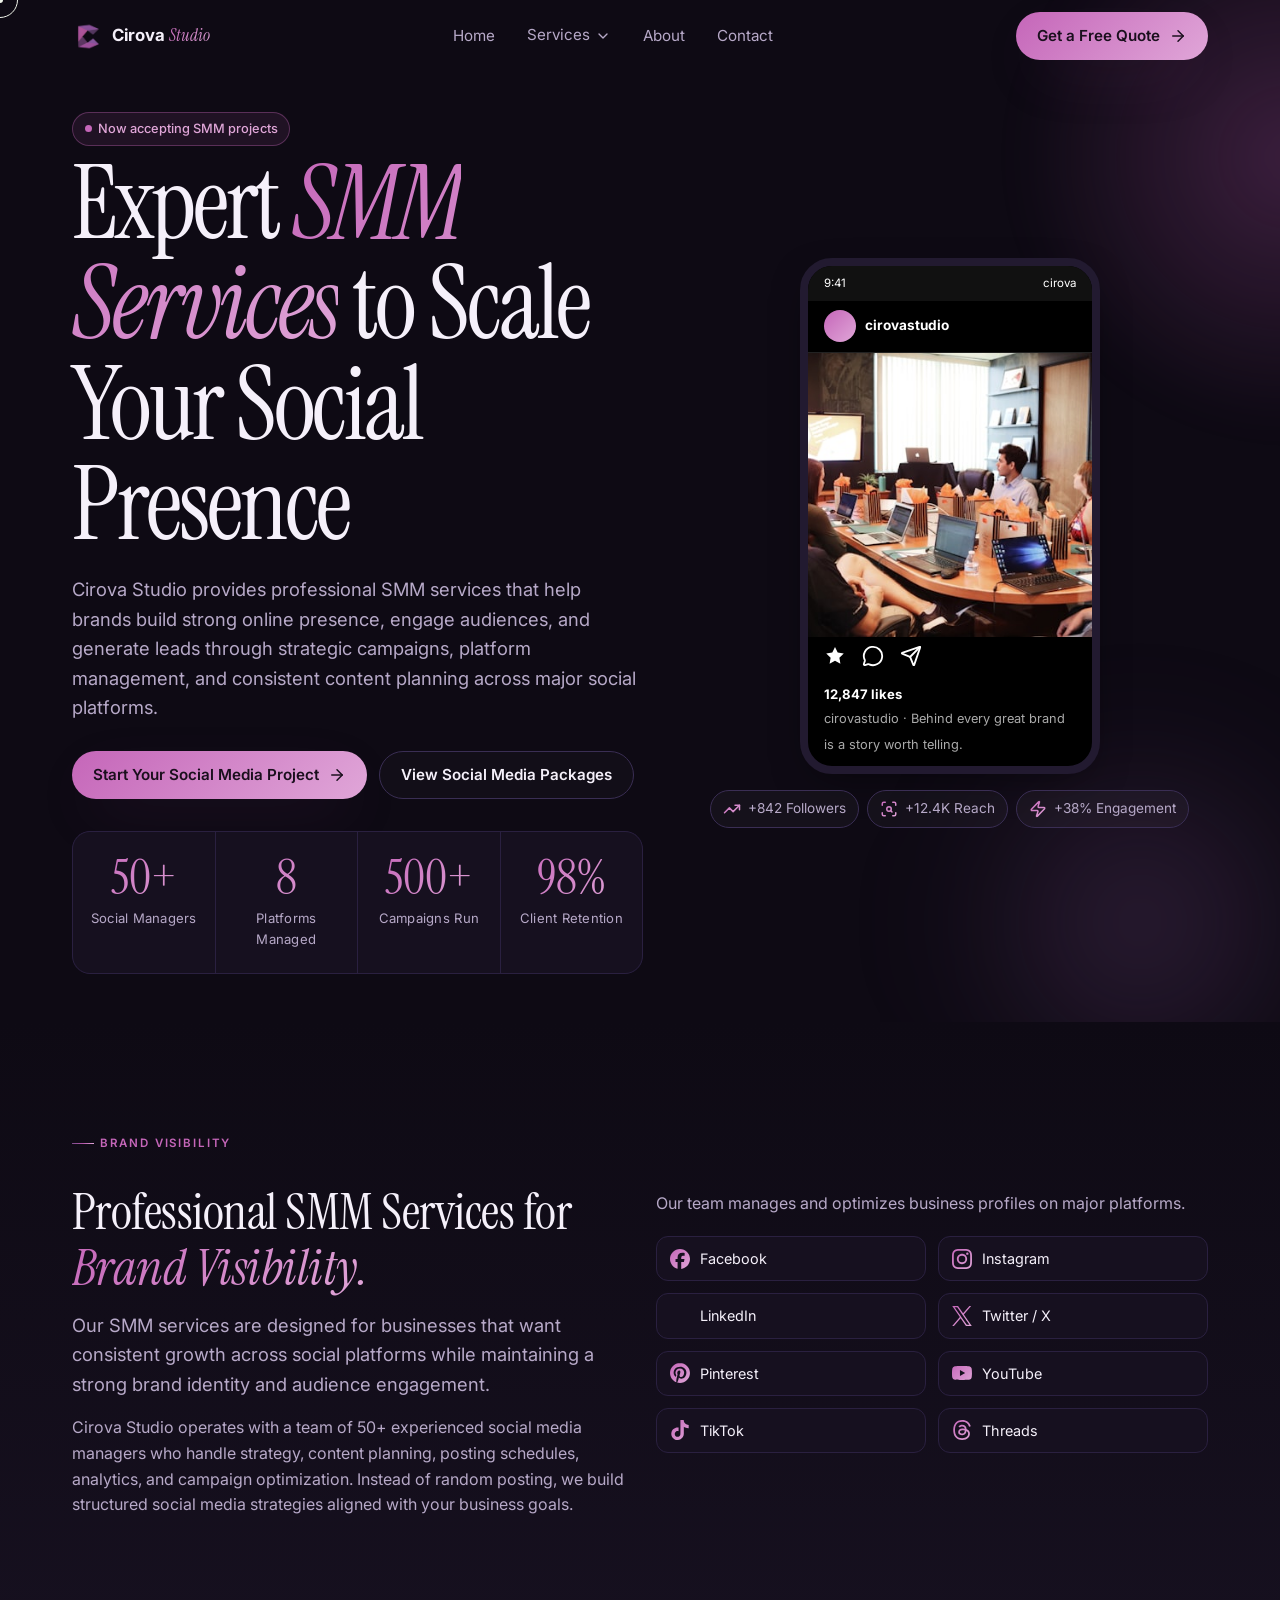
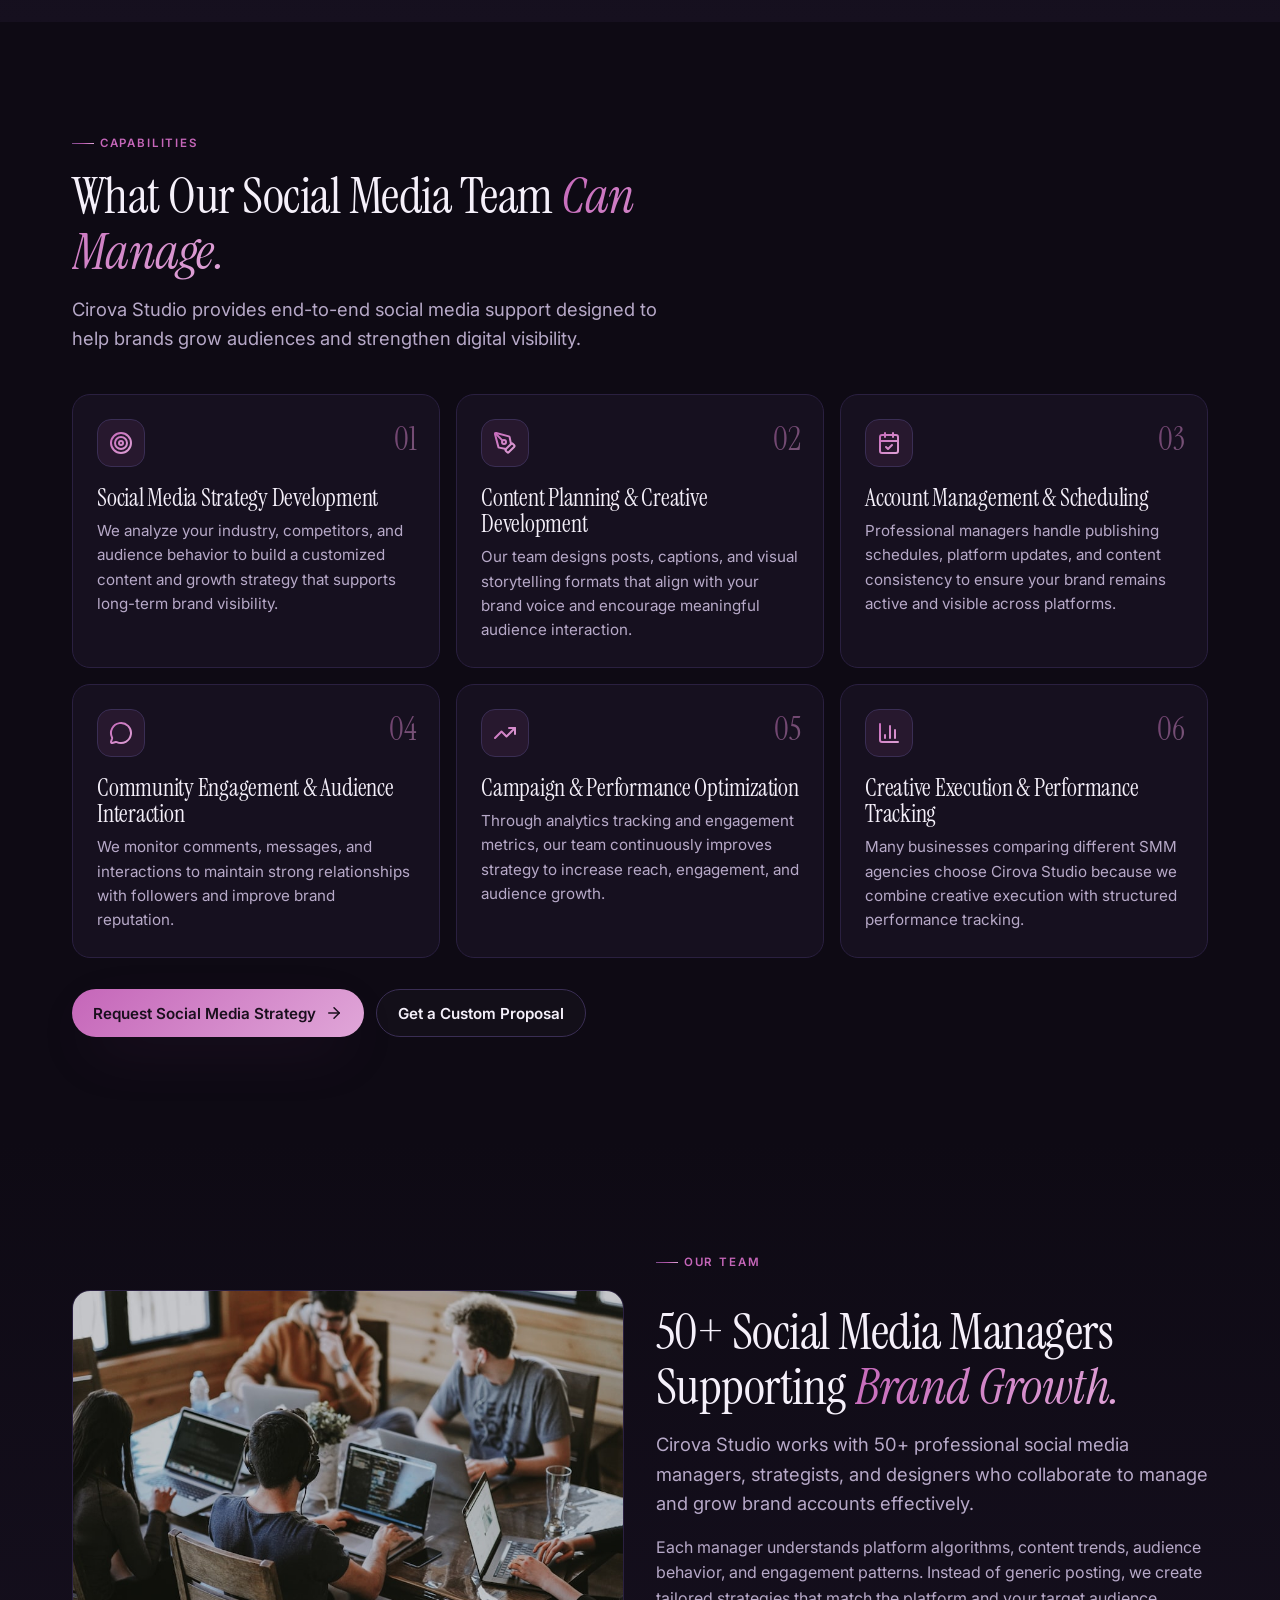
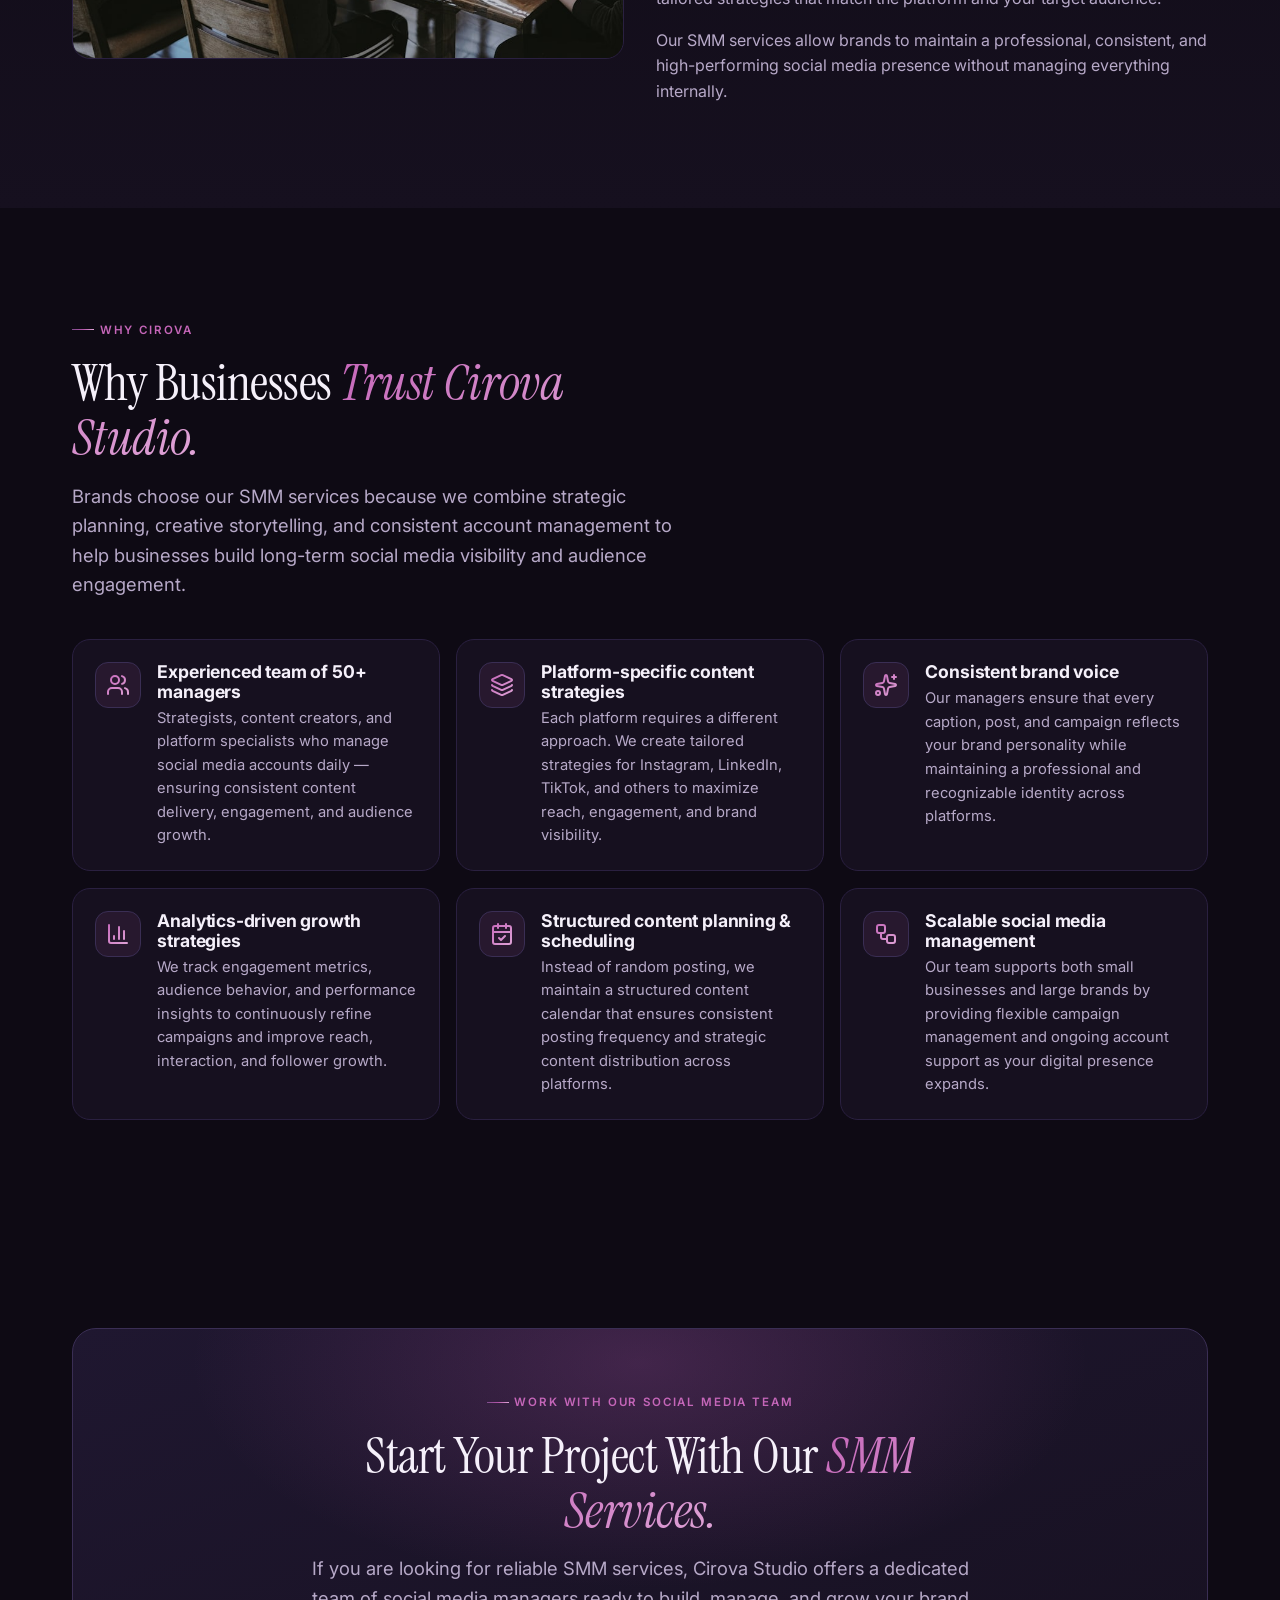
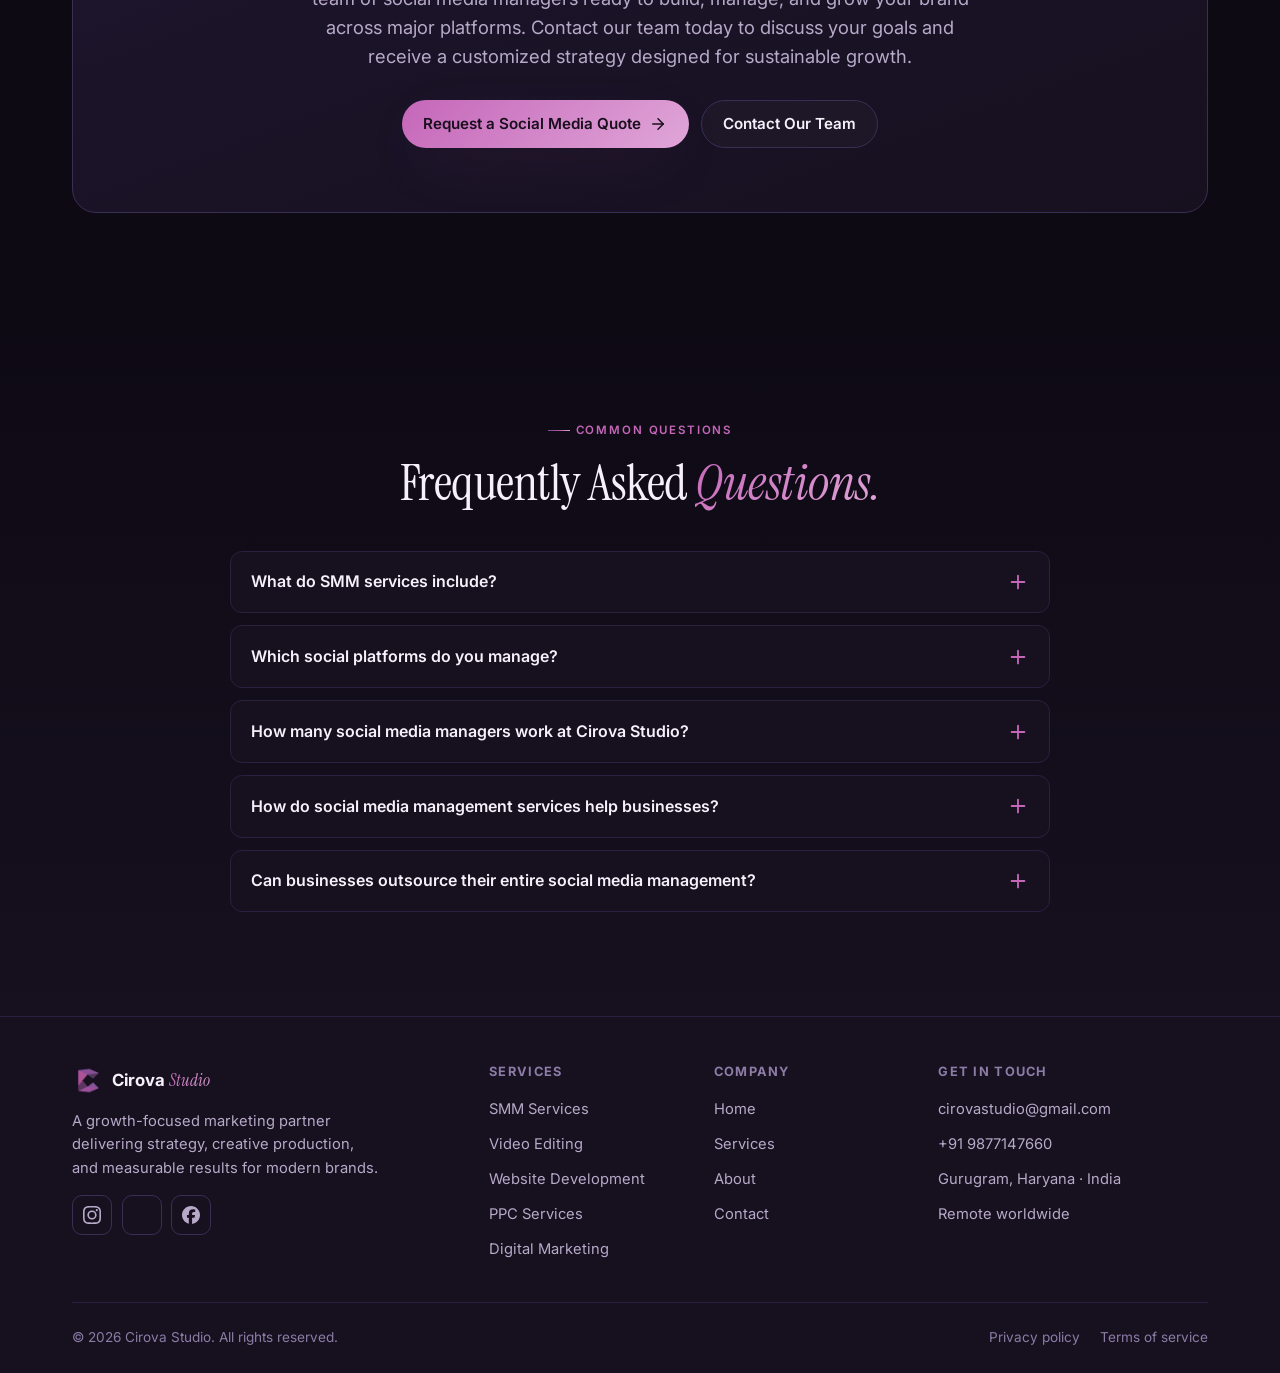
<file: smm-services.html>
<!DOCTYPE html>
<html lang="en">
<head>
<meta charset="UTF-8">
<meta name="viewport" content="width=device-width, initial-scale=1.0">
<meta name="theme-color" content="#0E0A14">
<title>SMM Services | Social Media Management Agency — Cirova Studio</title>
<meta name="description" content="Professional SMM services from Cirova Studio: social media strategy, content, scheduling, engagement and analytics across all major platforms.">
<link rel="canonical" href="https://cirova-studio.vercel.app/smm-services.html">
<meta property="og:title" content="SMM Services | Social Media Management Agency — Cirova Studio">
<meta property="og:description" content="Professional SMM services from Cirova Studio: social media strategy, content, scheduling, engagement and analytics across all major platforms.">
<meta property="og:type" content="website">
<meta property="og:image" content="https://cirova-studio.vercel.app/assets/img/cs-logo.png">
<link rel="icon" type="image/png" href="assets/img/cs-logo.png">
<link rel="apple-touch-icon" href="assets/img/cs-logo.png">
<link rel="preconnect" href="https://fonts.googleapis.com">
<link rel="preconnect" href="https://fonts.gstatic.com" crossorigin>
<link href="https://fonts.googleapis.com/css2?family=Instrument+Serif:ital@0;1&family=Inter:wght@300;400;500;600;700;800&family=JetBrains+Mono:wght@400;500&display=swap" rel="stylesheet">
<link rel="stylesheet" href="assets/css/style.css">
</head>
<body>

<!-- Global animation layer (loader + custom cursor + scroll progress) -->
<div class="scroll-progress" id="scrollProgress"></div>
<div class="cursor-dot" id="cursorDot" aria-hidden="true"></div>
<div class="cursor-ring" id="cursorRing" aria-hidden="true"></div>
<div class="page-loader" id="pageLoader"><img src="assets/img/cs-logo.png" alt="Loading Cirova Studio" width="80" height="80"></div>

<!-- SECTION: HEADER (shared template part) -->
<header class="site-header">
  <div class="container nav">
    <a class="brand" href="index.html" aria-label="Cirova Studio home">
      <img src="assets/img/cs-logo.png" alt="Cirova Studio logo" width="30" height="30">
      <span><b>Cirova</b> <i>Studio</i></span>
    </a>

    <!-- desktop nav -->
    <nav class="nav-desktop" aria-label="Primary">
      <ul class="nav-desktop">
        <li><a href="index.html">Home</a></li>
        <li class="has-drop">
          <a class="nav-link" href="#">Services <span class="icon i-chevron-down" aria-hidden="true"></span></a>
          <div class="dropdown">
            <a href="smm-services.html"><span class="svc-badge">SM</span><span class="svc-meta"><b>SMM Services</b><span>Social media management &amp; growth</span></span></a>
            <a href="video-editing-services.html"><span class="svc-badge">VE</span><span class="svc-meta"><b>Video Editing</b><span>Premiere Pro, color grade, motion</span></span></a>
            <a href="website-development.html"><span class="svc-badge">WD</span><span class="svc-meta"><b>Website Development</b><span>Fast, scalable, SEO-ready websites</span></span></a>
            <a href="ppc-services.html"><span class="svc-badge">PPC</span><span class="svc-meta"><b>PPC Services</b><span>Google &amp; Meta paid campaigns</span></span></a>
            <a href="digital-marketing-services.html"><span class="svc-badge">DM</span><span class="svc-meta"><b>Digital Marketing</b><span>Full-funnel growth strategy</span></span></a>
          </div>
        </li>
        <li><a href="about.html">About</a></li>
        <li><a href="contact.html">Contact</a></li>
      </ul>
    </nav>
    <a class="btn btn--primary nav-cta" href="contact.html">Get a Free Quote <span class="icon i-arrow-right" aria-hidden="true"></span></a>

    <!-- hamburger -->
    <button class="hamburger" data-nav-open aria-label="Open menu" aria-controls="mobileNav" aria-expanded="false">
      <span class="icon i-menu" aria-hidden="true"></span>
    </button>
  </div>
</header>

<!-- SECTION: MOBILE NAV -->
<div class="mobile-nav" id="mobileNav" aria-hidden="true">
  <div class="container">
    <div class="mobile-nav__top">
      <a class="brand" href="index.html"><img src="assets/img/cs-logo.png" alt="Cirova Studio logo" width="30" height="30"><span><b>Cirova</b> <i>Studio</i></span></a>
      <button class="mobile-nav__close" data-nav-close aria-label="Close menu"><span class="icon i-x" aria-hidden="true"></span></button>
    </div>
    <ul class="mobile-nav__links">
      <li><a href="index.html">Home</a></li>
      <li class="m-acc">
        <button class="m-acc__btn" aria-expanded="false">Services <span class="icon i-chevron-down" aria-hidden="true"></span></button>
        <div class="m-acc__panel">
          <div class="m-acc__list">
            <a href="smm-services.html"><span class="svc-badge">SM</span><span class="svc-meta"><b>SMM Services</b><span>Social media management &amp; growth</span></span></a>
            <a href="video-editing-services.html"><span class="svc-badge">VE</span><span class="svc-meta"><b>Video Editing</b><span>Premiere Pro, color grade, motion</span></span></a>
            <a href="website-development.html"><span class="svc-badge">WD</span><span class="svc-meta"><b>Website Development</b><span>Fast, scalable, SEO-ready websites</span></span></a>
            <a href="ppc-services.html"><span class="svc-badge">PPC</span><span class="svc-meta"><b>PPC Services</b><span>Google &amp; Meta paid campaigns</span></span></a>
            <a href="digital-marketing-services.html"><span class="svc-badge">DM</span><span class="svc-meta"><b>Digital Marketing</b><span>Full-funnel growth strategy</span></span></a>
          </div>
        </div>
      </li>
      <li><a href="about.html">About</a></li>
      <li><a href="contact.html">Contact</a></li>
    </ul>
    <a class="btn btn--primary btn--block mobile-nav__cta" href="contact.html">Get a Free Quote</a>
  </div>
</div>

<main>

<!-- SECTION: HERO -->
<section class="hero" id="top">
  <span class="hero__blob" aria-hidden="true"></span>
  <span class="hero__blob-2" aria-hidden="true"></span>
  <div class="container hero__inner">
    <div class="hero__copy">
      <span class="badge-status"><span class="dot"></span> Now accepting SMM projects</span>
      <h1 class="h1">Expert <span class="grad-text">SMM Services</span> to Scale Your Social Presence</h1>
      <p class="lead">Cirova Studio provides professional SMM services that help brands build strong online presence, engage audiences, and generate leads through strategic campaigns, platform management, and consistent content planning across major social platforms.</p>
      <div class="btn-row">
        <a class="btn btn--primary" href="contact.html">Start Your Social Media Project <span class="icon i-arrow-right" aria-hidden="true"></span></a>
        <a class="btn btn--ghost" href="#capabilities">View Social Media Packages</a>
      </div>
      <div class="stats" style="margin-top:2rem">
        <div class="stat"><div class="num" data-count="50">0<em>+</em></div><p>Social Managers</p></div>
        <div class="stat"><div class="num" data-count="8">0</div><p>Platforms Managed</p></div>
        <div class="stat"><div class="num" data-count="500">0<em>+</em></div><p>Campaigns Run</p></div>
        <div class="stat"><div class="num" data-count="98">0<em>%</em></div><p>Client Retention</p></div>
      </div>
    </div>

    <!-- Instagram phone mockup -->
    <div class="hero__visual reveal">
      <div class="phone">
        <div class="phone__status"><span>9:41</span><span>cirova</span></div>
        <div class="ig-head"><span class="av" aria-hidden="true"></span><b>cirovastudio</b></div>
        <div class="ig-post"><img src="assets/img/u-1542744173-500.jpg" alt="Branded social post" loading="lazy" width="500" height="500"></div>
        <div class="ig-actions"><span class="icon i-star-filled"></span><span class="icon i-message-circle"></span><span class="icon i-send"></span></div>
        <div class="ig-meta"><b>12,847 likes</b><span>cirovastudio · Behind every great brand is a story worth telling.</span></div>
      </div>
      <div style="display:flex;gap:.5rem;flex-wrap:wrap;justify-content:center;margin-top:1rem">
        <span class="pill"><span class="icon i-trending-up"></span> +842 Followers</span>
        <span class="pill"><span class="icon i-scan-search"></span> +12.4K Reach</span>
        <span class="pill"><span class="icon i-zap"></span> +38% Engagement</span>
      </div>
    </div>
  </div>
</section>

<!-- SECTION: PLATFORMS + INTRO -->
<section class="section section--wash">
  <div class="container split">
    <div class="split__copy reveal">
      <span class="eyebrow">Brand Visibility</span>
      <h2 class="h2">Professional SMM Services for <span class="grad-text">Brand Visibility.</span></h2>
      <p class="lead" style="margin-top:1rem">Our SMM services are designed for businesses that want consistent growth across social platforms while maintaining a strong brand identity and audience engagement.</p>
      <p class="muted" style="margin-top:1rem">Cirova Studio operates with a team of 50+ experienced social media managers who handle strategy, content planning, posting schedules, analytics, and campaign optimization. Instead of random posting, we build structured social media strategies aligned with your business goals.</p>
    </div>
    <div class="split__visual reveal">
      <p class="muted" style="margin-bottom:1rem">Our team manages and optimizes business profiles on major platforms.</p>
      <div class="platform-grid">
        <span class="platform"><span class="icon i-brand-facebook"></span> Facebook</span>
        <span class="platform"><span class="icon i-brand-instagram"></span> Instagram</span>
        <span class="platform"><span class="icon i-brand-linkedin"></span> LinkedIn</span>
        <span class="platform"><span class="icon i-brand-x"></span> Twitter / X</span>
        <span class="platform"><span class="icon i-brand-pinterest"></span> Pinterest</span>
        <span class="platform"><span class="icon i-brand-youtube"></span> YouTube</span>
        <span class="platform"><span class="icon i-brand-tiktok"></span> TikTok</span>
        <span class="platform"><span class="icon i-brand-threads"></span> Threads</span>
      </div>
    </div>
  </div>
</section>

<!-- SECTION: CAPABILITIES -->
<section class="section" id="capabilities">
  <div class="container">
    <div class="section-head reveal">
      <span class="eyebrow">Capabilities</span>
      <h2 class="h2">What Our Social Media Team <span class="grad-text">Can Manage.</span></h2>
      <p class="lead" style="margin-top:1rem">Cirova Studio provides end-to-end social media support designed to help brands grow audiences and strengthen digital visibility.</p>
    </div>
    <div class="grid grid--3" style="margin-top:2.5rem">
      <article class="card svc-card reveal"><span class="card__num">01</span><div class="card__icon"><span class="icon i-target"></span></div><h3>Social Media Strategy Development</h3><p>We analyze your industry, competitors, and audience behavior to build a customized content and growth strategy that supports long-term brand visibility.</p></article>
      <article class="card svc-card reveal"><span class="card__num">02</span><div class="card__icon"><span class="icon i-pen-tool"></span></div><h3>Content Planning &amp; Creative Development</h3><p>Our team designs posts, captions, and visual storytelling formats that align with your brand voice and encourage meaningful audience interaction.</p></article>
      <article class="card svc-card reveal"><span class="card__num">03</span><div class="card__icon"><span class="icon i-calendar-check"></span></div><h3>Account Management &amp; Scheduling</h3><p>Professional managers handle publishing schedules, platform updates, and content consistency to ensure your brand remains active and visible across platforms.</p></article>
      <article class="card svc-card reveal"><span class="card__num">04</span><div class="card__icon"><span class="icon i-message-circle"></span></div><h3>Community Engagement &amp; Audience Interaction</h3><p>We monitor comments, messages, and interactions to maintain strong relationships with followers and improve brand reputation.</p></article>
      <article class="card svc-card reveal"><span class="card__num">05</span><div class="card__icon"><span class="icon i-trending-up"></span></div><h3>Campaign &amp; Performance Optimization</h3><p>Through analytics tracking and engagement metrics, our team continuously improves strategy to increase reach, engagement, and audience growth.</p></article>
      <article class="card svc-card reveal"><span class="card__num">06</span><div class="card__icon"><span class="icon i-bar-chart-3"></span></div><h3>Creative Execution &amp; Performance Tracking</h3><p>Many businesses comparing different SMM agencies choose Cirova Studio because we combine creative execution with structured performance tracking.</p></article>
    </div>
    <div class="btn-row" style="margin-top:2rem">
      <a class="btn btn--primary" href="contact.html">Request Social Media Strategy <span class="icon i-arrow-right" aria-hidden="true"></span></a>
      <a class="btn btn--ghost" href="contact.html">Get a Custom Proposal</a>
    </div>
  </div>
</section>

<!-- SECTION: TEAM -->
<section class="section section--wash">
  <div class="container split split--reverse">
    <div class="split__visual reveal"><img src="assets/img/u-1522071820081-900.jpg" alt="Social media team collaborating" loading="lazy" width="900" height="600" style="border-radius:var(--r);border:1px solid var(--border)"></div>
    <div class="split__copy reveal">
      <span class="eyebrow">Our Team</span>
      <h2 class="h2">50+ Social Media Managers Supporting <span class="grad-text">Brand Growth.</span></h2>
      <p class="lead" style="margin-top:1rem">Cirova Studio works with 50+ professional social media managers, strategists, and designers who collaborate to manage and grow brand accounts effectively.</p>
      <p class="muted" style="margin-top:1rem">Each manager understands platform algorithms, content trends, audience behavior, and engagement patterns. Instead of generic posting, we create tailored strategies that match the platform and your target audience.</p>
      <p class="muted" style="margin-top:1rem">Our SMM services allow brands to maintain a professional, consistent, and high-performing social media presence without managing everything internally.</p>
    </div>
  </div>
</section>

<!-- SECTION: WHY -->
<section class="section">
  <div class="container">
    <div class="section-head reveal">
      <span class="eyebrow">Why Cirova</span>
      <h2 class="h2">Why Businesses <span class="grad-text">Trust Cirova Studio.</span></h2>
      <p class="lead" style="margin-top:1rem">Brands choose our SMM services because we combine strategic planning, creative storytelling, and consistent account management to help businesses build long-term social media visibility and audience engagement.</p>
    </div>
    <div class="grid grid--3" style="margin-top:2.5rem">
      <div class="feature reveal"><div class="feature__icon"><span class="icon i-users"></span></div><div><h3>Experienced team of 50+ managers</h3><p>Strategists, content creators, and platform specialists who manage social media accounts daily — ensuring consistent content delivery, engagement, and audience growth.</p></div></div>
      <div class="feature reveal"><div class="feature__icon"><span class="icon i-layers"></span></div><div><h3>Platform-specific content strategies</h3><p>Each platform requires a different approach. We create tailored strategies for Instagram, LinkedIn, TikTok, and others to maximize reach, engagement, and brand visibility.</p></div></div>
      <div class="feature reveal"><div class="feature__icon"><span class="icon i-sparkles"></span></div><div><h3>Consistent brand voice</h3><p>Our managers ensure that every caption, post, and campaign reflects your brand personality while maintaining a professional and recognizable identity across platforms.</p></div></div>
      <div class="feature reveal"><div class="feature__icon"><span class="icon i-bar-chart-3"></span></div><div><h3>Analytics-driven growth strategies</h3><p>We track engagement metrics, audience behavior, and performance insights to continuously refine campaigns and improve reach, interaction, and follower growth.</p></div></div>
      <div class="feature reveal"><div class="feature__icon"><span class="icon i-calendar-check"></span></div><div><h3>Structured content planning &amp; scheduling</h3><p>Instead of random posting, we maintain a structured content calendar that ensures consistent posting frequency and strategic content distribution across platforms.</p></div></div>
      <div class="feature reveal"><div class="feature__icon"><span class="icon i-workflow"></span></div><div><h3>Scalable social media management</h3><p>Our team supports both small businesses and large brands by providing flexible campaign management and ongoing account support as your digital presence expands.</p></div></div>
    </div>
  </div>
</section>

<!-- SECTION: CTA -->
<section class="section" id="contact">
  <div class="container"><div class="cta reveal"><div class="cta__inner">
    <span class="eyebrow" style="justify-content:center;display:flex">Work With Our Social Media Team</span>
    <h2 class="h2">Start Your Project With Our <span class="grad-text">SMM Services.</span></h2>
    <p class="lead" style="margin:1rem auto 0">If you are looking for reliable SMM services, Cirova Studio offers a dedicated team of social media managers ready to build, manage, and grow your brand across major platforms. Contact our team today to discuss your goals and receive a customized strategy designed for sustainable growth.</p>
    <div class="btn-row"><a class="btn btn--primary" href="contact.html">Request a Social Media Quote <span class="icon i-arrow-right" aria-hidden="true"></span></a><a class="btn btn--ghost" href="contact.html">Contact Our Team</a></div>
  </div></div></div>
</section>

<!-- SECTION: FAQ -->
<section class="section section--wash" id="faq">
  <div class="container">
    <div class="section-head center reveal"><span class="eyebrow" style="justify-content:center;display:flex">Common Questions</span><h2 class="h2">Frequently Asked <span class="grad-text">Questions.</span></h2></div>
    <div class="faq" style="margin-top:2.5rem">
      <div class="faq__item"><button class="faq__q" aria-expanded="false">What do SMM services include? <span class="icon i-plus" aria-hidden="true"></span></button><div class="faq__a"><p>Professional SMM services include social media strategy, content creation, post scheduling, account management, audience engagement, analytics tracking, and campaign optimization to help brands grow their visibility and engagement across social platforms.</p></div></div>
      <div class="faq__item"><button class="faq__q" aria-expanded="false">Which social platforms do you manage? <span class="icon i-plus" aria-hidden="true"></span></button><div class="faq__a"><p>Our team manages business accounts across Facebook, Instagram, LinkedIn, Twitter/X, TikTok, Pinterest, Threads, and YouTube, creating platform-specific content strategies to maximize engagement and audience growth.</p></div></div>
      <div class="faq__item"><button class="faq__q" aria-expanded="false">How many social media managers work at Cirova Studio? <span class="icon i-plus" aria-hidden="true"></span></button><div class="faq__a"><p>Cirova Studio works with a team of more than 50 experienced social media managers, strategists, and designers who collaborate to build social media campaigns and manage brand accounts professionally.</p></div></div>
      <div class="faq__item"><button class="faq__q" aria-expanded="false">How do social media management services help businesses? <span class="icon i-plus" aria-hidden="true"></span></button><div class="faq__a"><p>Professional social media management services help businesses build stronger brand presence, maintain consistent posting, engage audiences effectively, and track performance metrics to improve marketing results over time.</p></div></div>
      <div class="faq__item"><button class="faq__q" aria-expanded="false">Can businesses outsource their entire social media management? <span class="icon i-plus" aria-hidden="true"></span></button><div class="faq__a"><p>Yes. Many businesses outsource social media management to agencies like Cirova Studio so expert teams can handle strategy, content planning, posting schedules, and engagement while companies focus on core operations.</p></div></div>
    </div>
  </div>
</section>

</main>

<!-- SECTION: FOOTER (shared template part) -->
<footer class="footer">
  <div class="container">
    <div class="footer__grid">
      <div class="footer__brand">
        <a class="brand" href="index.html"><img src="assets/img/cs-logo.png" alt="Cirova Studio logo" width="30" height="30"><span><b>Cirova</b> <i>Studio</i></span></a>
        <p>A growth-focused marketing partner delivering strategy, creative production, and measurable results for modern brands.</p>
        <div class="socials">
          <a href="#" aria-label="Instagram"><span class="icon i-brand-instagram"></span></a>
          <a href="#" aria-label="LinkedIn"><span class="icon i-brand-linkedin"></span></a>
          <a href="#" aria-label="Facebook"><span class="icon i-brand-facebook"></span></a>
        </div>
      </div>
      <div class="footer__col"><h4>Services</h4><ul>
        <li><a href="smm-services.html">SMM Services</a></li>
        <li><a href="video-editing-services.html">Video Editing</a></li>
        <li><a href="website-development.html">Website Development</a></li>
        <li><a href="ppc-services.html">PPC Services</a></li>
        <li><a href="digital-marketing-services.html">Digital Marketing</a></li>
      </ul></div>
      <div class="footer__col"><h4>Company</h4><ul>
        <li><a href="index.html">Home</a></li>
        <li><a href="#services">Services</a></li>
        <li><a href="about.html">About</a></li>
        <li><a href="contact.html">Contact</a></li>
      </ul></div>
      <div class="footer__col"><h4>Get in touch</h4><ul>
        <li><a href="mailto:cirovastudio@gmail.com">cirovastudio@gmail.com</a></li>
        <li><a href="tel:+919877147660">+91 9877147660</a></li>
        <li><span>Gurugram, Haryana · India</span></li>
        <li><span>Remote worldwide</span></li>
      </ul></div>
    </div>
    <div class="footer__bottom">
      <span>© <span data-year>2026</span> Cirova Studio. All rights reserved.</span>
      <span class="links"><a href="#">Privacy policy</a><a href="#">Terms of service</a></span>
    </div>
  </div>
</footer>

<script src="assets/js/main.js"></script>
</body>
</html>
</file>
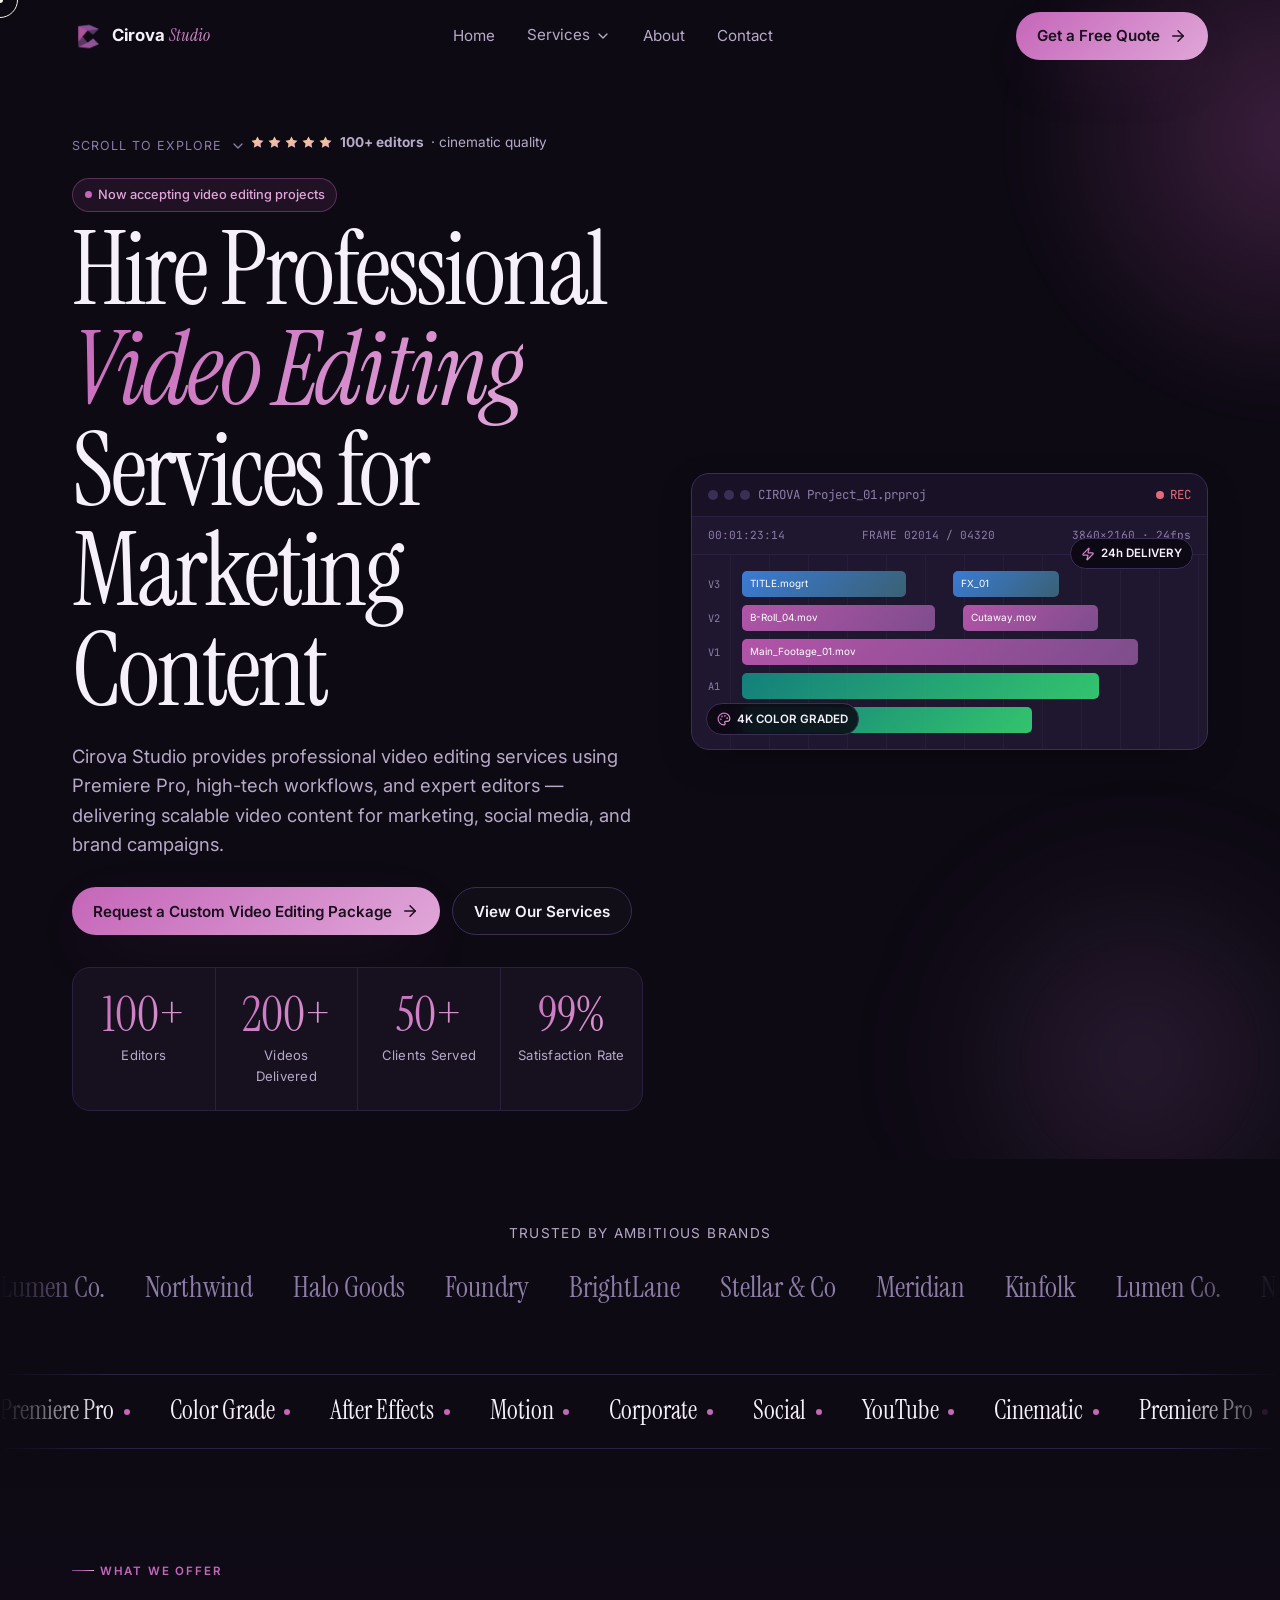
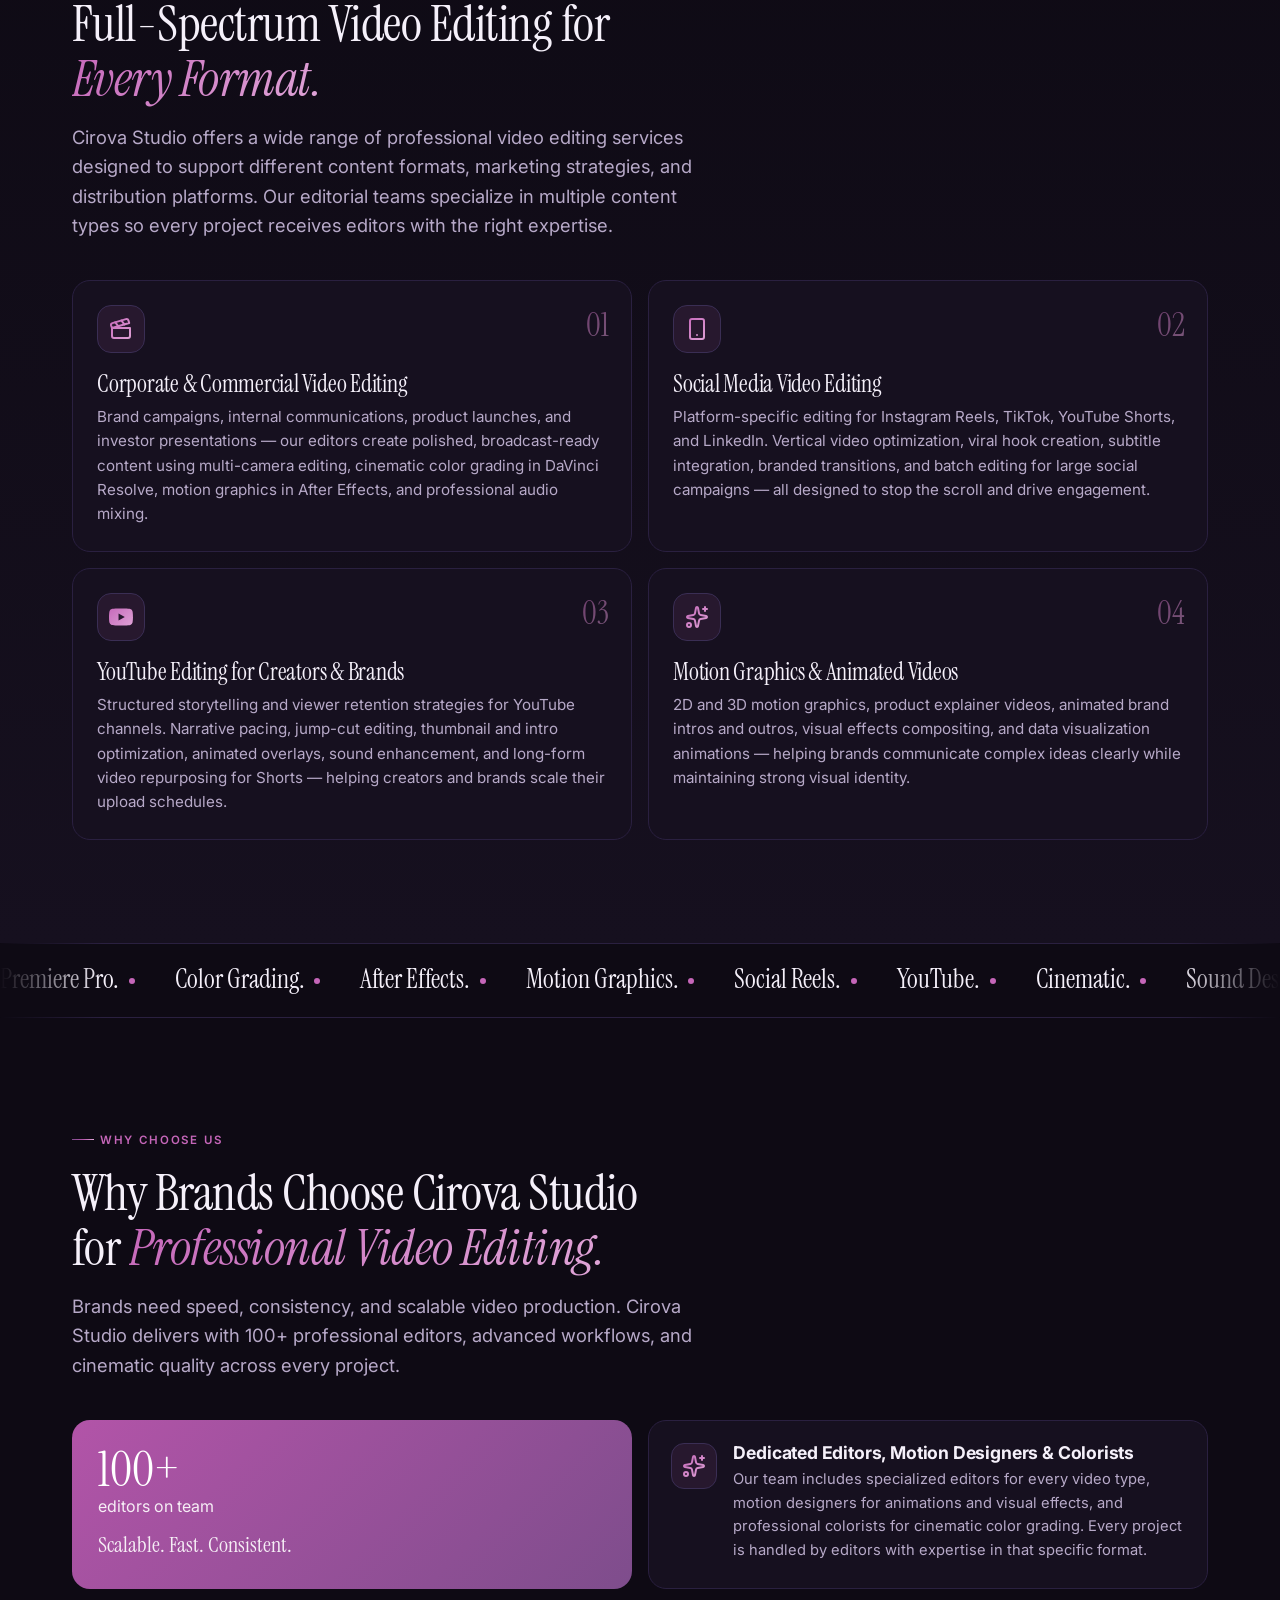
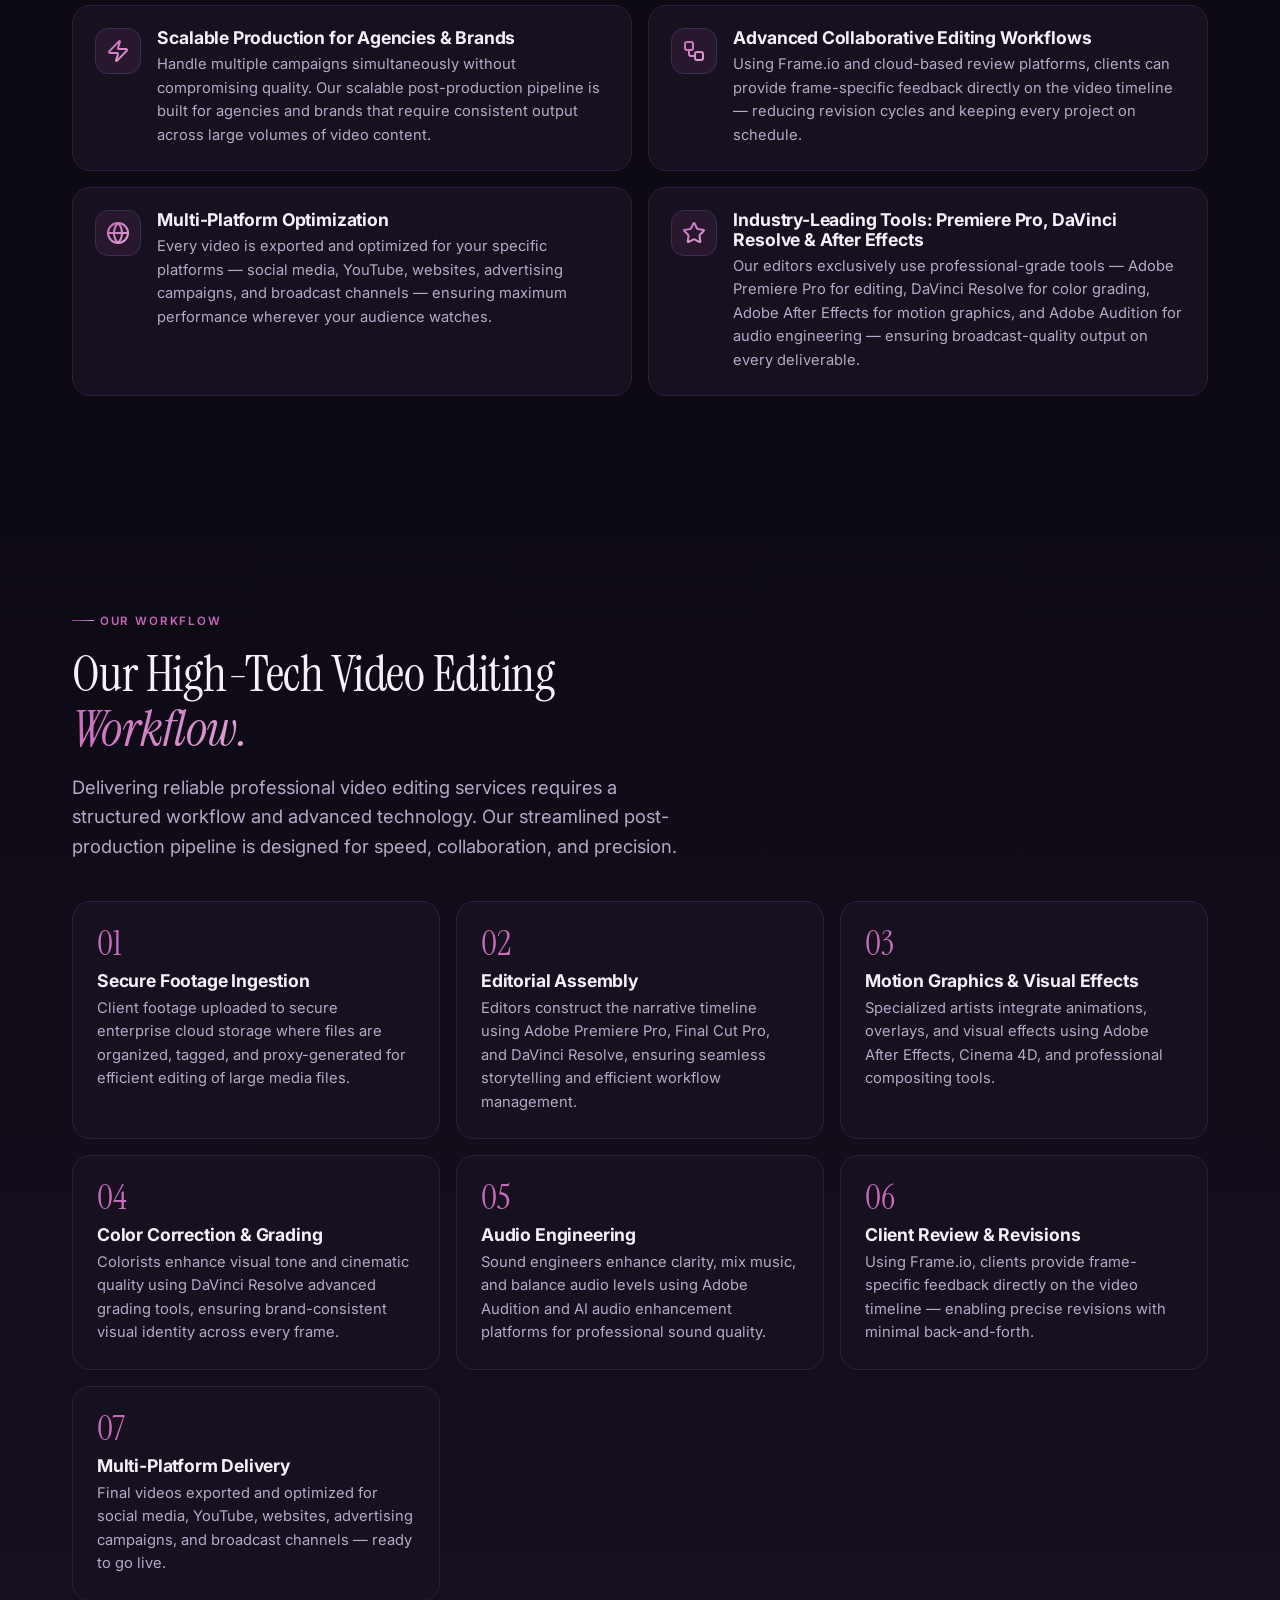
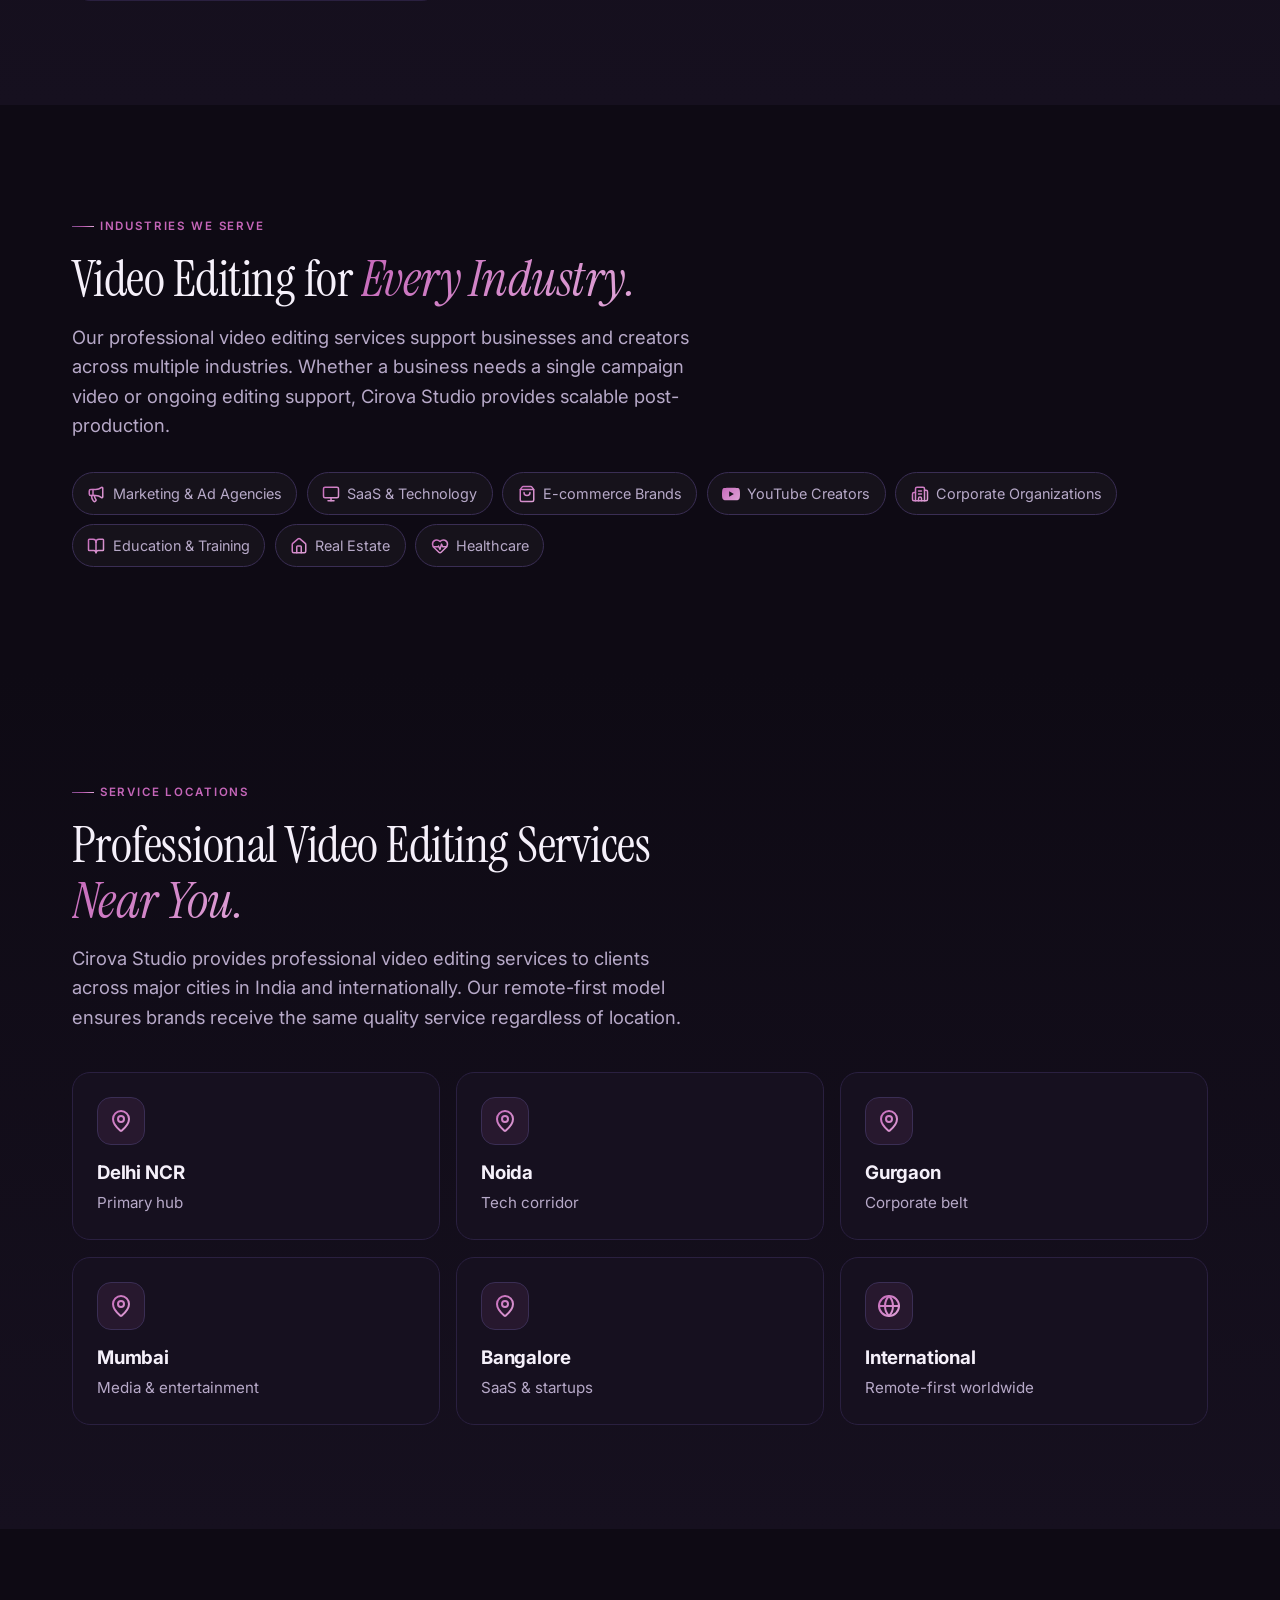
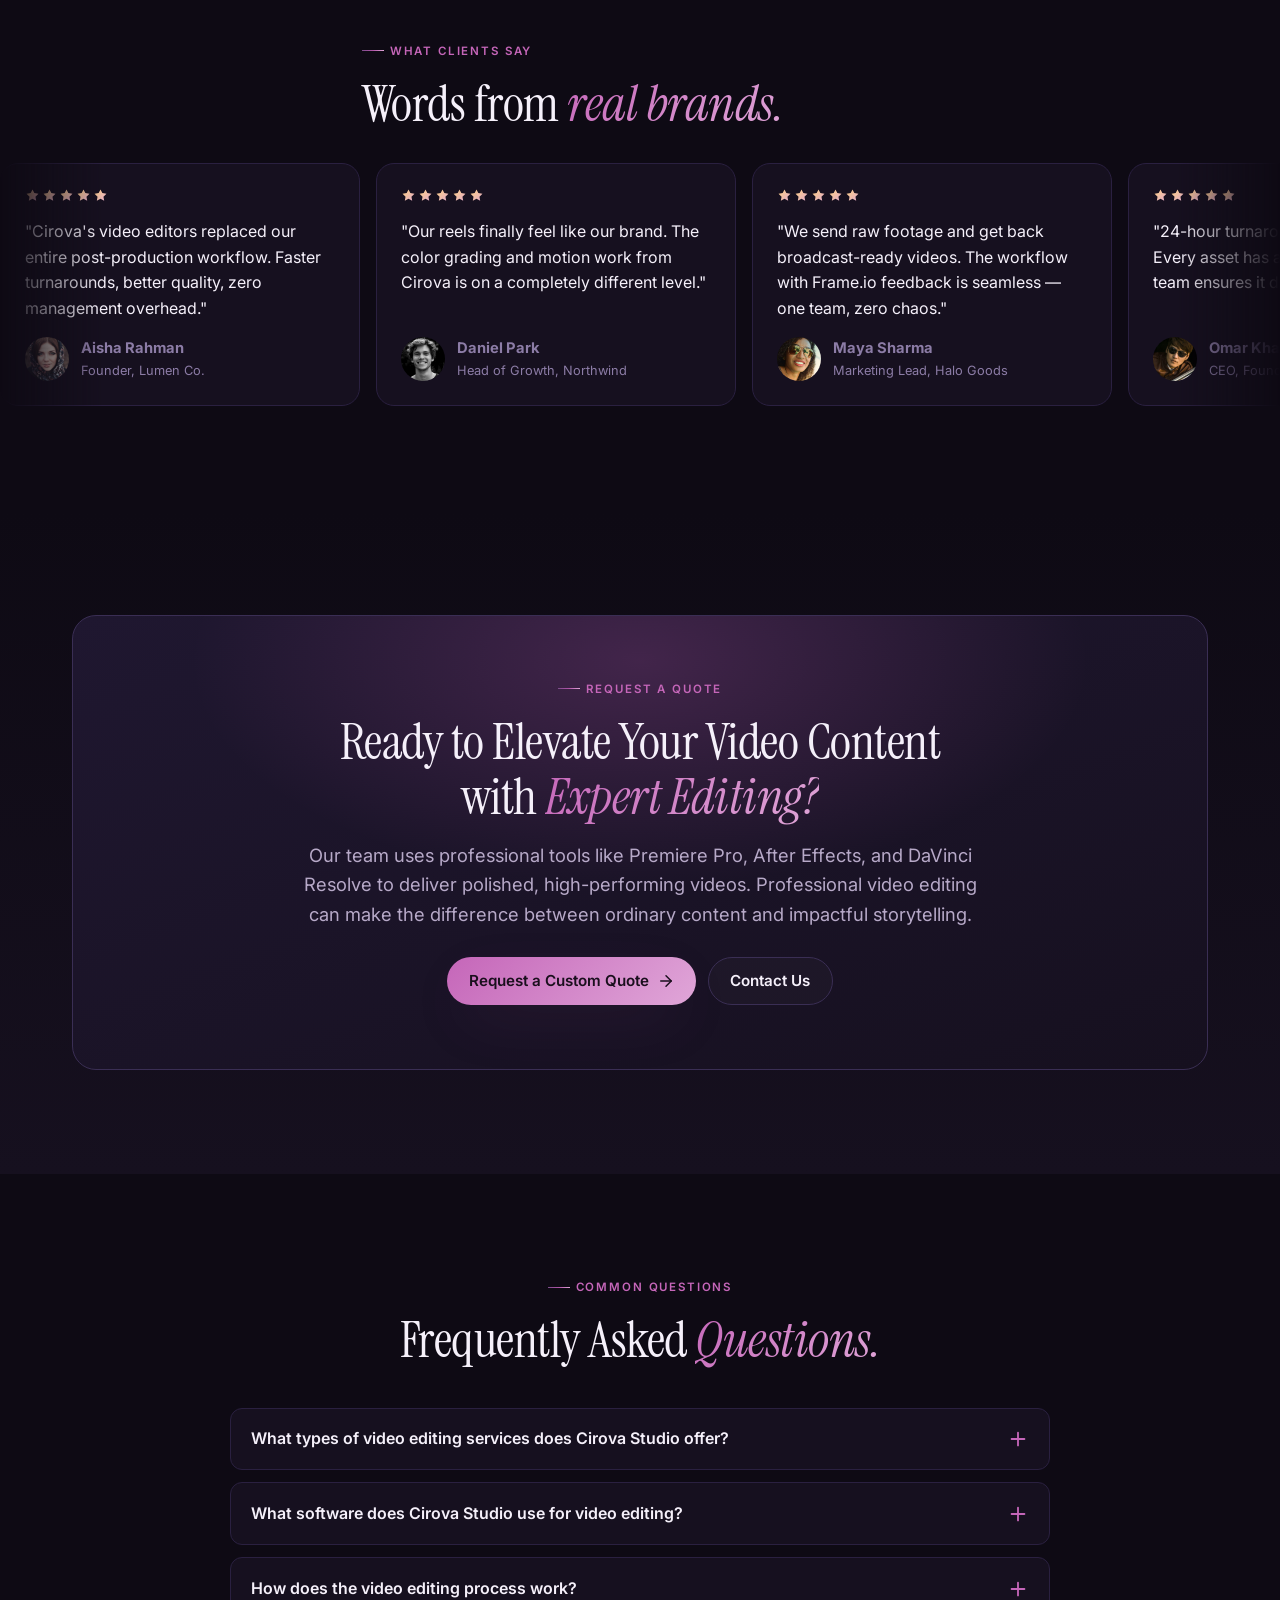
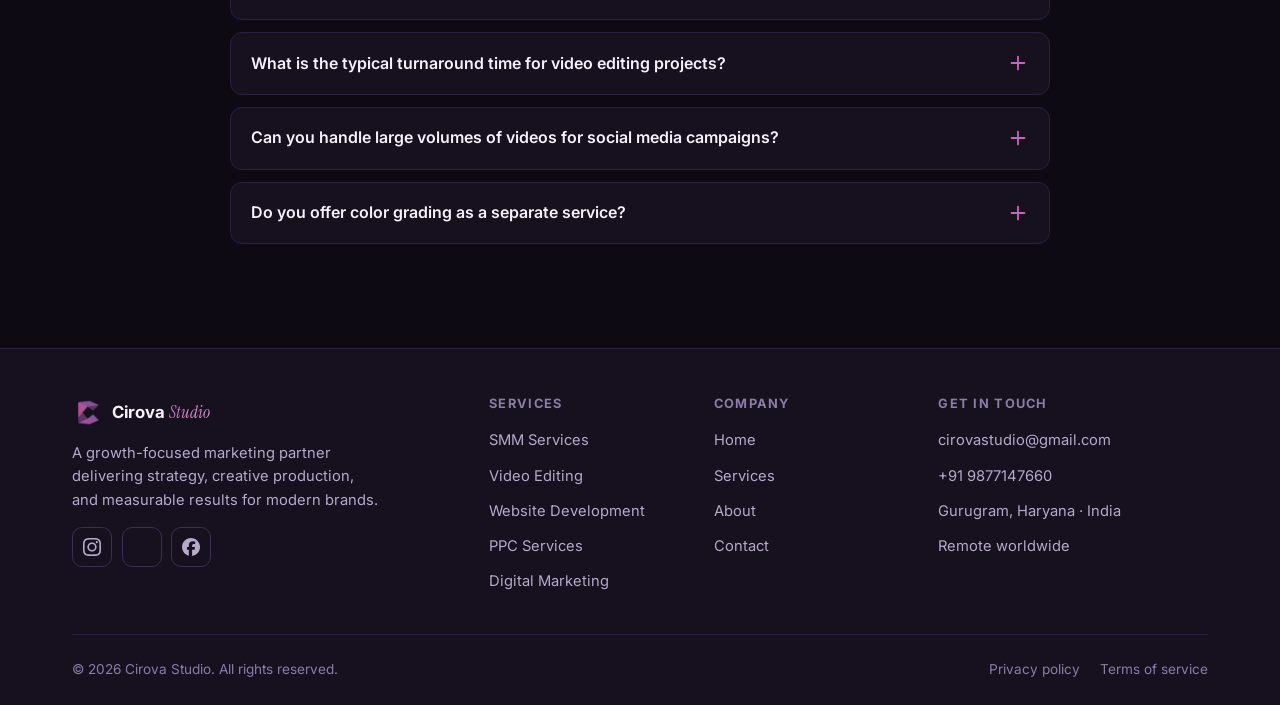
<file: video-editing-services.html>
<!DOCTYPE html>
<html lang="en">
<head>
<meta charset="UTF-8">
<meta name="viewport" content="width=device-width, initial-scale=1.0">
<meta name="theme-color" content="#0E0A14">
<title>Video Editing Services | Premiere Pro, Motion & Color Grade — Cirova Studio</title>
<meta name="description" content="Professional video editing services: reels, ads, YouTube, motion graphics and cinematic color grading delivered by 100+ expert editors.">
<link rel="canonical" href="https://cirova-studio.vercel.app/video-editing-services.html">
<meta property="og:title" content="Video Editing Services | Premiere Pro, Motion & Color Grade — Cirova Studio">
<meta property="og:description" content="Professional video editing services: reels, ads, YouTube, motion graphics and cinematic color grading delivered by 100+ expert editors.">
<meta property="og:type" content="website">
<meta property="og:image" content="https://cirova-studio.vercel.app/assets/img/cs-logo.png">
<link rel="icon" type="image/png" href="assets/img/cs-logo.png">
<link rel="apple-touch-icon" href="assets/img/cs-logo.png">
<link rel="preconnect" href="https://fonts.googleapis.com">
<link rel="preconnect" href="https://fonts.gstatic.com" crossorigin>
<link href="https://fonts.googleapis.com/css2?family=Instrument+Serif:ital@0;1&family=Inter:wght@300;400;500;600;700;800&family=JetBrains+Mono:wght@400;500&display=swap" rel="stylesheet">
<link rel="stylesheet" href="assets/css/style.css">
</head>
<body>

<!-- Global animation layer (loader + custom cursor + scroll progress) -->
<div class="scroll-progress" id="scrollProgress"></div>
<div class="cursor-dot" id="cursorDot" aria-hidden="true"></div>
<div class="cursor-ring" id="cursorRing" aria-hidden="true"></div>
<div class="page-loader" id="pageLoader"><img src="assets/img/cs-logo.png" alt="Loading Cirova Studio" width="80" height="80"></div>

<!-- SECTION: HEADER (shared template part) -->
<header class="site-header">
  <div class="container nav">
    <a class="brand" href="index.html" aria-label="Cirova Studio home">
      <img src="assets/img/cs-logo.png" alt="Cirova Studio logo" width="30" height="30">
      <span><b>Cirova</b> <i>Studio</i></span>
    </a>

    <!-- desktop nav -->
    <nav class="nav-desktop" aria-label="Primary">
      <ul class="nav-desktop">
        <li><a href="index.html">Home</a></li>
        <li class="has-drop">
          <a class="nav-link" href="#">Services <span class="icon i-chevron-down" aria-hidden="true"></span></a>
          <div class="dropdown">
            <a href="smm-services.html"><span class="svc-badge">SM</span><span class="svc-meta"><b>SMM Services</b><span>Social media management &amp; growth</span></span></a>
            <a href="video-editing-services.html"><span class="svc-badge">VE</span><span class="svc-meta"><b>Video Editing</b><span>Premiere Pro, color grade, motion</span></span></a>
            <a href="website-development.html"><span class="svc-badge">WD</span><span class="svc-meta"><b>Website Development</b><span>Fast, scalable, SEO-ready websites</span></span></a>
            <a href="ppc-services.html"><span class="svc-badge">PPC</span><span class="svc-meta"><b>PPC Services</b><span>Google &amp; Meta paid campaigns</span></span></a>
            <a href="digital-marketing-services.html"><span class="svc-badge">DM</span><span class="svc-meta"><b>Digital Marketing</b><span>Full-funnel growth strategy</span></span></a>
          </div>
        </li>
        <li><a href="about.html">About</a></li>
        <li><a href="contact.html">Contact</a></li>
      </ul>
    </nav>
    <a class="btn btn--primary nav-cta" href="contact.html">Get a Free Quote <span class="icon i-arrow-right" aria-hidden="true"></span></a>

    <!-- hamburger -->
    <button class="hamburger" data-nav-open aria-label="Open menu" aria-controls="mobileNav" aria-expanded="false">
      <span class="icon i-menu" aria-hidden="true"></span>
    </button>
  </div>
</header>

<!-- SECTION: MOBILE NAV -->
<div class="mobile-nav" id="mobileNav" aria-hidden="true">
  <div class="container">
    <div class="mobile-nav__top">
      <a class="brand" href="index.html"><img src="assets/img/cs-logo.png" alt="Cirova Studio logo" width="30" height="30"><span><b>Cirova</b> <i>Studio</i></span></a>
      <button class="mobile-nav__close" data-nav-close aria-label="Close menu"><span class="icon i-x" aria-hidden="true"></span></button>
    </div>
    <ul class="mobile-nav__links">
      <li><a href="index.html">Home</a></li>
      <li class="m-acc">
        <button class="m-acc__btn" aria-expanded="false">Services <span class="icon i-chevron-down" aria-hidden="true"></span></button>
        <div class="m-acc__panel">
          <div class="m-acc__list">
            <a href="smm-services.html"><span class="svc-badge">SM</span><span class="svc-meta"><b>SMM Services</b><span>Social media management &amp; growth</span></span></a>
            <a href="video-editing-services.html"><span class="svc-badge">VE</span><span class="svc-meta"><b>Video Editing</b><span>Premiere Pro, color grade, motion</span></span></a>
            <a href="website-development.html"><span class="svc-badge">WD</span><span class="svc-meta"><b>Website Development</b><span>Fast, scalable, SEO-ready websites</span></span></a>
            <a href="ppc-services.html"><span class="svc-badge">PPC</span><span class="svc-meta"><b>PPC Services</b><span>Google &amp; Meta paid campaigns</span></span></a>
            <a href="digital-marketing-services.html"><span class="svc-badge">DM</span><span class="svc-meta"><b>Digital Marketing</b><span>Full-funnel growth strategy</span></span></a>
          </div>
        </div>
      </li>
      <li><a href="about.html">About</a></li>
      <li><a href="contact.html">Contact</a></li>
    </ul>
    <a class="btn btn--primary btn--block mobile-nav__cta" href="contact.html">Get a Free Quote</a>
  </div>
</div>

<main>

<!-- SECTION: HERO -->
<section class="hero" id="top">
  <span class="hero__blob" aria-hidden="true"></span>
  <span class="hero__blob-2" aria-hidden="true"></span>
  <div class="container hero__inner">
    <div class="hero__copy">
      <span class="scroll-hint">Scroll to explore <span class="icon i-chevron-down" aria-hidden="true"></span></span>
      <span class="rating"><span class="stars" aria-label="5 out of 5 stars"><span class="icon i-star-filled"></span><span class="icon i-star-filled"></span><span class="icon i-star-filled"></span><span class="icon i-star-filled"></span><span class="icon i-star-filled"></span></span> <b>100+ editors</b> · cinematic quality</span>
      <span class="badge-status"><span class="dot"></span> Now accepting video editing projects</span>
      <h1 class="h1">Hire Professional <span class="grad-text">Video Editing</span> Services for Marketing Content</h1>
      <p class="lead">Cirova Studio provides professional video editing services using Premiere Pro, high-tech workflows, and expert editors — delivering scalable video content for marketing, social media, and brand campaigns.</p>
      <div class="btn-row">
        <a class="btn btn--primary" href="contact.html">Request a Custom Video Editing Package <span class="icon i-arrow-right" aria-hidden="true"></span></a>
        <a class="btn btn--ghost" href="#offer">View Our Services</a>
      </div>
      <div class="stats" style="margin-top:2rem">
        <div class="stat"><div class="num" data-count="100">0<em>+</em></div><p>Editors</p></div>
        <div class="stat"><div class="num" data-count="200">0<em>+</em></div><p>Videos Delivered</p></div>
        <div class="stat"><div class="num" data-count="50">0<em>+</em></div><p>Clients Served</p></div>
        <div class="stat"><div class="num" data-count="99">0<em>%</em></div><p>Satisfaction Rate</p></div>
      </div>
    </div>

    <!-- Premiere Pro timeline mockup -->
    <div class="hero__visual reveal">
      <div class="mock">
        <div class="mock__bar"><span class="mock__dots"><i></i><i></i><i></i></span> CIROVA Project_01.prproj <span style="margin-left:auto;color:#e0697a;display:inline-flex;align-items:center;gap:.35rem"><span style="width:8px;height:8px;border-radius:50%;background:#e0697a;display:inline-block"></span> REC</span></div>
        <div style="display:flex;justify-content:space-between;padding:.6rem 1rem;font-family:var(--font-mono);font-size:.7rem;color:var(--muted-2);border-bottom:1px solid var(--border)"><span>00:01:23:14</span><span>FRAME 02014 / 04320</span><span>3840×2160 · 24fps</span></div>
        <div class="timeline">
          <div class="track"><span class="track__label">V3</span><span class="clip clip--fx" style="width:34%">TITLE.mogrt</span><span class="clip clip--fx" style="width:22%;margin-left:8%">FX_01</span></div>
          <div class="track"><span class="track__label">V2</span><span class="clip clip--v" style="width:40%">B-Roll_04.mov</span><span class="clip clip--v" style="width:28%;margin-left:4%">Cutaway.mov</span></div>
          <div class="track"><span class="track__label">V1</span><span class="clip clip--v" style="width:82%">Main_Footage_01.mov</span></div>
          <div class="track"><span class="track__label">A1</span><span class="clip clip--a" style="width:74%"></span></div>
          <div class="track"><span class="track__label">A2</span><span class="clip clip--a" style="width:60%"></span></div>
        </div>
        <span class="mock__float" style="top:auto;bottom:14px;left:14px"><span class="icon i-palette"></span> 4K COLOR GRADED</span>
        <span class="mock__float" style="top:64px;right:14px"><span class="icon i-zap"></span> 24h DELIVERY</span>
      </div>
    </div>
  </div>
</section>

<!-- SECTION: BRAND MARQUEE -->
<section class="section--tight">
  <div class="container"><p class="center muted" style="font-size:.85rem;letter-spacing:.1em;text-transform:uppercase;margin-bottom:1.25rem">Trusted by ambitious brands</p></div>
  <div class="marquee marquee--brands"><div class="marquee__track"><span class="marquee__item">Lumen Co.</span><span class="marquee__item">Northwind</span><span class="marquee__item">Halo Goods</span><span class="marquee__item">Foundry</span><span class="marquee__item">BrightLane</span><span class="marquee__item">Stellar &amp; Co</span><span class="marquee__item">Meridian</span><span class="marquee__item">Kinfolk</span></div></div>
</section>

<!-- SECTION: KEYWORD MARQUEE -->
<div class="marquee marquee--keywords marquee--slow"><div class="marquee__track"><span class="marquee__item">Premiere Pro <span class="dot"></span></span><span class="marquee__item">Color Grade <span class="dot"></span></span><span class="marquee__item">After Effects <span class="dot"></span></span><span class="marquee__item">Motion <span class="dot"></span></span><span class="marquee__item">Corporate <span class="dot"></span></span><span class="marquee__item">Social <span class="dot"></span></span><span class="marquee__item">YouTube <span class="dot"></span></span><span class="marquee__item">Cinematic <span class="dot"></span></span></div></div>

<!-- SECTION: OFFER -->
<section class="section section--wash" id="offer">
  <div class="container">
    <div class="section-head reveal"><span class="eyebrow">What We Offer</span><h2 class="h2">Full-Spectrum Video Editing for <span class="grad-text">Every Format.</span></h2><p class="lead" style="margin-top:1rem">Cirova Studio offers a wide range of professional video editing services designed to support different content formats, marketing strategies, and distribution platforms. Our editorial teams specialize in multiple content types so every project receives editors with the right expertise.</p></div>
    <div class="grid grid--2" style="margin-top:2.5rem">
      <article class="card svc-card reveal"><span class="card__num">01</span><div class="card__icon"><span class="icon i-clapperboard"></span></div><h3>Corporate &amp; Commercial Video Editing</h3><p>Brand campaigns, internal communications, product launches, and investor presentations — our editors create polished, broadcast-ready content using multi-camera editing, cinematic color grading in DaVinci Resolve, motion graphics in After Effects, and professional audio mixing.</p></article>
      <article class="card svc-card reveal"><span class="card__num">02</span><div class="card__icon"><span class="icon i-smartphone"></span></div><h3>Social Media Video Editing</h3><p>Platform-specific editing for Instagram Reels, TikTok, YouTube Shorts, and LinkedIn. Vertical video optimization, viral hook creation, subtitle integration, branded transitions, and batch editing for large social campaigns — all designed to stop the scroll and drive engagement.</p></article>
      <article class="card svc-card reveal"><span class="card__num">03</span><div class="card__icon"><span class="icon i-brand-youtube"></span></div><h3>YouTube Editing for Creators &amp; Brands</h3><p>Structured storytelling and viewer retention strategies for YouTube channels. Narrative pacing, jump-cut editing, thumbnail and intro optimization, animated overlays, sound enhancement, and long-form video repurposing for Shorts — helping creators and brands scale their upload schedules.</p></article>
      <article class="card svc-card reveal"><span class="card__num">04</span><div class="card__icon"><span class="icon i-sparkles"></span></div><h3>Motion Graphics &amp; Animated Videos</h3><p>2D and 3D motion graphics, product explainer videos, animated brand intros and outros, visual effects compositing, and data visualization animations — helping brands communicate complex ideas clearly while maintaining strong visual identity.</p></article>
    </div>
  </div>
</section>

<!-- SECTION: KEYWORD MARQUEE 2 -->
<div class="marquee marquee--keywords marquee--rev"><div class="marquee__track"><span class="marquee__item">Premiere Pro. <span class="dot"></span></span><span class="marquee__item">Color Grading. <span class="dot"></span></span><span class="marquee__item">After Effects. <span class="dot"></span></span><span class="marquee__item">Motion Graphics. <span class="dot"></span></span><span class="marquee__item">Social Reels. <span class="dot"></span></span><span class="marquee__item">YouTube. <span class="dot"></span></span><span class="marquee__item">Cinematic. <span class="dot"></span></span><span class="marquee__item">Sound Design. <span class="dot"></span></span></div></div>

<!-- SECTION: WHY -->
<section class="section">
  <div class="container">
    <div class="section-head reveal"><span class="eyebrow">Why Choose Us</span><h2 class="h2">Why Brands Choose Cirova Studio for <span class="grad-text">Professional Video Editing.</span></h2><p class="lead" style="margin-top:1rem">Brands need speed, consistency, and scalable video production. Cirova Studio delivers with 100+ professional editors, advanced workflows, and cinematic quality across every project.</p></div>
    <div class="grid grid--2" style="margin-top:2.5rem">
      <div class="hl-card reveal"><div class="big">100+</div><p>editors on team</p><p style="margin-top:.5rem;font-family:var(--font-display);font-size:1.4rem">Scalable. Fast. Consistent.</p></div>
      <div class="feature reveal"><div class="feature__icon"><span class="icon i-sparkles"></span></div><div><h3>Dedicated Editors, Motion Designers &amp; Colorists</h3><p>Our team includes specialized editors for every video type, motion designers for animations and visual effects, and professional colorists for cinematic color grading. Every project is handled by editors with expertise in that specific format.</p></div></div>
      <div class="feature reveal"><div class="feature__icon"><span class="icon i-zap"></span></div><div><h3>Scalable Production for Agencies &amp; Brands</h3><p>Handle multiple campaigns simultaneously without compromising quality. Our scalable post-production pipeline is built for agencies and brands that require consistent output across large volumes of video content.</p></div></div>
      <div class="feature reveal"><div class="feature__icon"><span class="icon i-workflow"></span></div><div><h3>Advanced Collaborative Editing Workflows</h3><p>Using Frame.io and cloud-based review platforms, clients can provide frame-specific feedback directly on the video timeline — reducing revision cycles and keeping every project on schedule.</p></div></div>
      <div class="feature reveal"><div class="feature__icon"><span class="icon i-globe"></span></div><div><h3>Multi-Platform Optimization</h3><p>Every video is exported and optimized for your specific platforms — social media, YouTube, websites, advertising campaigns, and broadcast channels — ensuring maximum performance wherever your audience watches.</p></div></div>
      <div class="feature reveal"><div class="feature__icon"><span class="icon i-star"></span></div><div><h3>Industry-Leading Tools: Premiere Pro, DaVinci Resolve &amp; After Effects</h3><p>Our editors exclusively use professional-grade tools — Adobe Premiere Pro for editing, DaVinci Resolve for color grading, Adobe After Effects for motion graphics, and Adobe Audition for audio engineering — ensuring broadcast-quality output on every deliverable.</p></div></div>
    </div>
  </div>
</section>

<!-- SECTION: WORKFLOW -->
<section class="section section--wash">
  <div class="container">
    <div class="section-head reveal"><span class="eyebrow">Our Workflow</span><h2 class="h2">Our High-Tech Video Editing <span class="grad-text">Workflow.</span></h2><p class="lead" style="margin-top:1rem">Delivering reliable professional video editing services requires a structured workflow and advanced technology. Our streamlined post-production pipeline is designed for speed, collaboration, and precision.</p></div>
    <div class="steps steps--3" style="margin-top:2.5rem">
      <div class="step reveal"><div class="step__n">01</div><h3>Secure Footage Ingestion</h3><p>Client footage uploaded to secure enterprise cloud storage where files are organized, tagged, and proxy-generated for efficient editing of large media files.</p></div>
      <div class="step reveal"><div class="step__n">02</div><h3>Editorial Assembly</h3><p>Editors construct the narrative timeline using Adobe Premiere Pro, Final Cut Pro, and DaVinci Resolve, ensuring seamless storytelling and efficient workflow management.</p></div>
      <div class="step reveal"><div class="step__n">03</div><h3>Motion Graphics &amp; Visual Effects</h3><p>Specialized artists integrate animations, overlays, and visual effects using Adobe After Effects, Cinema 4D, and professional compositing tools.</p></div>
      <div class="step reveal"><div class="step__n">04</div><h3>Color Correction &amp; Grading</h3><p>Colorists enhance visual tone and cinematic quality using DaVinci Resolve advanced grading tools, ensuring brand-consistent visual identity across every frame.</p></div>
      <div class="step reveal"><div class="step__n">05</div><h3>Audio Engineering</h3><p>Sound engineers enhance clarity, mix music, and balance audio levels using Adobe Audition and AI audio enhancement platforms for professional sound quality.</p></div>
      <div class="step reveal"><div class="step__n">06</div><h3>Client Review &amp; Revisions</h3><p>Using Frame.io, clients provide frame-specific feedback directly on the video timeline — enabling precise revisions with minimal back-and-forth.</p></div>
      <div class="step reveal"><div class="step__n">07</div><h3>Multi-Platform Delivery</h3><p>Final videos exported and optimized for social media, YouTube, websites, advertising campaigns, and broadcast channels — ready to go live.</p></div>
    </div>
  </div>
</section>

<!-- SECTION: INDUSTRIES -->
<section class="section">
  <div class="container">
    <div class="section-head reveal"><span class="eyebrow">Industries We Serve</span><h2 class="h2">Video Editing for <span class="grad-text">Every Industry.</span></h2><p class="lead" style="margin-top:1rem">Our professional video editing services support businesses and creators across multiple industries. Whether a business needs a single campaign video or ongoing editing support, Cirova Studio provides scalable post-production.</p></div>
    <div class="tag-cloud reveal" style="margin-top:2rem">
      <span class="pill"><span class="icon i-megaphone"></span> Marketing &amp; Ad Agencies</span>
      <span class="pill"><span class="icon i-monitor"></span> SaaS &amp; Technology</span>
      <span class="pill"><span class="icon i-shopping-bag"></span> E-commerce Brands</span>
      <span class="pill"><span class="icon i-brand-youtube"></span> YouTube Creators</span>
      <span class="pill"><span class="icon i-building-2"></span> Corporate Organizations</span>
      <span class="pill"><span class="icon i-book-open"></span> Education &amp; Training</span>
      <span class="pill"><span class="icon i-house"></span> Real Estate</span>
      <span class="pill"><span class="icon i-heart-pulse"></span> Healthcare</span>
    </div>
  </div>
</section>

<!-- SECTION: LOCATIONS -->
<section class="section section--wash">
  <div class="container">
    <div class="section-head reveal"><span class="eyebrow">Service Locations</span><h2 class="h2">Professional Video Editing Services <span class="grad-text">Near You.</span></h2><p class="lead" style="margin-top:1rem">Cirova Studio provides professional video editing services to clients across major cities in India and internationally. Our remote-first model ensures brands receive the same quality service regardless of location.</p></div>
    <div class="grid grid--3" style="margin-top:2.5rem">
      <div class="card reveal"><div class="card__icon"><span class="icon i-map-pin"></span></div><h3>Delhi NCR</h3><p>Primary hub</p></div>
      <div class="card reveal"><div class="card__icon"><span class="icon i-map-pin"></span></div><h3>Noida</h3><p>Tech corridor</p></div>
      <div class="card reveal"><div class="card__icon"><span class="icon i-map-pin"></span></div><h3>Gurgaon</h3><p>Corporate belt</p></div>
      <div class="card reveal"><div class="card__icon"><span class="icon i-map-pin"></span></div><h3>Mumbai</h3><p>Media &amp; entertainment</p></div>
      <div class="card reveal"><div class="card__icon"><span class="icon i-map-pin"></span></div><h3>Bangalore</h3><p>SaaS &amp; startups</p></div>
      <div class="card reveal"><div class="card__icon"><span class="icon i-globe"></span></div><h3>International</h3><p>Remote-first worldwide</p></div>
    </div>
  </div>
</section>

<!-- SECTION: TESTIMONIALS -->
<section class="section">
  <div class="container section-head reveal"><span class="eyebrow">What clients say</span><h2 class="h2">Words from <span class="grad-text">real brands.</span></h2></div>
  <div class="marquee" style="margin-top:2rem"><div class="testi-track">
    <figure class="testi"><span class="stars" aria-hidden="true"><span class="icon i-star-filled"></span><span class="icon i-star-filled"></span><span class="icon i-star-filled"></span><span class="icon i-star-filled"></span><span class="icon i-star-filled"></span></span><p>"Cirova's video editors replaced our entire post-production workflow. Faster turnarounds, better quality, zero management overhead."</p><figcaption class="testi__who"><img src="assets/img/avatar-47.jpg" alt="Aisha Rahman" loading="lazy" width="44" height="44"><span><b>Aisha Rahman</b><span>Founder, Lumen Co.</span></span></figcaption></figure>
    <figure class="testi"><span class="stars" aria-hidden="true"><span class="icon i-star-filled"></span><span class="icon i-star-filled"></span><span class="icon i-star-filled"></span><span class="icon i-star-filled"></span><span class="icon i-star-filled"></span></span><p>"Our reels finally feel like our brand. The color grading and motion work from Cirova is on a completely different level."</p><figcaption class="testi__who"><img src="assets/img/avatar-12.jpg" alt="Daniel Park" loading="lazy" width="44" height="44"><span><b>Daniel Park</b><span>Head of Growth, Northwind</span></span></figcaption></figure>
    <figure class="testi"><span class="stars" aria-hidden="true"><span class="icon i-star-filled"></span><span class="icon i-star-filled"></span><span class="icon i-star-filled"></span><span class="icon i-star-filled"></span><span class="icon i-star-filled"></span></span><p>"We send raw footage and get back broadcast-ready videos. The workflow with Frame.io feedback is seamless — one team, zero chaos."</p><figcaption class="testi__who"><img src="assets/img/avatar-49.jpg" alt="Maya Sharma" loading="lazy" width="44" height="44"><span><b>Maya Sharma</b><span>Marketing Lead, Halo Goods</span></span></figcaption></figure>
    <figure class="testi"><span class="stars" aria-hidden="true"><span class="icon i-star-filled"></span><span class="icon i-star-filled"></span><span class="icon i-star-filled"></span><span class="icon i-star-filled"></span><span class="icon i-star-filled"></span></span><p>"24-hour turnaround on social cuts. Every asset has a job and the editing team ensures it does exactly that."</p><figcaption class="testi__who"><img src="assets/img/avatar-33.jpg" alt="Omar Khalid" loading="lazy" width="44" height="44"><span><b>Omar Khalid</b><span>CEO, Foundry</span></span></figcaption></figure>
  </div></div>
</section>

<!-- SECTION: CTA -->
<section class="section section--wash" id="contact">
  <div class="container"><div class="cta reveal"><div class="cta__inner">
    <span class="eyebrow" style="justify-content:center;display:flex">Request a Quote</span>
    <h2 class="h2">Ready to Elevate Your Video Content with <span class="grad-text">Expert Editing?</span></h2>
    <p class="lead" style="margin:1rem auto 0">Our team uses professional tools like Premiere Pro, After Effects, and DaVinci Resolve to deliver polished, high-performing videos. Professional video editing can make the difference between ordinary content and impactful storytelling.</p>
    <div class="btn-row"><a class="btn btn--primary" href="contact.html">Request a Custom Quote <span class="icon i-arrow-right" aria-hidden="true"></span></a><a class="btn btn--ghost" href="contact.html">Contact Us</a></div>
  </div></div></div>
</section>

<!-- SECTION: FAQ -->
<section class="section" id="faq">
  <div class="container">
    <div class="section-head center reveal"><span class="eyebrow" style="justify-content:center;display:flex">Common Questions</span><h2 class="h2">Frequently Asked <span class="grad-text">Questions.</span></h2></div>
    <div class="faq" style="margin-top:2.5rem">
      <div class="faq__item"><button class="faq__q" aria-expanded="false">What types of video editing services does Cirova Studio offer? <span class="icon i-plus" aria-hidden="true"></span></button><div class="faq__a"><p>Cirova Studio offers corporate &amp; commercial video editing, social media video editing, YouTube channel editing for creators and brands, motion graphics and animated explainer videos, and branded video content for advertising campaigns.</p></div></div>
      <div class="faq__item"><button class="faq__q" aria-expanded="false">What software does Cirova Studio use for video editing? <span class="icon i-plus" aria-hidden="true"></span></button><div class="faq__a"><p>Our editors primarily use Adobe Premiere Pro for editing, DaVinci Resolve for professional color grading, Adobe After Effects for motion graphics and visual effects, and Adobe Audition for audio engineering and sound design.</p></div></div>
      <div class="faq__item"><button class="faq__q" aria-expanded="false">How does the video editing process work? <span class="icon i-plus" aria-hidden="true"></span></button><div class="faq__a"><p>After submitting your footage via our secure cloud platform, your dedicated editor creates an initial cut based on your brief. We share this through Frame.io for your review, collect your feedback, implement revisions, and deliver final files optimized for all your platforms.</p></div></div>
      <div class="faq__item"><button class="faq__q" aria-expanded="false">What is the typical turnaround time for video editing projects? <span class="icon i-plus" aria-hidden="true"></span></button><div class="faq__a"><p>Turnaround times vary based on video length and complexity. Social media short-form cuts typically deliver within 24–48 hours. Corporate videos and branded content generally take 3–5 business days. We offer rush turnarounds for time-sensitive campaigns.</p></div></div>
      <div class="faq__item"><button class="faq__q" aria-expanded="false">Can you handle large volumes of videos for social media campaigns? <span class="icon i-plus" aria-hidden="true"></span></button><div class="faq__a"><p>Yes. Our scalable team structure allows us to handle large batch editing projects and high-volume social media campaigns. We can assign multiple editors to large projects and maintain consistent quality and brand identity across all deliverables.</p></div></div>
      <div class="faq__item"><button class="faq__q" aria-expanded="false">Do you offer color grading as a separate service? <span class="icon i-plus" aria-hidden="true"></span></button><div class="faq__a"><p>Yes. Professional color grading using DaVinci Resolve is available as both an integrated part of our full editing service and as a standalone service for footage that has already been edited. Our colorists are experienced in both commercial and cinematic grading styles.</p></div></div>
    </div>
  </div>
</section>

</main>

<!-- SECTION: FOOTER (shared template part) -->
<footer class="footer">
  <div class="container">
    <div class="footer__grid">
      <div class="footer__brand">
        <a class="brand" href="index.html"><img src="assets/img/cs-logo.png" alt="Cirova Studio logo" width="30" height="30"><span><b>Cirova</b> <i>Studio</i></span></a>
        <p>A growth-focused marketing partner delivering strategy, creative production, and measurable results for modern brands.</p>
        <div class="socials">
          <a href="#" aria-label="Instagram"><span class="icon i-brand-instagram"></span></a>
          <a href="#" aria-label="LinkedIn"><span class="icon i-brand-linkedin"></span></a>
          <a href="#" aria-label="Facebook"><span class="icon i-brand-facebook"></span></a>
        </div>
      </div>
      <div class="footer__col"><h4>Services</h4><ul>
        <li><a href="smm-services.html">SMM Services</a></li>
        <li><a href="video-editing-services.html">Video Editing</a></li>
        <li><a href="website-development.html">Website Development</a></li>
        <li><a href="ppc-services.html">PPC Services</a></li>
        <li><a href="digital-marketing-services.html">Digital Marketing</a></li>
      </ul></div>
      <div class="footer__col"><h4>Company</h4><ul>
        <li><a href="index.html">Home</a></li>
        <li><a href="#services">Services</a></li>
        <li><a href="about.html">About</a></li>
        <li><a href="contact.html">Contact</a></li>
      </ul></div>
      <div class="footer__col"><h4>Get in touch</h4><ul>
        <li><a href="mailto:cirovastudio@gmail.com">cirovastudio@gmail.com</a></li>
        <li><a href="tel:+919877147660">+91 9877147660</a></li>
        <li><span>Gurugram, Haryana · India</span></li>
        <li><span>Remote worldwide</span></li>
      </ul></div>
    </div>
    <div class="footer__bottom">
      <span>© <span data-year>2026</span> Cirova Studio. All rights reserved.</span>
      <span class="links"><a href="#">Privacy policy</a><a href="#">Terms of service</a></span>
    </div>
  </div>
</footer>

<script src="assets/js/main.js"></script>
</body>
</html>
</file>
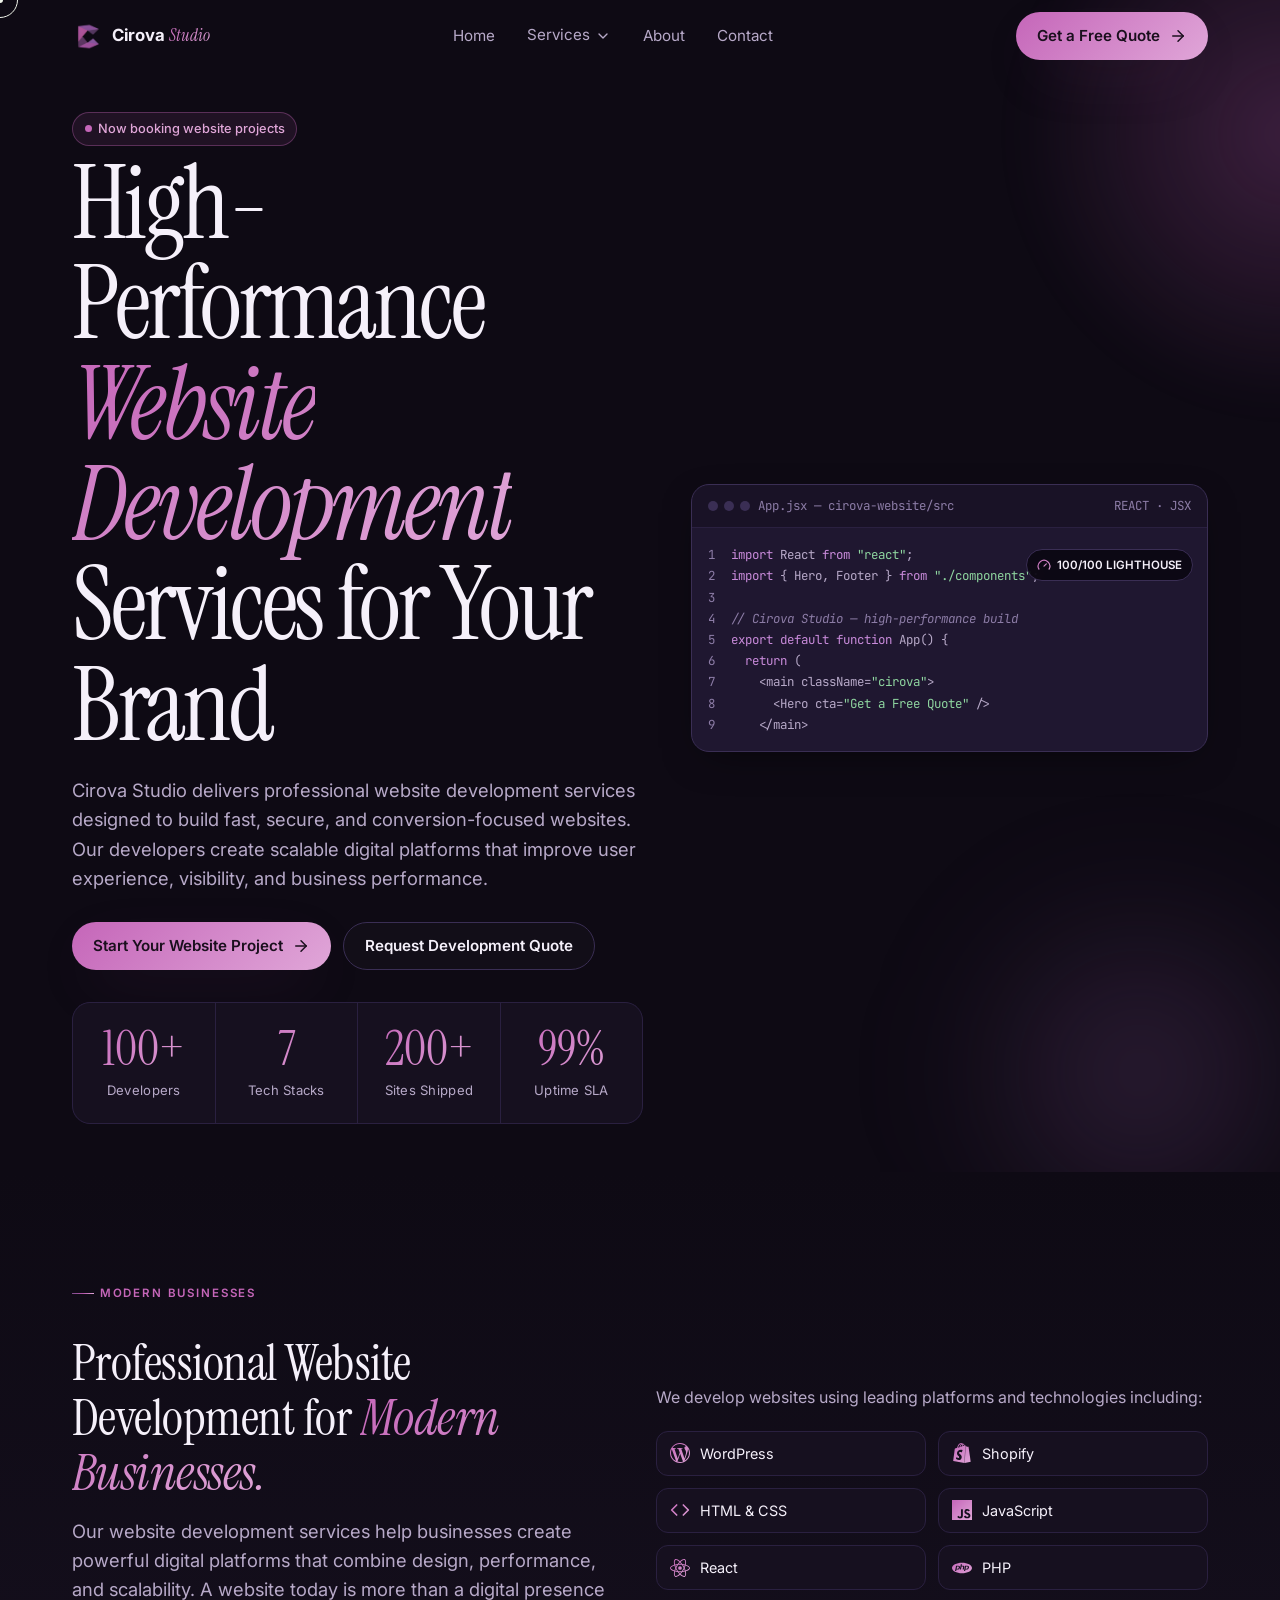
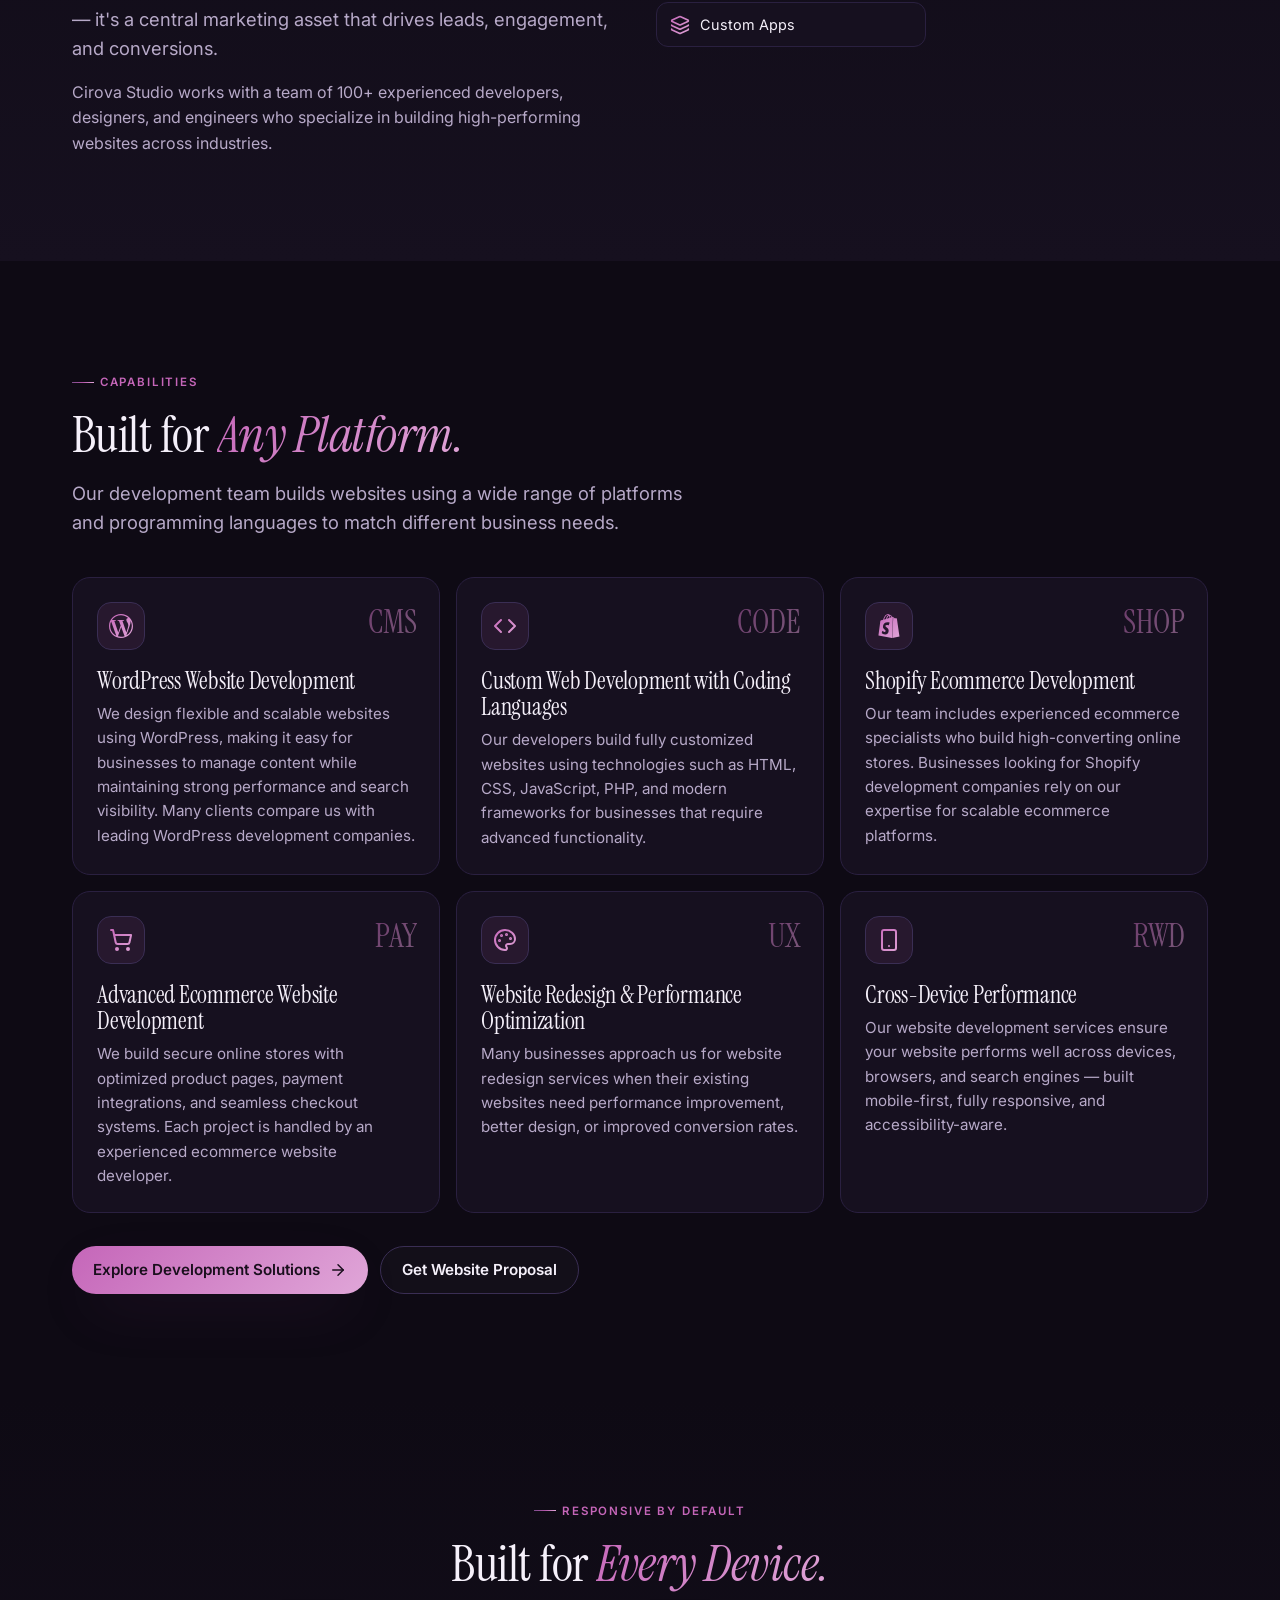
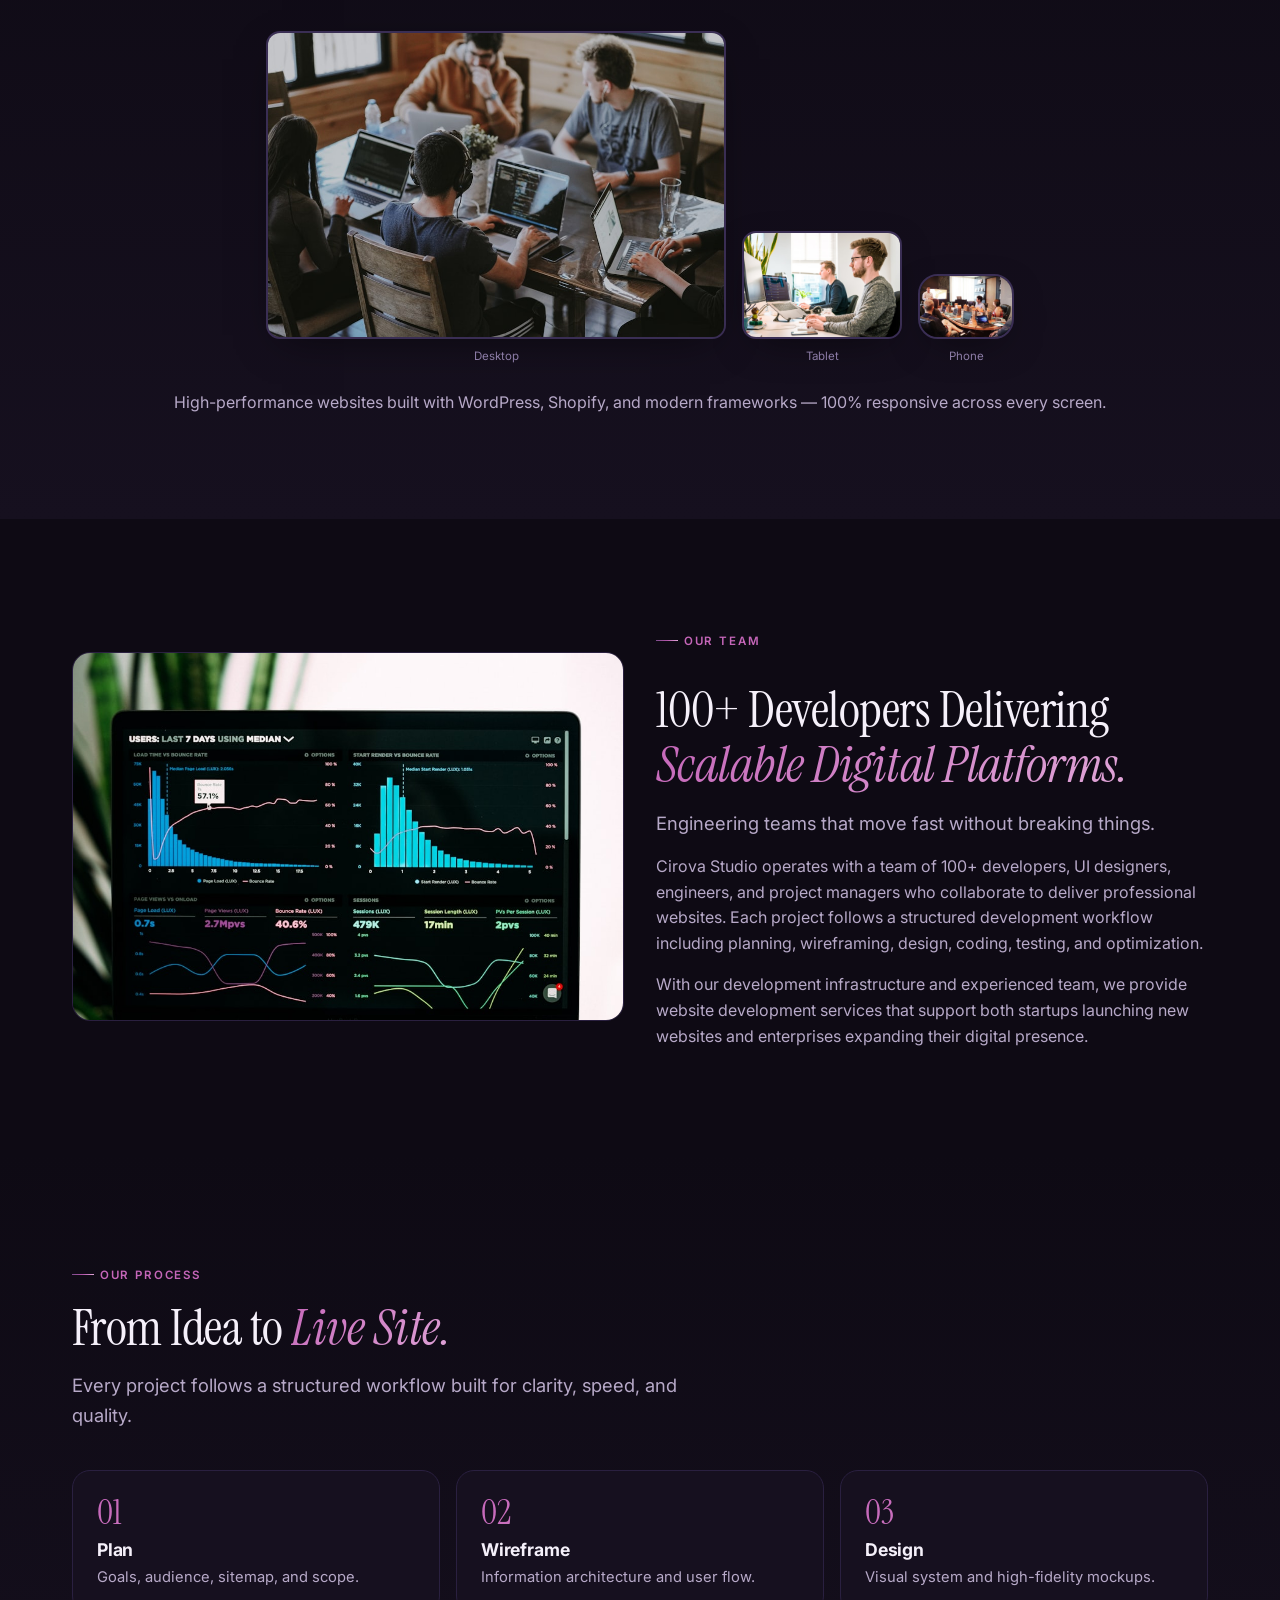
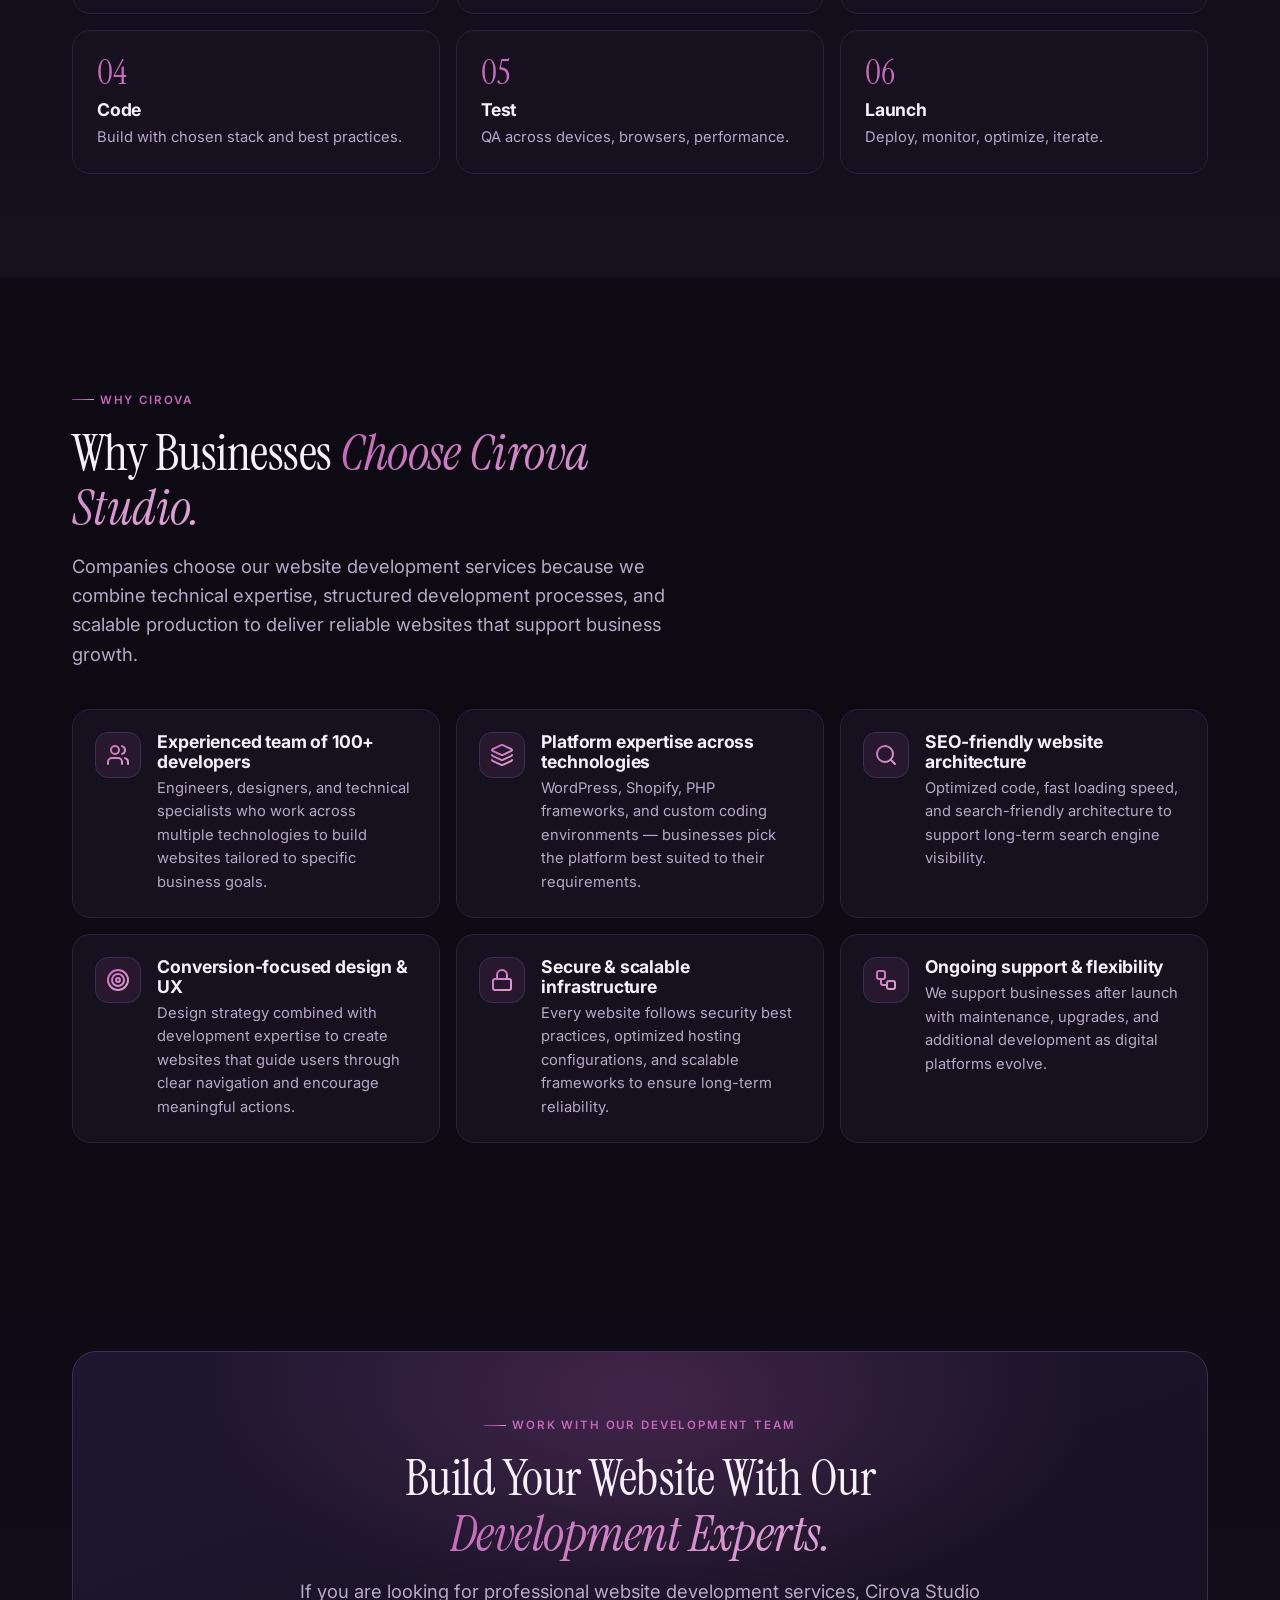
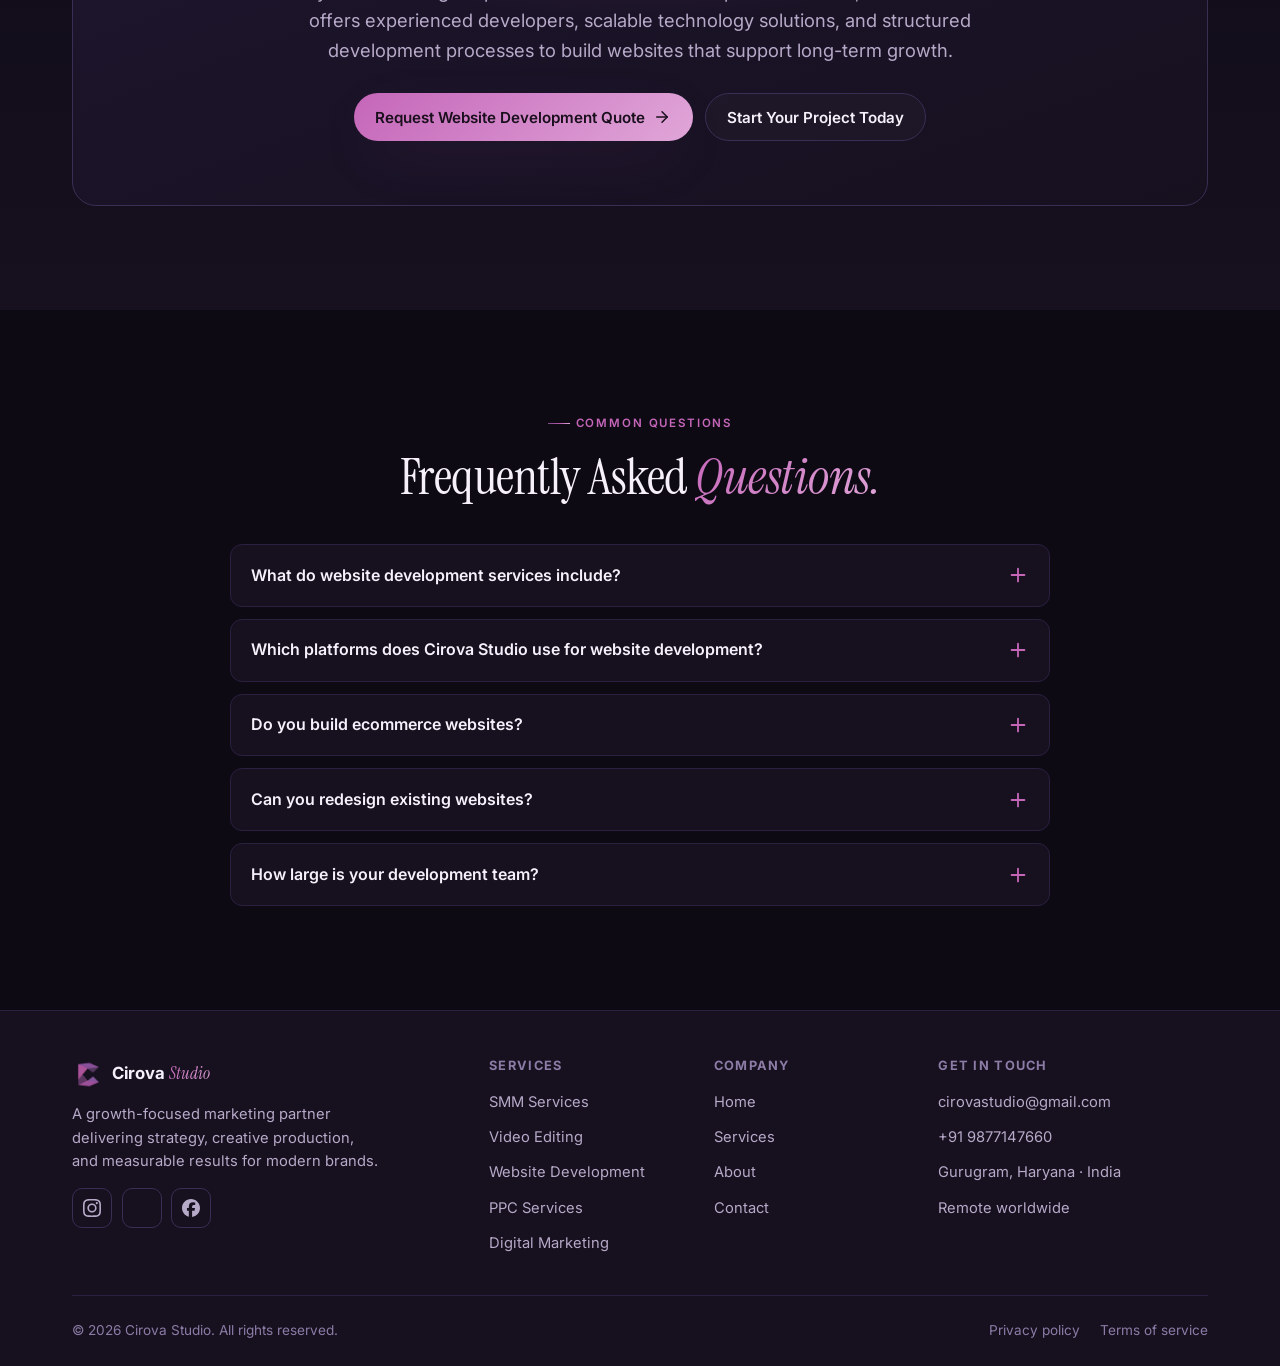
<file: website-development.html>
<!DOCTYPE html>
<html lang="en">
<head>
<meta charset="UTF-8">
<meta name="viewport" content="width=device-width, initial-scale=1.0">
<meta name="theme-color" content="#0E0A14">
<title>Website Development Services | WordPress, Shopify & Custom — Cirova Studio</title>
<meta name="description" content="Fast, secure, conversion-focused website development: WordPress, Shopify, React and custom builds by 100+ developers, mobile-first and SEO-ready.">
<link rel="canonical" href="https://cirova-studio.vercel.app/website-development.html">
<meta property="og:title" content="Website Development Services | WordPress, Shopify & Custom — Cirova Studio">
<meta property="og:description" content="Fast, secure, conversion-focused website development: WordPress, Shopify, React and custom builds by 100+ developers, mobile-first and SEO-ready.">
<meta property="og:type" content="website">
<meta property="og:image" content="https://cirova-studio.vercel.app/assets/img/cs-logo.png">
<link rel="icon" type="image/png" href="assets/img/cs-logo.png">
<link rel="apple-touch-icon" href="assets/img/cs-logo.png">
<link rel="preconnect" href="https://fonts.googleapis.com">
<link rel="preconnect" href="https://fonts.gstatic.com" crossorigin>
<link href="https://fonts.googleapis.com/css2?family=Instrument+Serif:ital@0;1&family=Inter:wght@300;400;500;600;700;800&family=JetBrains+Mono:wght@400;500&display=swap" rel="stylesheet">
<link rel="stylesheet" href="assets/css/style.css">
</head>
<body>

<!-- Global animation layer (loader + custom cursor + scroll progress) -->
<div class="scroll-progress" id="scrollProgress"></div>
<div class="cursor-dot" id="cursorDot" aria-hidden="true"></div>
<div class="cursor-ring" id="cursorRing" aria-hidden="true"></div>
<div class="page-loader" id="pageLoader"><img src="assets/img/cs-logo.png" alt="Loading Cirova Studio" width="80" height="80"></div>

<!-- SECTION: HEADER (shared template part) -->
<header class="site-header">
  <div class="container nav">
    <a class="brand" href="index.html" aria-label="Cirova Studio home">
      <img src="assets/img/cs-logo.png" alt="Cirova Studio logo" width="30" height="30">
      <span><b>Cirova</b> <i>Studio</i></span>
    </a>

    <!-- desktop nav -->
    <nav class="nav-desktop" aria-label="Primary">
      <ul class="nav-desktop">
        <li><a href="index.html">Home</a></li>
        <li class="has-drop">
          <a class="nav-link" href="#">Services <span class="icon i-chevron-down" aria-hidden="true"></span></a>
          <div class="dropdown">
            <a href="smm-services.html"><span class="svc-badge">SM</span><span class="svc-meta"><b>SMM Services</b><span>Social media management &amp; growth</span></span></a>
            <a href="video-editing-services.html"><span class="svc-badge">VE</span><span class="svc-meta"><b>Video Editing</b><span>Premiere Pro, color grade, motion</span></span></a>
            <a href="website-development.html"><span class="svc-badge">WD</span><span class="svc-meta"><b>Website Development</b><span>Fast, scalable, SEO-ready websites</span></span></a>
            <a href="ppc-services.html"><span class="svc-badge">PPC</span><span class="svc-meta"><b>PPC Services</b><span>Google &amp; Meta paid campaigns</span></span></a>
            <a href="digital-marketing-services.html"><span class="svc-badge">DM</span><span class="svc-meta"><b>Digital Marketing</b><span>Full-funnel growth strategy</span></span></a>
          </div>
        </li>
        <li><a href="about.html">About</a></li>
        <li><a href="contact.html">Contact</a></li>
      </ul>
    </nav>
    <a class="btn btn--primary nav-cta" href="contact.html">Get a Free Quote <span class="icon i-arrow-right" aria-hidden="true"></span></a>

    <!-- hamburger -->
    <button class="hamburger" data-nav-open aria-label="Open menu" aria-controls="mobileNav" aria-expanded="false">
      <span class="icon i-menu" aria-hidden="true"></span>
    </button>
  </div>
</header>

<!-- SECTION: MOBILE NAV -->
<div class="mobile-nav" id="mobileNav" aria-hidden="true">
  <div class="container">
    <div class="mobile-nav__top">
      <a class="brand" href="index.html"><img src="assets/img/cs-logo.png" alt="Cirova Studio logo" width="30" height="30"><span><b>Cirova</b> <i>Studio</i></span></a>
      <button class="mobile-nav__close" data-nav-close aria-label="Close menu"><span class="icon i-x" aria-hidden="true"></span></button>
    </div>
    <ul class="mobile-nav__links">
      <li><a href="index.html">Home</a></li>
      <li class="m-acc">
        <button class="m-acc__btn" aria-expanded="false">Services <span class="icon i-chevron-down" aria-hidden="true"></span></button>
        <div class="m-acc__panel">
          <div class="m-acc__list">
            <a href="smm-services.html"><span class="svc-badge">SM</span><span class="svc-meta"><b>SMM Services</b><span>Social media management &amp; growth</span></span></a>
            <a href="video-editing-services.html"><span class="svc-badge">VE</span><span class="svc-meta"><b>Video Editing</b><span>Premiere Pro, color grade, motion</span></span></a>
            <a href="website-development.html"><span class="svc-badge">WD</span><span class="svc-meta"><b>Website Development</b><span>Fast, scalable, SEO-ready websites</span></span></a>
            <a href="ppc-services.html"><span class="svc-badge">PPC</span><span class="svc-meta"><b>PPC Services</b><span>Google &amp; Meta paid campaigns</span></span></a>
            <a href="digital-marketing-services.html"><span class="svc-badge">DM</span><span class="svc-meta"><b>Digital Marketing</b><span>Full-funnel growth strategy</span></span></a>
          </div>
        </div>
      </li>
      <li><a href="about.html">About</a></li>
      <li><a href="contact.html">Contact</a></li>
    </ul>
    <a class="btn btn--primary btn--block mobile-nav__cta" href="contact.html">Get a Free Quote</a>
  </div>
</div>

<main>

<!-- SECTION: HERO -->
<section class="hero" id="top">
  <span class="hero__blob" aria-hidden="true"></span>
  <span class="hero__blob-2" aria-hidden="true"></span>
  <div class="container hero__inner">
    <div class="hero__copy">
      <span class="badge-status"><span class="dot"></span> Now booking website projects</span>
      <h1 class="h1">High-Performance <span class="grad-text">Website Development</span> Services for Your Brand</h1>
      <p class="lead">Cirova Studio delivers professional website development services designed to build fast, secure, and conversion-focused websites. Our developers create scalable digital platforms that improve user experience, visibility, and business performance.</p>
      <div class="btn-row">
        <a class="btn btn--primary" href="contact.html">Start Your Website Project <span class="icon i-arrow-right" aria-hidden="true"></span></a>
        <a class="btn btn--ghost" href="#capabilities">Request Development Quote</a>
      </div>
      <div class="stats" style="margin-top:2rem">
        <div class="stat"><div class="num" data-count="100">0<em>+</em></div><p>Developers</p></div>
        <div class="stat"><div class="num" data-count="7">0</div><p>Tech Stacks</p></div>
        <div class="stat"><div class="num" data-count="200">0<em>+</em></div><p>Sites Shipped</p></div>
        <div class="stat"><div class="num" data-count="99">0<em>%</em></div><p>Uptime SLA</p></div>
      </div>
    </div>

    <!-- code editor + live preview mockup -->
    <div class="hero__visual reveal">
      <div class="mock">
        <div class="mock__bar"><span class="mock__dots"><i></i><i></i><i></i></span> App.jsx — cirova-website/src <span style="margin-left:auto">REACT · JSX</span></div>
        <pre class="code-body"><span class="ln">1</span><span class="kw">import</span> React <span class="kw">from</span> <span class="str">"react"</span>;
<span class="ln">2</span><span class="kw">import</span> { Hero, Footer } <span class="kw">from</span> <span class="str">"./components"</span>;
<span class="ln">3</span>
<span class="ln">4</span><span class="cm">// Cirova Studio — high-performance build</span>
<span class="ln">5</span><span class="kw">export default function</span> App() {
<span class="ln">6</span>  <span class="kw">return</span> (
<span class="ln">7</span>    &lt;main className=<span class="str">"cirova"</span>&gt;
<span class="ln">8</span>      &lt;Hero cta=<span class="str">"Get a Free Quote"</span> /&gt;
<span class="ln">9</span>    &lt;/main&gt;
</pre>
        <span class="mock__float" style="top:64px;right:14px"><span class="icon i-gauge"></span> 100/100 LIGHTHOUSE</span>
      </div>
    </div>
  </div>
</section>

<!-- SECTION: INTRO + TECH STACK -->
<section class="section section--wash">
  <div class="container split">
    <div class="split__copy reveal">
      <span class="eyebrow">Modern Businesses</span>
      <h2 class="h2">Professional Website Development for <span class="grad-text">Modern Businesses.</span></h2>
      <p class="lead" style="margin-top:1rem">Our website development services help businesses create powerful digital platforms that combine design, performance, and scalability. A website today is more than a digital presence — it's a central marketing asset that drives leads, engagement, and conversions.</p>
      <p class="muted" style="margin-top:1rem">Cirova Studio works with a team of 100+ experienced developers, designers, and engineers who specialize in building high-performing websites across industries.</p>
    </div>
    <div class="split__visual reveal">
      <p class="muted" style="margin-bottom:1rem">We develop websites using leading platforms and technologies including:</p>
      <div class="platform-grid">
        <span class="platform"><span class="icon i-brand-wordpress"></span> WordPress</span>
        <span class="platform"><span class="icon i-brand-shopify"></span> Shopify</span>
        <span class="platform"><span class="icon i-code"></span> HTML &amp; CSS</span>
        <span class="platform"><span class="icon i-brand-javascript"></span> JavaScript</span>
        <span class="platform"><span class="icon i-brand-react"></span> React</span>
        <span class="platform"><span class="icon i-brand-php"></span> PHP</span>
        <span class="platform"><span class="icon i-layers"></span> Custom Apps</span>
      </div>
    </div>
  </div>
</section>

<!-- SECTION: CAPABILITIES -->
<section class="section" id="capabilities">
  <div class="container">
    <div class="section-head reveal"><span class="eyebrow">Capabilities</span><h2 class="h2">Built for <span class="grad-text">Any Platform.</span></h2><p class="lead" style="margin-top:1rem">Our development team builds websites using a wide range of platforms and programming languages to match different business needs.</p></div>
    <div class="grid grid--3" style="margin-top:2.5rem">
      <article class="card svc-card reveal"><span class="card__num">CMS</span><div class="card__icon"><span class="icon i-brand-wordpress"></span></div><h3>WordPress Website Development</h3><p>We design flexible and scalable websites using WordPress, making it easy for businesses to manage content while maintaining strong performance and search visibility. Many clients compare us with leading WordPress development companies.</p></article>
      <article class="card svc-card reveal"><span class="card__num">CODE</span><div class="card__icon"><span class="icon i-code"></span></div><h3>Custom Web Development with Coding Languages</h3><p>Our developers build fully customized websites using technologies such as HTML, CSS, JavaScript, PHP, and modern frameworks for businesses that require advanced functionality.</p></article>
      <article class="card svc-card reveal"><span class="card__num">SHOP</span><div class="card__icon"><span class="icon i-brand-shopify"></span></div><h3>Shopify Ecommerce Development</h3><p>Our team includes experienced ecommerce specialists who build high-converting online stores. Businesses looking for Shopify development companies rely on our expertise for scalable ecommerce platforms.</p></article>
      <article class="card svc-card reveal"><span class="card__num">PAY</span><div class="card__icon"><span class="icon i-shopping-cart"></span></div><h3>Advanced Ecommerce Website Development</h3><p>We build secure online stores with optimized product pages, payment integrations, and seamless checkout systems. Each project is handled by an experienced ecommerce website developer.</p></article>
      <article class="card svc-card reveal"><span class="card__num">UX</span><div class="card__icon"><span class="icon i-palette"></span></div><h3>Website Redesign &amp; Performance Optimization</h3><p>Many businesses approach us for website redesign services when their existing websites need performance improvement, better design, or improved conversion rates.</p></article>
      <article class="card svc-card reveal"><span class="card__num">RWD</span><div class="card__icon"><span class="icon i-smartphone"></span></div><h3>Cross-Device Performance</h3><p>Our website development services ensure your website performs well across devices, browsers, and search engines — built mobile-first, fully responsive, and accessibility-aware.</p></article>
    </div>
    <div class="btn-row" style="margin-top:2rem"><a class="btn btn--primary" href="contact.html">Explore Development Solutions <span class="icon i-arrow-right" aria-hidden="true"></span></a><a class="btn btn--ghost" href="contact.html">Get Website Proposal</a></div>
  </div>
</section>

<!-- SECTION: DEVICE PREVIEW -->
<section class="section section--wash">
  <div class="container">
    <div class="section-head center reveal"><span class="eyebrow" style="justify-content:center;display:flex">Responsive by Default</span><h2 class="h2">Built for <span class="grad-text">Every Device.</span></h2></div>
    <div class="devices reveal" style="margin-top:2.5rem">
      <div><div class="device device--desktop"><img src="assets/img/u-1522071820081-900.jpg" alt="Website on desktop" loading="lazy" width="900" height="560"></div><p class="device__cap">Desktop</p></div>
      <div><div class="device device--tablet"><img src="assets/img/u-1551434678-800.jpg" alt="Website on tablet" loading="lazy" width="800" height="600"></div><p class="device__cap">Tablet</p></div>
      <div><div class="device device--phone"><img src="assets/img/u-1542744173-500.jpg" alt="Website on phone" loading="lazy" width="500" height="700"></div><p class="device__cap">Phone</p></div>
    </div>
    <p class="center muted" style="margin-top:1.5rem">High-performance websites built with WordPress, Shopify, and modern frameworks — 100% responsive across every screen.</p>
  </div>
</section>

<!-- SECTION: TEAM -->
<section class="section">
  <div class="container split split--reverse">
    <div class="split__visual reveal"><img src="assets/img/u-1551288049-900.jpg" alt="Development team at work" loading="lazy" width="900" height="600" style="border-radius:var(--r);border:1px solid var(--border)"></div>
    <div class="split__copy reveal">
      <span class="eyebrow">Our Team</span>
      <h2 class="h2">100+ Developers Delivering <span class="grad-text">Scalable Digital Platforms.</span></h2>
      <p class="lead" style="margin-top:1rem">Engineering teams that move fast without breaking things.</p>
      <p class="muted" style="margin-top:1rem">Cirova Studio operates with a team of 100+ developers, UI designers, engineers, and project managers who collaborate to deliver professional websites. Each project follows a structured development workflow including planning, wireframing, design, coding, testing, and optimization.</p>
      <p class="muted" style="margin-top:1rem">With our development infrastructure and experienced team, we provide website development services that support both startups launching new websites and enterprises expanding their digital presence.</p>
    </div>
  </div>
</section>

<!-- SECTION: PROCESS -->
<section class="section section--wash">
  <div class="container">
    <div class="section-head reveal"><span class="eyebrow">Our Process</span><h2 class="h2">From Idea to <span class="grad-text">Live Site.</span></h2><p class="lead" style="margin-top:1rem">Every project follows a structured workflow built for clarity, speed, and quality.</p></div>
    <div class="steps steps--3" style="margin-top:2.5rem">
      <div class="step reveal"><div class="step__n">01</div><h3>Plan</h3><p>Goals, audience, sitemap, and scope.</p></div>
      <div class="step reveal"><div class="step__n">02</div><h3>Wireframe</h3><p>Information architecture and user flow.</p></div>
      <div class="step reveal"><div class="step__n">03</div><h3>Design</h3><p>Visual system and high-fidelity mockups.</p></div>
      <div class="step reveal"><div class="step__n">04</div><h3>Code</h3><p>Build with chosen stack and best practices.</p></div>
      <div class="step reveal"><div class="step__n">05</div><h3>Test</h3><p>QA across devices, browsers, performance.</p></div>
      <div class="step reveal"><div class="step__n">06</div><h3>Launch</h3><p>Deploy, monitor, optimize, iterate.</p></div>
    </div>
  </div>
</section>

<!-- SECTION: WHY -->
<section class="section">
  <div class="container">
    <div class="section-head reveal"><span class="eyebrow">Why Cirova</span><h2 class="h2">Why Businesses <span class="grad-text">Choose Cirova Studio.</span></h2><p class="lead" style="margin-top:1rem">Companies choose our website development services because we combine technical expertise, structured development processes, and scalable production to deliver reliable websites that support business growth.</p></div>
    <div class="grid grid--3" style="margin-top:2.5rem">
      <div class="feature reveal"><div class="feature__icon"><span class="icon i-users"></span></div><div><h3>Experienced team of 100+ developers</h3><p>Engineers, designers, and technical specialists who work across multiple technologies to build websites tailored to specific business goals.</p></div></div>
      <div class="feature reveal"><div class="feature__icon"><span class="icon i-layers"></span></div><div><h3>Platform expertise across technologies</h3><p>WordPress, Shopify, PHP frameworks, and custom coding environments — businesses pick the platform best suited to their requirements.</p></div></div>
      <div class="feature reveal"><div class="feature__icon"><span class="icon i-search"></span></div><div><h3>SEO-friendly website architecture</h3><p>Optimized code, fast loading speed, and search-friendly architecture to support long-term search engine visibility.</p></div></div>
      <div class="feature reveal"><div class="feature__icon"><span class="icon i-target"></span></div><div><h3>Conversion-focused design &amp; UX</h3><p>Design strategy combined with development expertise to create websites that guide users through clear navigation and encourage meaningful actions.</p></div></div>
      <div class="feature reveal"><div class="feature__icon"><span class="icon i-lock"></span></div><div><h3>Secure &amp; scalable infrastructure</h3><p>Every website follows security best practices, optimized hosting configurations, and scalable frameworks to ensure long-term reliability.</p></div></div>
      <div class="feature reveal"><div class="feature__icon"><span class="icon i-workflow"></span></div><div><h3>Ongoing support &amp; flexibility</h3><p>We support businesses after launch with maintenance, upgrades, and additional development as digital platforms evolve.</p></div></div>
    </div>
  </div>
</section>

<!-- SECTION: CTA -->
<section class="section section--wash" id="contact">
  <div class="container"><div class="cta reveal"><div class="cta__inner">
    <span class="eyebrow" style="justify-content:center;display:flex">Work With Our Development Team</span>
    <h2 class="h2">Build Your Website With Our <span class="grad-text">Development Experts.</span></h2>
    <p class="lead" style="margin:1rem auto 0">If you are looking for professional website development services, Cirova Studio offers experienced developers, scalable technology solutions, and structured development processes to build websites that support long-term growth.</p>
    <div class="btn-row"><a class="btn btn--primary" href="contact.html">Request Website Development Quote <span class="icon i-arrow-right" aria-hidden="true"></span></a><a class="btn btn--ghost" href="contact.html">Start Your Project Today</a></div>
  </div></div></div>
</section>

<!-- SECTION: FAQ -->
<section class="section" id="faq">
  <div class="container">
    <div class="section-head center reveal"><span class="eyebrow" style="justify-content:center;display:flex">Common Questions</span><h2 class="h2">Frequently Asked <span class="grad-text">Questions.</span></h2></div>
    <div class="faq" style="margin-top:2.5rem">
      <div class="faq__item"><button class="faq__q" aria-expanded="false">What do website development services include? <span class="icon i-plus" aria-hidden="true"></span></button><div class="faq__a"><p>Professional website development services include website design, coding, platform development, ecommerce setup, performance optimization, mobile responsiveness, security configuration, and technical support to ensure websites function smoothly and efficiently.</p></div></div>
      <div class="faq__item"><button class="faq__q" aria-expanded="false">Which platforms does Cirova Studio use for website development? <span class="icon i-plus" aria-hidden="true"></span></button><div class="faq__a"><p>Our developers build websites using WordPress, Shopify, custom PHP development, HTML, CSS, JavaScript, and modern frameworks to ensure flexibility, scalability, and performance.</p></div></div>
      <div class="faq__item"><button class="faq__q" aria-expanded="false">Do you build ecommerce websites? <span class="icon i-plus" aria-hidden="true"></span></button><div class="faq__a"><p>Yes. Our team includes experienced ecommerce developers who build online stores using platforms like Shopify and custom ecommerce frameworks with secure payment integrations and optimized product pages.</p></div></div>
      <div class="faq__item"><button class="faq__q" aria-expanded="false">Can you redesign existing websites? <span class="icon i-plus" aria-hidden="true"></span></button><div class="faq__a"><p>Yes. We provide professional website redesign services to improve website design, loading speed, user experience, and conversion performance while maintaining brand consistency.</p></div></div>
      <div class="faq__item"><button class="faq__q" aria-expanded="false">How large is your development team? <span class="icon i-plus" aria-hidden="true"></span></button><div class="faq__a"><p>Cirova Studio works with a team of more than 100 developers, designers, and technical specialists who collaborate on every project, ensuring expertise across the entire development lifecycle.</p></div></div>
    </div>
  </div>
</section>

</main>

<!-- SECTION: FOOTER (shared template part) -->
<footer class="footer">
  <div class="container">
    <div class="footer__grid">
      <div class="footer__brand">
        <a class="brand" href="index.html"><img src="assets/img/cs-logo.png" alt="Cirova Studio logo" width="30" height="30"><span><b>Cirova</b> <i>Studio</i></span></a>
        <p>A growth-focused marketing partner delivering strategy, creative production, and measurable results for modern brands.</p>
        <div class="socials">
          <a href="#" aria-label="Instagram"><span class="icon i-brand-instagram"></span></a>
          <a href="#" aria-label="LinkedIn"><span class="icon i-brand-linkedin"></span></a>
          <a href="#" aria-label="Facebook"><span class="icon i-brand-facebook"></span></a>
        </div>
      </div>
      <div class="footer__col"><h4>Services</h4><ul>
        <li><a href="smm-services.html">SMM Services</a></li>
        <li><a href="video-editing-services.html">Video Editing</a></li>
        <li><a href="website-development.html">Website Development</a></li>
        <li><a href="ppc-services.html">PPC Services</a></li>
        <li><a href="digital-marketing-services.html">Digital Marketing</a></li>
      </ul></div>
      <div class="footer__col"><h4>Company</h4><ul>
        <li><a href="index.html">Home</a></li>
        <li><a href="#services">Services</a></li>
        <li><a href="about.html">About</a></li>
        <li><a href="contact.html">Contact</a></li>
      </ul></div>
      <div class="footer__col"><h4>Get in touch</h4><ul>
        <li><a href="mailto:cirovastudio@gmail.com">cirovastudio@gmail.com</a></li>
        <li><a href="tel:+919877147660">+91 9877147660</a></li>
        <li><span>Gurugram, Haryana · India</span></li>
        <li><span>Remote worldwide</span></li>
      </ul></div>
    </div>
    <div class="footer__bottom">
      <span>© <span data-year>2026</span> Cirova Studio. All rights reserved.</span>
      <span class="links"><a href="#">Privacy policy</a><a href="#">Terms of service</a></span>
    </div>
  </div>
</footer>

<script src="assets/js/main.js"></script>
</body>
</html>
</file>
<file: assets/css/style.css>
/* ==========================================================================
   Cirova Studio — Shared Stylesheet
   Mobile-first. Base styles target ~360–414px, enhanced upward at
   480 / 640 / 768 / 1024 / 1280. Tokens mirror design-tokens.md.
   ========================================================================== */

/* ---------- Design tokens ---------- */
:root{
  --bg:#0E0A14;        --surface:#16101F;   --elevated:#1F1730;
  --border:#2A2040;    --border-strong:#3A2E54;
  --text:#F5F0FA;      --muted:#B7A9C8;     --muted-2:#8C7CA6;
  --magenta:#B254A8;   --magenta-2:#C566B9; --violet:#7E4D8C;
  --deep:#3D2349;      --highlight:#E0A6D8;

  --font-display:'Instrument Serif',Georgia,serif;
  --font-body:'Inter',-apple-system,BlinkMacSystemFont,sans-serif;
  --font-mono:'JetBrains Mono',ui-monospace,monospace;

  --grad:linear-gradient(135deg,var(--magenta-2),var(--highlight));
  --grad-deep:linear-gradient(135deg,var(--magenta),var(--violet));
  --grad-bar:linear-gradient(90deg,var(--violet),var(--magenta),var(--highlight));

  --r-sm:12px; --r:18px; --r-lg:24px;
  --glow:0 20px 60px -20px rgba(178,84,168,.35);
  --shadow:0 12px 40px -16px rgba(0,0,0,.6);
  --ease-out:cubic-bezier(0.16,1,0.3,1);
  --ease-in-out:cubic-bezier(0.65,0,0.35,1);

  --gutter:16px;
  --maxw:1200px;
  --nav-h:64px;
}

/* ---------- Reset ---------- */
*,*::before,*::after{box-sizing:border-box;margin:0;padding:0}
html{-webkit-text-size-adjust:100%;text-size-adjust:100%;scroll-behavior:smooth;scroll-padding-top:calc(var(--nav-h) + 16px)}
body{
  font-family:var(--font-body);
  background:var(--bg);
  color:var(--text);
  line-height:1.6;
  font-size:16px;
  -webkit-font-smoothing:antialiased;
  overflow-x:hidden;               /* belt-and-suspenders: no sideways scroll */
}
img,svg,video{display:block;max-width:100%;height:auto}
a{color:inherit;text-decoration:none}
button{font:inherit;color:inherit;cursor:pointer;background:none;border:none}
ul{list-style:none}
input,textarea,select{font:inherit;color:inherit}
:focus-visible{outline:2px solid var(--magenta-2);outline-offset:2px;border-radius:4px}

/* ---------- Layout helpers ---------- */
.container{width:100%;max-width:var(--maxw);margin-inline:auto;padding-inline:var(--gutter)}
.section{padding-block:clamp(3rem,9vw,6.5rem)}
.section--tight{padding-block:clamp(2.5rem,6vw,4rem)}
.section--wash{background:linear-gradient(180deg,var(--bg),var(--surface))}
.center{text-align:center}
.eyebrow{
  display:inline-flex;align-items:center;gap:.5em;
  font-size:.72rem;font-weight:600;letter-spacing:.16em;text-transform:uppercase;
  color:var(--magenta-2);margin-bottom:1rem;
}
.eyebrow::before{content:"";width:22px;height:1px;background:var(--grad-bar)}

/* ---------- Typography ---------- */
h1,h2,h3,h4{line-height:1.1;font-weight:700;letter-spacing:-.01em}
.display{font-family:var(--font-display);font-weight:400;letter-spacing:0}
.h1{font-family:var(--font-display);font-weight:400;font-size:clamp(2.4rem,9vw,4.6rem);line-height:1.04}
.h2{font-family:var(--font-display);font-weight:400;font-size:clamp(1.9rem,6vw,3.2rem);line-height:1.08}
.h3{font-size:clamp(1.1rem,3.5vw,1.4rem);font-weight:600}
.lead{color:var(--muted);font-size:clamp(1rem,2.5vw,1.15rem);max-width:60ch}
.muted{color:var(--muted)}
.grad-text{
  font-family:var(--font-display);font-style:italic;font-weight:400;
  background:var(--grad);-webkit-background-clip:text;background-clip:text;color:transparent;
}
.section-head{max-width:62ch}
.section-head.center{margin-inline:auto}

/* ---------- Icons (CSS mask → inherits gradient/currentColor) ----------
   Per-icon class .i-NAME sets the mask-image (defined near end of file).
   Using mask longhands + a stylesheet-relative ../icons/ path so the URL
   resolves reliably in every browser and over file://. */
.icon{
  display:inline-block;width:24px;height:24px;flex:0 0 auto;
  background:currentColor;
  -webkit-mask-repeat:no-repeat;mask-repeat:no-repeat;
  -webkit-mask-position:center;mask-position:center;
  -webkit-mask-size:contain;mask-size:contain;
}
.icon--sm{width:18px;height:18px}
.icon--lg{width:30px;height:30px}
.icon--grad{background:var(--grad)}
.icon--grad-deep{background:var(--grad-deep)}

/* ---------- Buttons ---------- */
.btn{
  display:inline-flex;align-items:center;justify-content:center;gap:.55em;
  min-height:48px;padding:.85em 1.4em;border-radius:999px;
  font-weight:600;font-size:.95rem;line-height:1;
  transition:transform .25s var(--ease-out),box-shadow .25s var(--ease-out),background .25s;
  text-align:center;
}
.btn .icon{width:18px;height:18px}
.btn--primary{background:var(--grad);color:#1a0f1d;box-shadow:var(--glow)}
.btn--primary:hover{transform:translateY(-2px)}
.btn--primary .icon{background:#1a0f1d}
.btn--ghost{border:1px solid var(--border-strong);color:var(--text);background:rgba(255,255,255,.02)}
.btn--ghost:hover{border-color:var(--magenta-2);background:rgba(178,84,168,.08)}
.btn--block{width:100%}
.btn-row{display:flex;flex-wrap:wrap;gap:.75rem}

/* ---------- Pills / badges ---------- */
.pill{
  display:inline-flex;align-items:center;gap:.5em;
  padding:.5em .9em;border-radius:999px;
  border:1px solid var(--border-strong);background:rgba(255,255,255,.03);
  font-size:.85rem;color:var(--muted);
}
.pill .icon{width:18px;height:18px;background:var(--grad)}
.badge-status{
  display:inline-flex;align-items:center;gap:.5em;
  padding:.45em .9em;border-radius:999px;
  border:1px solid rgba(197,102,185,.35);background:rgba(197,102,185,.1);
  font-size:.8rem;font-weight:500;color:var(--highlight);
}
.badge-status .dot{width:7px;height:7px;border-radius:50%;background:var(--magenta-2);box-shadow:0 0 0 0 rgba(197,102,185,.6);animation:pulse 2s infinite}
@keyframes pulse{70%{box-shadow:0 0 0 8px rgba(197,102,185,0)}100%{box-shadow:0 0 0 0 rgba(197,102,185,0)}}

.rating{display:inline-flex;align-items:center;gap:.5em;font-size:.85rem;color:var(--muted)}
.stars{display:inline-flex;gap:2px}
.stars .icon{width:15px;height:15px;background:linear-gradient(135deg,#ffd479,var(--highlight))}

/* ===========================================================================
   HEADER / NAV
   =========================================================================== */
.site-header{
  position:fixed;top:0;left:0;right:0;z-index:100;
  height:var(--nav-h);display:flex;align-items:center;
  transition:background .3s,backdrop-filter .3s,border-color .3s;
  border-bottom:1px solid transparent;
}
.site-header.scrolled{
  background:rgba(14,10,20,.82);-webkit-backdrop-filter:blur(14px);backdrop-filter:blur(14px);
  border-bottom-color:var(--border);
}
.nav{display:flex;align-items:center;justify-content:space-between;width:100%;gap:1rem}
.brand{display:flex;align-items:center;gap:.6rem;font-weight:700;font-size:1.05rem}
.brand img{width:30px;height:30px;border-radius:8px}
.brand b{font-weight:700}
.brand i{font-family:var(--font-display);font-style:italic;font-weight:400;
  background:var(--grad);-webkit-background-clip:text;background-clip:text;color:transparent}

/* desktop nav hidden on mobile */
.nav-desktop{display:none}
.nav-cta{display:none}

/* hamburger */
.hamburger{
  display:inline-flex;align-items:center;justify-content:center;
  width:44px;height:44px;border-radius:10px;border:1px solid var(--border);
}
.hamburger .icon{width:24px;height:24px;background:var(--text)}

/* mobile panel */
.mobile-nav{
  position:fixed;inset:0;z-index:200;
  background:rgba(10,7,16,.98);-webkit-backdrop-filter:blur(8px);backdrop-filter:blur(8px);
  transform:translateX(100%);transition:transform .4s var(--ease-out);
  display:flex;flex-direction:column;padding:var(--gutter);overflow-y:auto;
}
.mobile-nav.open{transform:translateX(0)}
.mobile-nav__top{display:flex;align-items:center;justify-content:space-between;height:var(--nav-h)}
.mobile-nav__close{width:44px;height:44px;border-radius:10px;border:1px solid var(--border);display:inline-flex;align-items:center;justify-content:center}
.mobile-nav__close .icon{background:var(--text)}
.mobile-nav__links{display:flex;flex-direction:column;gap:.25rem;margin-top:1rem}
.mobile-nav__links>li>a,.m-acc__btn{
  display:flex;align-items:center;justify-content:space-between;width:100%;
  min-height:52px;padding:.4em .25em;font-size:1.5rem;font-family:var(--font-display);
  border-bottom:1px solid var(--border);
}
.m-acc__btn .icon{width:22px;height:22px;background:var(--muted);transition:transform .3s}
.m-acc.open .m-acc__btn .icon{transform:rotate(180deg)}
.m-acc__panel{overflow:hidden;max-height:0;transition:max-height .35s var(--ease-in-out)}
.m-acc__list{display:flex;flex-direction:column;gap:.25rem;padding:.5rem 0}
.m-acc__list a{display:flex;align-items:center;gap:.75rem;min-height:48px;padding:.4em .25em}
.svc-badge{
  flex:0 0 auto;width:38px;height:38px;border-radius:10px;
  display:grid;place-items:center;font-size:.72rem;font-weight:700;
  background:rgba(197,102,185,.12);border:1px solid var(--border-strong);color:var(--highlight);
}
.svc-meta b{display:block;font-size:.98rem;font-weight:600}
.svc-meta span{font-size:.8rem;color:var(--muted-2)}
.mobile-nav__cta{margin-top:1.5rem}
body.nav-open{overflow:hidden}

/* ===========================================================================
   HERO
   =========================================================================== */
.hero{position:relative;padding-top:calc(var(--nav-h) + 2.5rem);padding-bottom:3rem;overflow:hidden}
.hero__blob{
  position:absolute;top:-15%;right:-25%;width:90vw;max-width:620px;aspect-ratio:1;
  background:radial-gradient(circle at 50% 50%,rgba(178,84,168,.28),transparent 62%);
  filter:blur(20px);pointer-events:none;z-index:0;
}
.hero__inner{position:relative;z-index:1;display:grid;gap:2rem}
.hero__copy>*+*{margin-top:1.25rem}
.hero h1{margin-top:.5rem}
.hero .lead{margin-top:1.25rem}
.hero .btn-row{margin-top:1.75rem}
.hero__rating{display:flex;flex-wrap:wrap;align-items:center;gap:.75rem}

/* hero image collage */
.collage{display:grid;grid-template-columns:1fr 1fr;grid-auto-rows:120px;gap:12px}
.collage figure{position:relative;border-radius:var(--r);overflow:hidden;border:1px solid var(--border)}
.collage img{width:100%;height:100%;object-fit:cover}
.collage .tall{grid-row:span 2}
.collage figcaption{
  position:absolute;left:10px;bottom:10px;font-size:.72rem;font-weight:600;
  padding:.3em .7em;border-radius:999px;background:rgba(10,7,16,.7);-webkit-backdrop-filter:blur(6px);backdrop-filter:blur(6px);
}

/* ===========================================================================
   STATS / COUNTERS  (2-up mobile → 4-up desktop)
   =========================================================================== */
.stats{display:grid;grid-template-columns:repeat(2,1fr);gap:1px;background:var(--border);
  border:1px solid var(--border);border-radius:var(--r);overflow:hidden}
.stat{background:var(--surface);padding:1.4rem 1rem;text-align:center}
.stat .num{font-family:var(--font-display);font-size:clamp(2rem,7vw,3rem);line-height:1;
  background:var(--grad);-webkit-background-clip:text;background-clip:text;color:transparent}
.stat .num em{font-style:normal}
.stat p{margin-top:.4rem;font-size:.82rem;color:var(--muted);letter-spacing:.02em}
.stats-note{margin-top:1rem;color:var(--muted-2);font-size:.9rem;text-align:center}

/* ===========================================================================
   MARQUEES
   =========================================================================== */
.marquee{overflow:hidden;position:relative;
  -webkit-mask:linear-gradient(90deg,transparent,#000 8%,#000 92%,transparent);
          mask:linear-gradient(90deg,transparent,#000 8%,#000 92%,transparent)}
.marquee__track{display:flex;width:max-content;gap:2.5rem;animation:scrollx 28s linear infinite}
.marquee--slow .marquee__track{animation-duration:42s}
.marquee--rev .marquee__track{animation-direction:reverse}
.marquee__track:hover{animation-play-state:paused}
@keyframes scrollx{to{transform:translateX(-50%)}}
.marquee--brands .marquee__item{font-family:var(--font-display);font-size:clamp(1.2rem,4vw,1.8rem);color:var(--muted-2);white-space:nowrap}
.marquee--keywords{border-block:1px solid var(--border);padding-block:1rem}
.marquee--keywords .marquee__item{display:inline-flex;align-items:center;gap:.6rem;font-size:clamp(1.1rem,4vw,1.6rem);font-family:var(--font-display);color:var(--text);white-space:nowrap}
.marquee--keywords .marquee__item .dot{width:6px;height:6px;border-radius:50%;background:var(--magenta-2)}

/* ===========================================================================
   GRID CARDS  (1 → 2 → 3 columns)
   =========================================================================== */
.grid{display:grid;gap:1rem}
.grid--2{grid-template-columns:1fr}
.grid--3{grid-template-columns:1fr}
.grid--4{grid-template-columns:1fr 1fr}

.card{background:var(--surface);border:1px solid var(--border);border-radius:var(--r);
  padding:1.5rem;transition:transform .3s var(--ease-out),border-color .3s,box-shadow .3s}
.card:hover{transform:translateY(-4px);border-color:var(--border-strong);box-shadow:var(--shadow)}
.card__icon{width:48px;height:48px;border-radius:14px;display:grid;place-items:center;
  background:rgba(197,102,185,.1);border:1px solid var(--border-strong);margin-bottom:1.1rem}
.card__icon .icon{width:24px;height:24px;background:var(--grad)}
.card h3{margin-bottom:.5rem}
.card p{color:var(--muted);font-size:.95rem}
.card__num{font-family:var(--font-display);font-size:1.6rem;color:var(--muted-2);margin-bottom:.4rem}

/* numbered service card variant */
.svc-card{position:relative}
.svc-card .card__num{position:absolute;top:1.2rem;right:1.4rem;font-size:2rem;
  background:var(--grad);-webkit-background-clip:text;background-clip:text;color:transparent;opacity:.5}
.svc-card h3{font-family:var(--font-display);font-weight:400;font-size:1.5rem}

/* feature block (why-us) */
.feature{display:flex;gap:1rem;align-items:flex-start;padding:1.4rem;background:var(--surface);
  border:1px solid var(--border);border-radius:var(--r);transition:border-color .3s,transform .3s}
.feature:hover{border-color:var(--border-strong);transform:translateY(-3px)}
.feature__icon{flex:0 0 auto;width:46px;height:46px;border-radius:13px;display:grid;place-items:center;
  background:rgba(197,102,185,.1);border:1px solid var(--border-strong)}
.feature__icon .icon{width:24px;height:24px;background:var(--grad)}
.feature h3{font-size:1.1rem;margin-bottom:.35rem}
.feature p{color:var(--muted);font-size:.92rem}

/* highlight stat card (e.g. "5+ disciplines") */
.hl-card{background:var(--grad-deep);border-radius:var(--r);padding:1.6rem;color:#fff}
.hl-card .big{font-family:var(--font-display);font-size:3rem;line-height:1}
.hl-card p{opacity:.9}

/* ===========================================================================
   PORTFOLIO
   =========================================================================== */
.portfolio{display:grid;gap:1rem;grid-template-columns:1fr}
.work{position:relative;border-radius:var(--r);overflow:hidden;border:1px solid var(--border);aspect-ratio:4/3}
.work img{width:100%;height:100%;object-fit:cover;transition:transform .5s var(--ease-out)}
.work:hover img{transform:scale(1.06)}
.work__overlay{position:absolute;inset:0;display:flex;flex-direction:column;justify-content:flex-end;
  padding:1.2rem;background:linear-gradient(180deg,transparent 40%,rgba(14,10,20,.92));
  opacity:1;transition:opacity .3s}
.work__tag{align-self:flex-start;font-size:.7rem;font-weight:600;text-transform:uppercase;letter-spacing:.1em;
  color:var(--highlight);margin-bottom:.4rem}
.work h3{font-size:1.1rem;font-family:var(--font-display);font-weight:400}

/* ===========================================================================
   PROCESS STEPS
   =========================================================================== */
.steps{display:grid;gap:1rem;grid-template-columns:1fr;counter-reset:step}
.step{background:var(--surface);border:1px solid var(--border);border-radius:var(--r);padding:1.5rem;position:relative}
.step__n{font-family:var(--font-display);font-size:2.2rem;
  background:var(--grad);-webkit-background-clip:text;background-clip:text;color:transparent;line-height:1;margin-bottom:.6rem}
.step h3{font-size:1.1rem;margin-bottom:.4rem}
.step p{color:var(--muted);font-size:.92rem}

/* ===========================================================================
   AUDIENCE / INDUSTRY PILLS
   =========================================================================== */
.tag-cloud{display:flex;flex-wrap:wrap;gap:.6rem}
.tag-cloud .pill{font-size:.9rem;padding:.6em 1em}

/* ===========================================================================
   TESTIMONIALS
   =========================================================================== */
.testi-track{display:flex;gap:1rem;width:max-content;animation:scrollx 40s linear infinite}
.testi-track:hover{animation-play-state:paused}
.testi{width:min(86vw,360px);flex:0 0 auto;background:var(--surface);border:1px solid var(--border);
  border-radius:var(--r);padding:1.5rem;display:flex;flex-direction:column;gap:1rem}
.testi p{font-size:1rem}
.testi__who{display:flex;align-items:center;gap:.75rem;margin-top:auto}
.testi__who img{width:44px;height:44px;border-radius:50%;object-fit:cover}
.testi__who b{display:block;font-size:.92rem}
.testi__who span{font-size:.8rem;color:var(--muted-2)}

/* ===========================================================================
   FAQ
   =========================================================================== */
.faq{max-width:820px;margin-inline:auto;display:grid;gap:.75rem}
.faq__item{border:1px solid var(--border);border-radius:var(--r-sm);background:var(--surface);overflow:hidden}
.faq__q{display:flex;align-items:center;justify-content:space-between;gap:1rem;width:100%;
  padding:1.1rem 1.25rem;text-align:left;font-weight:600;font-size:1rem}
.faq__q .icon{width:22px;height:22px;background:var(--magenta-2);transition:transform .3s}
.faq__item.open .faq__q .icon{transform:rotate(45deg)}
.faq__a{overflow:hidden;max-height:0;transition:max-height .35s var(--ease-in-out)}
.faq__a p{padding:0 1.25rem 1.2rem;color:var(--muted);font-size:.95rem}

/* ===========================================================================
   CTA SECTION
   =========================================================================== */
.cta{position:relative;border-radius:var(--r-lg);overflow:hidden;
  background:linear-gradient(160deg,var(--elevated),var(--surface));
  border:1px solid var(--border-strong);padding:clamp(2rem,6vw,4rem);text-align:center}
.cta::before{content:"";position:absolute;top:-40%;left:50%;transform:translateX(-50%);
  width:80%;aspect-ratio:2/1;background:radial-gradient(ellipse,rgba(178,84,168,.25),transparent 70%);pointer-events:none}
.cta__inner{position:relative;z-index:1;max-width:680px;margin-inline:auto}
.cta .btn-row{justify-content:center;margin-top:1.75rem}

/* ===========================================================================
   FORM
   =========================================================================== */
.form{display:grid;gap:1rem;background:var(--surface);border:1px solid var(--border);border-radius:var(--r);padding:1.5rem}
.field{display:grid;gap:.4rem}
.field label{font-size:.85rem;color:var(--muted);font-weight:500}
.field input,.field select,.field textarea{
  width:100%;min-height:50px;padding:.8em 1em;font-size:16px;       /* 16px stops iOS zoom */
  background:var(--elevated);border:1px solid var(--border-strong);border-radius:var(--r-sm);color:var(--text);
  transition:border-color .25s;
}
.field textarea{min-height:130px;resize:vertical}
.field input:focus,.field select:focus,.field textarea:focus{border-color:var(--magenta-2);outline:none}
.form__success{display:none;align-items:center;gap:.6rem;padding:1rem;border-radius:var(--r-sm);
  background:rgba(80,200,120,.12);border:1px solid rgba(80,200,120,.4);color:#9fe6b6;font-size:.95rem}
.form__success.show{display:flex}
.form__success .icon{width:22px;height:22px;background:#9fe6b6}

/* contact method cards */
.contact-methods{display:grid;gap:1rem;grid-template-columns:1fr}
.method{display:flex;gap:1rem;align-items:flex-start;background:var(--surface);border:1px solid var(--border);border-radius:var(--r);padding:1.3rem}
.method__icon{flex:0 0 auto;width:46px;height:46px;border-radius:13px;display:grid;place-items:center;background:rgba(197,102,185,.1);border:1px solid var(--border-strong)}
.method__icon .icon{background:var(--grad)}
.method b{display:block;font-size:1rem}
.method a,.method span{color:var(--muted);font-size:.92rem;word-break:break-word}

/* ===========================================================================
   SPLIT (text + visual) generic two-column section
   =========================================================================== */
.split{display:grid;gap:2rem}
.split__copy>*+*{margin-top:1rem}
.platform-grid{display:grid;grid-template-columns:repeat(2,1fr);gap:.75rem;margin-top:1.25rem}
.platform{display:flex;align-items:center;gap:.6rem;padding:.7em .9em;border:1px solid var(--border);border-radius:var(--r-sm);background:var(--surface);font-size:.9rem}
.platform .icon{width:20px;height:20px;background:var(--grad)}

/* ===========================================================================
   MOCKUPS (shared chrome) — scale down gracefully on mobile
   =========================================================================== */
.mock{background:var(--elevated);border:1px solid var(--border-strong);border-radius:var(--r);
  box-shadow:var(--shadow);overflow:hidden;position:relative;width:100%}
.mock__bar{display:flex;align-items:center;gap:.5rem;padding:.7rem 1rem;border-bottom:1px solid var(--border);
  background:rgba(0,0,0,.2);font-size:.78rem;color:var(--muted-2);font-family:var(--font-mono)}
.mock__dots{display:flex;gap:6px}
.mock__dots i{width:10px;height:10px;border-radius:50%;background:var(--border-strong)}
.mock__float{position:absolute;display:inline-flex;align-items:center;gap:.4rem;padding:.5em .85em;border-radius:999px;
  font-size:.72rem;font-weight:600;background:rgba(10,7,16,.85);-webkit-backdrop-filter:blur(8px);backdrop-filter:blur(8px);
  border:1px solid var(--border-strong);box-shadow:var(--shadow);z-index:3}
.mock__float .icon{width:14px;height:14px;background:var(--grad)}

/* code editor */
.code-body{font-family:var(--font-mono);font-size:.78rem;line-height:1.7;padding:1rem;color:var(--muted);overflow-x:auto}
.code-body .ln{color:var(--muted-2);-webkit-user-select:none;user-select:none;margin-right:1rem}
.code-body .kw{color:#c98bdb}.code-body .str{color:#8fd6a0}.code-body .cm{color:var(--muted-2);font-style:italic}

/* premiere timeline */
.timeline{padding:1rem;display:grid;gap:.5rem;background:repeating-linear-gradient(90deg,transparent 0 38px,rgba(58,46,84,.25) 38px 39px)}
.track{display:flex;align-items:center;gap:.5rem}
.track__label{font-family:var(--font-mono);font-size:.65rem;color:var(--muted-2);width:26px;flex:0 0 auto}
.clip{height:26px;border-radius:5px;font-size:.62rem;display:flex;align-items:center;padding:0 .5rem;color:#fff;white-space:nowrap;overflow:hidden}
.clip--v{background:var(--grad-deep)}.clip--fx{background:linear-gradient(135deg,#3a7bd5,#3a6073)}
.clip--a{background:linear-gradient(135deg,#11998e,#38ef7d);opacity:.8}

/* instagram phone */
.phone{max-width:300px;margin-inline:auto;border-radius:32px;border:8px solid #221a30;background:#000;overflow:hidden;box-shadow:var(--shadow)}
.phone__status{display:flex;justify-content:space-between;padding:.5rem 1rem;font-size:.72rem;color:#fff;background:#111}
.ig-head{display:flex;align-items:center;gap:.6rem;padding:.6rem 1rem;border-bottom:1px solid #222}
.ig-head .av{width:32px;height:32px;border-radius:50%;background:var(--grad)}
.ig-head b{font-size:.85rem;color:#fff}
.ig-post img{aspect-ratio:1;object-fit:cover;width:100%}
.ig-meta{padding:.6rem 1rem;color:#ddd}
.ig-actions{display:flex;gap:1rem;padding:.5rem 1rem;color:#fff}
.ig-actions .icon{width:22px;height:22px;background:#fff}
.ig-meta b{font-size:.82rem;color:#fff;display:block}
.ig-meta span{font-size:.8rem;color:#aaa}

/* google search mockup */
.serp{background:#fff;color:#202124;border-radius:var(--r);overflow:hidden;font-size:.8rem}
.serp__bar{display:flex;align-items:center;gap:.5rem;padding:.7rem 1rem;border-bottom:1px solid #eee;color:#5f6368;font-family:var(--font-mono);font-size:.7rem}
.serp__results{padding:1rem;display:grid;gap:1rem}
.serp__stats{color:#70757a;font-size:.72rem}
.serp__item{display:grid;gap:.15rem}
.serp__item .ad{display:inline-block;font-size:.6rem;font-weight:700;color:#202124;border:1px solid #202124;border-radius:3px;padding:0 4px;margin-bottom:2px}
.serp__item .url{color:#202124;font-size:.72rem}
.serp__item .ttl{color:#1a0dab;font-size:.95rem}
.serp__item p{color:#4d5156;font-size:.78rem}
.serp__item--you{background:linear-gradient(90deg,rgba(197,102,185,.12),transparent);border-left:3px solid var(--magenta);padding:.5rem;border-radius:6px;position:relative}
.serp__item--you .ttl{color:#0b57d0}
.serp__youtag{position:absolute;top:.5rem;right:.5rem;font-size:.6rem;font-weight:700;color:#fff;background:var(--magenta);border-radius:4px;padding:1px 6px}

/* dashboard */
.dash{padding:1.25rem;display:grid;gap:1rem}
.dash__grid{display:grid;grid-template-columns:1fr 1fr;gap:.75rem}
.dash__cell{background:var(--surface);border:1px solid var(--border);border-radius:var(--r-sm);padding:1rem}
.dash__cell .k{font-size:.72rem;color:var(--muted-2);text-transform:uppercase;letter-spacing:.08em}
.dash__cell .v{font-family:var(--font-display);font-size:1.8rem;
  background:var(--grad);-webkit-background-clip:text;background-clip:text;color:transparent}
.dash__cell .d{font-size:.72rem;color:#8fd6a0}
.chart{height:90px;display:flex;align-items:flex-end;gap:6px}
.chart span{flex:1;background:var(--grad-deep);border-radius:4px 4px 0 0;min-height:8px;opacity:.85}

/* ecosystem diagram */
.eco{position:relative;aspect-ratio:1;max-width:420px;margin-inline:auto;display:grid;place-items:center}
.eco__core{width:38%;aspect-ratio:1;border-radius:50%;display:grid;place-items:center;text-align:center;
  background:var(--grad-deep);color:#fff;font-family:var(--font-display);font-size:1.1rem;box-shadow:var(--glow);z-index:2}
.eco__node{position:absolute;display:flex;flex-direction:column;align-items:center;gap:.25rem;
  width:64px;font-size:.62rem;color:var(--muted);text-align:center}
.eco__node .b{width:46px;height:46px;border-radius:14px;display:grid;place-items:center;background:var(--surface);border:1px solid var(--border-strong)}
.eco__node .b .icon{width:22px;height:22px;background:var(--grad)}
.eco__node:nth-child(2){top:0;left:50%;transform:translateX(-50%)}
.eco__node:nth-child(3){top:18%;right:0}
.eco__node:nth-child(4){bottom:18%;right:0}
.eco__node:nth-child(5){bottom:0;left:50%;transform:translateX(-50%)}
.eco__node:nth-child(6){bottom:18%;left:0}
.eco__node:nth-child(7){top:18%;left:0}

/* device preview (responsive showcase) */
.devices{display:flex;align-items:flex-end;justify-content:center;gap:1rem;flex-wrap:wrap}
.device{background:var(--elevated);border:2px solid var(--border-strong);border-radius:14px;overflow:hidden;box-shadow:var(--shadow)}
.device--desktop{width:100%;max-width:460px;border-radius:14px}
.device--tablet{width:160px}
.device--phone{width:96px;border-radius:20px}
.device__cap{text-align:center;font-size:.72rem;color:var(--muted-2);margin-top:.5rem}
.device img{width:100%;display:block}

/* live chat mockup */
.chat{padding:1rem;display:grid;gap:.7rem;max-height:none}
.chat__row{display:flex;gap:.5rem;max-width:85%}
.chat__row--me{margin-left:auto;flex-direction:row-reverse}
.bubble{padding:.6em .9em;border-radius:14px;font-size:.85rem;line-height:1.4}
.chat__row .bubble{background:var(--surface);border:1px solid var(--border);border-bottom-left-radius:4px}
.chat__row--me .bubble{background:var(--grad-deep);color:#fff;border-bottom-right-radius:4px;border:none}
.chat__head{display:flex;align-items:center;gap:.6rem}
.chat__head .av{width:36px;height:36px;border-radius:50%;background:var(--grad);display:grid;place-items:center;color:#fff;font-weight:700}
.chat__head b{font-size:.9rem}.chat__head span{font-size:.72rem;color:#8fd6a0}

/* mission/vision cards */
.mv{display:grid;gap:1rem}
.mv__card{background:var(--surface);border:1px solid var(--border);border-radius:var(--r);padding:1.6rem}
.mv__card .label{font-size:.75rem;letter-spacing:.12em;text-transform:uppercase;color:var(--magenta-2);font-weight:600}
.mv__card h3{font-family:var(--font-display);font-weight:400;font-size:1.5rem;margin:.5rem 0 .8rem}
.mv__card p{color:var(--muted);font-size:.95rem}
.mv__card p+p{margin-top:.7rem}

/* capability checklist */
.checklist{display:grid;gap:.6rem}
.checklist li{display:flex;gap:.75rem;align-items:flex-start;padding:1rem 1.2rem;background:var(--surface);border:1px solid var(--border);border-radius:var(--r-sm)}
.checklist .n{font-family:var(--font-display);color:var(--magenta-2);font-size:1.1rem;flex:0 0 auto}

/* ===========================================================================
   FOOTER
   =========================================================================== */
.footer{border-top:1px solid var(--border);background:var(--surface);padding-block:3rem 1.5rem}
.footer__grid{display:grid;gap:2rem;grid-template-columns:1fr}
.footer__brand p{color:var(--muted);font-size:.92rem;max-width:34ch;margin:.9rem 0}
.socials{display:flex;gap:.6rem}
.socials a{width:40px;height:40px;border-radius:10px;border:1px solid var(--border-strong);display:grid;place-items:center}
.socials a:hover{border-color:var(--magenta-2)}
.socials .icon{width:18px;height:18px;background:var(--muted)}
.socials a:hover .icon{background:var(--grad)}
.footer__col h4{font-size:.8rem;letter-spacing:.1em;text-transform:uppercase;color:var(--muted-2);margin-bottom:1rem}
.footer__col li+li{margin-top:.6rem}
.footer__col a,.footer__col span{color:var(--muted);font-size:.92rem}
.footer__col a:hover{color:var(--text)}
.footer__bottom{border-top:1px solid var(--border);margin-top:2.5rem;padding-top:1.5rem;
  display:flex;flex-direction:column;gap:.75rem;font-size:.85rem;color:var(--muted-2)}
.footer__bottom .links{display:flex;gap:1.25rem}

/* ===========================================================================
   REVEAL ON SCROLL  (matches original: .reveal -> .in)
   =========================================================================== */
.reveal{opacity:0;transform:translateY(10px);transition:opacity .7s var(--ease-out),transform .7s var(--ease-out)}
.reveal.in{opacity:1;transform:translateY(0)}
/* premium section-title reveal: subtle scale + letter-spacing settle */
.reveal .section-title,.reveal.section-title{transform:translateY(8px) scale(.99);opacity:0;
  transition:opacity .7s var(--ease-out),transform .7s var(--ease-out),letter-spacing 1s var(--ease-out)}
.reveal.in .section-title,.reveal.in.section-title{opacity:1;transform:translateY(0) scale(1)}

/* ===========================================================================
   PAGE LOADER  (spins + pulses, fades out after load)
   =========================================================================== */
.page-loader{position:fixed;inset:0;background:var(--bg);z-index:9999;display:flex;align-items:center;justify-content:center;
  transition:opacity .6s var(--ease-out),visibility .6s}
.page-loader.gone{opacity:0;visibility:hidden}
.page-loader img{width:80px;height:80px;border-radius:18px;
  animation:loader-spin 1.4s var(--ease-in-out) infinite,loader-pulse 1.4s ease-in-out infinite}
@keyframes loader-spin{0%{transform:rotate(0)}100%{transform:rotate(360deg)}}
@keyframes loader-pulse{0%,100%{opacity:.7}50%{opacity:1}}

/* ===========================================================================
   CUSTOM CURSOR  (dot + lerped ring, blend-difference) — pointer devices only
   =========================================================================== */
.cursor-dot,.cursor-ring{position:fixed;top:0;left:0;pointer-events:none;z-index:10000;
  transform:translate3d(-50%,-50%,0);mix-blend-mode:difference;
  transition:opacity .2s,width .2s var(--ease-out),height .2s var(--ease-out),background .2s}
.cursor-dot{width:6px;height:6px;background:#fff;border-radius:50%}
.cursor-ring{width:36px;height:36px;border:1px solid #fff;border-radius:50%}
.cursor-ring.hover{width:54px;height:54px;background:rgba(255,255,255,.06)}
@media (max-width:900px),(hover:none){.cursor-dot,.cursor-ring{display:none}}

/* ===========================================================================
   SCROLL PROGRESS BAR
   =========================================================================== */
.scroll-progress{position:fixed;top:0;left:0;height:3px;width:0;z-index:10001;pointer-events:none;
  background:var(--grad-bar);box-shadow:0 0 12px rgba(178,84,168,.5);transition:width .1s linear}

/* ===========================================================================
   3D CARD TILT  (JS sets transform; disabled on touch)
   =========================================================================== */
.tilt-on-hover{transform-style:preserve-3d;transition:transform .45s var(--ease-out);will-change:transform}
@media (hover:none){.tilt-on-hover{transform:none!important}}

/* ===========================================================================
   HERO ENTRANCE CHOREOGRAPHY  (word-up headline + staggered fade-up)
   =========================================================================== */
.hero h1 .word{display:inline-block;overflow:hidden;vertical-align:top}
.hero h1 .word>span{display:inline-block;transform:translateY(110%);animation:word-up 1s var(--ease-out) forwards}
@keyframes word-up{to{transform:translateY(0)}}
@keyframes fade-up{to{opacity:1;transform:translateY(0)}}
.fade-up{opacity:0;transform:translateY(20px);animation:fade-up .8s var(--ease-out) forwards}
.fade-up.d1{animation-delay:.15s}.fade-up.d2{animation-delay:.3s}
.fade-up.d3{animation-delay:.5s}.fade-up.d4{animation-delay:.7s}.fade-up.d5{animation-delay:1.1s}
/* second ambient hero blob that drifts */
.hero__blob-2{position:absolute;width:min(70vw,400px);aspect-ratio:1;border-radius:50%;
  background:radial-gradient(circle,rgba(126,77,140,.3),transparent 70%);filter:blur(60px);
  bottom:-100px;right:-60px;pointer-events:none;z-index:0;animation:float 12s ease-in-out infinite}
@keyframes float{0%,100%{transform:translate(0,0)}50%{transform:translate(-40px,30px)}}
/* the main blob follows the cursor (JS sets transform) */
.hero__blob{transition:transform .4s var(--ease-out)}

/* bigger, more dramatic hero headline on the home page */
.hero .h1{font-size:clamp(2.6rem,8.5vw,6.4rem);line-height:.98;letter-spacing:-.03em}

/* ===========================================================================
   HERO PHOTO STREAM  (signature: two columns scroll vertically, masked)
   =========================================================================== */
.hero__visual{position:relative}
.hero-stream{position:relative;display:grid;grid-template-columns:1fr 1fr;gap:1rem;
  height:clamp(480px,84vh,820px);overflow:hidden;
  -webkit-mask-image:linear-gradient(to bottom,transparent,#000 10%,#000 90%,transparent);
          mask-image:linear-gradient(to bottom,transparent,#000 10%,#000 90%,transparent)}
.hero-stream__col{display:flex;flex-direction:column;gap:1rem;animation:stream-up 26s linear infinite;will-change:transform}
.hero-stream__col.down{animation-name:stream-down}
.hero-stream:hover .hero-stream__col{animation-play-state:paused}
@keyframes stream-up{from{transform:translateY(0)}to{transform:translateY(-50%)}}
@keyframes stream-down{from{transform:translateY(-50%)}to{transform:translateY(0)}}
.hero-scard{flex:0 0 auto;aspect-ratio:4/5;border-radius:14px;overflow:hidden;position:relative;
  border:1px solid var(--border);background:var(--elevated);
  transition:transform .4s var(--ease-out),box-shadow .4s,border-color .3s}
.hero-scard:hover{transform:scale(1.06);box-shadow:0 18px 40px rgba(178,84,168,.45);border-color:var(--magenta);z-index:5}
.hero-scard img{width:100%;height:100%;object-fit:cover;transition:transform .6s var(--ease-out)}
.hero-scard:hover img{transform:scale(1.08)}
.hero-scard .tag{position:absolute;top:.55rem;left:.55rem;background:rgba(14,10,20,.8);
  -webkit-backdrop-filter:blur(8px);backdrop-filter:blur(8px);color:var(--text);font-size:.58rem;font-weight:600;
  text-transform:uppercase;letter-spacing:.1em;padding:.22rem .5rem;border-radius:100px;border:1px solid var(--border-strong);z-index:2}

/* ===========================================================================
   ROTATING "WATCH OUR REEL" DISC
   =========================================================================== */
.hero-reel{position:absolute;top:-14px;right:2%;width:112px;height:112px;z-index:6;display:block;
  opacity:0;transform:scale(.5);animation:reel-in .9s var(--ease-out) 1.6s forwards}
.hero-reel__spin{position:absolute;inset:0;animation:spin-slow 16s linear infinite}
.hero-reel svg{width:100%;height:100%}
.hero-reel text{fill:var(--text);font-family:var(--font-body);font-size:11px;font-weight:600;letter-spacing:.18em;text-transform:uppercase}
.hero-reel__center{position:absolute;top:50%;left:50%;width:50px;height:50px;transform:translate(-50%,-50%);
  background:var(--magenta);border-radius:50%;display:grid;place-items:center;
  box-shadow:0 0 0 1px var(--border-strong),0 10px 30px rgba(178,84,168,.4);transition:transform .3s,background .3s}
.hero-reel__center .icon{width:20px;height:20px;background:#fff}
.hero-reel:hover .hero-reel__center{transform:translate(-50%,-50%) scale(1.1);background:var(--magenta-2)}
@keyframes reel-in{to{opacity:1;transform:scale(1)}}
@keyframes spin-slow{to{transform:rotate(360deg)}}

/* ===========================================================================
   GLOBAL HERO ENTRANCE  (staggered fade-up on every page)
   home <h1> uses word-up; other pages' <h1> fade up via :not(:has(.word))
   =========================================================================== */
.hero__copy>*:not(h1){opacity:0;transform:translateY(20px);animation:fade-up .8s var(--ease-out) both}
.hero__copy>*:nth-child(1){animation-delay:.05s}
.hero__copy>*:nth-child(2){animation-delay:.18s}
.hero__copy>*:nth-child(3){animation-delay:.32s}
.hero__copy>*:nth-child(4){animation-delay:.46s}
.hero__copy>*:nth-child(5){animation-delay:.6s}
.hero__copy>*:nth-child(6){animation-delay:.74s}
.hero h1:not(:has(.word)){opacity:0;transform:translateY(20px);animation:fade-up .9s var(--ease-out) .35s both}

/* process step icon badge */
.step__icon{width:44px;height:44px;border-radius:13px;display:grid;place-items:center;margin-bottom:1rem;
  background:rgba(197,102,185,.1);border:1px solid var(--border-strong)}
.step__icon .icon{width:22px;height:22px;background:var(--grad)}

/* ---- responsive: hero stream + reel on small screens ---- */
@media (max-width:640px){
  .hero-stream{height:clamp(360px,52vh,460px);gap:.6rem}
  .hero-stream__col{gap:.6rem}
  .hero-reel{width:88px;height:88px;top:-6px}
  .hero-reel text{font-size:12px}
  .hero-reel__center{width:40px;height:40px}
  .hero-reel__center .icon{width:16px;height:16px}
}

/* scroll hint */
.scroll-hint{display:inline-flex;align-items:center;gap:.5rem;color:var(--muted-2);font-size:.78rem;letter-spacing:.08em;text-transform:uppercase}
.scroll-hint .icon{width:16px;height:16px;background:var(--muted-2);animation:bob 1.8s infinite}
@keyframes bob{50%{transform:translateY(4px)}}

/* ===========================================================================
   BREAKPOINTS
   =========================================================================== */
@media (min-width:480px){
  .collage{grid-auto-rows:140px}
  .portfolio{grid-template-columns:1fr 1fr}
}
@media (min-width:640px){
  :root{--gutter:24px}
  .grid--2{grid-template-columns:1fr 1fr}
  .grid--3{grid-template-columns:1fr 1fr}
  .grid--4{grid-template-columns:repeat(4,1fr)}
  .steps{grid-template-columns:1fr 1fr}
  .contact-methods{grid-template-columns:1fr 1fr}
  .footer__grid{grid-template-columns:1.4fr 1fr 1fr}
  .footer__bottom{flex-direction:row;justify-content:space-between;align-items:center}
}
@media (min-width:768px){
  .stats{grid-template-columns:repeat(4,1fr)}
  .grid--3{grid-template-columns:repeat(3,1fr)}
  .portfolio{grid-template-columns:repeat(3,1fr)}
  .steps{grid-template-columns:repeat(4,1fr)}
  .steps--3{grid-template-columns:repeat(3,1fr)}
  .split{grid-template-columns:1fr 1fr;align-items:center}
  .split--reverse .split__visual{order:-1}
  .platform-grid{grid-template-columns:repeat(2,1fr)}
  .mv{grid-template-columns:1fr 1fr}
  .footer__grid{grid-template-columns:2fr 1fr 1fr 1.4fr}
}
@media (min-width:1024px){
  :root{--nav-h:72px}
  .hamburger{display:none}
  .nav-desktop{display:flex;align-items:center;gap:2rem}
  .nav-cta{display:inline-flex}
  .nav-desktop>li{position:relative}
  .nav-desktop a{font-size:.95rem;color:var(--muted);transition:color .2s}
  .nav-desktop a:hover,.nav-desktop .has-drop:hover>a{color:var(--text)}
  .nav-link{display:inline-flex;align-items:center;gap:.3rem;height:var(--nav-h)}
  .nav-link .icon{width:16px;height:16px;background:var(--muted);transition:transform .25s}
  .has-drop:hover .nav-link .icon{transform:rotate(180deg)}
  .dropdown{position:absolute;top:calc(100% - 12px);left:50%;transform:translateX(-50%) translateY(8px);
    width:340px;background:rgba(20,14,28,.96);-webkit-backdrop-filter:blur(16px);backdrop-filter:blur(16px);border:1px solid var(--border-strong);
    border-radius:var(--r);padding:.6rem;box-shadow:var(--shadow);
    opacity:0;visibility:hidden;transition:opacity .25s,transform .25s,visibility .25s}
  .has-drop:hover .dropdown{opacity:1;visibility:visible;transform:translateX(-50%) translateY(0)}
  .dropdown a{display:flex;gap:.75rem;align-items:center;padding:.7rem;border-radius:var(--r-sm)}
  .dropdown a:hover{background:rgba(197,102,185,.1)}
  .hero__inner{grid-template-columns:1.05fr .95fr;align-items:center;gap:3rem}
  .collage{grid-auto-rows:150px}
  .h1{font-size:clamp(3rem,5.5vw,4.6rem)}
}
@media (min-width:1280px){
  :root{--gutter:32px}
}

/* ===========================================================================
   REDUCED MOTION
   =========================================================================== */
@media (prefers-reduced-motion:reduce){
  *,*::before,*::after{animation-duration:.001ms!important;animation-iteration-count:1!important;
    transition-duration:.01ms!important;scroll-behavior:auto!important}
  .marquee__track,.testi-track{animation:none!important;transform:none!important}
  .reveal{opacity:1!important;transform:none!important}
}

/* ---------- Per-icon mask classes (robust: url resolves relative to this file) ---------- */
.i-arrow-right{-webkit-mask-image:url(../icons/arrow-right.svg);mask-image:url(../icons/arrow-right.svg)}
.i-bar-chart-3{-webkit-mask-image:url(../icons/bar-chart-3.svg);mask-image:url(../icons/bar-chart-3.svg)}
.i-book-open{-webkit-mask-image:url(../icons/book-open.svg);mask-image:url(../icons/book-open.svg)}
.i-brand-adobeaftereffects{-webkit-mask-image:url(../icons/brand-adobeaftereffects.svg);mask-image:url(../icons/brand-adobeaftereffects.svg)}
.i-brand-adobepremierepro{-webkit-mask-image:url(../icons/brand-adobepremierepro.svg);mask-image:url(../icons/brand-adobepremierepro.svg)}
.i-brand-davinciresolve{-webkit-mask-image:url(../icons/brand-davinciresolve.svg);mask-image:url(../icons/brand-davinciresolve.svg)}
.i-brand-facebook{-webkit-mask-image:url(../icons/brand-facebook.svg);mask-image:url(../icons/brand-facebook.svg)}
.i-brand-framedotio{-webkit-mask-image:url(../icons/brand-framedotio.svg);mask-image:url(../icons/brand-framedotio.svg)}
.i-brand-google{-webkit-mask-image:url(../icons/brand-google.svg);mask-image:url(../icons/brand-google.svg)}
.i-brand-googleads{-webkit-mask-image:url(../icons/brand-googleads.svg);mask-image:url(../icons/brand-googleads.svg)}
.i-brand-instagram{-webkit-mask-image:url(../icons/brand-instagram.svg);mask-image:url(../icons/brand-instagram.svg)}
.i-brand-javascript{-webkit-mask-image:url(../icons/brand-javascript.svg);mask-image:url(../icons/brand-javascript.svg)}
.i-brand-linkedin{-webkit-mask-image:url(../icons/brand-linkedin.svg);mask-image:url(../icons/brand-linkedin.svg)}
.i-brand-meta{-webkit-mask-image:url(../icons/brand-meta.svg);mask-image:url(../icons/brand-meta.svg)}
.i-brand-php{-webkit-mask-image:url(../icons/brand-php.svg);mask-image:url(../icons/brand-php.svg)}
.i-brand-pinterest{-webkit-mask-image:url(../icons/brand-pinterest.svg);mask-image:url(../icons/brand-pinterest.svg)}
.i-brand-react{-webkit-mask-image:url(../icons/brand-react.svg);mask-image:url(../icons/brand-react.svg)}
.i-brand-shopify{-webkit-mask-image:url(../icons/brand-shopify.svg);mask-image:url(../icons/brand-shopify.svg)}
.i-brand-threads{-webkit-mask-image:url(../icons/brand-threads.svg);mask-image:url(../icons/brand-threads.svg)}
.i-brand-tiktok{-webkit-mask-image:url(../icons/brand-tiktok.svg);mask-image:url(../icons/brand-tiktok.svg)}
.i-brand-wordpress{-webkit-mask-image:url(../icons/brand-wordpress.svg);mask-image:url(../icons/brand-wordpress.svg)}
.i-brand-x{-webkit-mask-image:url(../icons/brand-x.svg);mask-image:url(../icons/brand-x.svg)}
.i-brand-youtube{-webkit-mask-image:url(../icons/brand-youtube.svg);mask-image:url(../icons/brand-youtube.svg)}
.i-briefcase{-webkit-mask-image:url(../icons/briefcase.svg);mask-image:url(../icons/briefcase.svg)}
.i-building-2{-webkit-mask-image:url(../icons/building-2.svg);mask-image:url(../icons/building-2.svg)}
.i-calendar-check{-webkit-mask-image:url(../icons/calendar-check.svg);mask-image:url(../icons/calendar-check.svg)}
.i-check{-webkit-mask-image:url(../icons/check.svg);mask-image:url(../icons/check.svg)}
.i-chevron-down{-webkit-mask-image:url(../icons/chevron-down.svg);mask-image:url(../icons/chevron-down.svg)}
.i-circle-dot{-webkit-mask-image:url(../icons/circle-dot.svg);mask-image:url(../icons/circle-dot.svg)}
.i-clapperboard{-webkit-mask-image:url(../icons/clapperboard.svg);mask-image:url(../icons/clapperboard.svg)}
.i-code{-webkit-mask-image:url(../icons/code.svg);mask-image:url(../icons/code.svg)}
.i-external-link{-webkit-mask-image:url(../icons/external-link.svg);mask-image:url(../icons/external-link.svg)}
.i-film{-webkit-mask-image:url(../icons/film.svg);mask-image:url(../icons/film.svg)}
.i-gauge{-webkit-mask-image:url(../icons/gauge.svg);mask-image:url(../icons/gauge.svg)}
.i-globe{-webkit-mask-image:url(../icons/globe.svg);mask-image:url(../icons/globe.svg)}
.i-graduation-cap{-webkit-mask-image:url(../icons/graduation-cap.svg);mask-image:url(../icons/graduation-cap.svg)}
.i-heart-pulse{-webkit-mask-image:url(../icons/heart-pulse.svg);mask-image:url(../icons/heart-pulse.svg)}
.i-house{-webkit-mask-image:url(../icons/house.svg);mask-image:url(../icons/house.svg)}
.i-laptop{-webkit-mask-image:url(../icons/laptop.svg);mask-image:url(../icons/laptop.svg)}
.i-layers{-webkit-mask-image:url(../icons/layers.svg);mask-image:url(../icons/layers.svg)}
.i-lock{-webkit-mask-image:url(../icons/lock.svg);mask-image:url(../icons/lock.svg)}
.i-mail{-webkit-mask-image:url(../icons/mail.svg);mask-image:url(../icons/mail.svg)}
.i-map-pin{-webkit-mask-image:url(../icons/map-pin.svg);mask-image:url(../icons/map-pin.svg)}
.i-megaphone{-webkit-mask-image:url(../icons/megaphone.svg);mask-image:url(../icons/megaphone.svg)}
.i-menu{-webkit-mask-image:url(../icons/menu.svg);mask-image:url(../icons/menu.svg)}
.i-message-circle{-webkit-mask-image:url(../icons/message-circle.svg);mask-image:url(../icons/message-circle.svg)}
.i-minus{-webkit-mask-image:url(../icons/minus.svg);mask-image:url(../icons/minus.svg)}
.i-monitor{-webkit-mask-image:url(../icons/monitor.svg);mask-image:url(../icons/monitor.svg)}
.i-palette{-webkit-mask-image:url(../icons/palette.svg);mask-image:url(../icons/palette.svg)}
.i-pen-tool{-webkit-mask-image:url(../icons/pen-tool.svg);mask-image:url(../icons/pen-tool.svg)}
.i-phone{-webkit-mask-image:url(../icons/phone.svg);mask-image:url(../icons/phone.svg)}
.i-play{-webkit-mask-image:url(../icons/play.svg);mask-image:url(../icons/play.svg)}
.i-plus{-webkit-mask-image:url(../icons/plus.svg);mask-image:url(../icons/plus.svg)}
.i-quote{-webkit-mask-image:url(../icons/quote.svg);mask-image:url(../icons/quote.svg)}
.i-rocket{-webkit-mask-image:url(../icons/rocket.svg);mask-image:url(../icons/rocket.svg)}
.i-scan-search{-webkit-mask-image:url(../icons/scan-search.svg);mask-image:url(../icons/scan-search.svg)}
.i-search{-webkit-mask-image:url(../icons/search.svg);mask-image:url(../icons/search.svg)}
.i-send{-webkit-mask-image:url(../icons/send.svg);mask-image:url(../icons/send.svg)}
.i-settings{-webkit-mask-image:url(../icons/settings.svg);mask-image:url(../icons/settings.svg)}
.i-share-2{-webkit-mask-image:url(../icons/share-2.svg);mask-image:url(../icons/share-2.svg)}
.i-shield{-webkit-mask-image:url(../icons/shield.svg);mask-image:url(../icons/shield.svg)}
.i-shopping-bag{-webkit-mask-image:url(../icons/shopping-bag.svg);mask-image:url(../icons/shopping-bag.svg)}
.i-shopping-cart{-webkit-mask-image:url(../icons/shopping-cart.svg);mask-image:url(../icons/shopping-cart.svg)}
.i-smartphone{-webkit-mask-image:url(../icons/smartphone.svg);mask-image:url(../icons/smartphone.svg)}
.i-sparkles{-webkit-mask-image:url(../icons/sparkles.svg);mask-image:url(../icons/sparkles.svg)}
.i-star-filled{-webkit-mask-image:url(../icons/star-filled.svg);mask-image:url(../icons/star-filled.svg)}
.i-star{-webkit-mask-image:url(../icons/star.svg);mask-image:url(../icons/star.svg)}
.i-stethoscope{-webkit-mask-image:url(../icons/stethoscope.svg);mask-image:url(../icons/stethoscope.svg)}
.i-tablet{-webkit-mask-image:url(../icons/tablet.svg);mask-image:url(../icons/tablet.svg)}
.i-target{-webkit-mask-image:url(../icons/target.svg);mask-image:url(../icons/target.svg)}
.i-trending-up{-webkit-mask-image:url(../icons/trending-up.svg);mask-image:url(../icons/trending-up.svg)}
.i-user{-webkit-mask-image:url(../icons/user.svg);mask-image:url(../icons/user.svg)}
.i-users{-webkit-mask-image:url(../icons/users.svg);mask-image:url(../icons/users.svg)}
.i-video{-webkit-mask-image:url(../icons/video.svg);mask-image:url(../icons/video.svg)}
.i-workflow{-webkit-mask-image:url(../icons/workflow.svg);mask-image:url(../icons/workflow.svg)}
.i-wrench{-webkit-mask-image:url(../icons/wrench.svg);mask-image:url(../icons/wrench.svg)}
.i-x{-webkit-mask-image:url(../icons/x.svg);mask-image:url(../icons/x.svg)}
.i-zap{-webkit-mask-image:url(../icons/zap.svg);mask-image:url(../icons/zap.svg)}
</file>
